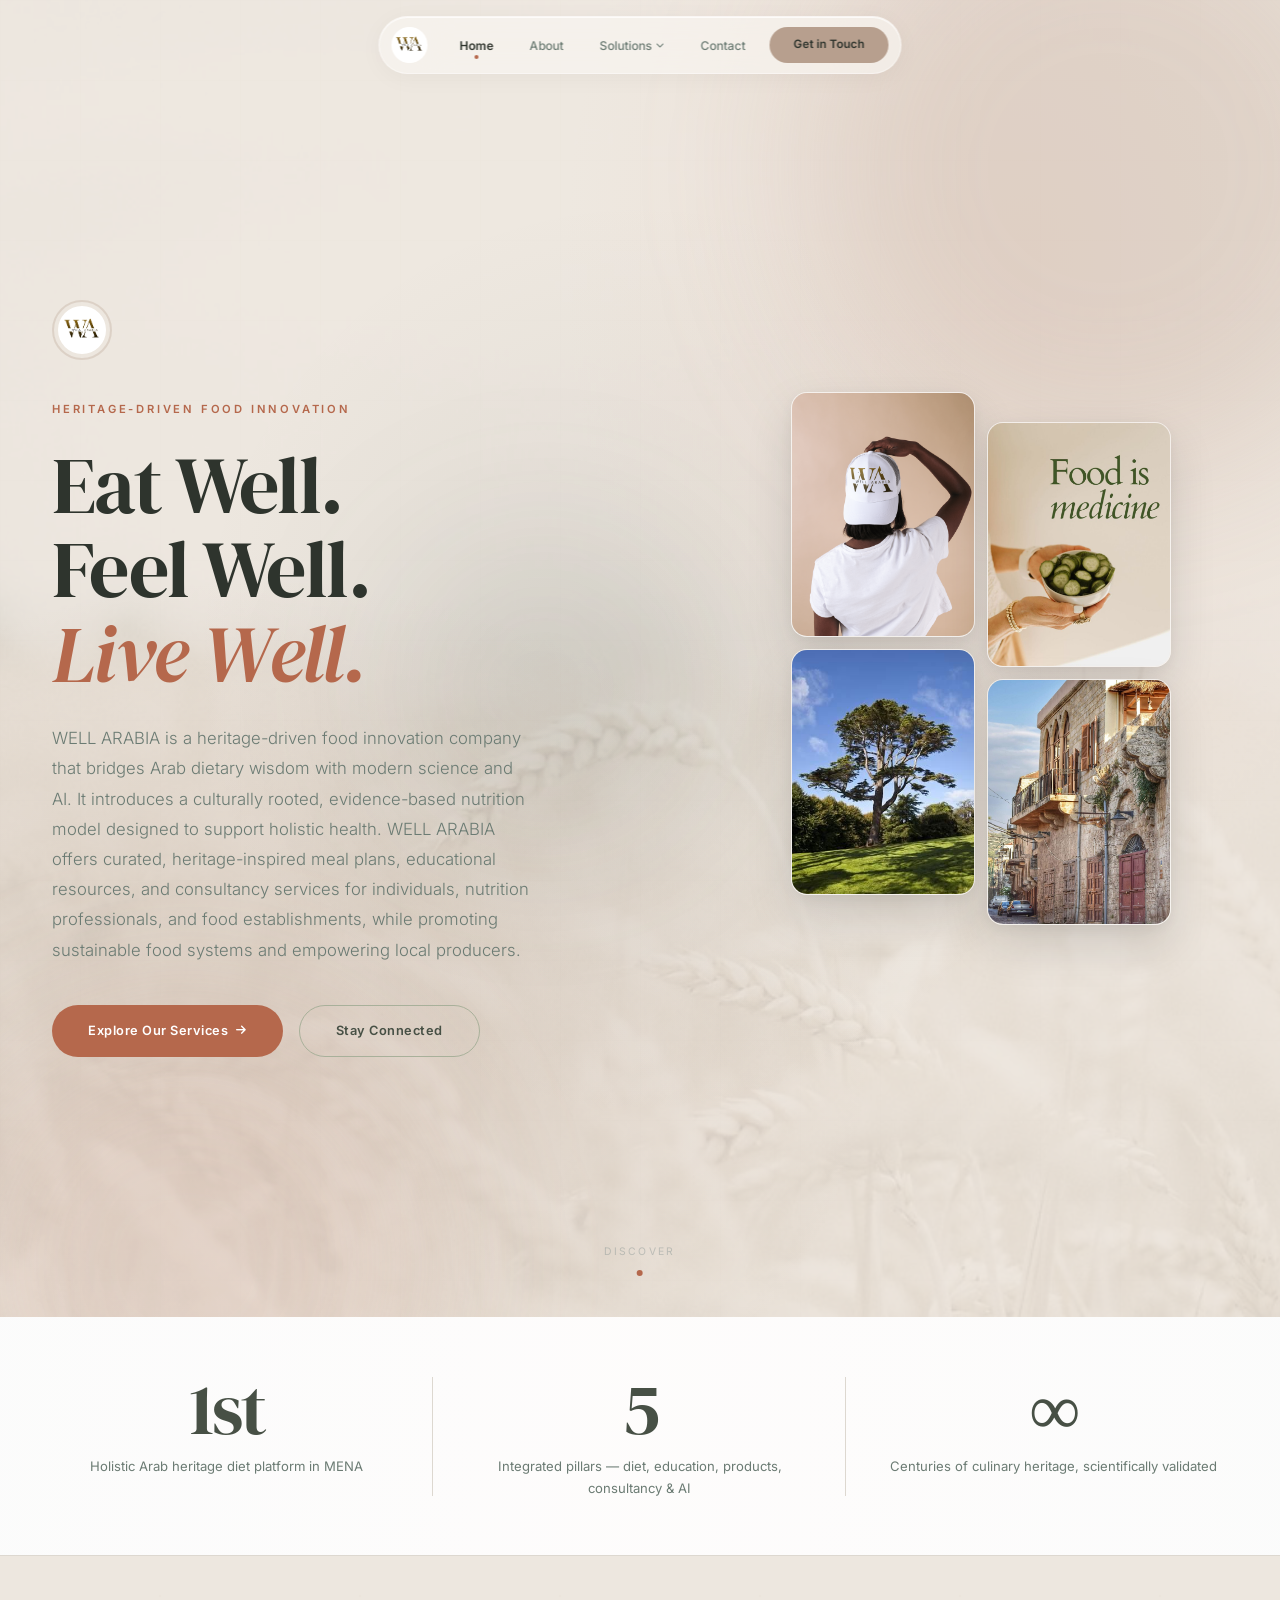
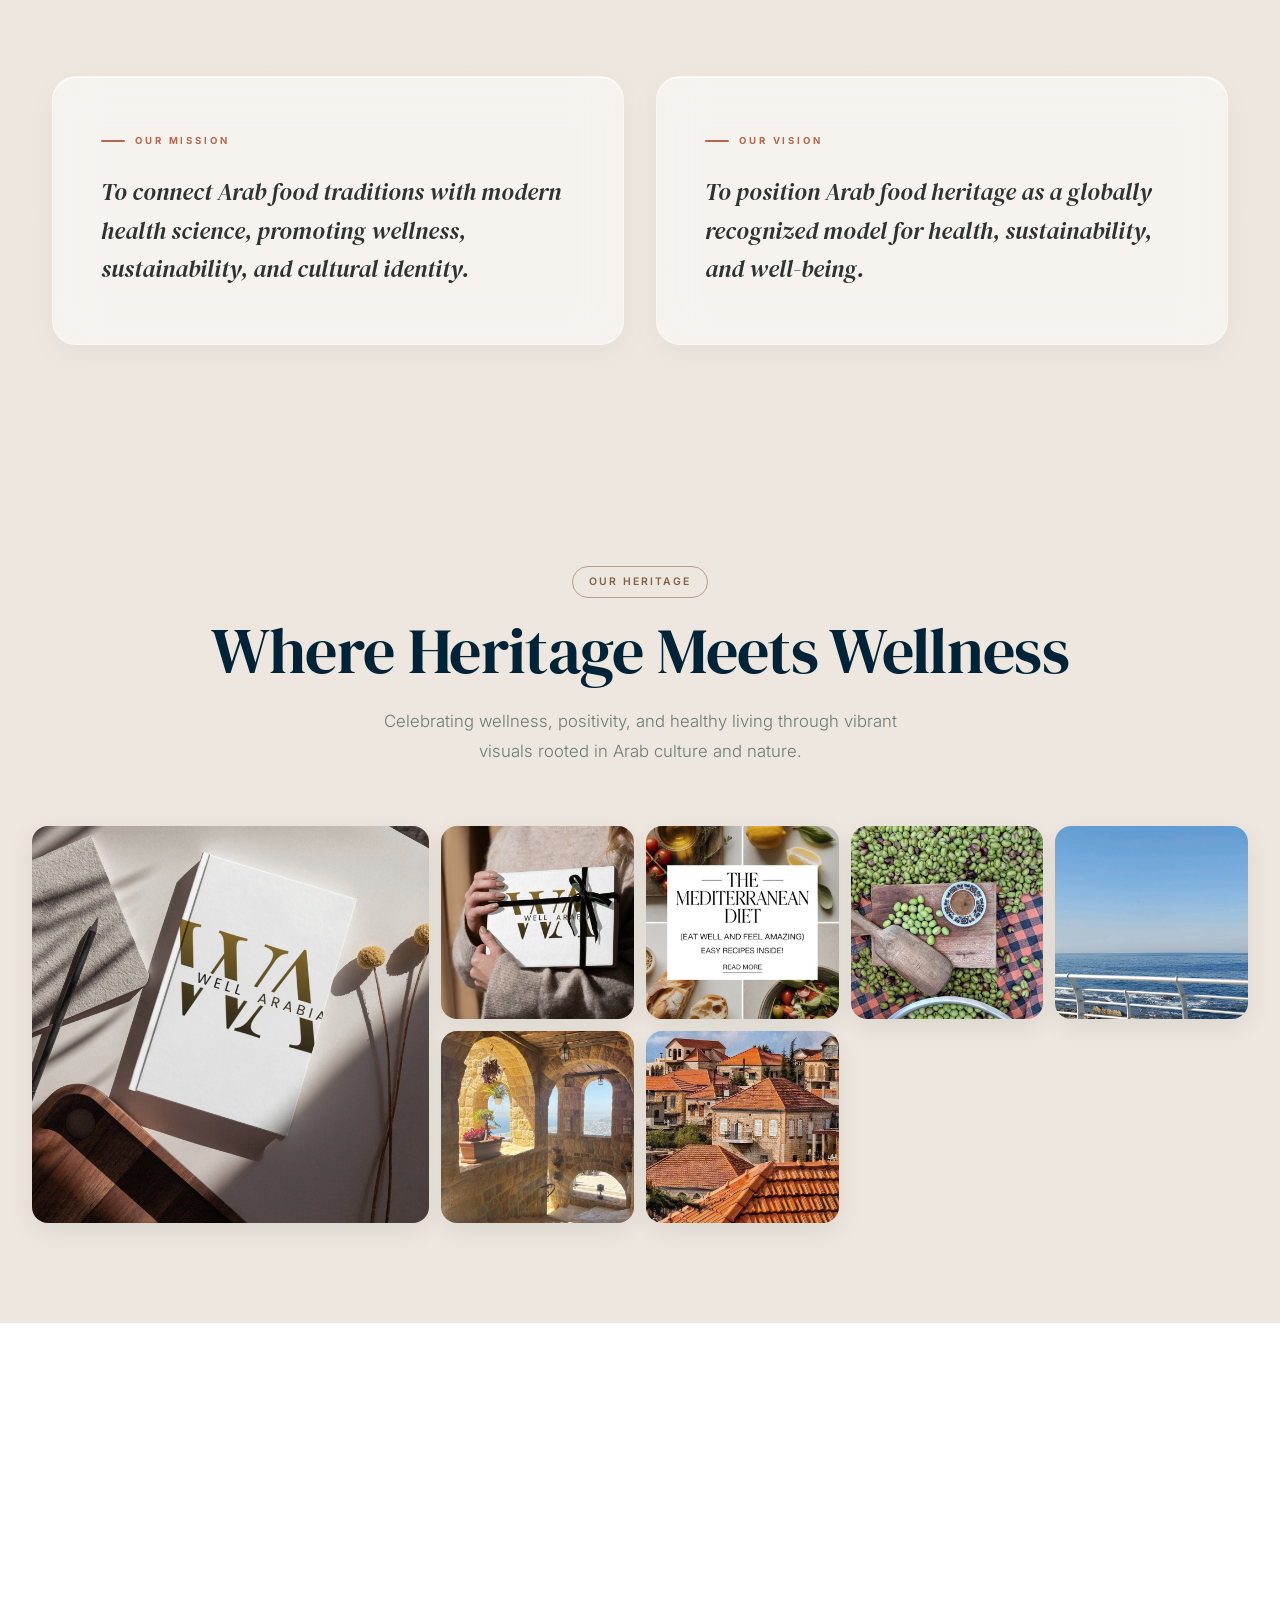
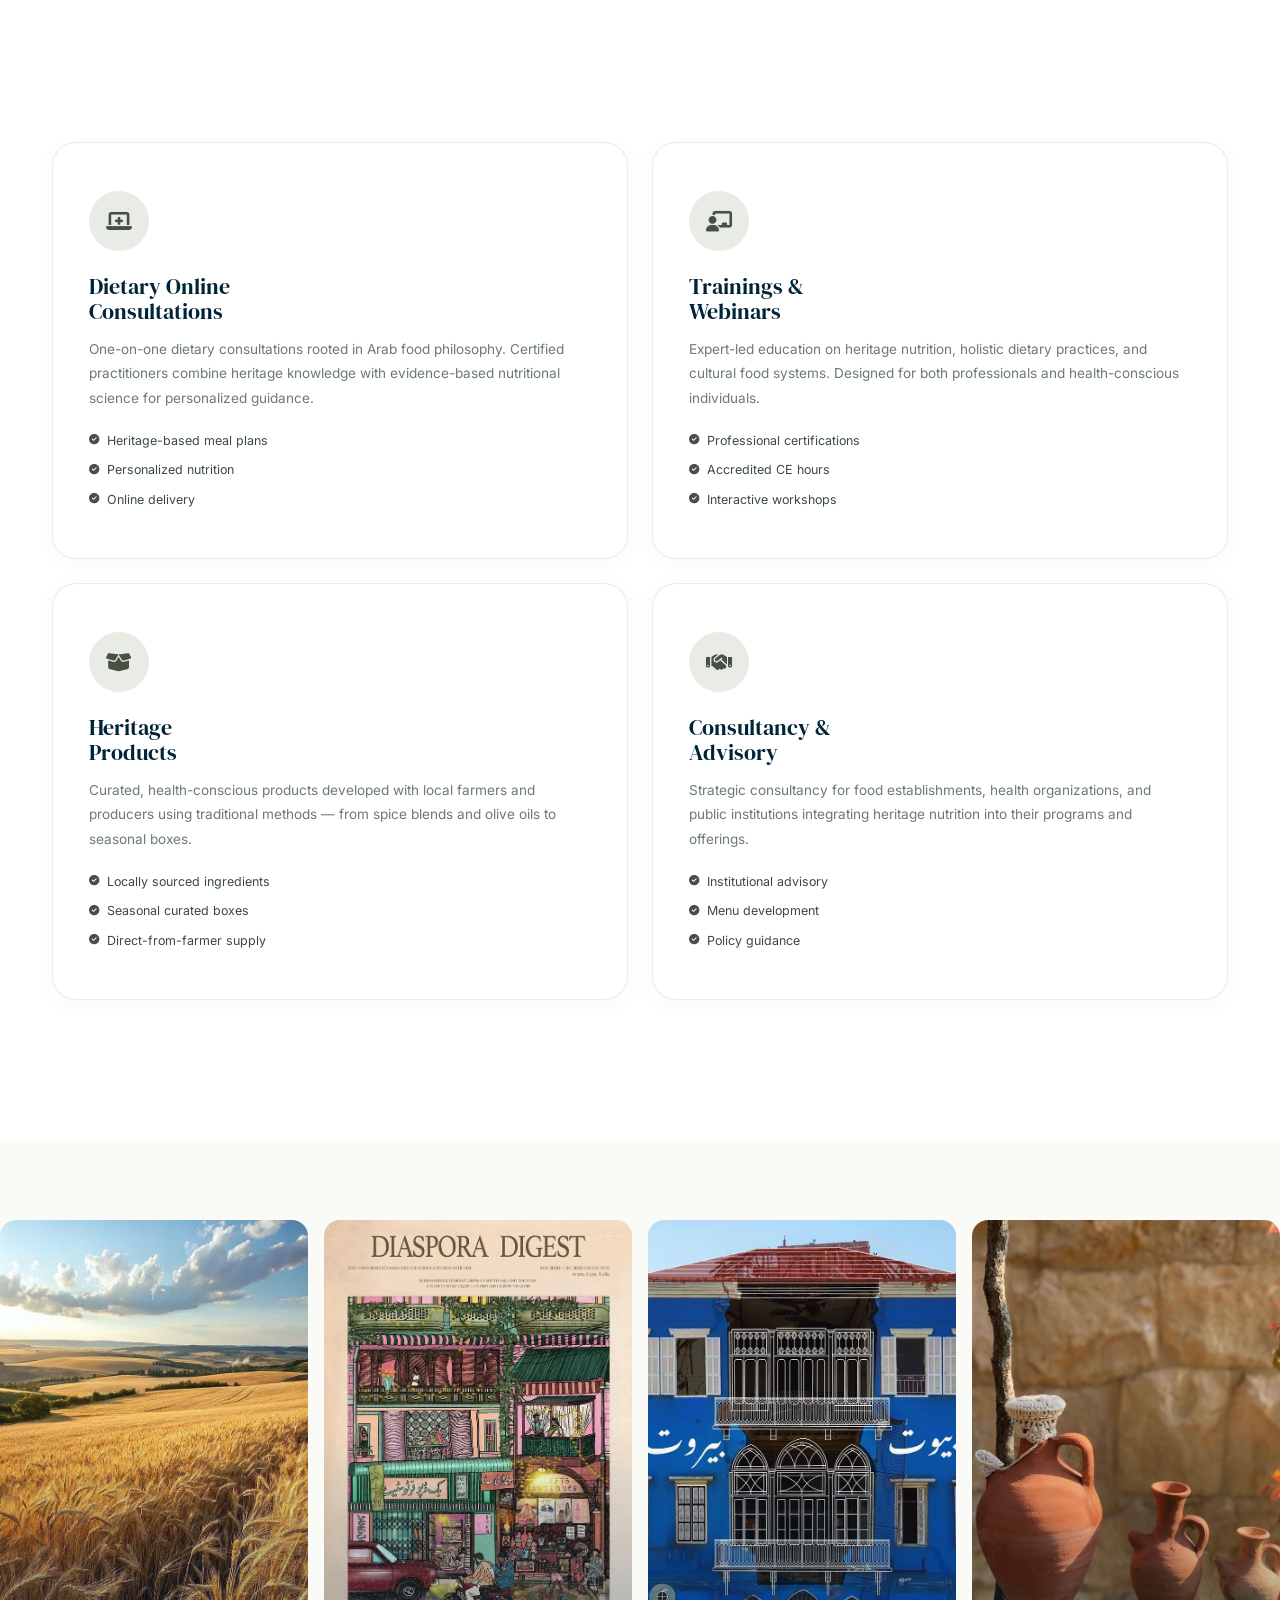
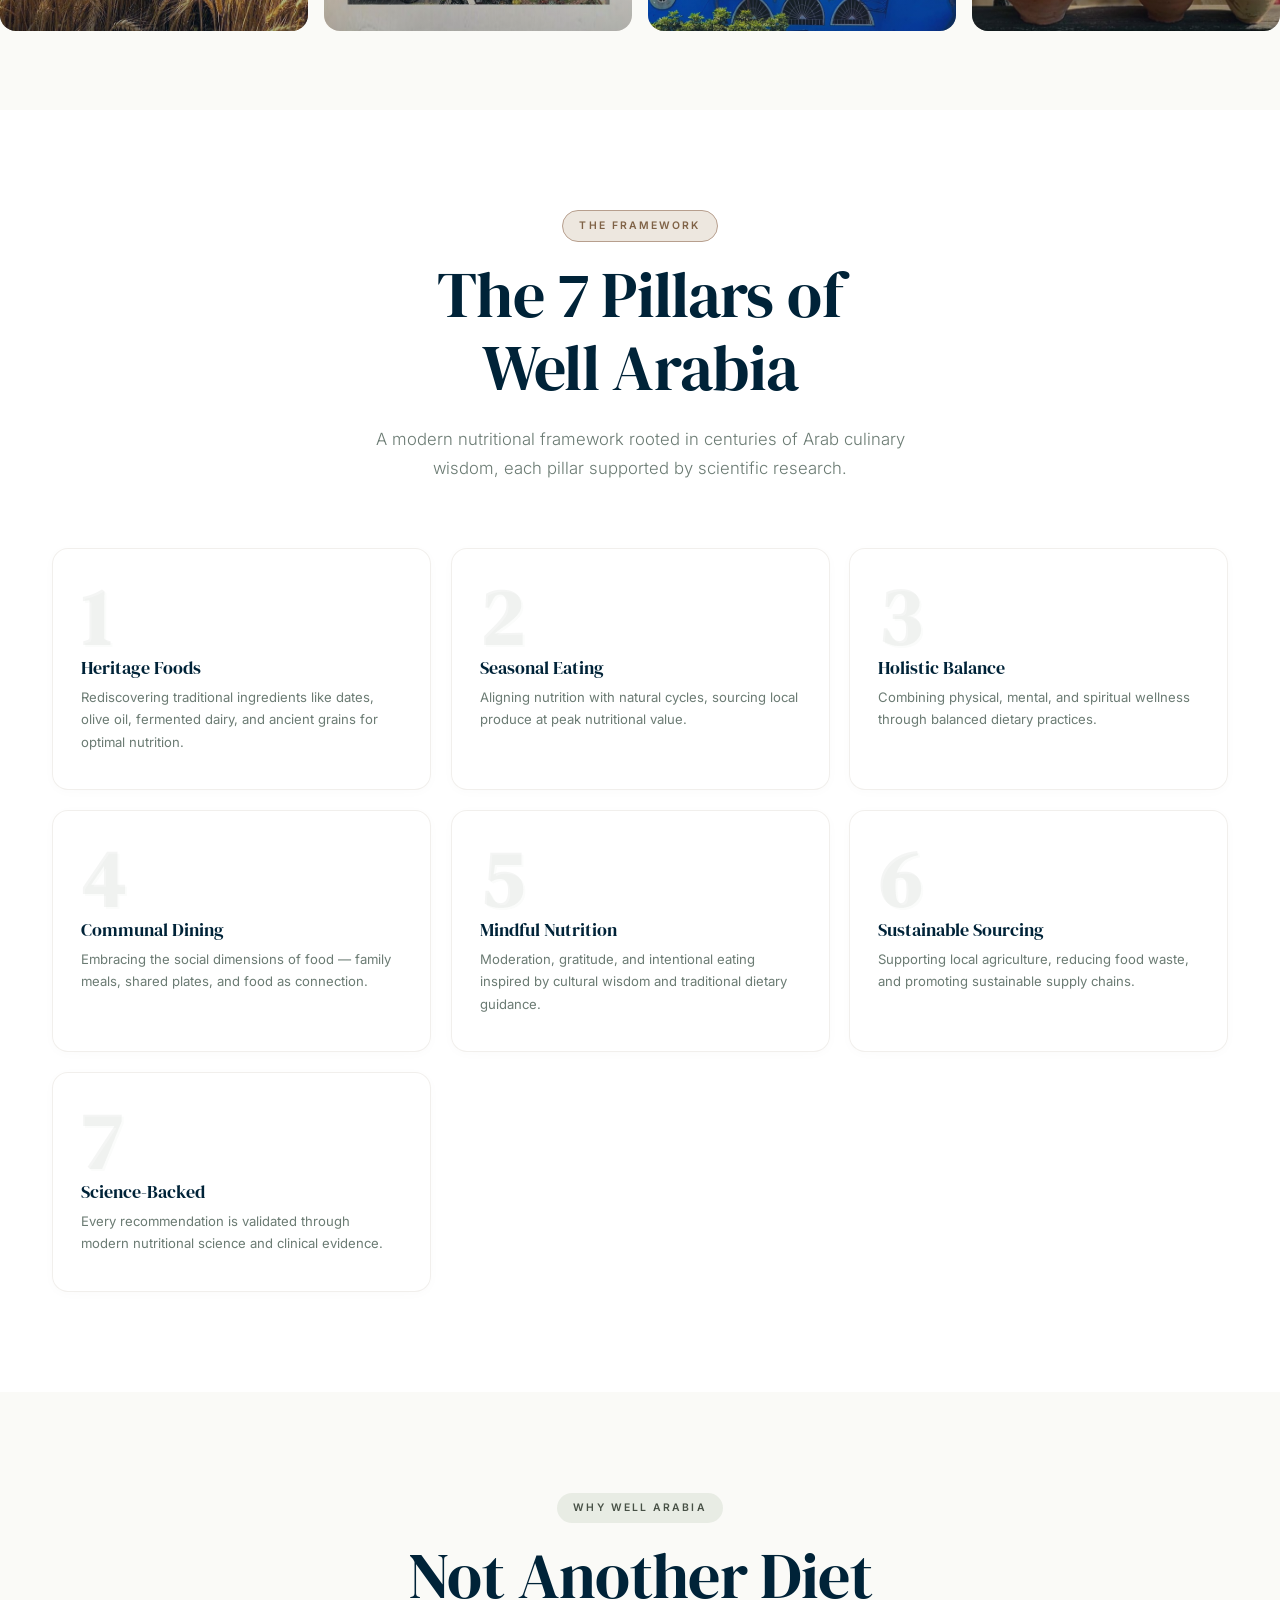
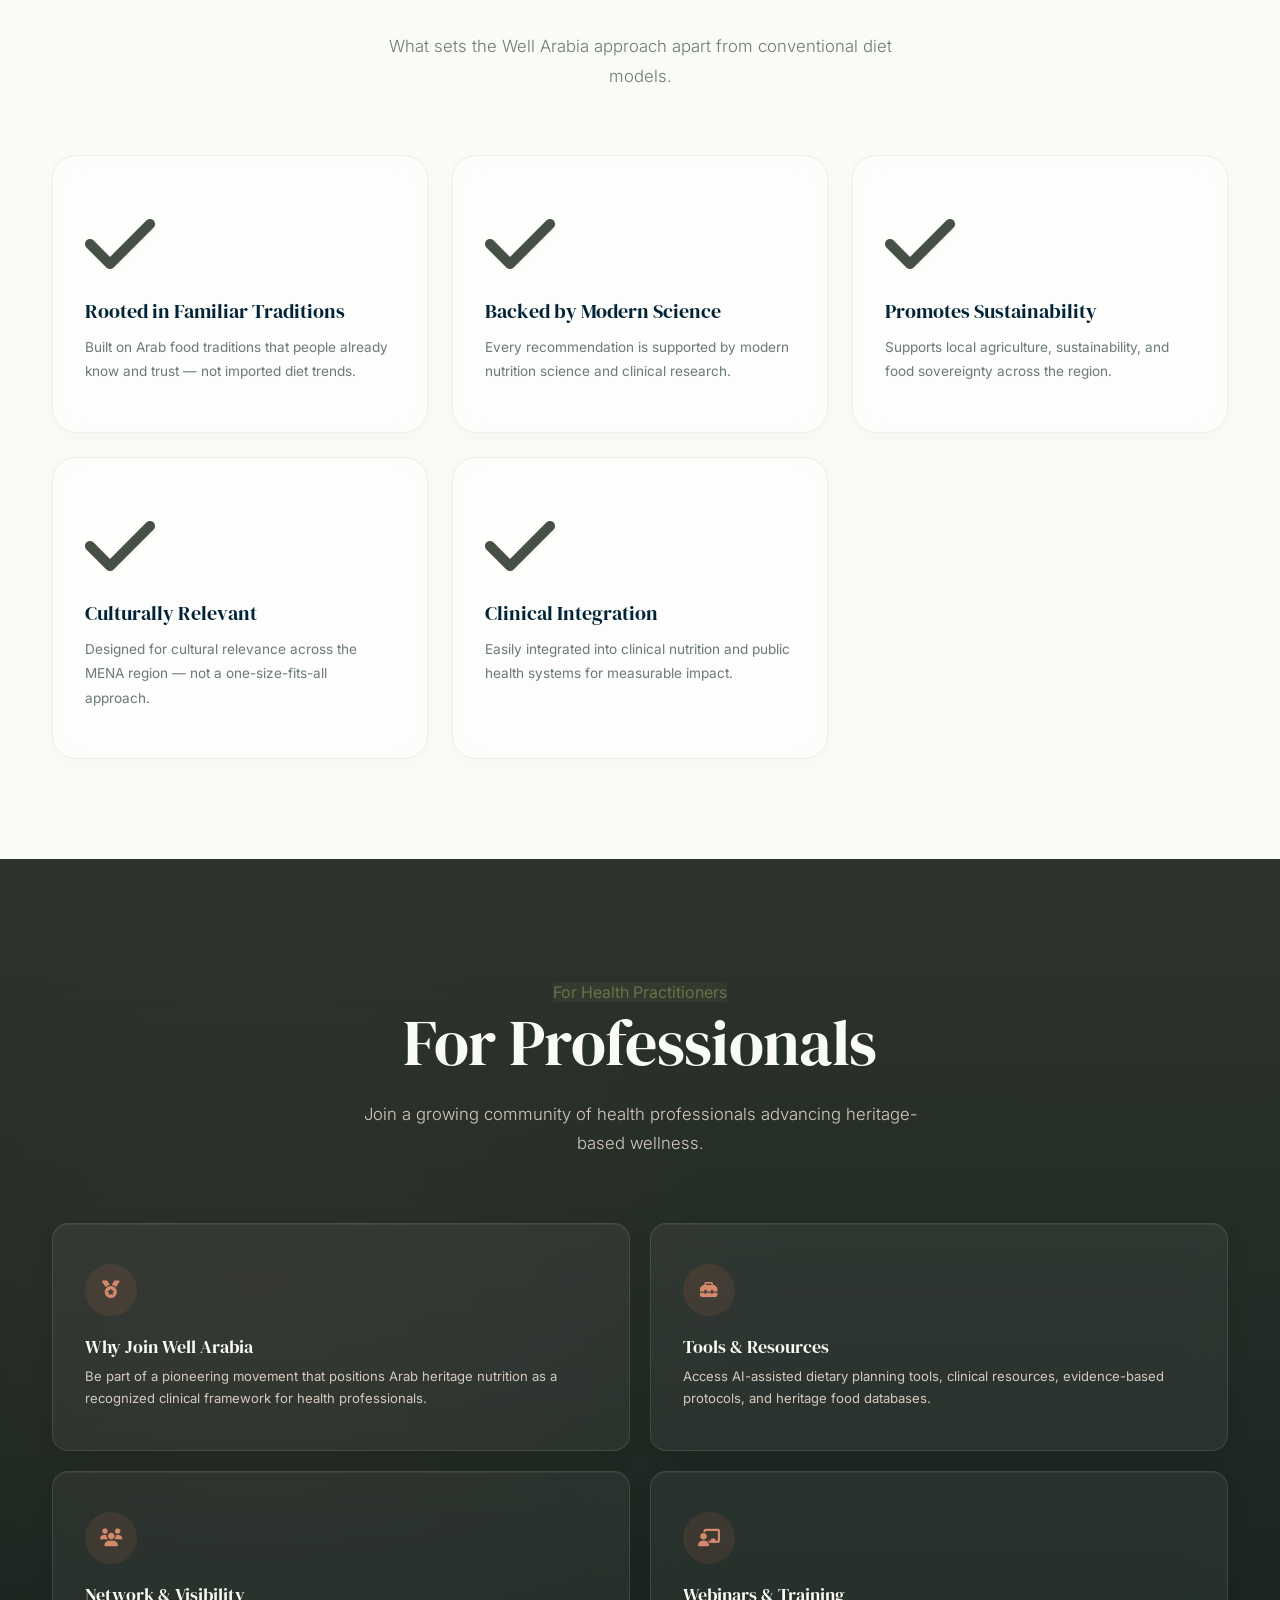
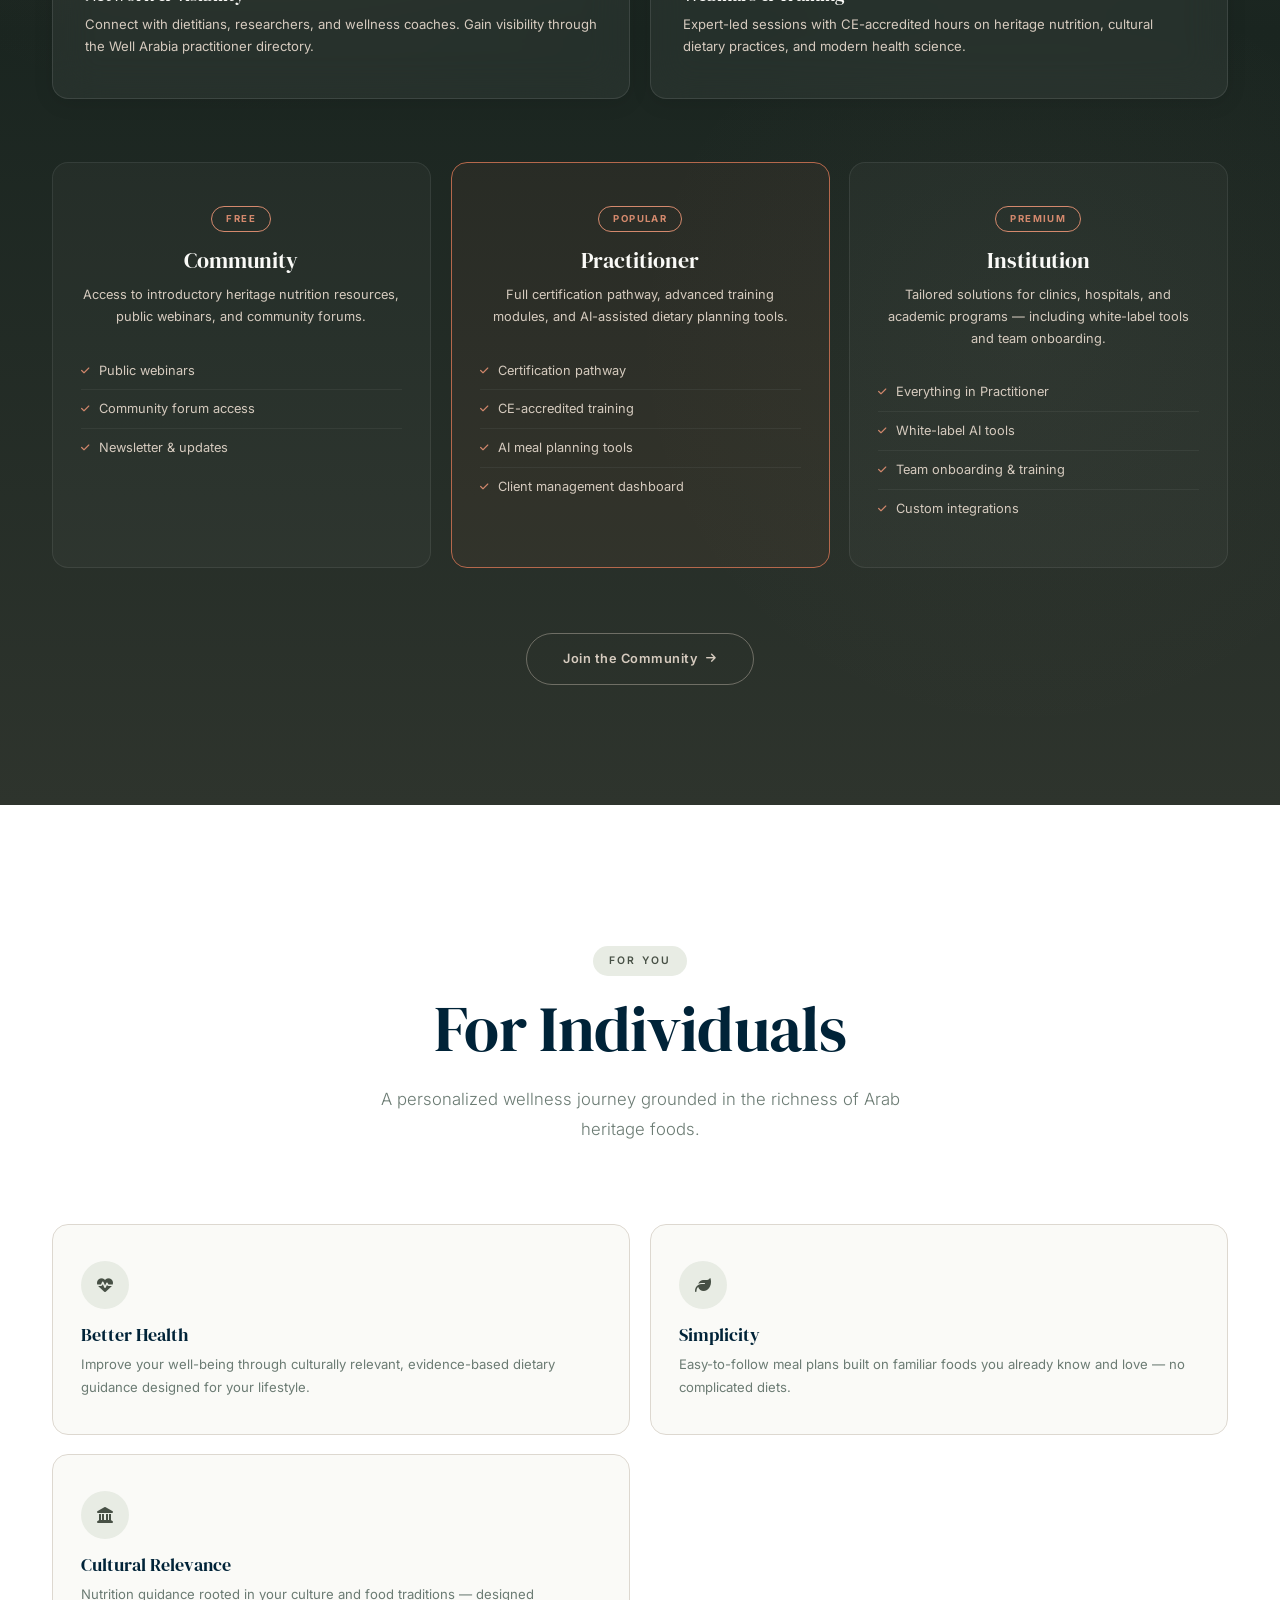
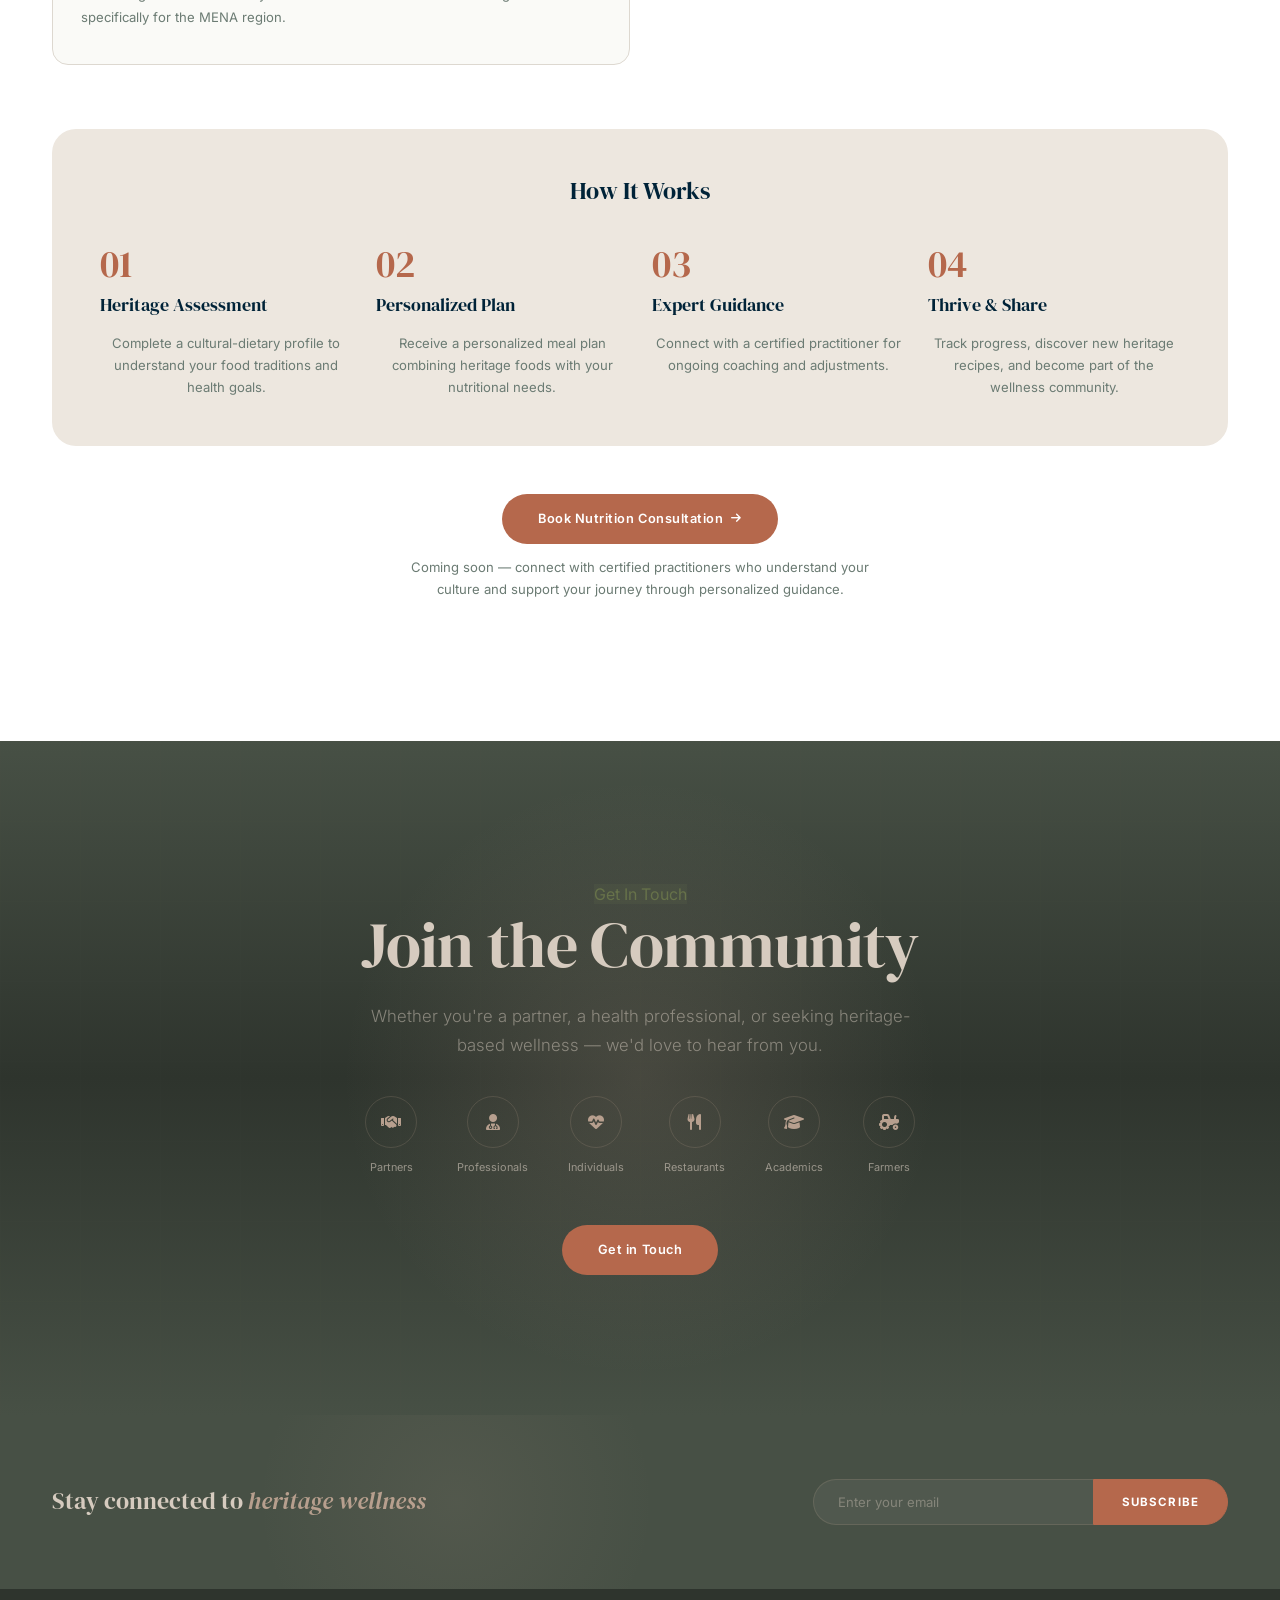
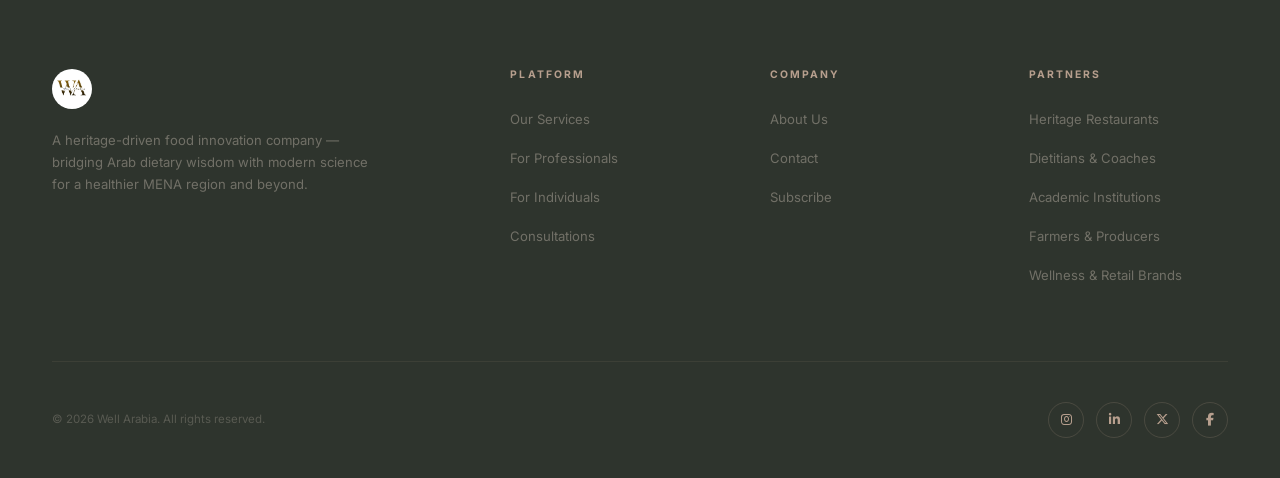
<file: index.html>
<!DOCTYPE html>
<html lang="en">
<head>
    <meta charset="UTF-8">
    <meta name="viewport" content="width=device-width, initial-scale=1.0">
    <meta name="description" content="Well Arabia — the first holistic Arab heritage diet platform bridging ancestral wisdom with modern nutritional science for the MENA region and beyond.">
    <meta name="keywords" content="Arab heritage diet, MENA wellness, heritage foods, ancestral nutrition, cultural health, Arab food traditions, Well Arabia">
    <meta name="author" content="Well Arabia">
    <meta property="og:title" content="Well Arabia — Eat Well. Feel Well. Live Well.">
    <meta property="og:description" content="Heritage-driven food innovation bridging Arab dietary wisdom with modern science and AI.">
    <meta property="og:type" content="website">
    <meta property="og:image" content="logo.jpeg">
    <link rel="icon" type="image/jpeg" href="logo.jpeg">
    <title>Well Arabia — Eat Well. Feel Well. Live Well.</title>
    <link rel="preconnect" href="https://fonts.googleapis.com">
    <link rel="preconnect" href="https://fonts.gstatic.com" crossorigin>
    <link href="https://fonts.googleapis.com/css2?family=DM+Serif+Display:ital@0;1&family=Inter:wght@200;300;400;500;600;700&display=swap" rel="stylesheet">
    <link rel="stylesheet" href="https://cdnjs.cloudflare.com/ajax/libs/font-awesome/6.5.1/css/all.min.css">
    <link rel="stylesheet" href="css/style.css">
</head>
<body>

    <!-- Cursor Glow -->
    <div class="cursor-glow"></div>

    <!-- Loader -->
    <div class="loader" id="loader">
        <div class="loader__spinner"></div>
        <img src="logo.jpeg" alt="Loading" class="loader__logo">
    </div>

    <!-- Scroll Progress -->
    <div class="scroll-bar" id="scrollBar"></div>

    <!-- Navigation -->
    <nav class="nav" id="nav">
        <img src="logo.jpeg" alt="Well Arabia" class="nav__logo">
        <ul class="nav__links">
            <li><a href="index.html" class="nav__link" aria-current="page">Home</a></li>
            <li><a href="about.html" class="nav__link">About</a></li>
            <li class="nav__dropdown">
                <button class="nav__dropdown-toggle">Solutions <i class="fas fa-chevron-down"></i></button>
                <div class="nav__dropdown-panel">
                    <div class="nav__dropdown-grid">
                        <a href="services.html#professionals" class="nav__dropdown-card nav__dropdown-card--pro">
                            <div class="nav__dropdown-card-icon"><i class="fas fa-user-doctor"></i></div>
                            <div class="nav__dropdown-card-title">For Professionals</div>
                            <div class="nav__dropdown-card-desc">Certifications, AI tools, clinical resources &amp; a growing practitioner network.</div>
                            <span class="nav__dropdown-card-arrow">Explore <i class="fas fa-arrow-right"></i></span>
                        </a>
                        <a href="services.html#individuals" class="nav__dropdown-card nav__dropdown-card--ind">
                            <div class="nav__dropdown-card-icon"><i class="fas fa-heart-pulse"></i></div>
                            <div class="nav__dropdown-card-title">For Individuals</div>
                            <div class="nav__dropdown-card-desc">Personalized meal plans, heritage recipes, 1-on-1 coaching &amp; wellness tracking.</div>
                            <span class="nav__dropdown-card-arrow">Explore <i class="fas fa-arrow-right"></i></span>
                        </a>
                    </div>
                    <div class="nav__dropdown-footer">
                        <a href="services.html">View All Services <i class="fas fa-arrow-right" style="font-size:0.55rem"></i></a>
                    </div>
                </div>
            </li>
            <li><a href="contact.html" class="nav__link">Contact</a></li>
        </ul>
        <a href="contact.html" class="nav__cta">Get in Touch</a>
        <div class="nav__hamburger" id="hamburger">
            <span></span><span></span><span></span>
        </div>
    </nav>

    <!-- Mobile Menu -->
    <div class="mob-menu" id="mobMenu">
        <button class="mob-menu__close" id="closeMenu">&times;</button>
        <a href="index.html" onclick="closeMobile()">Home</a>
        <a href="about.html" onclick="closeMobile()">About</a>
        <div class="mob-menu__group">
            <div class="mob-menu__group-title" onclick="this.classList.toggle('open');this.nextElementSibling.classList.toggle('open')">Solutions <i class="fas fa-chevron-down"></i></div>
            <div class="mob-menu__sub">
                <a href="services.html#professionals" onclick="closeMobile()">For Professionals</a>
                <a href="services.html#individuals" onclick="closeMobile()">For Individuals</a>
                <a href="services.html" onclick="closeMobile()">All Services</a>
            </div>
        </div>
        <a href="contact.html" onclick="closeMobile()">Contact</a>
    </div>

    <!-- ═══════════ HERO ═══════════ -->
    <section class="hero" id="home">
        <div class="hero__bg-image"></div>
        <div class="hero__gradient"></div>
        <div class="hero__grid-pattern"></div>
        <div class="hero__blob hero__blob--1"></div>
        <div class="hero__blob hero__blob--2"></div>
        <div class="hero__blob hero__blob--3"></div>

        <div class="hero__content">
            <div class="hero__text">
                <img src="logo.jpeg" alt="Well Arabia" class="hero__logo-badge">
                <div class="hero__tagline">Heritage-Driven Food Innovation</div>
                <h1 class="hero__title">
                    <span class="line">Eat Well.</span>
                    <span class="line">Feel Well.</span>
                    <span class="line"><span class="accent">Live Well.</span></span>
                </h1>
                <p class="hero__desc">WELL ARABIA is a heritage-driven food innovation company that bridges Arab dietary wisdom with modern science and AI. It introduces a culturally rooted, evidence-based nutrition model designed to support holistic health. WELL ARABIA offers curated, heritage-inspired meal plans, educational resources, and consultancy services for individuals, nutrition professionals, and food establishments, while promoting sustainable food systems and empowering local producers.</p>
                <div class="hero__actions">
                    <a href="services.html" class="btn btn--terra btn-magnetic">Explore Our Services <i class="fas fa-arrow-right" style="font-size:0.7rem"></i></a>
                    <a href="contact.html" class="btn btn--outline">Stay Connected</a>
                </div>
            </div>
            <div class="hero__visual">
                <div class="hero__visual-mosaic">
                    <div class="hero__mosaic-img">
                        <img src="images/page4_img3_600x900.png" alt="Heritage food preparation">
                    </div>
                    <div class="hero__mosaic-img">
                        <img src="images/page12_img2_700x1050.png" alt="Traditional Arab wellness">
                    </div>
                    <div class="hero__mosaic-img">
                        <img src="images/page7_img2_325x488.png" alt="Cedar green nature">
                    </div>
                    <div class="hero__mosaic-img">
                        <img src="images/page9_img4_720x1080.png" alt="Stone heritage">
                    </div>
                </div>
            </div>
        </div>

        <div class="hero__scroll">
            <span>Discover</span>
            <div class="hero__scroll-dot"></div>
        </div>
    </section>

    <!-- ═══════════ STATS ═══════════ -->
    <div class="stats">
        <div class="stats__inner">
            <div class="stats__item reveal">
                <div class="stats__num">1st</div>
                <div class="stats__label">Holistic Arab heritage diet platform in MENA</div>
            </div>
            <div class="stats__item reveal reveal-d1">
                <div class="stats__num" data-count="5">0</div>
                <div class="stats__label">Integrated pillars — diet, education, products, consultancy &amp; AI</div>
            </div>
            <div class="stats__item reveal reveal-d2">
                <div class="stats__num">&infin;</div>
                <div class="stats__label">Centuries of culinary heritage, scientifically validated</div>
            </div>
        </div>
    </div>

    <!-- ═══════════ MISSION & VISION ═══════════ -->
    <div class="mission page-transition">
        <div class="mission__bg-pattern"></div>
        <div class="container">
            <div class="mission__grid">
                <div class="mission__card reveal tilt-card">
                    <div class="mission__card-tag">Our Mission</div>
                    <p class="mission__card-text">To connect Arab food traditions with modern health science, promoting wellness, sustainability, and cultural identity.</p>
                </div>
                <div class="mission__card reveal reveal-d2 tilt-card">
                    <div class="mission__card-tag">Our Vision</div>
                    <p class="mission__card-text">To position Arab food heritage as a globally recognized model for health, sustainability, and well-being.</p>
                </div>
            </div>
        </div>
    </div>

    <!-- ═══════════ HERITAGE GALLERY ═══════════ -->
    <div class="heritage-gallery">
        <div class="container">
            <div class="heritage-gallery__header reveal">
                <span class="tag--sand">Our Heritage</span>
                <h2 class="section-title">Where Heritage Meets Wellness</h2>
                <p class="section-desc" style="margin:0 auto;">Celebrating wellness, positivity, and healthy living through vibrant visuals rooted in Arab culture and nature.</p>
            </div>
        </div>
        <div class="heritage-gallery__grid reveal">
            <div class="heritage-gallery__item">
                <img src="images/page4_img5_1080x720.png" alt="Heritage food preparation">
            </div>
            <div class="heritage-gallery__item">
                <img src="images/page5_img3_1080x682.png" alt="Traditional Arab food">
            </div>
            <div class="heritage-gallery__item">
                <img src="images/page13_img1_663x1180.png" alt="Heritage cuisine">
            </div>
            <div class="heritage-gallery__item">
                <img src="images/page7_img4_720x1280.png" alt="Cedar landscapes">
            </div>
            <div class="heritage-gallery__item">
                <img src="images/page8_img3_663x1178.png" alt="Mediterranean lifestyle">
            </div>
            <div class="heritage-gallery__item">
                <img src="images/page9_img3_720x960.png" alt="Heritage villages">
            </div>
            <div class="heritage-gallery__item">
                <img src="images/page10_img3_756x921.png" alt="Terracotta traditions">
            </div>
        </div>
    </div>

    <!-- ═══════════ OUR SERVICES ═══════════ -->
    <section class="services page-transition" id="services">
        <div class="container">
            <div class="services__header reveal">
                <span class="tag">What We Offer</span>
                <h2 class="section-title">Our Services</h2>
                <p class="section-desc" style="margin:0 auto">Heritage-inspired health solutions — powered by science, culture, and innovation.</p>
            </div>

            <div class="srv-pillars stagger-children">
                <div class="srv-pillar reveal tilt-card">
                    <div class="srv-pillar__icon"><i class="fas fa-laptop-medical"></i></div>
                    <h3 class="srv-pillar__title">Dietary Online<br>Consultations</h3>
                    <p class="srv-pillar__desc">One-on-one dietary consultations rooted in Arab food philosophy. Certified practitioners combine heritage knowledge with evidence-based nutritional science for personalized guidance.</p>
                    <div class="srv-pillar__features">
                        <span><i class="fas fa-check-circle"></i> Heritage-based meal plans</span>
                        <span><i class="fas fa-check-circle"></i> Personalized nutrition</span>
                        <span><i class="fas fa-check-circle"></i> Online delivery</span>
                    </div>
                </div>
                <div class="srv-pillar reveal reveal-d1 tilt-card">
                    <div class="srv-pillar__icon"><i class="fas fa-chalkboard-teacher"></i></div>
                    <h3 class="srv-pillar__title">Trainings &amp;<br>Webinars</h3>
                    <p class="srv-pillar__desc">Expert-led education on heritage nutrition, holistic dietary practices, and cultural food systems. Designed for both professionals and health-conscious individuals.</p>
                    <div class="srv-pillar__features">
                        <span><i class="fas fa-check-circle"></i> Professional certifications</span>
                        <span><i class="fas fa-check-circle"></i> Accredited CE hours</span>
                        <span><i class="fas fa-check-circle"></i> Interactive workshops</span>
                    </div>
                </div>
                <div class="srv-pillar reveal reveal-d2 tilt-card">
                    <div class="srv-pillar__icon"><i class="fas fa-box-open"></i></div>
                    <h3 class="srv-pillar__title">Heritage<br>Products</h3>
                    <p class="srv-pillar__desc">Curated, health-conscious products developed with local farmers and producers using traditional methods — from spice blends and olive oils to seasonal boxes.</p>
                    <div class="srv-pillar__features">
                        <span><i class="fas fa-check-circle"></i> Locally sourced ingredients</span>
                        <span><i class="fas fa-check-circle"></i> Seasonal curated boxes</span>
                        <span><i class="fas fa-check-circle"></i> Direct-from-farmer supply</span>
                    </div>
                </div>
                <div class="srv-pillar reveal reveal-d3 tilt-card">
                    <div class="srv-pillar__icon"><i class="fas fa-handshake"></i></div>
                    <h3 class="srv-pillar__title">Consultancy &amp;<br>Advisory</h3>
                    <p class="srv-pillar__desc">Strategic consultancy for food establishments, health organizations, and public institutions integrating heritage nutrition into their programs and offerings.</p>
                    <div class="srv-pillar__features">
                        <span><i class="fas fa-check-circle"></i> Institutional advisory</span>
                        <span><i class="fas fa-check-circle"></i> Menu development</span>
                        <span><i class="fas fa-check-circle"></i> Policy guidance</span>
                    </div>
                </div>
            </div>
        </div>
    </section>

    <!-- ═══════════ GALLERY ROW ═══════════ -->
    <div class="gallery-row reveal">
        <div class="gallery-row__item"><img src="images/page13_img2_663x1178.png" alt="Heritage food"></div>
        <div class="gallery-row__item"><img src="images/page7_img3_745x913.png" alt="Arab landscape"></div>
        <div class="gallery-row__item"><img src="images/page8_img2_756x945.png" alt="Traditional ingredients"></div>
        <div class="gallery-row__item"><img src="images/page10_img2_736x875.png" alt="Wellness lifestyle"></div>
    </div>

    <!-- ═══════════ 7 PILLARS OF THE WELL ARABIA DIET ═══════════ -->
    <section class="pillars7" id="pillars">
        <div class="container">
            <div class="pillars7__header reveal">
                <span class="tag--sand">The Framework</span>
                <h2 class="section-title">The 7 Pillars of<br>Well Arabia</h2>
                <p class="section-desc" style="margin:0 auto">A modern nutritional framework rooted in centuries of Arab culinary wisdom, each pillar supported by scientific research.</p>
            </div>

            <div class="pillars7__grid stagger-children">
                <div class="p7card reveal tilt-card" style="--i:0">
                    <div class="p7card__num">1</div>
                    <h3 class="p7card__title">Heritage Foods</h3>
                    <p class="p7card__desc">Rediscovering traditional ingredients like dates, olive oil, fermented dairy, and ancient grains for optimal nutrition.</p>
                </div>
                <div class="p7card reveal tilt-card" style="--i:1">
                    <div class="p7card__num">2</div>
                    <h3 class="p7card__title">Seasonal Eating</h3>
                    <p class="p7card__desc">Aligning nutrition with natural cycles, sourcing local produce at peak nutritional value.</p>
                </div>
                <div class="p7card reveal tilt-card" style="--i:2">
                    <div class="p7card__num">3</div>
                    <h3 class="p7card__title">Holistic Balance</h3>
                    <p class="p7card__desc">Combining physical, mental, and spiritual wellness through balanced dietary practices.</p>
                </div>
                <div class="p7card reveal tilt-card" style="--i:3">
                    <div class="p7card__num">4</div>
                    <h3 class="p7card__title">Communal Dining</h3>
                    <p class="p7card__desc">Embracing the social dimensions of food — family meals, shared plates, and food as connection.</p>
                </div>
                <div class="p7card reveal tilt-card" style="--i:4">
                    <div class="p7card__num">5</div>
                    <h3 class="p7card__title">Mindful Nutrition</h3>
                    <p class="p7card__desc">Moderation, gratitude, and intentional eating inspired by cultural wisdom and traditional dietary guidance.</p>
                </div>
                <div class="p7card reveal tilt-card" style="--i:5">
                    <div class="p7card__num">6</div>
                    <h3 class="p7card__title">Sustainable Sourcing</h3>
                    <p class="p7card__desc">Supporting local agriculture, reducing food waste, and promoting sustainable supply chains.</p>
                </div>
                <div class="p7card reveal tilt-card" style="--i:6">
                    <div class="p7card__num">7</div>
                    <h3 class="p7card__title">Science-Backed</h3>
                    <p class="p7card__desc">Every recommendation is validated through modern nutritional science and clinical evidence.</p>
                </div>
            </div>
        </div>
    </section>

    <!-- ═══════════ NOT ANOTHER DIET — WHAT MAKES IT DIFFERENT ═══════════ -->
    <section class="difference">
        <div class="container">
            <div class="difference__header reveal">
                <span class="tag">Why Well Arabia</span>
                <h2 class="section-title">Not Another Diet</h2>
                <p class="section-desc" style="margin:0 auto">What sets the Well Arabia approach apart from conventional diet models.</p>
            </div>
            <div class="difference__grid">
                <div class="diff-item reveal tilt-card">
                    <div class="diff-item__num"><i class="fas fa-check" style="color:var(--cedar)"></i></div>
                    <h3 class="diff-item__title">Rooted in Familiar Traditions</h3>
                    <p class="diff-item__desc">Built on Arab food traditions that people already know and trust — not imported diet trends.</p>
                </div>
                <div class="diff-item reveal reveal-d1 tilt-card">
                    <div class="diff-item__num"><i class="fas fa-check" style="color:var(--cedar)"></i></div>
                    <h3 class="diff-item__title">Backed by Modern Science</h3>
                    <p class="diff-item__desc">Every recommendation is supported by modern nutrition science and clinical research.</p>
                </div>
                <div class="diff-item reveal reveal-d2 tilt-card">
                    <div class="diff-item__num"><i class="fas fa-check" style="color:var(--cedar)"></i></div>
                    <h3 class="diff-item__title">Promotes Sustainability</h3>
                    <p class="diff-item__desc">Supports local agriculture, sustainability, and food sovereignty across the region.</p>
                </div>
                <div class="diff-item reveal tilt-card">
                    <div class="diff-item__num"><i class="fas fa-check" style="color:var(--cedar)"></i></div>
                    <h3 class="diff-item__title">Culturally Relevant</h3>
                    <p class="diff-item__desc">Designed for cultural relevance across the MENA region — not a one-size-fits-all approach.</p>
                </div>
                <div class="diff-item reveal reveal-d1 tilt-card">
                    <div class="diff-item__num"><i class="fas fa-check" style="color:var(--cedar)"></i></div>
                    <h3 class="diff-item__title">Clinical Integration</h3>
                    <p class="diff-item__desc">Easily integrated into clinical nutrition and public health systems for measurable impact.</p>
                </div>
            </div>
        </div>
    </section>

    <!-- ═══════════ FOR PROFESSIONALS ═══════════ -->
    <section class="professionals" id="professionals">
        <div class="container">
            <div class="professionals__header reveal">
                <span class="tag--dark">For Health Practitioners</span>
                <h2 class="section-title" style="color:var(--bg-main)">For Professionals</h2>
                <p class="section-desc" style="color:var(--sand-light);margin:0 auto">Join a growing community of health professionals advancing heritage-based wellness.</p>
            </div>

            <div class="pro-bento">
                <div class="pro-card reveal tilt-card">
                    <div class="pro-card__icon"><i class="fas fa-medal"></i></div>
                    <h3 class="pro-card__title">Why Join Well Arabia</h3>
                    <p class="pro-card__desc">Be part of a pioneering movement that positions Arab heritage nutrition as a recognized clinical framework for health professionals.</p>
                </div>
                <div class="pro-card reveal reveal-d1 tilt-card">
                    <div class="pro-card__icon"><i class="fas fa-toolbox"></i></div>
                    <h3 class="pro-card__title">Tools &amp; Resources</h3>
                    <p class="pro-card__desc">Access AI-assisted dietary planning tools, clinical resources, evidence-based protocols, and heritage food databases.</p>
                </div>
                <div class="pro-card reveal reveal-d2 tilt-card">
                    <div class="pro-card__icon"><i class="fas fa-users"></i></div>
                    <h3 class="pro-card__title">Network &amp; Visibility</h3>
                    <p class="pro-card__desc">Connect with dietitians, researchers, and wellness coaches. Gain visibility through the Well Arabia practitioner directory.</p>
                </div>
                <div class="pro-card reveal reveal-d3 tilt-card">
                    <div class="pro-card__icon"><i class="fas fa-chalkboard-teacher"></i></div>
                    <h3 class="pro-card__title">Webinars &amp; Training</h3>
                    <p class="pro-card__desc">Expert-led sessions with CE-accredited hours on heritage nutrition, cultural dietary practices, and modern health science.</p>
                </div>
            </div>

            <!-- Membership Categories -->
            <div class="tier-grid">
                <div class="tier-card reveal tilt-card">
                    <div class="tier-card__tag">Free</div>
                    <h3 class="tier-card__title">Community</h3>
                    <p class="tier-card__desc">Access to introductory heritage nutrition resources, public webinars, and community forums.</p>
                    <ul class="tier-card__list">
                        <li><i class="fas fa-check"></i> Public webinars</li>
                        <li><i class="fas fa-check"></i> Community forum access</li>
                        <li><i class="fas fa-check"></i> Newsletter &amp; updates</li>
                    </ul>
                </div>
                <div class="tier-card tier-card--featured reveal reveal-d1 tilt-card">
                    <div class="tier-card__tag">Popular</div>
                    <h3 class="tier-card__title">Practitioner</h3>
                    <p class="tier-card__desc">Full certification pathway, advanced training modules, and AI-assisted dietary planning tools.</p>
                    <ul class="tier-card__list">
                        <li><i class="fas fa-check"></i> Certification pathway</li>
                        <li><i class="fas fa-check"></i> CE-accredited training</li>
                        <li><i class="fas fa-check"></i> AI meal planning tools</li>
                        <li><i class="fas fa-check"></i> Client management dashboard</li>
                    </ul>
                </div>
                <div class="tier-card reveal reveal-d2 tilt-card">
                    <div class="tier-card__tag">Premium</div>
                    <h3 class="tier-card__title">Institution</h3>
                    <p class="tier-card__desc">Tailored solutions for clinics, hospitals, and academic programs — including white-label tools and team onboarding.</p>
                    <ul class="tier-card__list">
                        <li><i class="fas fa-check"></i> Everything in Practitioner</li>
                        <li><i class="fas fa-check"></i> White-label AI tools</li>
                        <li><i class="fas fa-check"></i> Team onboarding &amp; training</li>
                        <li><i class="fas fa-check"></i> Custom integrations</li>
                    </ul>
                </div>
            </div>

            <div style="text-align:center;margin-top:48px" class="reveal">
                <a href="contact.html" class="btn btn--outline-light btn-magnetic">Join the Community <i class="fas fa-arrow-right" style="font-size:0.7rem"></i></a>
            </div>
        </div>
    </section>

    <!-- ═══════════ FOR INDIVIDUALS ═══════════ -->
    <section class="individuals" id="individuals">
        <div class="container">
            <div class="individuals__header reveal">
                <span class="tag">For You</span>
                <h2 class="section-title">For Individuals</h2>
                <p class="section-desc" style="margin:0 auto">A personalized wellness journey grounded in the richness of Arab heritage foods.</p>
            </div>

            <div class="ind-gains stagger-children">
                <div class="ind-gain reveal tilt-card" style="--i:0">
                    <div class="ind-gain__icon"><i class="fas fa-heart-pulse"></i></div>
                    <h3 class="ind-gain__title">Better Health</h3>
                    <p class="ind-gain__desc">Improve your well-being through culturally relevant, evidence-based dietary guidance designed for your lifestyle.</p>
                </div>
                <div class="ind-gain reveal tilt-card" style="--i:1">
                    <div class="ind-gain__icon"><i class="fas fa-leaf"></i></div>
                    <h3 class="ind-gain__title">Simplicity</h3>
                    <p class="ind-gain__desc">Easy-to-follow meal plans built on familiar foods you already know and love — no complicated diets.</p>
                </div>
                <div class="ind-gain reveal tilt-card" style="--i:2">
                    <div class="ind-gain__icon"><i class="fas fa-landmark"></i></div>
                    <h3 class="ind-gain__title">Cultural Relevance</h3>
                    <p class="ind-gain__desc">Nutrition guidance rooted in your culture and food traditions — designed specifically for the MENA region.</p>
                </div>
            </div>

            <!-- How It Works -->
            <div class="steps reveal">
                <h3 class="steps__title">How It Works</h3>
                <div class="steps__grid stagger-children">
                    <div class="step reveal" style="--i:0">
                        <div class="step__num">01</div>
                        <h4 class="step__title">Heritage Assessment</h4>
                        <p class="step__desc">Complete a cultural-dietary profile to understand your food traditions and health goals.</p>
                    </div>
                    <div class="step reveal" style="--i:1">
                        <div class="step__num">02</div>
                        <h4 class="step__title">Personalized Plan</h4>
                        <p class="step__desc">Receive a personalized meal plan combining heritage foods with your nutritional needs.</p>
                    </div>
                    <div class="step reveal" style="--i:2">
                        <div class="step__num">03</div>
                        <h4 class="step__title">Expert Guidance</h4>
                        <p class="step__desc">Connect with a certified practitioner for ongoing coaching and adjustments.</p>
                    </div>
                    <div class="step reveal" style="--i:3">
                        <div class="step__num">04</div>
                        <h4 class="step__title">Thrive &amp; Share</h4>
                        <p class="step__desc">Track progress, discover new heritage recipes, and become part of the wellness community.</p>
                    </div>
                </div>
            </div>

            <div style="text-align:center;margin-top:48px" class="reveal">
                <a href="contact.html" class="btn btn--terra btn-magnetic">Book Nutrition Consultation <i class="fas fa-arrow-right" style="font-size:0.7rem"></i></a>
                <p style="color:var(--text-mid);font-size:0.82rem;margin-top:12px;max-width:480px;margin-left:auto;margin-right:auto">Coming soon — connect with certified practitioners who understand your culture and support your journey through personalized guidance.</p>
            </div>
        </div>
    </section>

    <!-- ═══════════ JOIN THE COMMUNITY / GET IN TOUCH ═══════════ -->
    <div class="partner">
        <div class="partner__glow"></div>
        <div class="partner__content">
            <div class="container">
                <span class="tag--dark">Get In Touch</span>
                <h2 class="section-title">Join the Community</h2>
                <p class="section-desc partner__desc">Whether you're a partner, a health professional, or seeking heritage-based wellness — we'd love to hear from you.</p>
                <div class="partner__types">
                    <div class="ptype">
                        <div class="ptype__icon"><i class="fas fa-handshake"></i></div>
                        <div class="ptype__label">Partners</div>
                    </div>
                    <div class="ptype">
                        <div class="ptype__icon"><i class="fas fa-user-doctor"></i></div>
                        <div class="ptype__label">Professionals</div>
                    </div>
                    <div class="ptype">
                        <div class="ptype__icon"><i class="fas fa-heart-pulse"></i></div>
                        <div class="ptype__label">Individuals</div>
                    </div>
                    <div class="ptype">
                        <div class="ptype__icon"><i class="fas fa-utensils"></i></div>
                        <div class="ptype__label">Restaurants</div>
                    </div>
                    <div class="ptype">
                        <div class="ptype__icon"><i class="fas fa-graduation-cap"></i></div>
                        <div class="ptype__label">Academics</div>
                    </div>
                    <div class="ptype">
                        <div class="ptype__icon"><i class="fas fa-tractor"></i></div>
                        <div class="ptype__label">Farmers</div>
                    </div>
                </div>
                <a href="contact.html" class="btn btn--terra btn-magnetic">Get in Touch</a>
            </div>
        </div>
    </div>

    <!-- ═══════════ NEWSLETTER ═══════════ -->
    <div class="newsletter" id="newsletter">
        <div class="newsletter__glow"></div>
        <div class="container">
            <div class="newsletter__inner">
                <div class="newsletter__text">Stay connected to <span>heritage wellness</span></div>
                <div class="newsletter__form">
                    <input type="email" class="newsletter__input" placeholder="Enter your email">
                    <button class="newsletter__submit">Subscribe</button>
                </div>
            </div>
        </div>
    </div>

    <!-- ═══════════ FOOTER ═══════════ -->
    <footer class="footer">
        <div class="container">
            <div class="footer__top">
                <div>
                    <img src="logo.jpeg" alt="Well Arabia" class="footer__logo">
                    <p class="footer__brand-desc">A heritage-driven food innovation company — bridging Arab dietary wisdom with modern science for a healthier MENA region and beyond.</p>
                </div>
                <div>
                    <h4 class="footer__heading">Platform</h4>
                    <ul class="footer__links">
                        <li><a href="services.html">Our Services</a></li>
                        <li><a href="services.html#professionals">For Professionals</a></li>
                        <li><a href="services.html#individuals">For Individuals</a></li>
                        <li><a href="contact.html">Consultations</a></li>
                    </ul>
                </div>
                <div>
                    <h4 class="footer__heading">Company</h4>
                    <ul class="footer__links">
                        <li><a href="about.html">About Us</a></li>
                        <li><a href="contact.html">Contact</a></li>
                        <li><a href="#newsletter">Subscribe</a></li>
                    </ul>
                </div>
                <div>
                    <h4 class="footer__heading">Partners</h4>
                    <ul class="footer__links">
                        <li><a href="contact.html">Heritage Restaurants</a></li>
                        <li><a href="contact.html">Dietitians &amp; Coaches</a></li>
                        <li><a href="contact.html">Academic Institutions</a></li>
                        <li><a href="contact.html">Farmers &amp; Producers</a></li>
                        <li><a href="contact.html">Wellness &amp; Retail Brands</a></li>
                    </ul>
                </div>
            </div>
            <div class="footer__bottom">
                <div class="footer__copy">&copy; 2026 Well Arabia. All rights reserved.</div>
                <div class="footer__social">
                    <a href="#" aria-label="Instagram"><i class="fab fa-instagram"></i></a>
                    <a href="#" aria-label="LinkedIn"><i class="fab fa-linkedin-in"></i></a>
                    <a href="#" aria-label="X"><i class="fab fa-x-twitter"></i></a>
                    <a href="#" aria-label="Facebook"><i class="fab fa-facebook-f"></i></a>
                </div>
            </div>
        </div>
    </footer>

    <!-- Back to Top -->
    <button class="to-top" id="toTop" aria-label="Back to top">
        <i class="fas fa-arrow-up"></i>
    </button>

    <!-- Bottom Mobile Nav -->
    <nav class="bottom-nav" id="bottomNav">
        <a href="index.html" class="bottom-nav__item bottom-nav__item--active">
            <i class="fas fa-home"></i>
            <span>Home</span>
        </a>
        <a href="about.html" class="bottom-nav__item">
            <i class="fas fa-landmark"></i>
            <span>About</span>
        </a>
        <a href="services.html" class="bottom-nav__item">
            <i class="fas fa-th-large"></i>
            <span>Solutions</span>
        </a>
        <a href="contact.html" class="bottom-nav__item">
            <i class="fas fa-envelope"></i>
            <span>Contact</span>
        </a>
    </nav>

    <script src="js/main.js"></script>
</body>
</html>
</file>
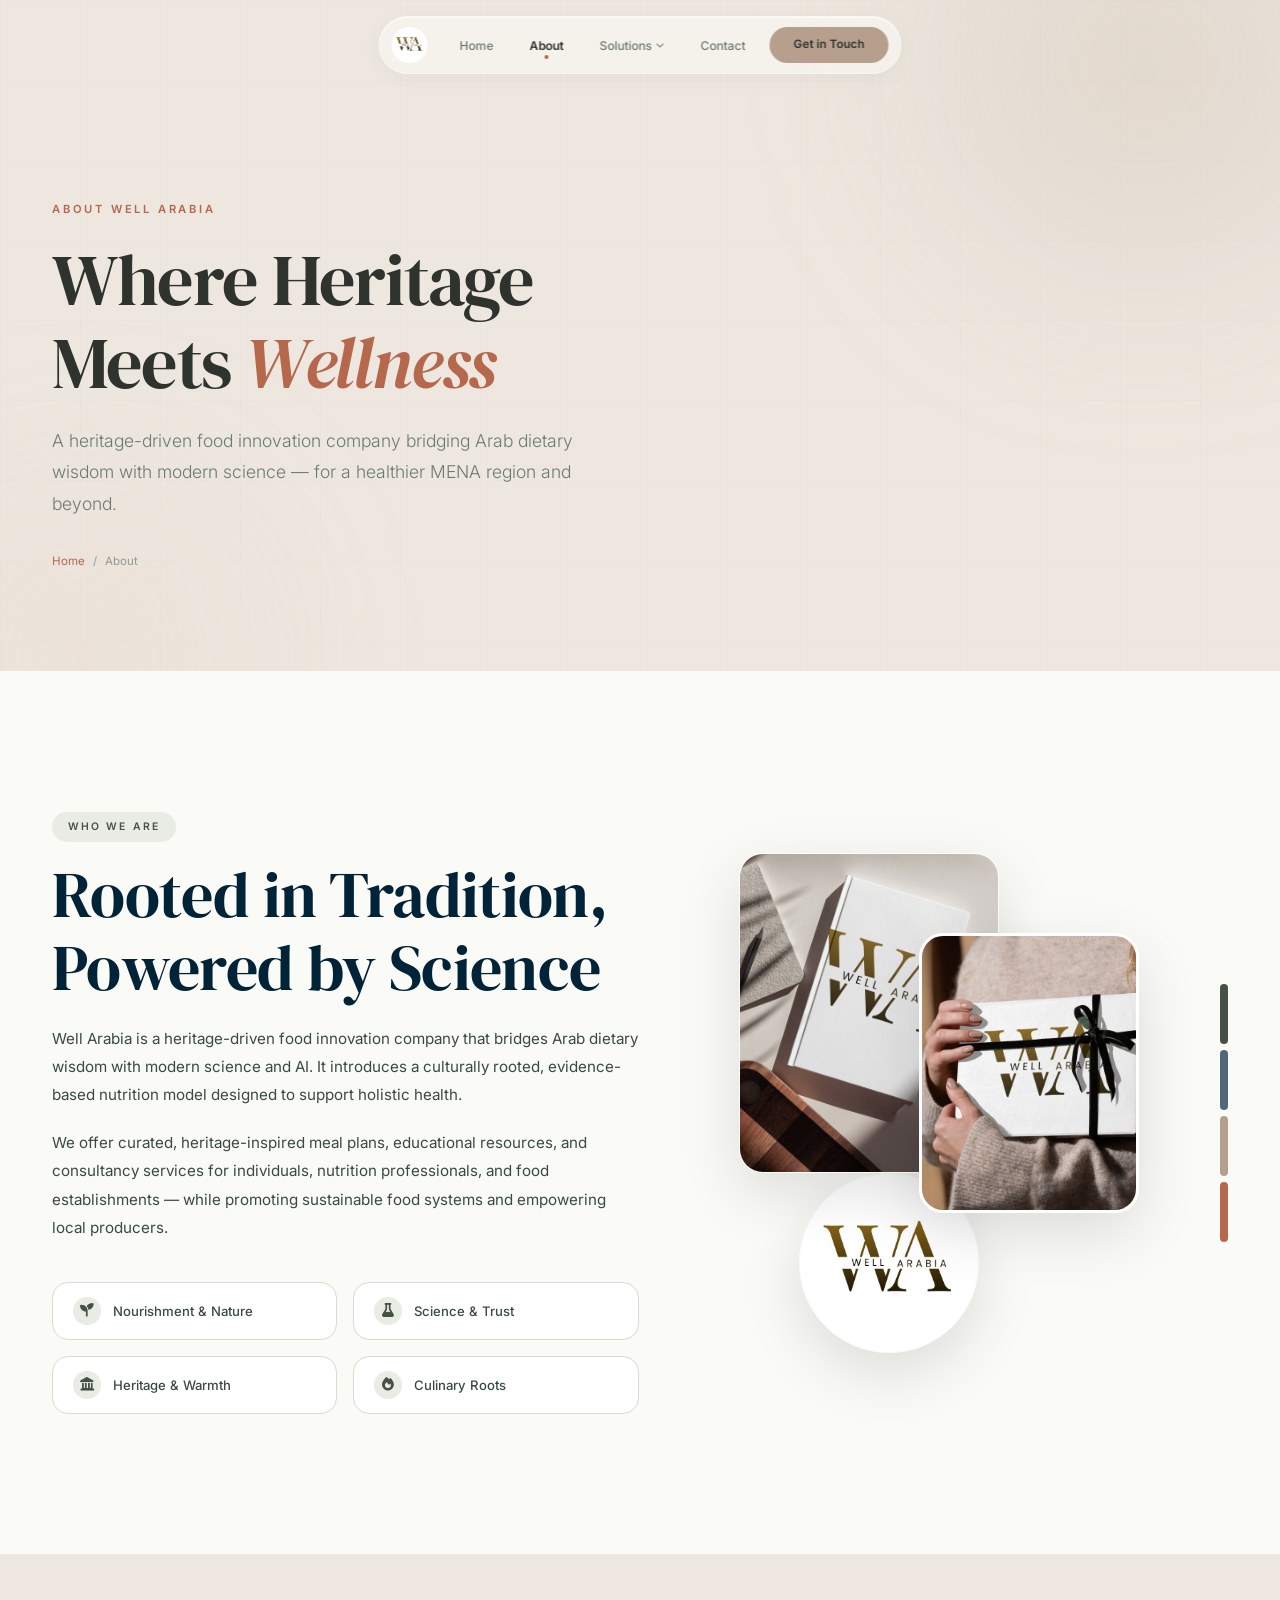
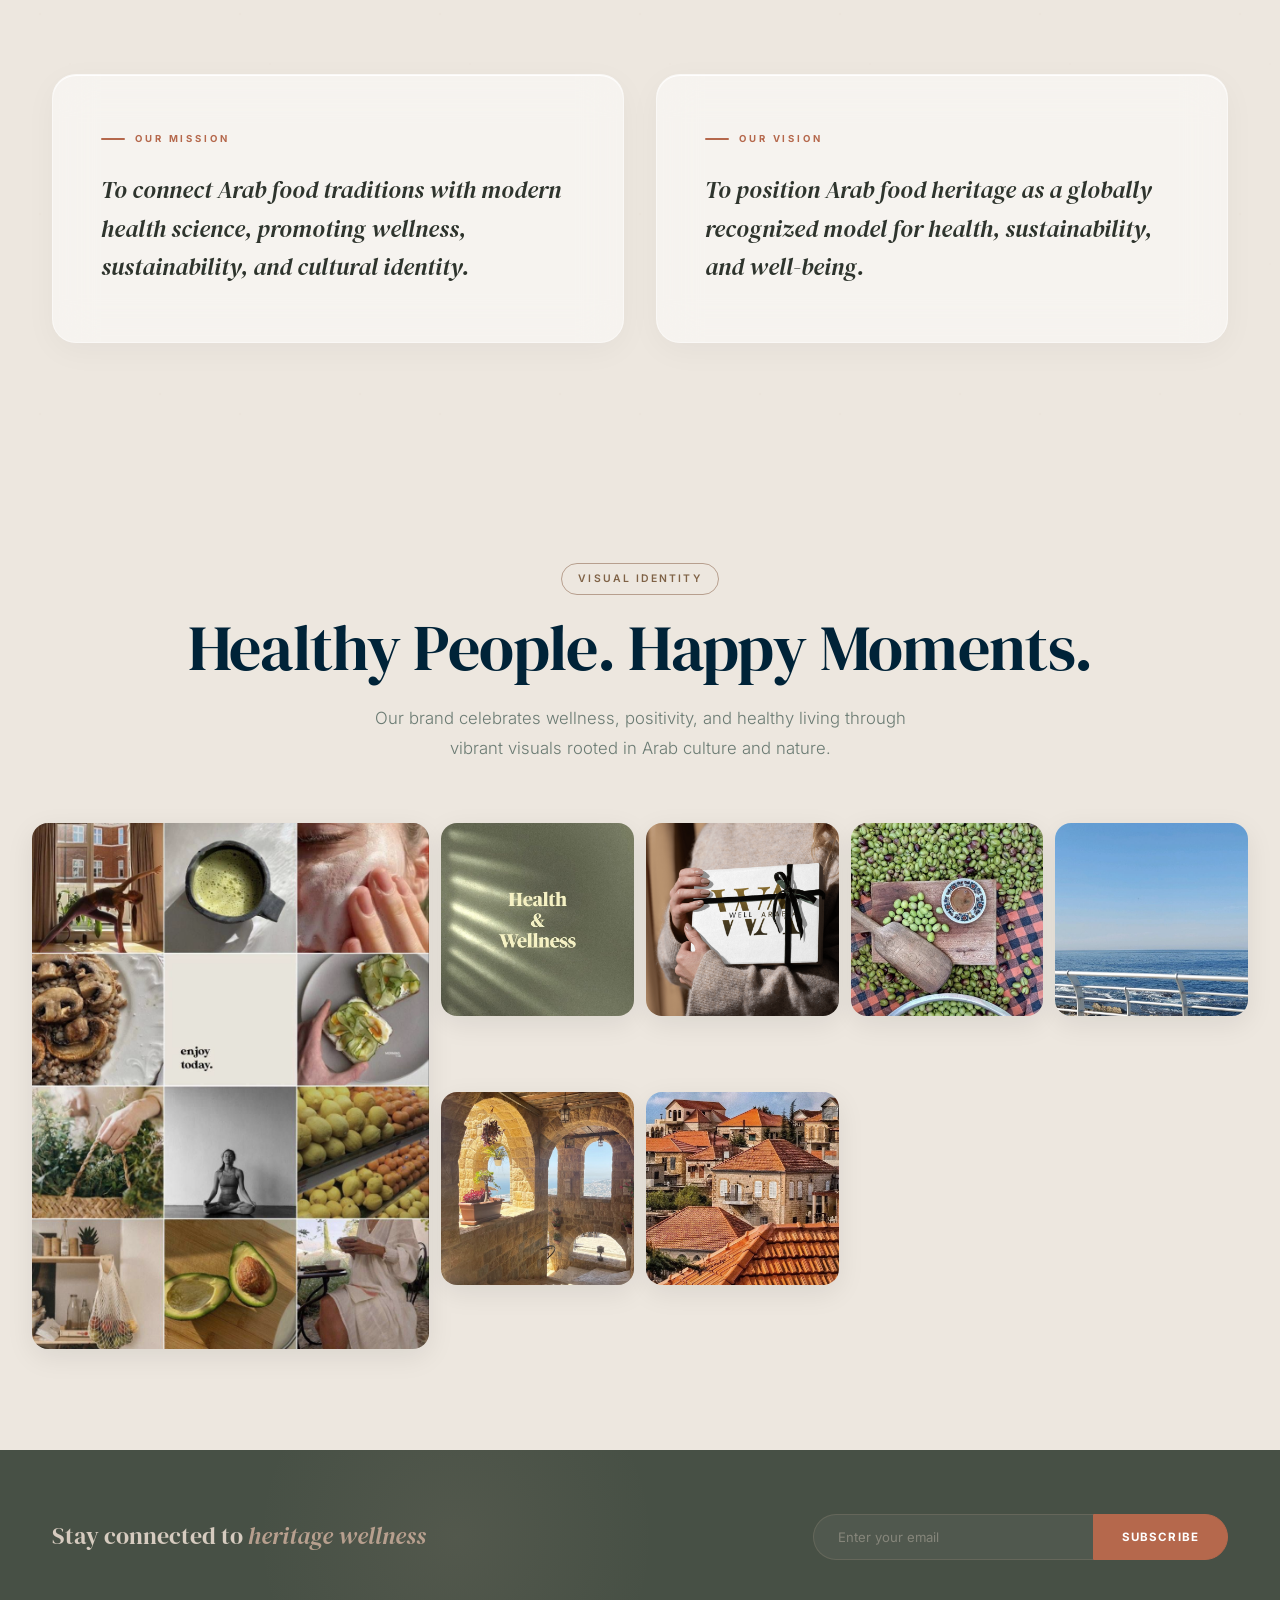
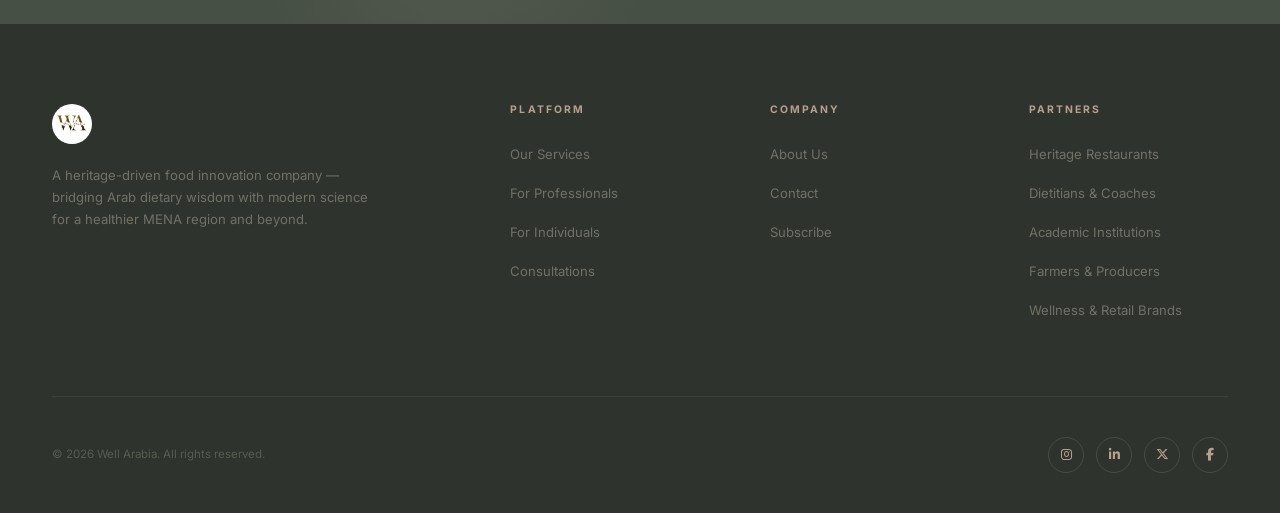
<file: about.html>
<!DOCTYPE html>
<html lang="en">
<head>
    <meta charset="UTF-8">
    <meta name="viewport" content="width=device-width, initial-scale=1.0">
    <meta name="description" content="Learn about Well Arabia — a heritage-driven food innovation company bridging Arab dietary wisdom with modern science.">
    <link rel="icon" type="image/jpeg" href="logo.jpeg">
    <title>About — Well Arabia</title>
    <link rel="preconnect" href="https://fonts.googleapis.com">
    <link rel="preconnect" href="https://fonts.gstatic.com" crossorigin>
    <link href="https://fonts.googleapis.com/css2?family=DM+Serif+Display:ital@0;1&family=Inter:wght@200;300;400;500;600;700&display=swap" rel="stylesheet">
    <link rel="stylesheet" href="https://cdnjs.cloudflare.com/ajax/libs/font-awesome/6.5.1/css/all.min.css">
    <link rel="stylesheet" href="css/style.css">
</head>
<body>

    <!-- Cursor Glow -->
    <div class="cursor-glow"></div>

    <!-- Loader -->
    <div class="loader" id="loader">
        <div class="loader__spinner"></div>
        <img src="logo.jpeg" alt="Loading" class="loader__logo">
    </div>

    <!-- Scroll Progress -->
    <div class="scroll-bar" id="scrollBar"></div>

    <!-- Navigation -->
    <nav class="nav" id="nav">
        <img src="logo.jpeg" alt="Well Arabia" class="nav__logo">
        <ul class="nav__links">
            <li><a href="index.html" class="nav__link">Home</a></li>
            <li><a href="about.html" class="nav__link" aria-current="page">About</a></li>
            <li class="nav__dropdown">
                <button class="nav__dropdown-toggle">Solutions <i class="fas fa-chevron-down"></i></button>
                <div class="nav__dropdown-panel">
                    <div class="nav__dropdown-grid">
                        <a href="services.html#professionals" class="nav__dropdown-card nav__dropdown-card--pro">
                            <div class="nav__dropdown-card-icon"><i class="fas fa-user-doctor"></i></div>
                            <div class="nav__dropdown-card-title">For Professionals</div>
                            <div class="nav__dropdown-card-desc">Certifications, AI tools, clinical resources &amp; a growing practitioner network.</div>
                            <span class="nav__dropdown-card-arrow">Explore <i class="fas fa-arrow-right"></i></span>
                        </a>
                        <a href="services.html#individuals" class="nav__dropdown-card nav__dropdown-card--ind">
                            <div class="nav__dropdown-card-icon"><i class="fas fa-heart-pulse"></i></div>
                            <div class="nav__dropdown-card-title">For Individuals</div>
                            <div class="nav__dropdown-card-desc">Personalized meal plans, heritage recipes, 1-on-1 coaching &amp; wellness tracking.</div>
                            <span class="nav__dropdown-card-arrow">Explore <i class="fas fa-arrow-right"></i></span>
                        </a>
                    </div>
                    <div class="nav__dropdown-footer">
                        <a href="services.html">View All Services <i class="fas fa-arrow-right" style="font-size:0.55rem"></i></a>
                    </div>
                </div>
            </li>
            <li><a href="contact.html" class="nav__link">Contact</a></li>
        </ul>
        <a href="contact.html" class="nav__cta">Get in Touch</a>
        <div class="nav__hamburger" id="hamburger">
            <span></span><span></span><span></span>
        </div>
    </nav>

    <!-- Mobile Menu -->
    <div class="mob-menu" id="mobMenu">
        <button class="mob-menu__close" id="closeMenu">&times;</button>
        <a href="index.html" onclick="closeMobile()">Home</a>
        <a href="about.html" onclick="closeMobile()">About</a>
        <div class="mob-menu__group">
            <div class="mob-menu__group-title" onclick="this.classList.toggle('open');this.nextElementSibling.classList.toggle('open')">Solutions <i class="fas fa-chevron-down"></i></div>
            <div class="mob-menu__sub">
                <a href="services.html#professionals" onclick="closeMobile()">For Professionals</a>
                <a href="services.html#individuals" onclick="closeMobile()">For Individuals</a>
                <a href="services.html" onclick="closeMobile()">All Services</a>
            </div>
        </div>
        <a href="contact.html" onclick="closeMobile()">Contact</a>
    </div>

    <!-- ═══════════ PAGE HERO ═══════════ -->
    <div class="page-hero">
        <div class="page-hero__bg"></div>
        <div class="page-hero__blob page-hero__blob--1"></div>
        <div class="page-hero__blob page-hero__blob--2"></div>
        <div class="container">
            <span class="page-hero__tag">About Well Arabia</span>
            <h1 class="page-hero__title">Where Heritage<br>Meets <span class="accent">Wellness</span></h1>
            <p class="page-hero__desc">A heritage-driven food innovation company bridging Arab dietary wisdom with modern science — for a healthier MENA region and beyond.</p>
            <div class="page-hero__breadcrumb">
                <a href="index.html">Home</a>
                <span>/</span>
                <span>About</span>
            </div>
        </div>
    </div>

    <!-- ═══════════ ABOUT SECTION ═══════════ -->
    <section class="about page-transition">
        <div class="container">
            <div class="about__grid">
                <div class="about__content reveal">
                    <span class="tag">Who We Are</span>
                    <h2 class="section-title">Rooted in Tradition,<br>Powered by Science</h2>
                    <p>Well Arabia is a heritage-driven food innovation company that bridges Arab dietary wisdom with modern science and AI. It introduces a culturally rooted, evidence-based nutrition model designed to support holistic health.</p>
                    <p>We offer curated, heritage-inspired meal plans, educational resources, and consultancy services for individuals, nutrition professionals, and food establishments — while promoting sustainable food systems and empowering local producers.</p>

                    <div class="about__values">
                        <div class="about__pill"><i class="fas fa-seedling"></i> Nourishment &amp; Nature</div>
                        <div class="about__pill"><i class="fas fa-flask"></i> Science &amp; Trust</div>
                        <div class="about__pill"><i class="fas fa-landmark"></i> Heritage &amp; Warmth</div>
                        <div class="about__pill"><i class="fas fa-fire"></i> Culinary Roots</div>
                    </div>
                </div>
                <div class="about__visual reveal reveal-d2">
                    <div class="about__image-stack">
                        <div class="about__img about__img--1">
                            <img src="images/page4_img5_1080x720.png" alt="Arab heritage cuisine">
                        </div>
                        <div class="about__img about__img--2">
                            <img src="images/page5_img3_1080x682.png" alt="Traditional food preparation">
                        </div>
                        <div class="about__img about__img--3">
                            <img src="logo.jpeg" alt="Well Arabia">
                        </div>
                        <div class="about__color-bar">
                            <div class="about__color-swatch" style="background: var(--cedar);"></div>
                            <div class="about__color-swatch" style="background: var(--med-blue);"></div>
                            <div class="about__color-swatch" style="background: var(--sand);"></div>
                            <div class="about__color-swatch" style="background: var(--terra);"></div>
                        </div>
                    </div>
                </div>
            </div>
        </div>
    </section>

    <!-- ═══════════ MISSION & VISION ═══════════ -->
    <div class="mission">
        <div class="mission__bg-pattern"></div>
        <div class="container">
            <div class="mission__grid">
                <div class="mission__card reveal tilt-card">
                    <div class="mission__card-tag">Our Mission</div>
                    <p class="mission__card-text">To connect Arab food traditions with modern health science, promoting wellness, sustainability, and cultural identity.</p>
                </div>
                <div class="mission__card reveal reveal-d2 tilt-card">
                    <div class="mission__card-tag">Our Vision</div>
                    <p class="mission__card-text">To position Arab food heritage as a globally recognized model for health, sustainability, and well-being.</p>
                </div>
            </div>
        </div>
    </div>

    <!-- ═══════════ HERITAGE GALLERY ═══════════ -->
    <div class="heritage-gallery">
        <div class="container">
            <div class="heritage-gallery__header reveal">
                <span class="tag--sand">Visual Identity</span>
                <h2 class="section-title">Healthy People. Happy Moments.</h2>
                <p class="section-desc" style="margin:0 auto;">Our brand celebrates wellness, positivity, and healthy living through vibrant visuals rooted in Arab culture and nature.</p>
            </div>
        </div>
        <div class="heritage-gallery__grid reveal">
            <div class="heritage-gallery__item">
                <img src="images/page11_img1_906x1200.png" alt="Active lifestyle wellness">
            </div>
            <div class="heritage-gallery__item">
                <img src="images/page12_img1_663x1105.png" alt="Heritage food">
            </div>
            <div class="heritage-gallery__item">
                <img src="images/page5_img3_1080x682.png" alt="Community wellness">
            </div>
            <div class="heritage-gallery__item">
                <img src="images/page7_img4_720x1280.png" alt="Cedar landscapes">
            </div>
            <div class="heritage-gallery__item">
                <img src="images/page8_img3_663x1178.png" alt="Mediterranean lifestyle">
            </div>
            <div class="heritage-gallery__item">
                <img src="images/page9_img3_720x960.png" alt="Stone villages heritage">
            </div>
            <div class="heritage-gallery__item">
                <img src="images/page10_img3_756x921.png" alt="Terracotta traditions">
            </div>
        </div>
    </div>

    <!-- ═══════════ NEWSLETTER ═══════════ -->
    <div class="newsletter" id="newsletter">
        <div class="newsletter__glow"></div>
        <div class="container">
            <div class="newsletter__inner">
                <div class="newsletter__text">Stay connected to <span>heritage wellness</span></div>
                <div class="newsletter__form">
                    <input type="email" class="newsletter__input" placeholder="Enter your email">
                    <button class="newsletter__submit">Subscribe</button>
                </div>
            </div>
        </div>
    </div>

    <!-- ═══════════ FOOTER ═══════════ -->
    <footer class="footer">
        <div class="container">
            <div class="footer__top">
                <div>
                    <img src="logo.jpeg" alt="Well Arabia" class="footer__logo">
                    <p class="footer__brand-desc">A heritage-driven food innovation company — bridging Arab dietary wisdom with modern science for a healthier MENA region and beyond.</p>
                </div>
                <div>
                    <h4 class="footer__heading">Platform</h4>
                    <ul class="footer__links">
                        <li><a href="services.html">Our Services</a></li>
                        <li><a href="services.html#professionals">For Professionals</a></li>
                        <li><a href="services.html#individuals">For Individuals</a></li>
                        <li><a href="contact.html">Consultations</a></li>
                    </ul>
                </div>
                <div>
                    <h4 class="footer__heading">Company</h4>
                    <ul class="footer__links">
                        <li><a href="about.html">About Us</a></li>
                        <li><a href="contact.html">Contact</a></li>
                        <li><a href="#newsletter">Subscribe</a></li>
                    </ul>
                </div>
                <div>
                    <h4 class="footer__heading">Partners</h4>
                    <ul class="footer__links">
                        <li><a href="contact.html">Heritage Restaurants</a></li>
                        <li><a href="contact.html">Dietitians &amp; Coaches</a></li>
                        <li><a href="contact.html">Academic Institutions</a></li>
                        <li><a href="contact.html">Farmers &amp; Producers</a></li>
                        <li><a href="contact.html">Wellness &amp; Retail Brands</a></li>
                    </ul>
                </div>
            </div>
            <div class="footer__bottom">
                <div class="footer__copy">&copy; 2026 Well Arabia. All rights reserved.</div>
                <div class="footer__social">
                    <a href="#" aria-label="Instagram"><i class="fab fa-instagram"></i></a>
                    <a href="#" aria-label="LinkedIn"><i class="fab fa-linkedin-in"></i></a>
                    <a href="#" aria-label="X"><i class="fab fa-x-twitter"></i></a>
                    <a href="#" aria-label="Facebook"><i class="fab fa-facebook-f"></i></a>
                </div>
            </div>
        </div>
    </footer>

    <!-- Back to Top -->
    <button class="to-top" id="toTop" aria-label="Back to top">
        <i class="fas fa-arrow-up"></i>
    </button>

    <!-- Bottom Mobile Nav -->
    <nav class="bottom-nav" id="bottomNav">
        <a href="index.html" class="bottom-nav__item">
            <i class="fas fa-home"></i>
            <span>Home</span>
        </a>
        <a href="about.html" class="bottom-nav__item bottom-nav__item--active">
            <i class="fas fa-landmark"></i>
            <span>About</span>
        </a>
        <a href="services.html" class="bottom-nav__item">
            <i class="fas fa-th-large"></i>
            <span>Solutions</span>
        </a>
        <a href="contact.html" class="bottom-nav__item">
            <i class="fas fa-envelope"></i>
            <span>Contact</span>
        </a>
    </nav>

    <script src="js/main.js"></script>
</body>
</html>
</file>
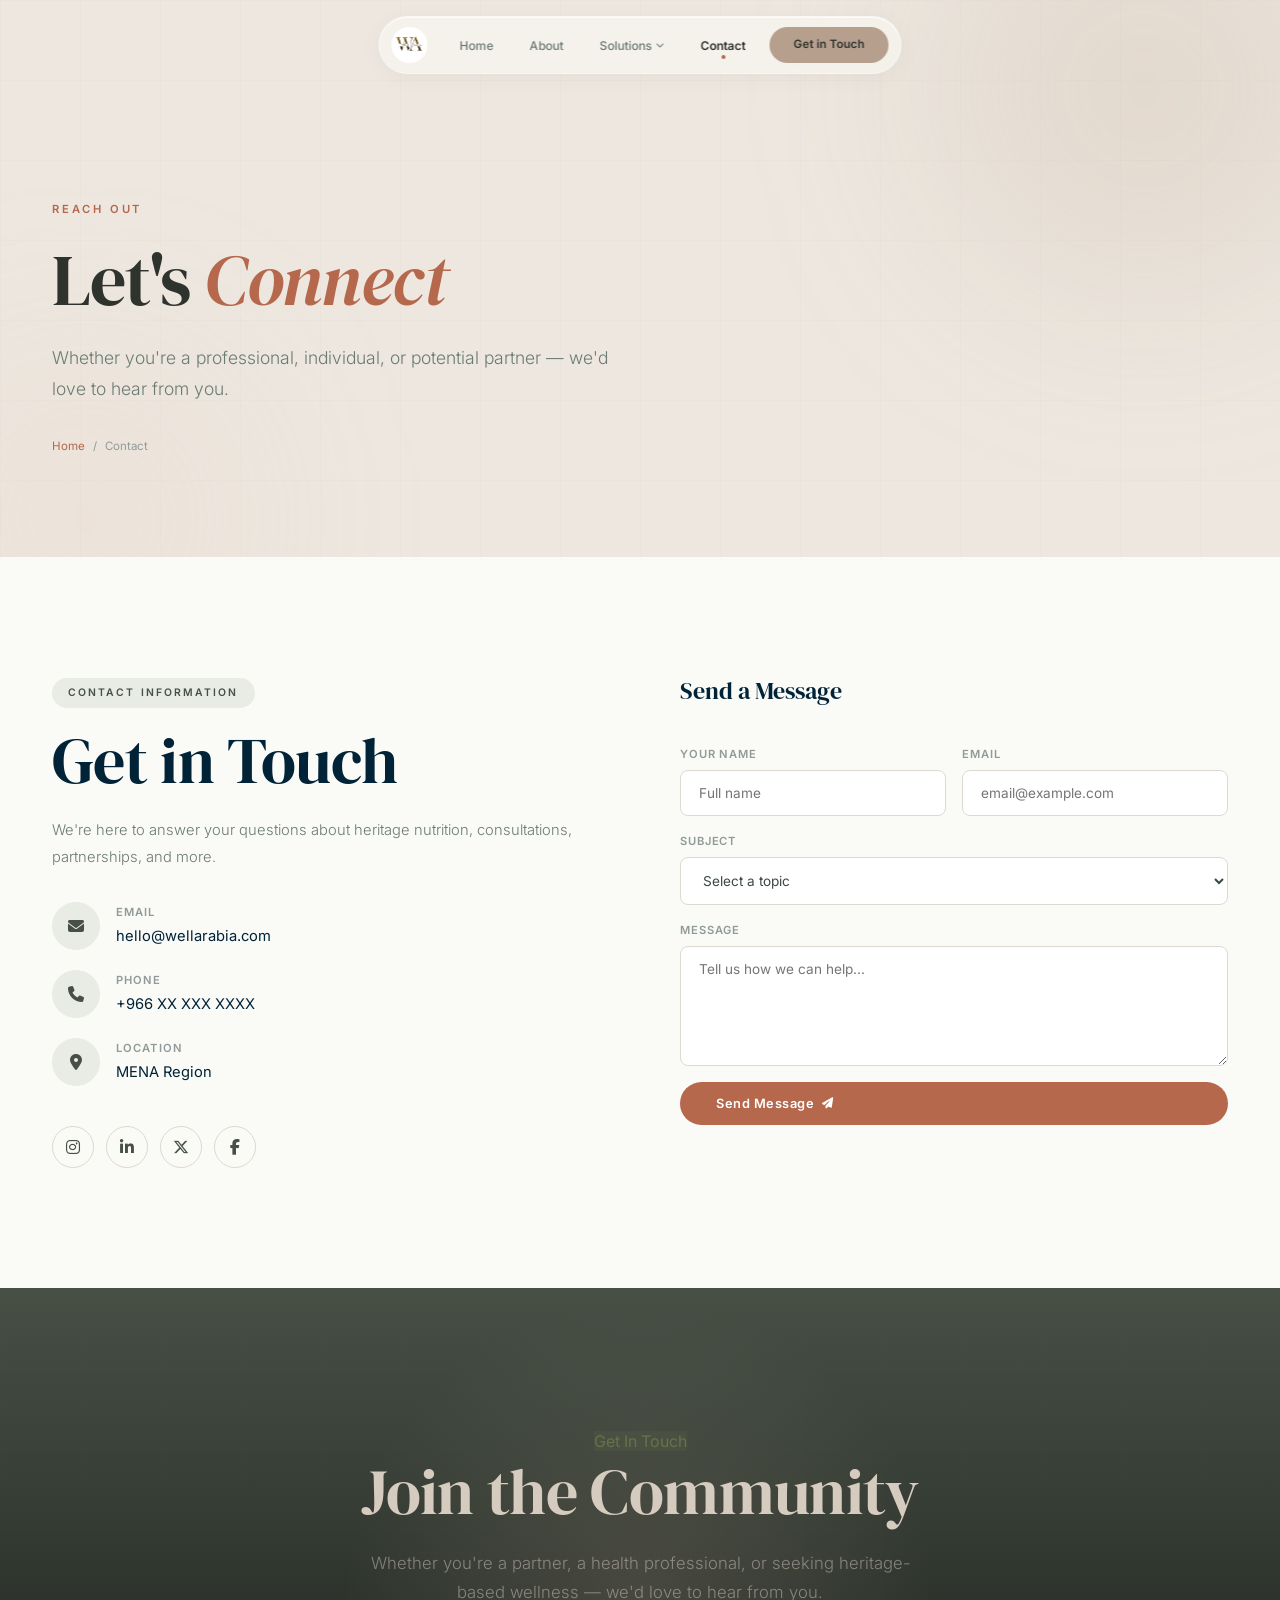
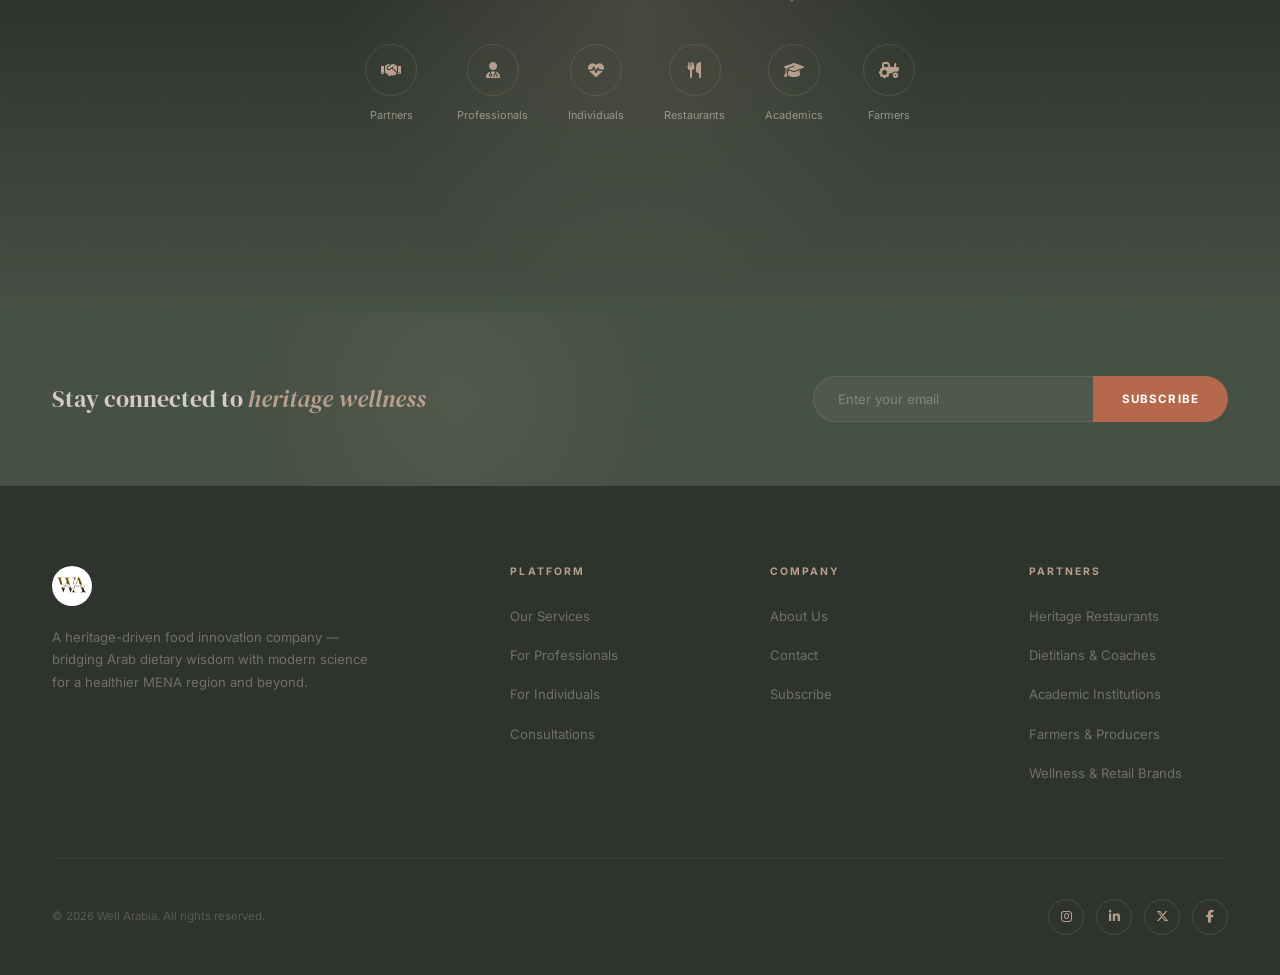
<file: contact.html>
<!DOCTYPE html>
<html lang="en">
<head>
    <meta charset="UTF-8">
    <meta name="viewport" content="width=device-width, initial-scale=1.0">
    <meta name="description" content="Get in touch with Well Arabia — partner inquiries, consultations, and general contact for heritage wellness services.">
    <link rel="icon" type="image/jpeg" href="logo.jpeg">
    <title>Contact — Well Arabia</title>
    <link rel="preconnect" href="https://fonts.googleapis.com">
    <link rel="preconnect" href="https://fonts.gstatic.com" crossorigin>
    <link href="https://fonts.googleapis.com/css2?family=DM+Serif+Display:ital@0;1&family=Inter:wght@200;300;400;500;600;700&display=swap" rel="stylesheet">
    <link rel="stylesheet" href="https://cdnjs.cloudflare.com/ajax/libs/font-awesome/6.5.1/css/all.min.css">
    <link rel="stylesheet" href="css/style.css">
</head>
<body>

    <!-- Cursor Glow -->
    <div class="cursor-glow"></div>

    <!-- Loader -->
    <div class="loader" id="loader">
        <div class="loader__spinner"></div>
        <img src="logo.jpeg" alt="Loading" class="loader__logo">
    </div>

    <!-- Scroll Progress -->
    <div class="scroll-bar" id="scrollBar"></div>

    <!-- Navigation -->
    <nav class="nav" id="nav">
        <img src="logo.jpeg" alt="Well Arabia" class="nav__logo">
        <ul class="nav__links">
            <li><a href="index.html" class="nav__link">Home</a></li>
            <li><a href="about.html" class="nav__link">About</a></li>
            <li class="nav__dropdown">
                <button class="nav__dropdown-toggle">Solutions <i class="fas fa-chevron-down"></i></button>
                <div class="nav__dropdown-panel">
                    <div class="nav__dropdown-grid">
                        <a href="services.html#professionals" class="nav__dropdown-card nav__dropdown-card--pro">
                            <div class="nav__dropdown-card-icon"><i class="fas fa-user-doctor"></i></div>
                            <div class="nav__dropdown-card-title">For Professionals</div>
                            <div class="nav__dropdown-card-desc">Certifications, AI tools, clinical resources &amp; a growing practitioner network.</div>
                            <span class="nav__dropdown-card-arrow">Explore <i class="fas fa-arrow-right"></i></span>
                        </a>
                        <a href="services.html#individuals" class="nav__dropdown-card nav__dropdown-card--ind">
                            <div class="nav__dropdown-card-icon"><i class="fas fa-heart-pulse"></i></div>
                            <div class="nav__dropdown-card-title">For Individuals</div>
                            <div class="nav__dropdown-card-desc">Personalized meal plans, heritage recipes, 1-on-1 coaching &amp; wellness tracking.</div>
                            <span class="nav__dropdown-card-arrow">Explore <i class="fas fa-arrow-right"></i></span>
                        </a>
                    </div>
                    <div class="nav__dropdown-footer">
                        <a href="services.html">View All Services <i class="fas fa-arrow-right" style="font-size:0.55rem"></i></a>
                    </div>
                </div>
            </li>
            <li><a href="contact.html" class="nav__link" aria-current="page">Contact</a></li>
        </ul>
        <a href="contact.html" class="nav__cta">Get in Touch</a>
        <div class="nav__hamburger" id="hamburger">
            <span></span><span></span><span></span>
        </div>
    </nav>

    <!-- Mobile Menu -->
    <div class="mob-menu" id="mobMenu">
        <button class="mob-menu__close" id="closeMenu">&times;</button>
        <a href="index.html" onclick="closeMobile()">Home</a>
        <a href="about.html" onclick="closeMobile()">About</a>
        <div class="mob-menu__group">
            <div class="mob-menu__group-title" onclick="this.classList.toggle('open');this.nextElementSibling.classList.toggle('open')">Solutions <i class="fas fa-chevron-down"></i></div>
            <div class="mob-menu__sub">
                <a href="services.html#professionals" onclick="closeMobile()">For Professionals</a>
                <a href="services.html#individuals" onclick="closeMobile()">For Individuals</a>
                <a href="services.html" onclick="closeMobile()">All Services</a>
            </div>
        </div>
        <a href="contact.html" onclick="closeMobile()">Contact</a>
    </div>

    <!-- ═══════════ PAGE HERO ═══════════ -->
    <div class="page-hero">
        <div class="page-hero__bg"></div>
        <div class="page-hero__blob page-hero__blob--1"></div>
        <div class="page-hero__blob page-hero__blob--2"></div>
        <div class="container">
            <span class="page-hero__tag">Reach Out</span>
            <h1 class="page-hero__title">Let's <span class="accent">Connect</span></h1>
            <p class="page-hero__desc">Whether you're a professional, individual, or potential partner — we'd love to hear from you.</p>
            <div class="page-hero__breadcrumb">
                <a href="index.html">Home</a>
                <span>/</span>
                <span>Contact</span>
            </div>
        </div>
    </div>

    <!-- ═══════════ CONTACT SECTION ═══════════ -->
    <section class="contact page-transition" id="contact">
        <div class="container">
            <div class="contact__grid">
                <div class="contact__info reveal">
                    <span class="tag">Contact Information</span>
                    <h2 class="section-title">Get in Touch</h2>
                    <p class="section-desc">We're here to answer your questions about heritage nutrition, consultations, partnerships, and more.</p>

                    <div class="contact__channels">
                        <div class="contact__channel">
                            <div class="contact__channel-icon"><i class="fas fa-envelope"></i></div>
                            <div>
                                <div class="contact__channel-label">Email</div>
                                <div class="contact__channel-value">hello@wellarabia.com</div>
                            </div>
                        </div>
                        <div class="contact__channel">
                            <div class="contact__channel-icon"><i class="fas fa-phone"></i></div>
                            <div>
                                <div class="contact__channel-label">Phone</div>
                                <div class="contact__channel-value">+966 XX XXX XXXX</div>
                            </div>
                        </div>
                        <div class="contact__channel">
                            <div class="contact__channel-icon"><i class="fas fa-location-dot"></i></div>
                            <div>
                                <div class="contact__channel-label">Location</div>
                                <div class="contact__channel-value">MENA Region</div>
                            </div>
                        </div>
                    </div>

                    <div class="contact__social">
                        <a href="#" aria-label="Instagram"><i class="fab fa-instagram"></i></a>
                        <a href="#" aria-label="LinkedIn"><i class="fab fa-linkedin-in"></i></a>
                        <a href="#" aria-label="X"><i class="fab fa-x-twitter"></i></a>
                        <a href="#" aria-label="Facebook"><i class="fab fa-facebook-f"></i></a>
                    </div>
                </div>

                <form class="contact__form reveal reveal-d2" onsubmit="return false;">
                    <h3 class="contact__form-title">Send a Message</h3>
                    <div class="contact__form-row">
                        <div class="contact__field">
                            <label>Your Name</label>
                            <input type="text" placeholder="Full name" required>
                        </div>
                        <div class="contact__field">
                            <label>Email</label>
                            <input type="email" placeholder="email@example.com" required>
                        </div>
                    </div>
                    <div class="contact__field">
                        <label>Subject</label>
                        <select required>
                            <option value="">Select a topic</option>
                            <option>General Inquiry</option>
                            <option>Consultation Booking</option>
                            <option>Partnership Opportunity</option>
                            <option>Professional Certification</option>
                            <option>Media &amp; Press</option>
                        </select>
                    </div>
                    <div class="contact__field">
                        <label>Message</label>
                        <textarea rows="5" placeholder="Tell us how we can help..." required></textarea>
                    </div>
                    <button type="submit" class="btn btn--terra btn-magnetic">Send Message <i class="fas fa-paper-plane" style="font-size:0.7rem"></i></button>
                </form>
            </div>
        </div>
    </section>

    <!-- ═══════════ JOIN THE COMMUNITY ═══════════ -->
    <div class="partner">
        <div class="partner__glow"></div>
        <div class="partner__content">
            <div class="container">
                <span class="tag--dark">Get In Touch</span>
                <h2 class="section-title">Join the Community</h2>
                <p class="section-desc partner__desc">Whether you're a partner, a health professional, or seeking heritage-based wellness — we'd love to hear from you.</p>
                <div class="partner__types">
                    <div class="ptype">
                        <div class="ptype__icon"><i class="fas fa-handshake"></i></div>
                        <div class="ptype__label">Partners</div>
                    </div>
                    <div class="ptype">
                        <div class="ptype__icon"><i class="fas fa-user-doctor"></i></div>
                        <div class="ptype__label">Professionals</div>
                    </div>
                    <div class="ptype">
                        <div class="ptype__icon"><i class="fas fa-heart-pulse"></i></div>
                        <div class="ptype__label">Individuals</div>
                    </div>
                    <div class="ptype">
                        <div class="ptype__icon"><i class="fas fa-utensils"></i></div>
                        <div class="ptype__label">Restaurants</div>
                    </div>
                    <div class="ptype">
                        <div class="ptype__icon"><i class="fas fa-graduation-cap"></i></div>
                        <div class="ptype__label">Academics</div>
                    </div>
                    <div class="ptype">
                        <div class="ptype__icon"><i class="fas fa-tractor"></i></div>
                        <div class="ptype__label">Farmers</div>
                    </div>
                </div>
            </div>
        </div>
    </div>

    <!-- ═══════════ NEWSLETTER ═══════════ -->
    <div class="newsletter" id="newsletter">
        <div class="newsletter__glow"></div>
        <div class="container">
            <div class="newsletter__inner">
                <div class="newsletter__text">Stay connected to <span>heritage wellness</span></div>
                <div class="newsletter__form">
                    <input type="email" class="newsletter__input" placeholder="Enter your email">
                    <button class="newsletter__submit">Subscribe</button>
                </div>
            </div>
        </div>
    </div>

    <!-- ═══════════ FOOTER ═══════════ -->
    <footer class="footer">
        <div class="container">
            <div class="footer__top">
                <div>
                    <img src="logo.jpeg" alt="Well Arabia" class="footer__logo">
                    <p class="footer__brand-desc">A heritage-driven food innovation company — bridging Arab dietary wisdom with modern science for a healthier MENA region and beyond.</p>
                </div>
                <div>
                    <h4 class="footer__heading">Platform</h4>
                    <ul class="footer__links">
                        <li><a href="services.html">Our Services</a></li>
                        <li><a href="services.html#professionals">For Professionals</a></li>
                        <li><a href="services.html#individuals">For Individuals</a></li>
                        <li><a href="contact.html">Consultations</a></li>
                    </ul>
                </div>
                <div>
                    <h4 class="footer__heading">Company</h4>
                    <ul class="footer__links">
                        <li><a href="about.html">About Us</a></li>
                        <li><a href="contact.html">Contact</a></li>
                        <li><a href="#newsletter">Subscribe</a></li>
                    </ul>
                </div>
                <div>
                    <h4 class="footer__heading">Partners</h4>
                    <ul class="footer__links">
                        <li><a href="contact.html">Heritage Restaurants</a></li>
                        <li><a href="contact.html">Dietitians &amp; Coaches</a></li>
                        <li><a href="contact.html">Academic Institutions</a></li>
                        <li><a href="contact.html">Farmers &amp; Producers</a></li>
                        <li><a href="contact.html">Wellness &amp; Retail Brands</a></li>
                    </ul>
                </div>
            </div>
            <div class="footer__bottom">
                <div class="footer__copy">&copy; 2026 Well Arabia. All rights reserved.</div>
                <div class="footer__social">
                    <a href="#" aria-label="Instagram"><i class="fab fa-instagram"></i></a>
                    <a href="#" aria-label="LinkedIn"><i class="fab fa-linkedin-in"></i></a>
                    <a href="#" aria-label="X"><i class="fab fa-x-twitter"></i></a>
                    <a href="#" aria-label="Facebook"><i class="fab fa-facebook-f"></i></a>
                </div>
            </div>
        </div>
    </footer>

    <!-- Back to Top -->
    <button class="to-top" id="toTop" aria-label="Back to top">
        <i class="fas fa-arrow-up"></i>
    </button>

    <!-- Bottom Mobile Nav -->
    <nav class="bottom-nav" id="bottomNav">
        <a href="index.html" class="bottom-nav__item">
            <i class="fas fa-home"></i>
            <span>Home</span>
        </a>
        <a href="about.html" class="bottom-nav__item">
            <i class="fas fa-landmark"></i>
            <span>About</span>
        </a>
        <a href="services.html" class="bottom-nav__item">
            <i class="fas fa-th-large"></i>
            <span>Solutions</span>
        </a>
        <a href="contact.html" class="bottom-nav__item bottom-nav__item--active">
            <i class="fas fa-envelope"></i>
            <span>Contact</span>
        </a>
    </nav>

    <script src="js/main.js"></script>
</body>
</html>
</file>
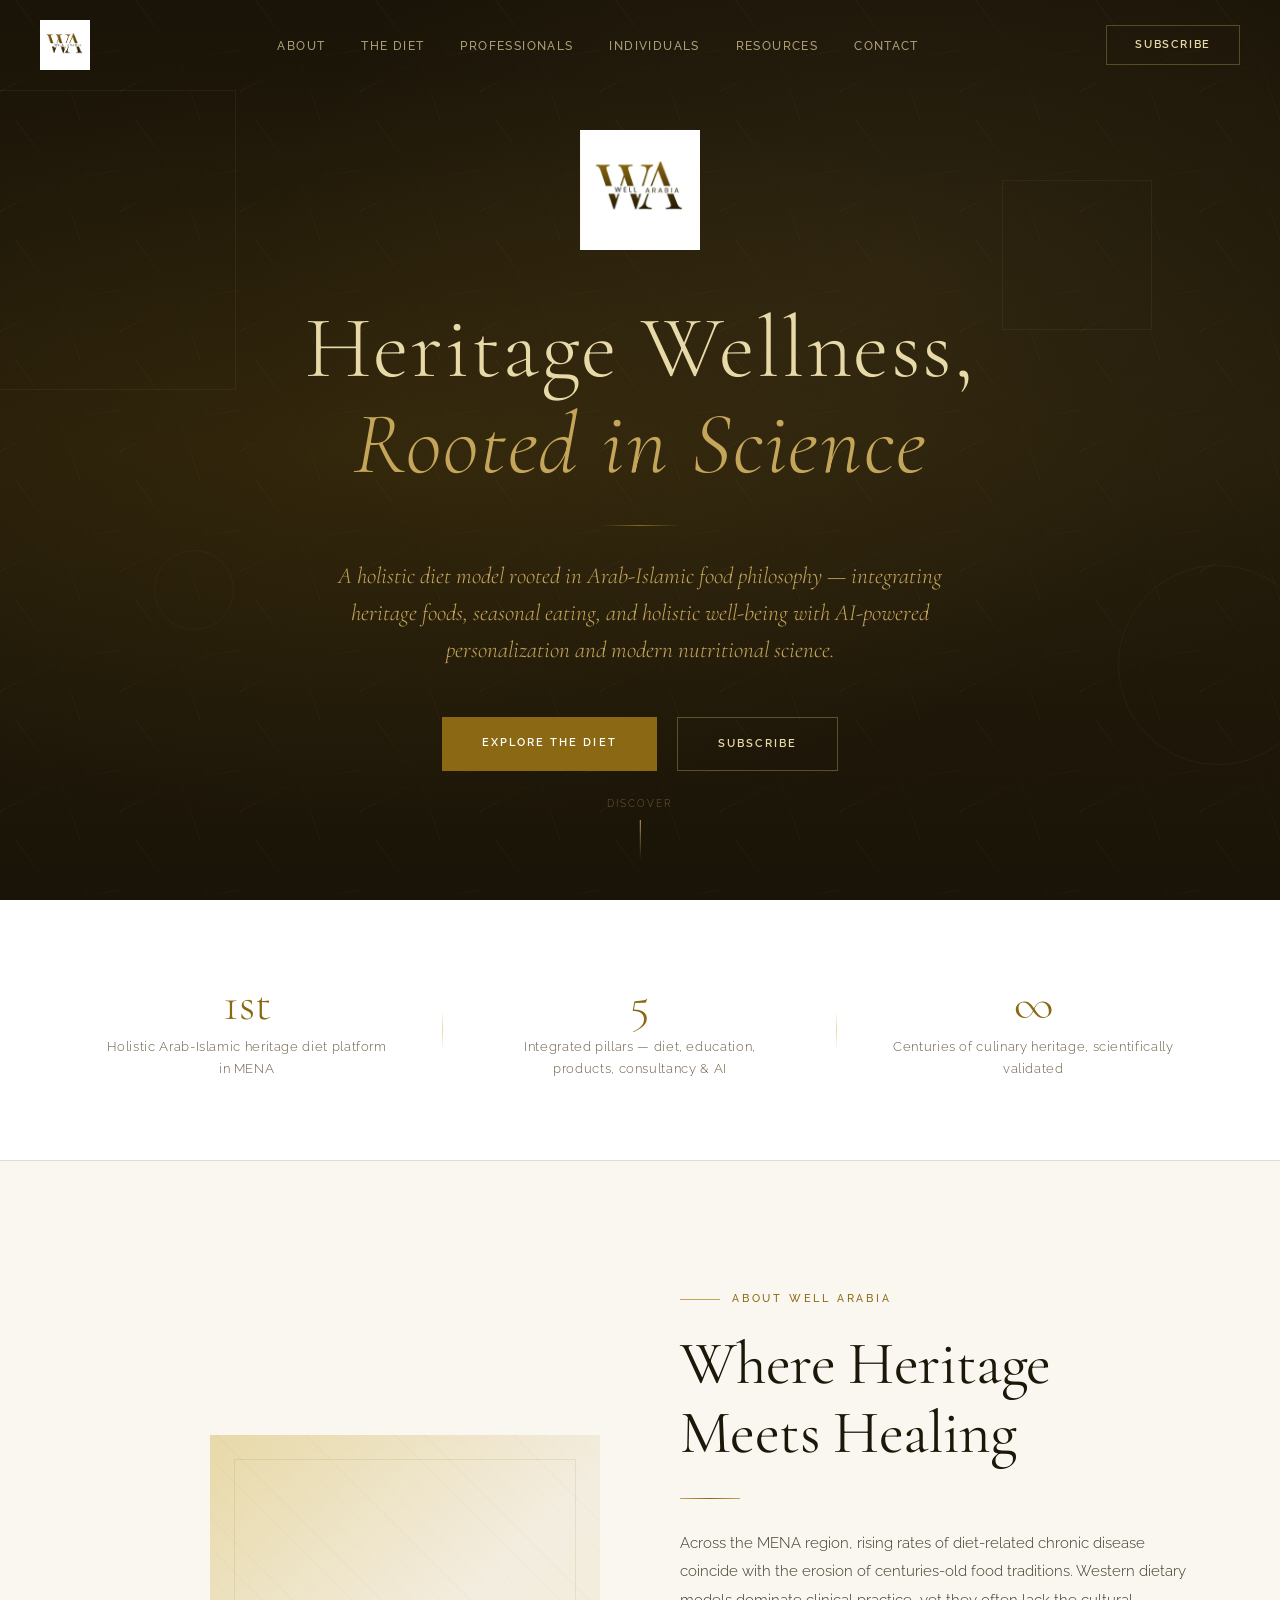
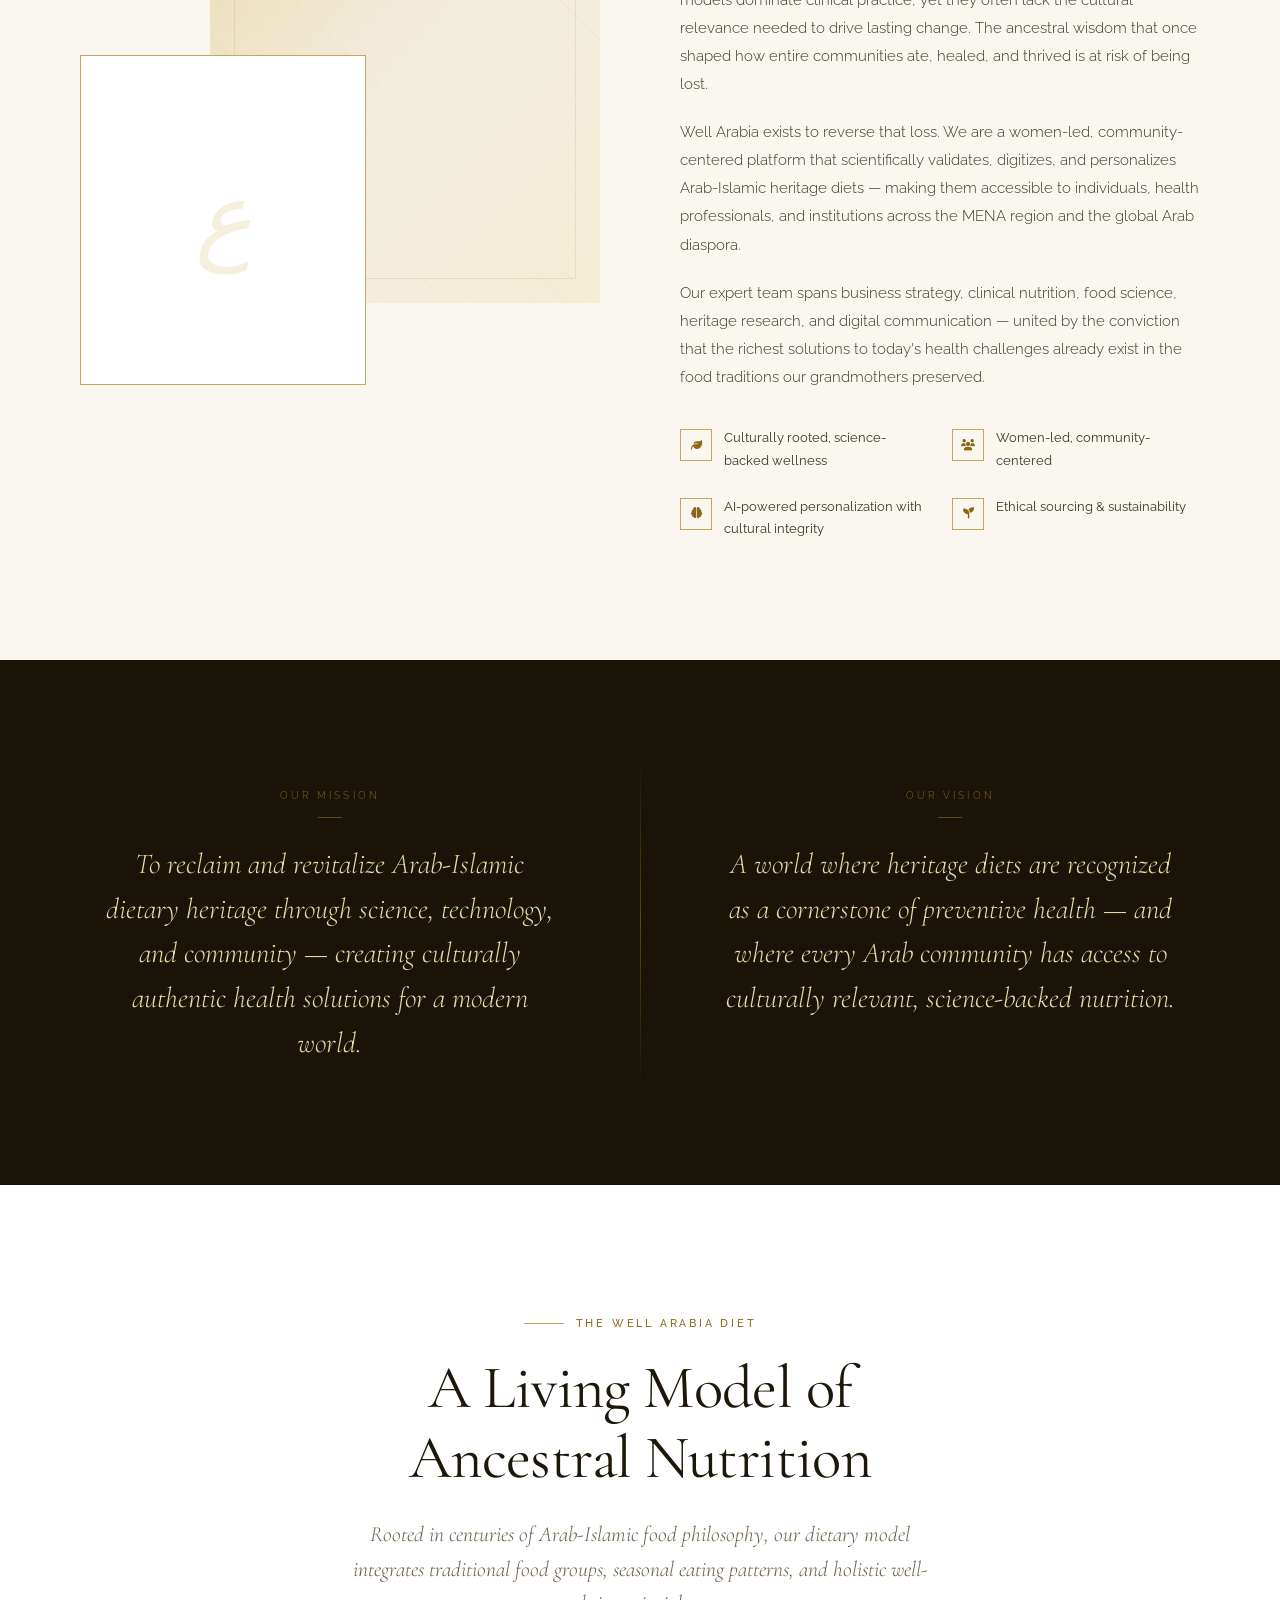
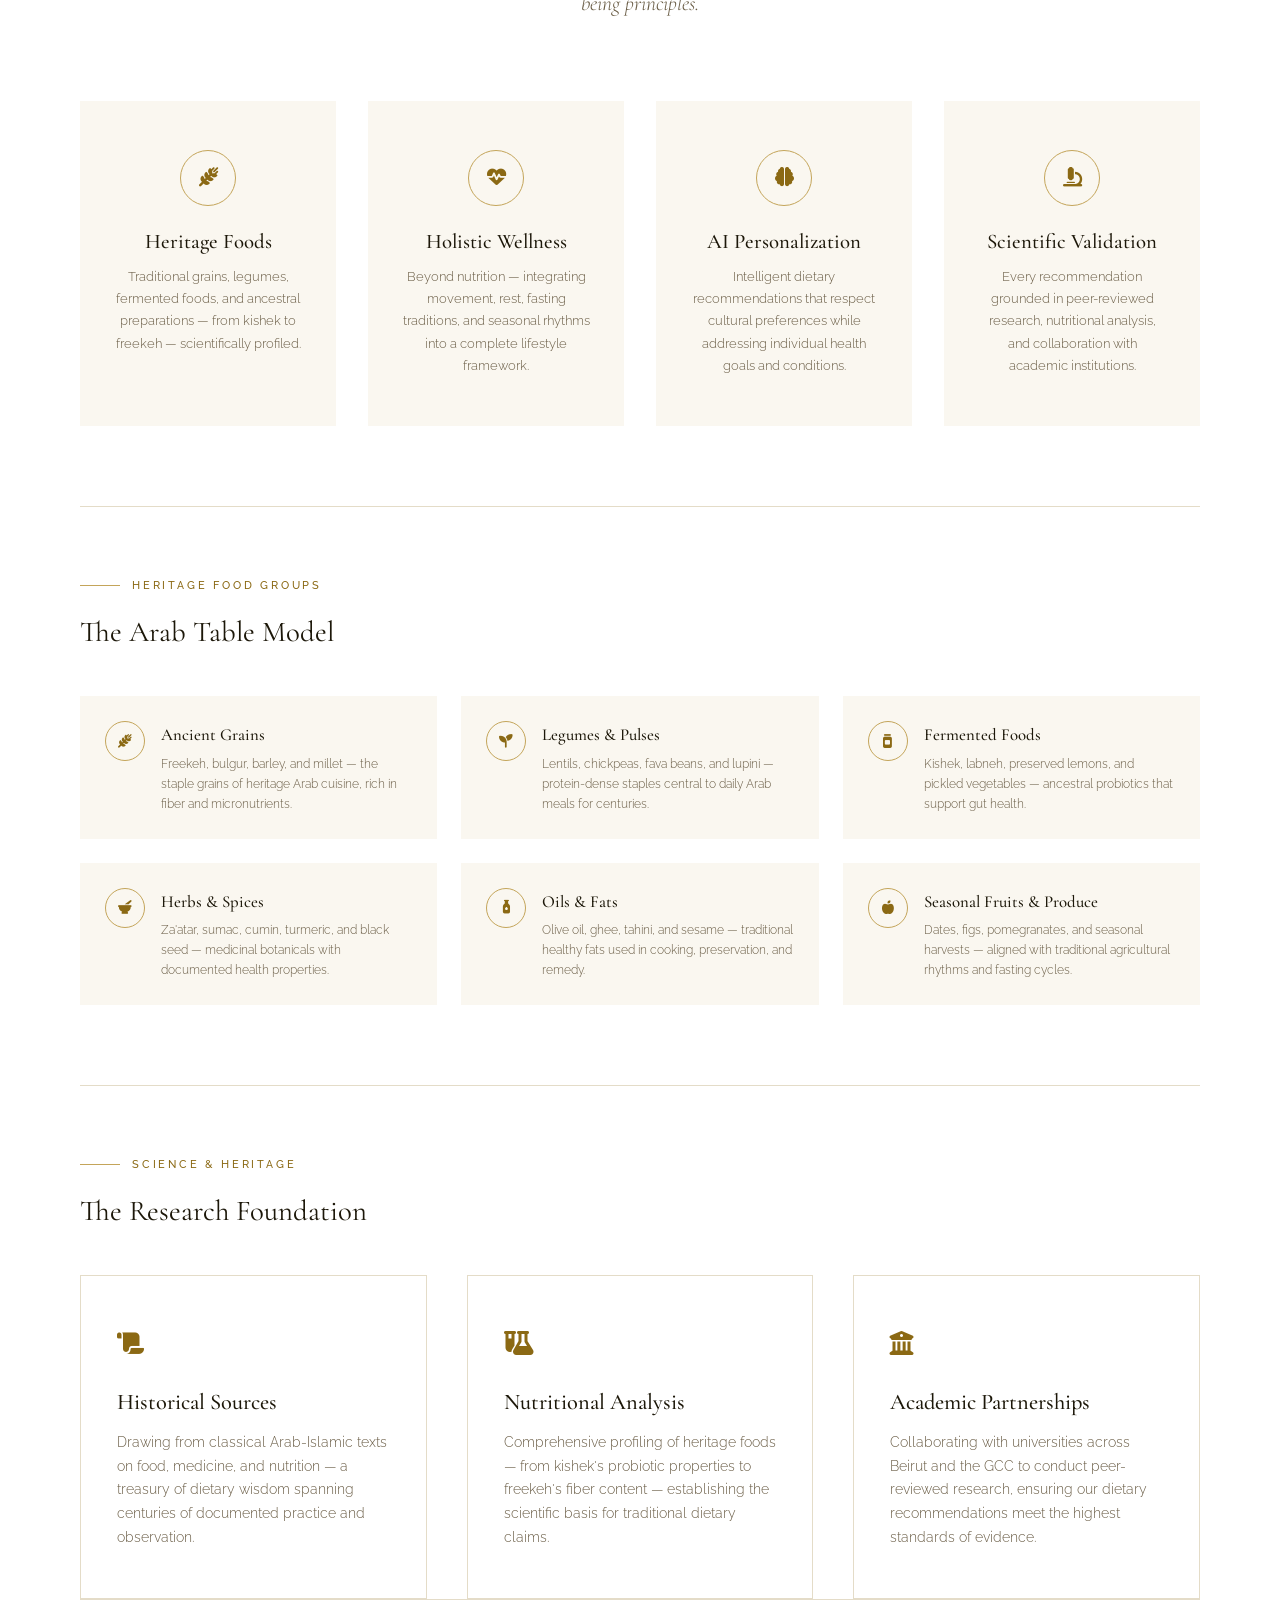
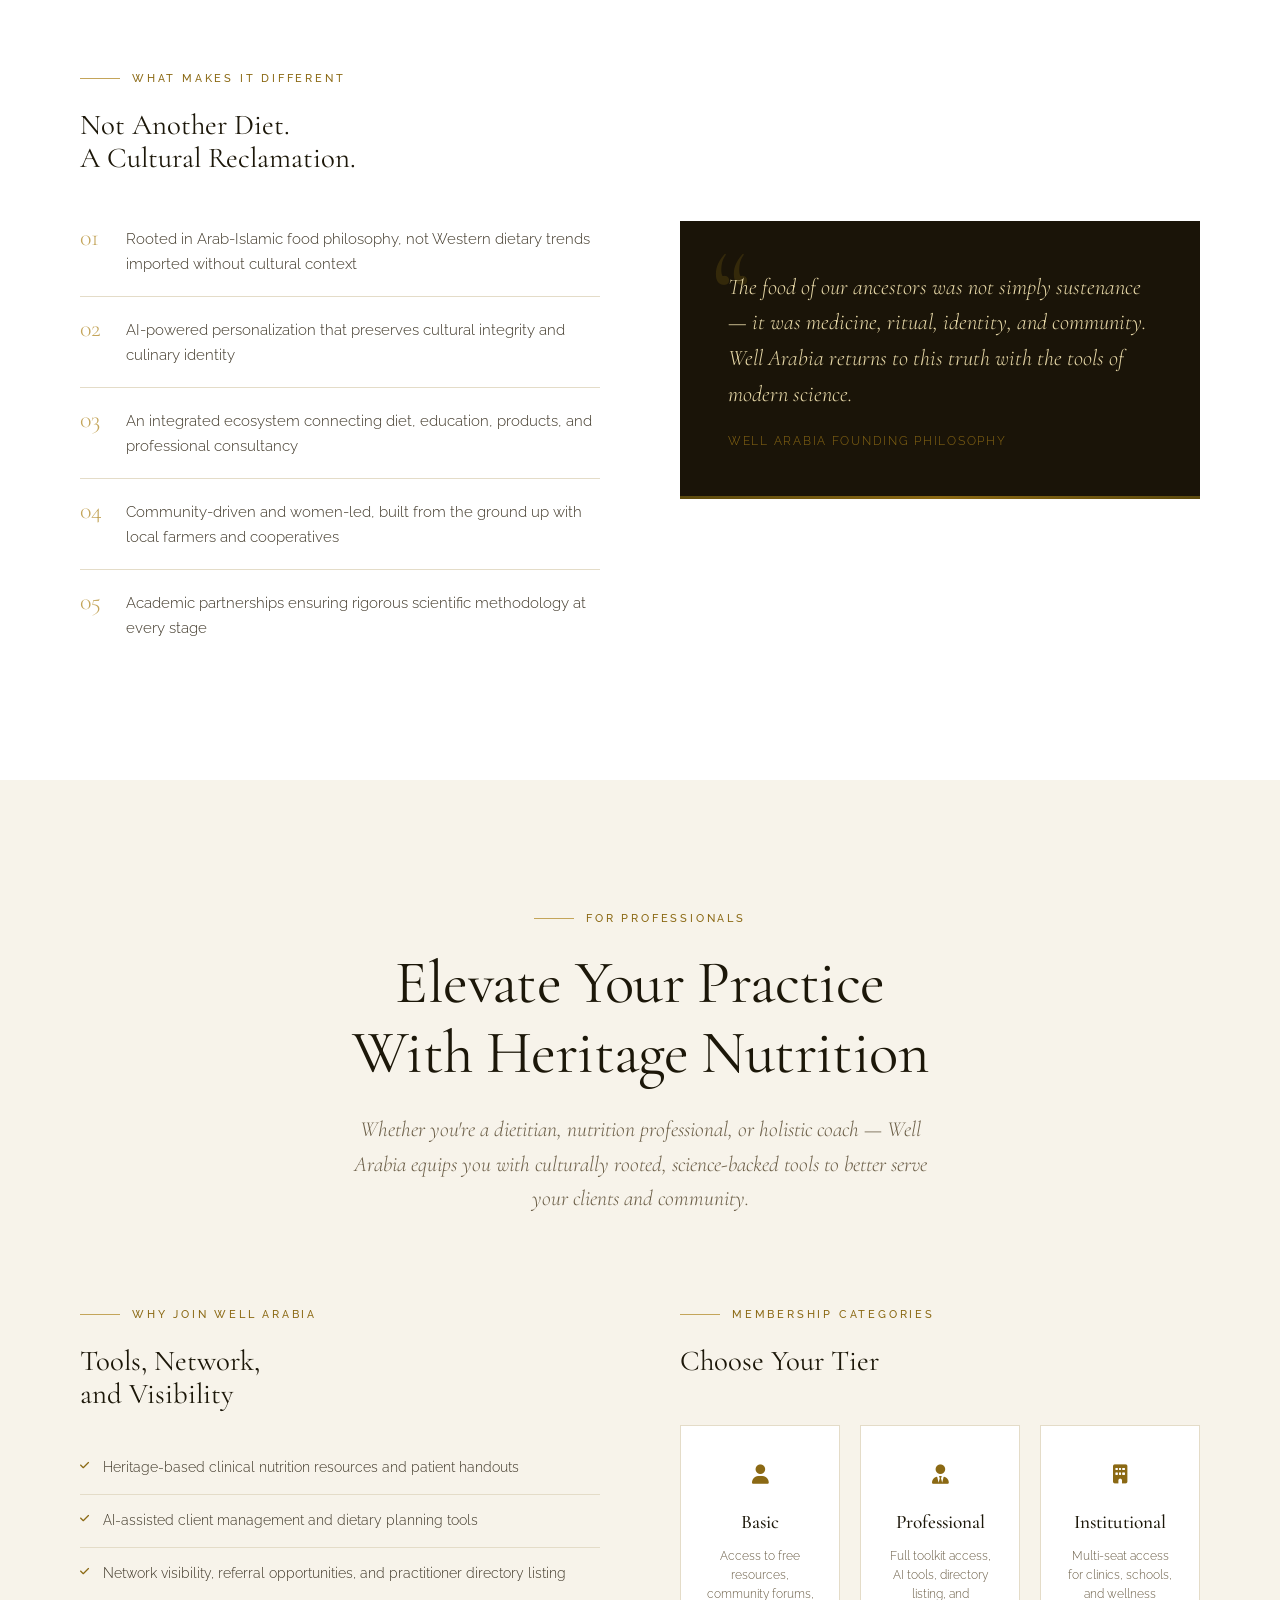
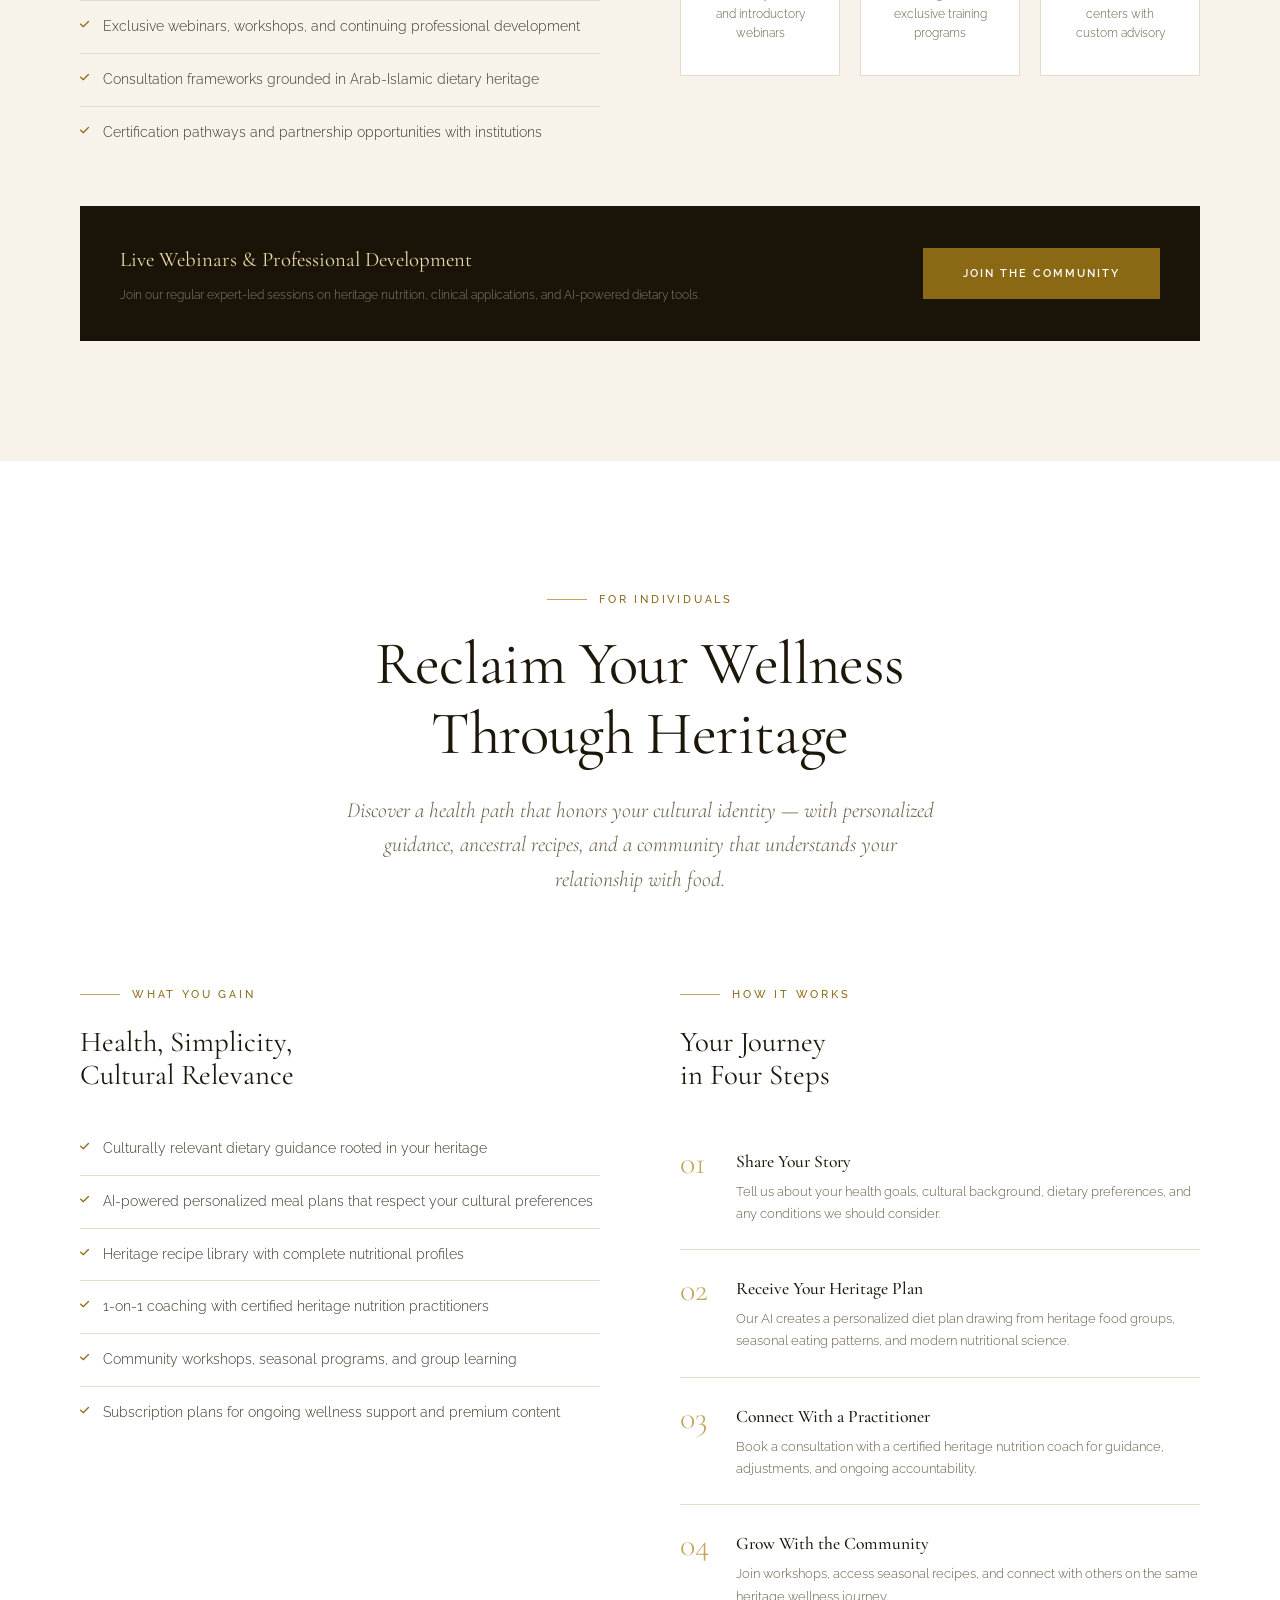
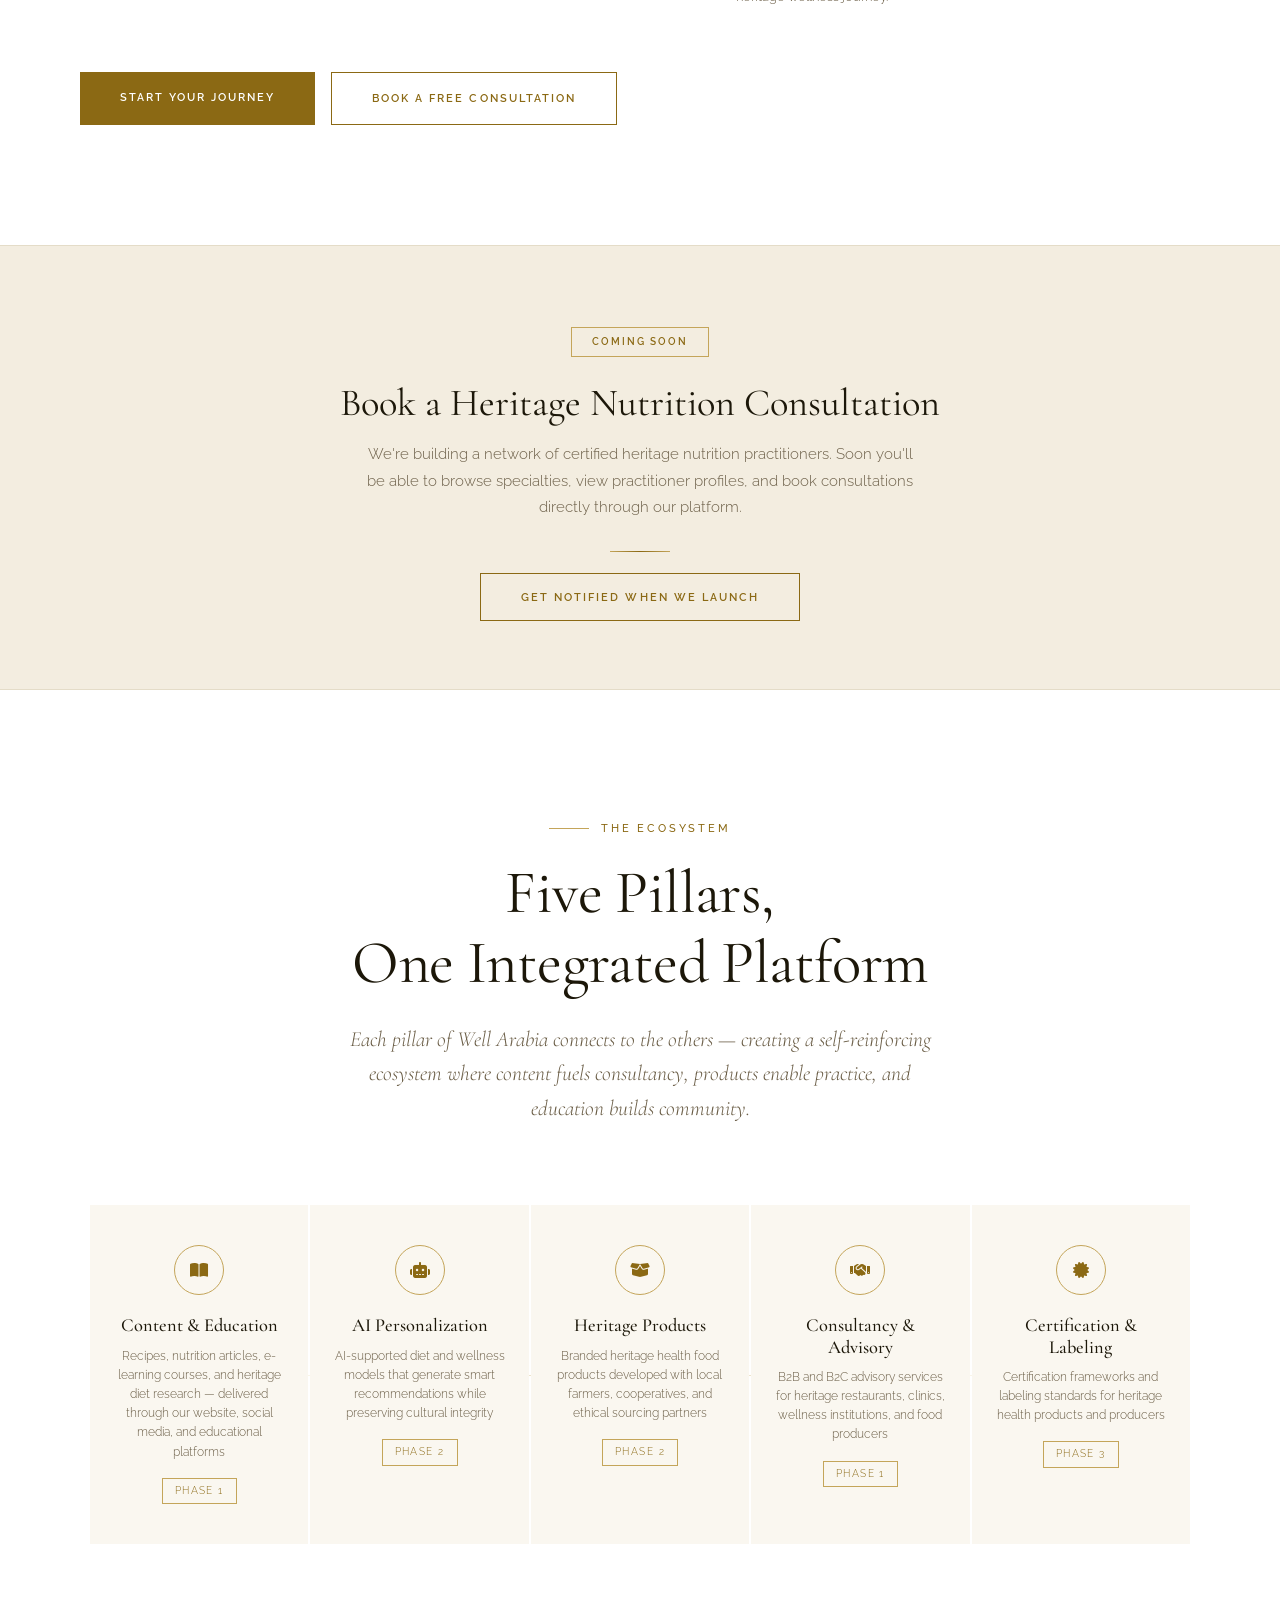
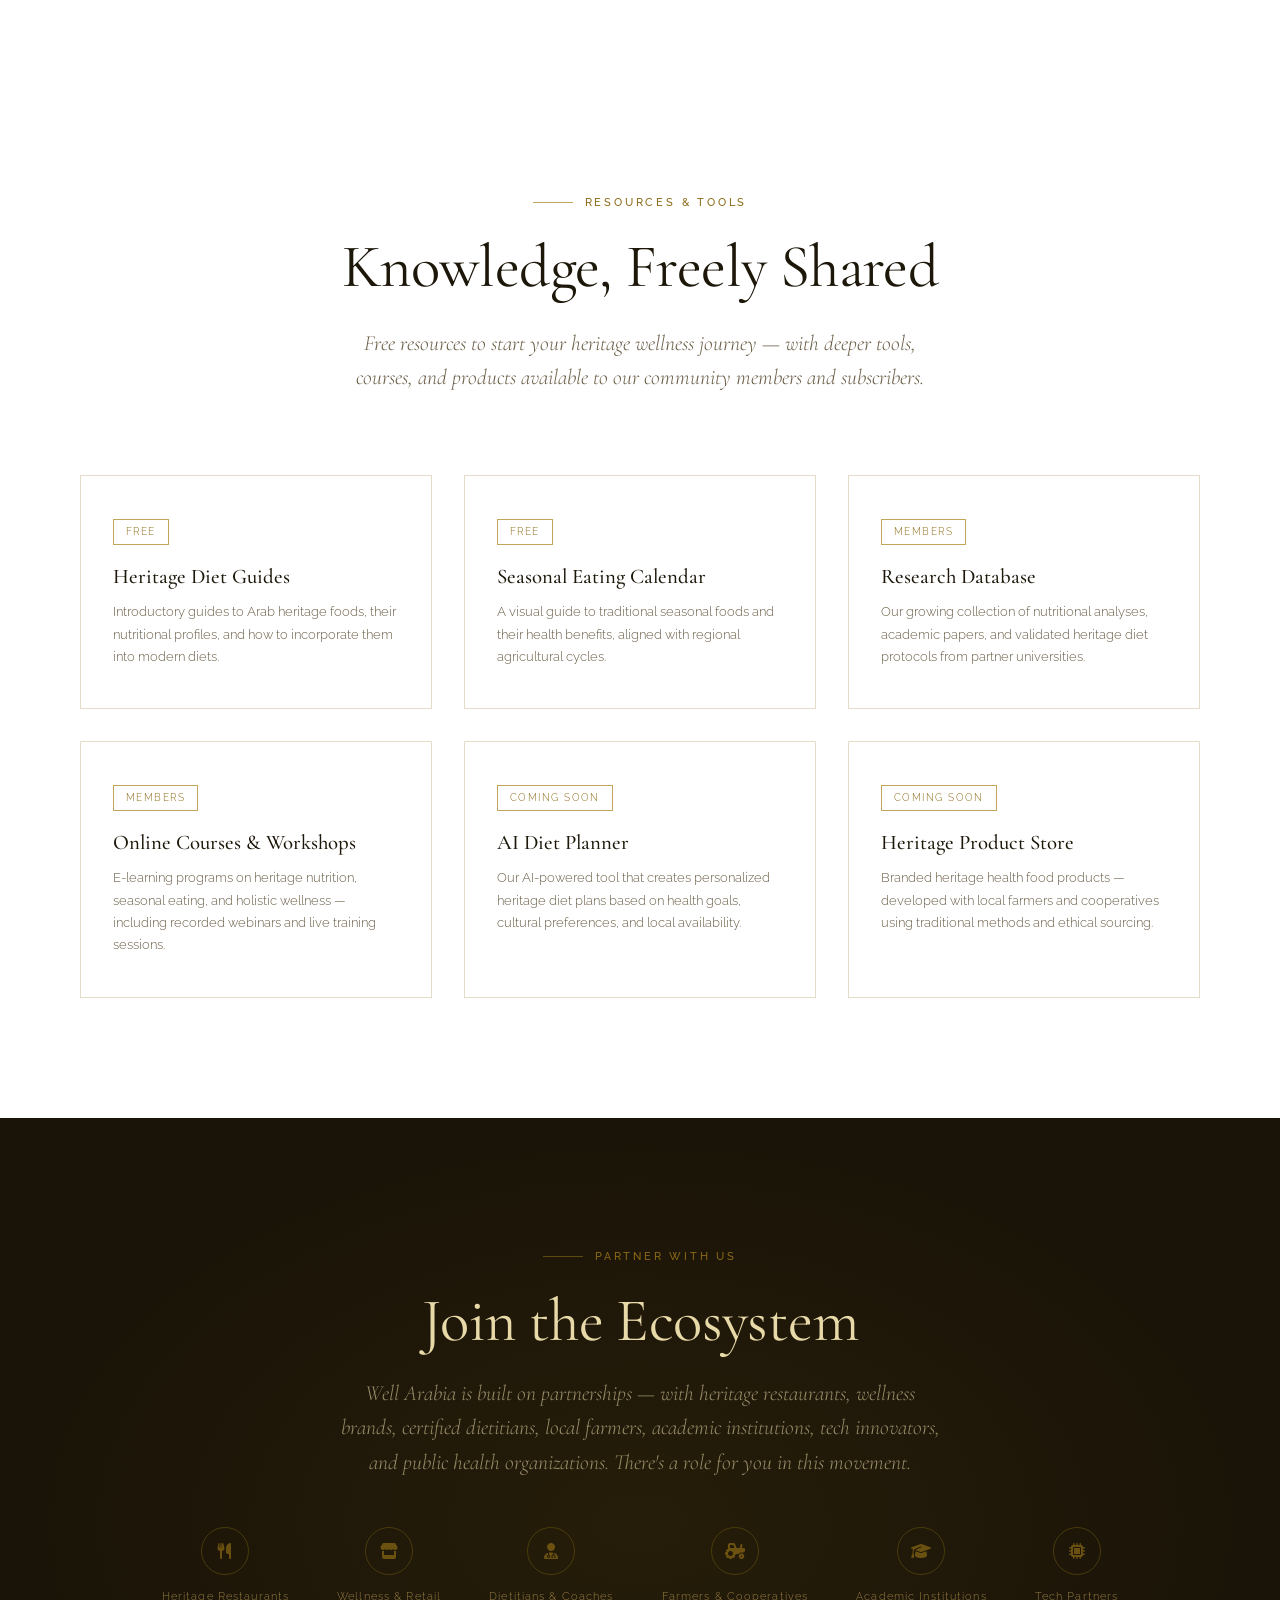
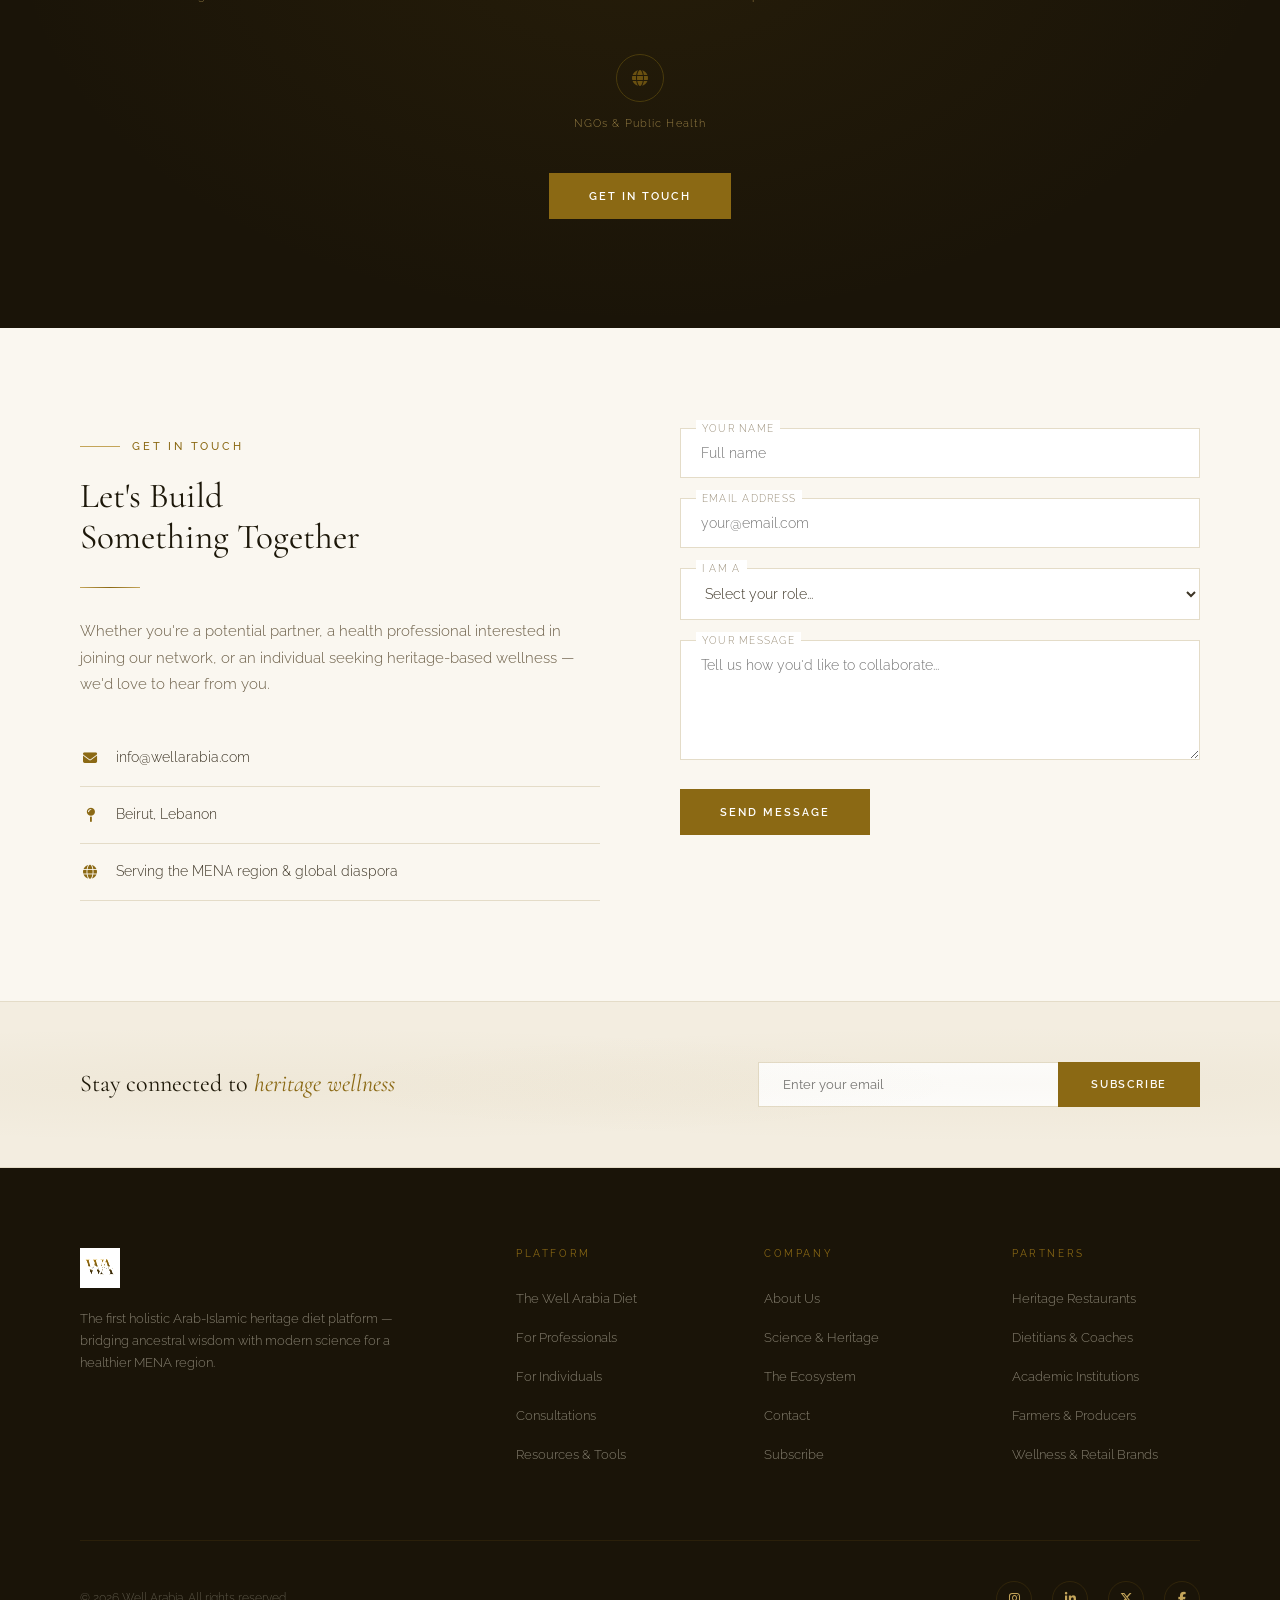
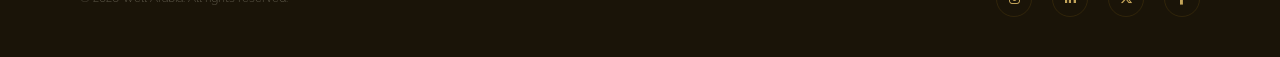
<file: index_backup.html>
<!DOCTYPE html>
<html lang="en">
<head>
    <meta charset="UTF-8">
    <meta name="viewport" content="width=device-width, initial-scale=1.0">
    <meta name="description" content="Well Arabia is the first holistic Arab-Islamic heritage diet platform — bridging ancestral wisdom with modern nutritional science for the MENA region and beyond.">
    <meta name="keywords" content="Arab heritage diet, Islamic nutrition, MENA wellness, heritage foods, ancestral nutrition, cultural health">
    <meta name="author" content="Well Arabia">
    <meta property="og:title" content="Well Arabia — Heritage Wellness, Rooted in Science">
    <meta property="og:description" content="The first holistic Arab-Islamic heritage diet platform — bridging ancestral wisdom with modern nutritional science.">
    <meta property="og:type" content="website">
    <meta property="og:image" content="logo.jpeg">
    <meta name="twitter:card" content="summary_large_image">
    <meta name="twitter:title" content="Well Arabia — Heritage Wellness, Rooted in Science">
    <meta name="twitter:description" content="The first holistic Arab-Islamic heritage diet platform — bridging ancestral wisdom with modern nutritional science.">
    <link rel="icon" type="image/jpeg" href="logo.jpeg">
    <title>Well Arabia — Heritage Wellness, Rooted in Science</title>
    <link rel="preconnect" href="https://fonts.googleapis.com">
    <link rel="preconnect" href="https://fonts.gstatic.com" crossorigin>
    <link href="https://fonts.googleapis.com/css2?family=Cormorant+Garamond:ital,wght@0,300;0,400;0,500;0,600;0,700;1,300;1,400;1,500&family=Raleway:wght@200;300;400;500;600;700&display=swap" rel="stylesheet">
    <link rel="stylesheet" href="https://cdnjs.cloudflare.com/ajax/libs/font-awesome/6.5.1/css/all.min.css">
    <style>
        /* ═══════════════════════════════════════════
           RESET & ROOT
        ═══════════════════════════════════════════ */
        *, *::before, *::after { margin: 0; padding: 0; box-sizing: border-box; }

        :root {
            --gold-deep:    #3A2A08;
            --gold-dark:    #5C4A0E;
            --gold:         #8B6914;
            --gold-mid:     #A6811E;
            --gold-light:   #C4A55A;
            --gold-pale:    #E8D9A8;
            --gold-whisper: #F5EED4;

            --bg-cream:     #FAF7F0;
            --bg-warm:      #F3EDE0;
            --bg-dark:      #1A1408;
            --bg-section:   #F7F3EA;

            --text-dark:    #1C1709;
            --text-body:    #3D3526;
            --text-mid:     #6B5E47;
            --text-light:   #9A8E78;
            --text-on-dark: #F0EAD6;

            --white:        #FFFFFF;
            --border:       #E4DCC8;

            --font-display: 'Cormorant Garamond', Georgia, serif;
            --font-body:    'Raleway', 'Helvetica Neue', sans-serif;

            --ease-out: cubic-bezier(0.25, 0.46, 0.45, 0.94);
            --ease-spring: cubic-bezier(0.34, 1.56, 0.64, 1);
        }

        html {
            scroll-behavior: smooth;
            font-size: 16px;
            overflow-x: hidden;
        }

        body {
            font-family: var(--font-body);
            font-weight: 300;
            color: var(--text-body);
            background: var(--bg-cream);
            line-height: 1.7;
            overflow-x: hidden;
            -webkit-font-smoothing: antialiased;
        }

        ::selection {
            background: var(--gold-pale);
            color: var(--gold-deep);
        }

        img { max-width: 100%; display: block; }
        a { color: inherit; text-decoration: none; }

        /* ═══════════════════════════════════════════
           TYPOGRAPHY
        ═══════════════════════════════════════════ */
        h1, h2, h3, h4, h5 {
            font-family: var(--font-display);
            font-weight: 400;
            color: var(--text-dark);
            line-height: 1.15;
        }

        .section-label {
            font-family: var(--font-body);
            font-weight: 500;
            font-size: 0.7rem;
            letter-spacing: 0.25em;
            text-transform: uppercase;
            color: var(--gold);
            display: inline-flex;
            align-items: center;
            gap: 12px;
            margin-bottom: 20px;
        }

        .section-label::before {
            content: '';
            width: 40px;
            height: 1px;
            background: var(--gold-light);
        }

        .section-title {
            font-size: clamp(2.2rem, 5vw, 3.8rem);
            margin-bottom: 24px;
            letter-spacing: -0.01em;
        }

        .section-subtitle {
            font-family: var(--font-display);
            font-size: clamp(1.1rem, 2vw, 1.35rem);
            font-weight: 300;
            font-style: italic;
            color: var(--text-mid);
            max-width: 600px;
            line-height: 1.6;
        }

        /* ═══════════════════════════════════════════
           LAYOUT UTILITIES
        ═══════════════════════════════════════════ */
        .container {
            max-width: 1200px;
            margin: 0 auto;
            padding: 0 40px;
        }

        .container--narrow {
            max-width: 800px;
        }

        .container--wide {
            max-width: 1400px;
        }

        section {
            padding: 120px 0;
            position: relative;
        }

        /* ═══════════════════════════════════════════
           GOLDEN DIVIDER
        ═══════════════════════════════════════════ */
        .divider {
            width: 60px;
            height: 1px;
            background: linear-gradient(90deg, var(--gold-light), var(--gold), var(--gold-light));
            margin: 30px 0;
        }

        .divider--center { margin: 30px auto; }

        /* ═══════════════════════════════════════════
           GEOMETRIC PATTERN (Arabic-inspired)
        ═══════════════════════════════════════════ */
        .pattern-bg {
            position: absolute;
            width: 100%;
            height: 100%;
            top: 0;
            left: 0;
            opacity: 0.03;
            pointer-events: none;
            background-image:
                repeating-linear-gradient(0deg, transparent, transparent 60px, var(--gold) 60px, var(--gold) 61px),
                repeating-linear-gradient(90deg, transparent, transparent 60px, var(--gold) 60px, var(--gold) 61px);
        }

        /* ═══════════════════════════════════════════
           NAVIGATION
        ═══════════════════════════════════════════ */
        .nav {
            position: fixed;
            top: 0;
            left: 0;
            width: 100%;
            z-index: 1000;
            padding: 20px 0;
            transition: all 0.5s var(--ease-out);
        }

        .nav.scrolled {
            background: rgba(250, 247, 240, 0.95);
            backdrop-filter: blur(20px);
            -webkit-backdrop-filter: blur(20px);
            padding: 12px 0;
            box-shadow: 0 1px 40px rgba(58, 42, 8, 0.06);
        }

        .nav__inner {
            display: flex;
            align-items: center;
            justify-content: space-between;
            max-width: 1400px;
            margin: 0 auto;
            padding: 0 40px;
        }

        .nav__logo {
            height: 50px;
            transition: height 0.5s var(--ease-out);
        }

        .nav.scrolled .nav__logo {
            height: 38px;
        }

        .nav__links {
            display: flex;
            align-items: center;
            gap: 36px;
            list-style: none;
        }

        .nav__link {
            font-family: var(--font-body);
            font-size: 0.72rem;
            font-weight: 500;
            letter-spacing: 0.12em;
            text-transform: uppercase;
            color: var(--text-mid);
            position: relative;
            transition: color 0.3s;
            cursor: pointer;
        }

        .nav__link:hover,
        .nav__link.active {
            color: var(--gold);
        }

        .nav__link::after {
            content: '';
            position: absolute;
            bottom: -4px;
            left: 0;
            width: 0;
            height: 1px;
            background: var(--gold);
            transition: width 0.4s var(--ease-out);
        }

        .nav__link:hover::after,
        .nav__link.active::after {
            width: 100%;
        }

        .nav__cta {
            font-family: var(--font-body);
            font-size: 0.68rem;
            font-weight: 600;
            letter-spacing: 0.15em;
            text-transform: uppercase;
            color: var(--gold-deep);
            border: 1px solid var(--gold);
            padding: 10px 28px;
            transition: all 0.4s var(--ease-out);
            cursor: pointer;
            background: transparent;
        }

        .nav__cta:hover {
            background: var(--gold);
            color: var(--white);
        }

        /* Mobile hamburger */
        .nav__hamburger {
            display: none;
            flex-direction: column;
            gap: 5px;
            cursor: pointer;
            z-index: 1001;
        }

        .nav__hamburger span {
            width: 24px;
            height: 1.5px;
            background: var(--text-dark);
            transition: all 0.3s;
        }

        /* ═══════════════════════════════════════════
           HERO
        ═══════════════════════════════════════════ */
        .hero {
            min-height: 100vh;
            display: flex;
            align-items: center;
            justify-content: center;
            position: relative;
            overflow: hidden;
            background: var(--bg-dark);
            padding: 0;
        }

        .hero__bg {
            position: absolute;
            inset: 0;
            background:
                radial-gradient(ellipse at 30% 50%, rgba(139, 105, 20, 0.15) 0%, transparent 60%),
                radial-gradient(ellipse at 70% 30%, rgba(196, 165, 90, 0.08) 0%, transparent 50%),
                linear-gradient(180deg, var(--bg-dark) 0%, #241C0A 50%, var(--bg-dark) 100%);
        }

        .hero__pattern {
            position: absolute;
            inset: 0;
            opacity: 0.04;
            background-image:
                repeating-conic-gradient(from 0deg at 50% 50%, transparent 0deg, transparent 80deg, var(--gold-light) 80deg, var(--gold-light) 81deg);
            background-size: 120px 120px;
        }

        .hero__content {
            position: relative;
            text-align: center;
            max-width: 900px;
            padding: 40px;
            z-index: 2;
        }

        .hero__logo-mark {
            width: 120px;
            margin: 0 auto 50px;
            opacity: 0;
            transform: translateY(30px);
            animation: fadeUp 1s 0.3s var(--ease-out) forwards;
        }

        .hero__title {
            font-family: var(--font-display);
            font-size: clamp(2.8rem, 7vw, 5.5rem);
            font-weight: 300;
            color: var(--gold-pale);
            letter-spacing: 0.02em;
            line-height: 1.1;
            margin-bottom: 10px;
            opacity: 0;
            transform: translateY(40px);
            animation: fadeUp 1s 0.5s var(--ease-out) forwards;
        }

        .hero__title em {
            font-style: italic;
            color: var(--gold-light);
        }

        .hero__line {
            width: 80px;
            height: 1px;
            background: linear-gradient(90deg, transparent, var(--gold), transparent);
            margin: 32px auto;
            opacity: 0;
            animation: fadeIn 1s 0.9s var(--ease-out) forwards;
        }

        .hero__subtitle {
            font-family: var(--font-display);
            font-size: clamp(1.1rem, 2.2vw, 1.45rem);
            font-weight: 300;
            font-style: italic;
            color: var(--gold-light);
            opacity: 0.8;
            max-width: 650px;
            margin: 0 auto 48px;
            line-height: 1.6;
            opacity: 0;
            transform: translateY(30px);
            animation: fadeUp 1s 0.8s var(--ease-out) forwards;
        }

        .hero__actions {
            display: flex;
            gap: 20px;
            justify-content: center;
            flex-wrap: wrap;
            opacity: 0;
            transform: translateY(20px);
            animation: fadeUp 1s 1.1s var(--ease-out) forwards;
        }

        .btn {
            font-family: var(--font-body);
            font-size: 0.7rem;
            font-weight: 600;
            letter-spacing: 0.18em;
            text-transform: uppercase;
            padding: 16px 40px;
            border: none;
            cursor: pointer;
            transition: all 0.4s var(--ease-out);
            position: relative;
            overflow: hidden;
        }

        .btn--primary {
            background: var(--gold);
            color: var(--white);
        }

        .btn--primary:hover {
            background: var(--gold-mid);
            transform: translateY(-2px);
            box-shadow: 0 12px 40px rgba(139, 105, 20, 0.3);
        }

        .btn--outline {
            background: transparent;
            color: var(--gold-pale);
            border: 1px solid rgba(196, 165, 90, 0.4);
        }

        .btn--outline:hover {
            border-color: var(--gold);
            color: var(--gold-light);
            transform: translateY(-2px);
        }

        .btn--dark {
            background: transparent;
            color: var(--gold);
            border: 1px solid var(--gold);
        }

        .btn--dark:hover {
            background: var(--gold);
            color: var(--white);
            transform: translateY(-2px);
            box-shadow: 0 12px 40px rgba(139, 105, 20, 0.2);
        }

        .hero__scroll {
            position: absolute;
            bottom: 40px;
            left: 50%;
            transform: translateX(-50%);
            display: flex;
            flex-direction: column;
            align-items: center;
            gap: 8px;
            opacity: 0;
            animation: fadeIn 1s 1.5s var(--ease-out) forwards;
        }

        .hero__scroll span {
            font-family: var(--font-body);
            font-size: 0.6rem;
            letter-spacing: 0.2em;
            text-transform: uppercase;
            color: var(--gold-light);
            opacity: 0.5;
        }

        .hero__scroll-line {
            width: 1px;
            height: 40px;
            background: linear-gradient(180deg, var(--gold-light), transparent);
            animation: scrollPulse 2s infinite;
        }

        @keyframes scrollPulse {
            0%, 100% { opacity: 0.3; transform: scaleY(0.5); transform-origin: top; }
            50% { opacity: 0.8; transform: scaleY(1); }
        }

        /* ═══════════════════════════════════════════
           INTRODUCTION STRIP
        ═══════════════════════════════════════════ */
        .intro-strip {
            padding: 80px 0;
            background: var(--white);
            border-bottom: 1px solid var(--border);
        }

        .intro-strip__inner {
            display: grid;
            grid-template-columns: repeat(3, 1fr);
            gap: 60px;
            text-align: center;
        }

        .intro-strip__item {
            padding: 0 20px;
        }

        .intro-strip__number {
            font-family: var(--font-display);
            font-size: 3rem;
            font-weight: 300;
            color: var(--gold);
            line-height: 1;
            margin-bottom: 8px;
        }

        .intro-strip__text {
            font-size: 0.8rem;
            letter-spacing: 0.05em;
            color: var(--text-mid);
        }

        /* ═══════════════════════════════════════════
           ABOUT SECTION
        ═══════════════════════════════════════════ */
        .about {
            background: var(--bg-cream);
        }

        .about__grid {
            display: grid;
            grid-template-columns: 1fr 1fr;
            gap: 80px;
            align-items: center;
        }

        .about__visual {
            position: relative;
            height: 550px;
        }

        .about__image-frame {
            position: absolute;
            width: 75%;
            height: 85%;
            top: 0;
            right: 0;
            background:
                linear-gradient(135deg, var(--gold-pale) 0%, var(--bg-warm) 50%, var(--gold-whisper) 100%);
            overflow: hidden;
        }

        .about__image-frame::after {
            content: '';
            position: absolute;
            inset: 0;
            background:
                repeating-linear-gradient(45deg, transparent, transparent 20px, rgba(139,105,20,0.03) 20px, rgba(139,105,20,0.03) 21px);
        }

        .about__image-accent {
            position: absolute;
            width: 55%;
            height: 60%;
            bottom: 0;
            left: 0;
            border: 1px solid var(--gold-light);
            z-index: 2;
            display: flex;
            align-items: center;
            justify-content: center;
            background: var(--white);
        }

        .about__image-accent .arabesque {
            font-family: var(--font-display);
            font-size: 6rem;
            color: var(--gold-pale);
            opacity: 0.4;
            font-style: italic;
        }

        .about__text p {
            margin-bottom: 20px;
            font-size: 0.95rem;
            line-height: 1.85;
        }

        .about__values {
            display: grid;
            grid-template-columns: 1fr 1fr;
            gap: 24px;
            margin-top: 36px;
        }

        .about__value {
            display: flex;
            align-items: flex-start;
            gap: 12px;
        }

        .about__value-icon {
            width: 32px;
            height: 32px;
            border: 1px solid var(--gold-light);
            display: flex;
            align-items: center;
            justify-content: center;
            flex-shrink: 0;
            margin-top: 2px;
        }

        .about__value-icon i {
            font-size: 0.7rem;
            color: var(--gold);
        }

        .about__value-text {
            font-size: 0.82rem;
            font-weight: 400;
            color: var(--text-body);
        }

        /* ═══════════════════════════════════════════
           MISSION / VISION BAND
        ═══════════════════════════════════════════ */
        .mission-band {
            background: var(--bg-dark);
            padding: 100px 0;
            position: relative;
            overflow: hidden;
        }

        .mission-band__pattern {
            position: absolute;
            inset: 0;
            opacity: 0.03;
            background:
                radial-gradient(circle at 20% 50%, var(--gold) 1px, transparent 1px),
                radial-gradient(circle at 80% 50%, var(--gold) 1px, transparent 1px);
            background-size: 40px 40px;
        }

        .mission-band__grid {
            display: grid;
            grid-template-columns: 1fr 1px 1fr;
            gap: 60px;
            position: relative;
        }

        .mission-band__divider {
            background: linear-gradient(180deg, transparent, var(--gold-dark), transparent);
        }

        .mission-band__item {
            text-align: center;
            padding: 20px;
        }

        .mission-band__label {
            font-family: var(--font-body);
            font-size: 0.65rem;
            letter-spacing: 0.3em;
            text-transform: uppercase;
            color: var(--gold);
            margin-bottom: 24px;
        }

        .mission-band__text {
            font-family: var(--font-display);
            font-size: clamp(1.3rem, 2.5vw, 1.8rem);
            font-weight: 300;
            font-style: italic;
            color: var(--gold-pale);
            line-height: 1.55;
            max-width: 450px;
            margin: 0 auto;
        }

        /* ═══════════════════════════════════════════
           THE WELL ARABIA DIET
        ═══════════════════════════════════════════ */
        .diet {
            background: var(--white);
        }

        .diet__header {
            text-align: center;
            margin-bottom: 80px;
        }

        .diet__header .section-subtitle {
            margin: 0 auto;
        }

        .diet__pillars {
            display: grid;
            grid-template-columns: repeat(4, 1fr);
            gap: 32px;
            margin-bottom: 80px;
        }

        .pillar {
            padding: 48px 32px;
            text-align: center;
            border: 1px solid transparent;
            transition: all 0.5s var(--ease-out);
            position: relative;
            background: var(--bg-cream);
        }

        .pillar:hover {
            border-color: var(--gold-light);
            transform: translateY(-8px);
            box-shadow: 0 20px 60px rgba(58, 42, 8, 0.08);
        }

        .pillar__icon {
            width: 56px;
            height: 56px;
            margin: 0 auto 24px;
            display: flex;
            align-items: center;
            justify-content: center;
            border: 1px solid var(--gold-light);
            color: var(--gold);
            font-size: 1.2rem;
            transition: all 0.4s;
        }

        .pillar:hover .pillar__icon {
            background: var(--gold);
            color: var(--white);
            border-color: var(--gold);
        }

        .pillar__title {
            font-family: var(--font-display);
            font-size: 1.3rem;
            font-weight: 500;
            margin-bottom: 12px;
            color: var(--text-dark);
        }

        .pillar__desc {
            font-size: 0.82rem;
            color: var(--text-mid);
            line-height: 1.7;
        }

        /* What makes it different */
        .diet__difference {
            display: grid;
            grid-template-columns: 1fr 1fr;
            gap: 80px;
            align-items: center;
            padding-top: 60px;
            border-top: 1px solid var(--border);
        }

        .diet__difference-list {
            list-style: none;
        }

        .diet__difference-list li {
            padding: 20px 0;
            border-bottom: 1px solid var(--border);
            display: flex;
            align-items: flex-start;
            gap: 16px;
            font-size: 0.92rem;
        }

        .diet__difference-list li:last-child {
            border-bottom: none;
        }

        .diet__difference-list .num {
            font-family: var(--font-display);
            font-size: 1.5rem;
            color: var(--gold-light);
            font-weight: 300;
            line-height: 1;
            flex-shrink: 0;
            width: 30px;
        }

        .diet__quote {
            padding: 48px;
            background: var(--bg-dark);
            position: relative;
        }

        .diet__quote::before {
            content: '\201C';
            font-family: var(--font-display);
            font-size: 8rem;
            color: var(--gold-dark);
            position: absolute;
            top: 10px;
            left: 30px;
            line-height: 1;
            opacity: 0.4;
        }

        .diet__quote p {
            font-family: var(--font-display);
            font-size: 1.4rem;
            font-style: italic;
            font-weight: 300;
            color: var(--gold-pale);
            line-height: 1.6;
            position: relative;
            z-index: 1;
        }

        .diet__quote cite {
            display: block;
            margin-top: 20px;
            font-style: normal;
            font-family: var(--font-body);
            font-size: 0.72rem;
            letter-spacing: 0.15em;
            text-transform: uppercase;
            color: var(--gold);
        }

        /* ═══════════════════════════════════════════
           AUDIENCE SPLIT (For Professionals / Individuals)
        ═══════════════════════════════════════════ */
        .audience {
            background: var(--bg-section);
            position: relative;
        }

        .audience__header {
            text-align: center;
            margin-bottom: 80px;
        }

        .audience__grid {
            display: grid;
            grid-template-columns: 1fr 1fr;
            gap: 0;
        }

        .audience__card {
            padding: 64px 56px;
            position: relative;
            transition: all 0.5s var(--ease-out);
        }

        .audience__card--pro {
            background: var(--white);
            border: 1px solid var(--border);
        }

        .audience__card--ind {
            background: var(--bg-dark);
            color: var(--text-on-dark);
        }

        .audience__card-label {
            font-family: var(--font-body);
            font-size: 0.65rem;
            letter-spacing: 0.3em;
            text-transform: uppercase;
            color: var(--gold);
            margin-bottom: 20px;
        }

        .audience__card-title {
            font-family: var(--font-display);
            font-size: clamp(1.8rem, 3vw, 2.4rem);
            font-weight: 400;
            margin-bottom: 20px;
        }

        .audience__card--ind .audience__card-title {
            color: var(--gold-pale);
        }

        .audience__card-desc {
            font-size: 0.9rem;
            line-height: 1.8;
            margin-bottom: 32px;
            opacity: 0.85;
        }

        .audience__card--ind .audience__card-desc {
            color: rgba(240, 234, 214, 0.7);
        }

        .audience__benefits {
            list-style: none;
            margin-bottom: 40px;
        }

        .audience__benefits li {
            padding: 12px 0;
            font-size: 0.85rem;
            display: flex;
            align-items: center;
            gap: 12px;
            border-bottom: 1px solid rgba(228, 220, 200, 0.2);
        }

        .audience__card--ind .audience__benefits li {
            border-bottom-color: rgba(139, 105, 20, 0.15);
        }

        .audience__benefits li i {
            color: var(--gold);
            font-size: 0.6rem;
            flex-shrink: 0;
        }

        /* ═══════════════════════════════════════════
           ECOSYSTEM
        ═══════════════════════════════════════════ */
        .ecosystem {
            background: var(--white);
            overflow: hidden;
        }

        .ecosystem__header {
            text-align: center;
            margin-bottom: 80px;
        }

        .ecosystem__ring {
            display: grid;
            grid-template-columns: repeat(5, 1fr);
            gap: 2px;
            max-width: 1100px;
            margin: 0 auto;
        }

        .eco-node {
            padding: 40px 24px;
            text-align: center;
            background: var(--bg-cream);
            position: relative;
            transition: all 0.5s var(--ease-out);
        }

        .eco-node:hover {
            background: var(--bg-dark);
            color: var(--gold-pale);
        }

        .eco-node:hover .eco-node__title,
        .eco-node:hover .eco-node__desc {
            color: var(--gold-pale);
        }

        .eco-node:hover .eco-node__icon {
            background: var(--gold);
            color: var(--white);
            border-color: var(--gold);
        }

        .eco-node__icon {
            width: 50px;
            height: 50px;
            border: 1px solid var(--gold-light);
            display: flex;
            align-items: center;
            justify-content: center;
            margin: 0 auto 20px;
            font-size: 1rem;
            color: var(--gold);
            transition: all 0.4s;
        }

        .eco-node__title {
            font-family: var(--font-display);
            font-size: 1.15rem;
            font-weight: 500;
            color: var(--text-dark);
            margin-bottom: 10px;
            transition: color 0.4s;
        }

        .eco-node__desc {
            font-size: 0.75rem;
            color: var(--text-mid);
            line-height: 1.6;
            transition: color 0.4s;
        }

        .eco-node__stage {
            display: inline-block;
            margin-top: 16px;
            font-size: 0.6rem;
            letter-spacing: 0.15em;
            text-transform: uppercase;
            color: var(--gold);
            border: 1px solid var(--gold-light);
            padding: 4px 12px;
        }

        /* ═══════════════════════════════════════════
           SCIENCE & HERITAGE
        ═══════════════════════════════════════════ */
        .science {
            background: var(--bg-section);
            position: relative;
        }

        .science__grid {
            display: grid;
            grid-template-columns: 1fr 1fr 1fr;
            gap: 40px;
        }

        .science__card {
            padding: 48px 36px;
            background: var(--white);
            border: 1px solid var(--border);
            transition: all 0.5s var(--ease-out);
        }

        .science__card:hover {
            border-color: var(--gold-light);
            box-shadow: 0 16px 48px rgba(58, 42, 8, 0.06);
        }

        .science__card-icon {
            font-size: 1.5rem;
            color: var(--gold);
            margin-bottom: 24px;
        }

        .science__card-title {
            font-family: var(--font-display);
            font-size: 1.4rem;
            font-weight: 500;
            margin-bottom: 16px;
            color: var(--text-dark);
        }

        .science__card-text {
            font-size: 0.85rem;
            line-height: 1.75;
            color: var(--text-mid);
        }

        /* ═══════════════════════════════════════════
           RESOURCES
        ═══════════════════════════════════════════ */
        .resources {
            background: var(--white);
        }

        .resources__grid {
            display: grid;
            grid-template-columns: repeat(3, 1fr);
            gap: 32px;
        }

        .resource-card {
            border: 1px solid var(--border);
            padding: 40px 32px;
            transition: all 0.5s var(--ease-out);
            position: relative;
            overflow: hidden;
        }

        .resource-card::before {
            content: '';
            position: absolute;
            top: 0;
            left: 0;
            width: 100%;
            height: 3px;
            background: linear-gradient(90deg, var(--gold), var(--gold-light));
            transform: scaleX(0);
            transform-origin: left;
            transition: transform 0.5s var(--ease-out);
        }

        .resource-card:hover::before {
            transform: scaleX(1);
        }

        .resource-card:hover {
            border-color: var(--gold-light);
            transform: translateY(-4px);
            box-shadow: 0 12px 36px rgba(58, 42, 8, 0.06);
        }

        .resource-card__badge {
            display: inline-block;
            font-size: 0.6rem;
            letter-spacing: 0.15em;
            text-transform: uppercase;
            color: var(--gold);
            border: 1px solid var(--gold-light);
            padding: 4px 12px;
            margin-bottom: 20px;
        }

        .resource-card__title {
            font-family: var(--font-display);
            font-size: 1.3rem;
            font-weight: 500;
            color: var(--text-dark);
            margin-bottom: 12px;
        }

        .resource-card__text {
            font-size: 0.82rem;
            color: var(--text-mid);
            line-height: 1.7;
        }

        /* ═══════════════════════════════════════════
           PARTNER CTA
        ═══════════════════════════════════════════ */
        .partner-cta {
            background: var(--bg-dark);
            padding: 120px 0;
            text-align: center;
            position: relative;
            overflow: hidden;
        }

        .partner-cta__bg {
            position: absolute;
            inset: 0;
            background:
                radial-gradient(ellipse at 50% 50%, rgba(139, 105, 20, 0.1) 0%, transparent 70%);
        }

        .partner-cta__content {
            position: relative;
            z-index: 1;
        }

        .partner-cta .section-label {
            color: var(--gold);
        }

        .partner-cta .section-label::before {
            background: var(--gold-dark);
        }

        .partner-cta .section-title {
            color: var(--gold-pale);
            margin-bottom: 20px;
        }

        .partner-cta .section-subtitle {
            color: rgba(232, 217, 168, 0.6);
            margin: 0 auto 48px;
        }

        .partner-cta__types {
            display: flex;
            justify-content: center;
            gap: 48px;
            margin-bottom: 48px;
            flex-wrap: wrap;
        }

        .partner-type {
            text-align: center;
            opacity: 0.7;
            transition: opacity 0.3s;
            cursor: default;
        }

        .partner-type:hover {
            opacity: 1;
        }

        .partner-type__icon {
            width: 48px;
            height: 48px;
            border: 1px solid var(--gold-dark);
            display: flex;
            align-items: center;
            justify-content: center;
            margin: 0 auto 12px;
            color: var(--gold);
            font-size: 1rem;
        }

        .partner-type__label {
            font-size: 0.7rem;
            letter-spacing: 0.1em;
            color: var(--gold-light);
        }

        /* ═══════════════════════════════════════════
           CONTACT / FOOTER
        ═══════════════════════════════════════════ */
        .contact {
            background: var(--bg-cream);
            padding: 100px 0;
        }

        .contact__grid {
            display: grid;
            grid-template-columns: 1fr 1fr;
            gap: 80px;
        }

        .contact__info h3 {
            font-size: 2.2rem;
            margin-bottom: 20px;
        }

        .contact__info p {
            font-size: 0.92rem;
            color: var(--text-mid);
            line-height: 1.8;
            margin-bottom: 32px;
        }

        .contact__detail {
            display: flex;
            align-items: center;
            gap: 16px;
            padding: 16px 0;
            border-bottom: 1px solid var(--border);
            font-size: 0.88rem;
        }

        .contact__detail i {
            color: var(--gold);
            width: 20px;
            text-align: center;
        }

        .contact__form {
            display: flex;
            flex-direction: column;
            gap: 20px;
        }

        .form-group {
            position: relative;
        }

        .form-group input,
        .form-group textarea,
        .form-group select {
            width: 100%;
            padding: 16px 20px;
            font-family: var(--font-body);
            font-size: 0.85rem;
            font-weight: 300;
            border: 1px solid var(--border);
            background: var(--white);
            color: var(--text-body);
            outline: none;
            transition: border-color 0.3s;
        }

        .form-group input:focus,
        .form-group textarea:focus,
        .form-group select:focus {
            border-color: var(--gold);
        }

        .form-group textarea {
            min-height: 120px;
            resize: vertical;
        }

        .form-group label {
            position: absolute;
            top: -8px;
            left: 16px;
            font-size: 0.65rem;
            letter-spacing: 0.12em;
            text-transform: uppercase;
            color: var(--text-light);
            background: var(--white);
            padding: 0 6px;
        }

        /* ═══════════════════════════════════════════
           NEWSLETTER STRIP
        ═══════════════════════════════════════════ */
        .newsletter {
            padding: 60px 0;
            background: var(--bg-warm);
            border-top: 1px solid var(--border);
            border-bottom: 1px solid var(--border);
        }

        .newsletter__inner {
            display: flex;
            align-items: center;
            justify-content: space-between;
            gap: 40px;
            flex-wrap: wrap;
        }

        .newsletter__text {
            font-family: var(--font-display);
            font-size: 1.5rem;
            font-weight: 400;
            color: var(--text-dark);
        }

        .newsletter__text span {
            font-style: italic;
            color: var(--gold);
        }

        .newsletter__form {
            display: flex;
            gap: 0;
        }

        .newsletter__input {
            padding: 14px 24px;
            font-family: var(--font-body);
            font-size: 0.82rem;
            border: 1px solid var(--border);
            border-right: none;
            background: var(--white);
            color: var(--text-body);
            width: 300px;
            outline: none;
            transition: border-color 0.3s;
        }

        .newsletter__input:focus {
            border-color: var(--gold);
        }

        .newsletter__submit {
            padding: 14px 32px;
            font-family: var(--font-body);
            font-size: 0.68rem;
            font-weight: 600;
            letter-spacing: 0.15em;
            text-transform: uppercase;
            background: var(--gold);
            color: var(--white);
            border: 1px solid var(--gold);
            cursor: pointer;
            transition: all 0.3s;
        }

        .newsletter__submit:hover {
            background: var(--gold-dark);
            border-color: var(--gold-dark);
        }

        /* ═══════════════════════════════════════════
           FOOTER
        ═══════════════════════════════════════════ */
        .footer {
            background: var(--bg-dark);
            padding: 80px 0 40px;
        }

        .footer__top {
            display: grid;
            grid-template-columns: 2fr 1fr 1fr 1fr;
            gap: 60px;
            padding-bottom: 60px;
            border-bottom: 1px solid rgba(139, 105, 20, 0.15);
        }

        .footer__brand-desc {
            font-size: 0.82rem;
            color: rgba(240, 234, 214, 0.5);
            line-height: 1.7;
            margin-top: 20px;
            max-width: 320px;
        }

        .footer__logo {
            height: 40px;
            filter: brightness(1.2);
        }

        .footer__heading {
            font-family: var(--font-body);
            font-size: 0.65rem;
            letter-spacing: 0.25em;
            text-transform: uppercase;
            color: var(--gold);
            margin-bottom: 24px;
        }

        .footer__links {
            list-style: none;
        }

        .footer__links li {
            margin-bottom: 12px;
        }

        .footer__links a {
            font-size: 0.82rem;
            color: rgba(240, 234, 214, 0.5);
            transition: color 0.3s;
        }

        .footer__links a:hover {
            color: var(--gold-pale);
        }

        .footer__bottom {
            display: flex;
            justify-content: space-between;
            align-items: center;
            padding-top: 40px;
            flex-wrap: wrap;
            gap: 20px;
        }

        .footer__copy {
            font-size: 0.72rem;
            color: rgba(240, 234, 214, 0.3);
        }

        .footer__social {
            display: flex;
            gap: 20px;
        }

        .footer__social a {
            width: 36px;
            height: 36px;
            border: 1px solid rgba(139, 105, 20, 0.2);
            display: flex;
            align-items: center;
            justify-content: center;
            color: var(--gold-light);
            font-size: 0.8rem;
            transition: all 0.3s;
        }

        .footer__social a:hover {
            background: var(--gold);
            border-color: var(--gold);
            color: var(--white);
        }

        /* ═══════════════════════════════════════════
           ANIMATIONS
        ═══════════════════════════════════════════ */
        @keyframes fadeUp {
            to { opacity: 1; transform: translateY(0); }
        }

        @keyframes fadeIn {
            to { opacity: 1; }
        }

        .reveal {
            opacity: 0;
            transform: translateY(40px);
            transition: all 0.8s var(--ease-out);
        }

        .reveal.visible {
            opacity: 1;
            transform: translateY(0);
        }

        .reveal-delay-1 { transition-delay: 0.1s; }
        .reveal-delay-2 { transition-delay: 0.2s; }
        .reveal-delay-3 { transition-delay: 0.3s; }
        .reveal-delay-4 { transition-delay: 0.4s; }

        /* ═══════════════════════════════════════════
           MOBILE MENU
        ═══════════════════════════════════════════ */
        .mobile-menu {
            position: fixed;
            inset: 0;
            background: rgba(26, 20, 8, 0.97);
            z-index: 999;
            display: flex;
            flex-direction: column;
            align-items: center;
            justify-content: center;
            gap: 32px;
            opacity: 0;
            pointer-events: none;
            transition: opacity 0.4s;
        }

        .mobile-menu.open {
            opacity: 1;
            pointer-events: all;
        }

        .mobile-menu a {
            font-family: var(--font-display);
            font-size: 2rem;
            color: var(--gold-pale);
            transition: color 0.3s;
        }

        .mobile-menu a:hover {
            color: var(--gold);
        }

        .mobile-menu__close {
            position: absolute;
            top: 28px;
            right: 40px;
            font-size: 1.5rem;
            color: var(--gold-light);
            cursor: pointer;
            background: none;
            border: none;
        }

        /* ═══════════════════════════════════════════
           RESPONSIVE
        ═══════════════════════════════════════════ */
        @media (max-width: 1024px) {
            .diet__pillars { grid-template-columns: repeat(2, 1fr); }
            .ecosystem__ring { grid-template-columns: repeat(3, 1fr); }
            .footer__top { grid-template-columns: 1fr 1fr; gap: 40px; }
        }

        @media (max-width: 768px) {
            section { padding: 80px 0; }
            .container { padding: 0 24px; }

            .nav__links { display: none; }
            .nav__cta { display: none; }
            .nav__hamburger { display: flex; }

            .about__grid { grid-template-columns: 1fr; gap: 40px; }
            .about__visual { height: 350px; }
            .about__values { grid-template-columns: 1fr; }

            .mission-band__grid {
                grid-template-columns: 1fr;
                gap: 40px;
            }
            .mission-band__divider { display: none; }

            .diet__pillars { grid-template-columns: 1fr; }
            .diet__difference { grid-template-columns: 1fr; gap: 40px; }

            .audience__grid { grid-template-columns: 1fr; }

            .ecosystem__ring { grid-template-columns: 1fr 1fr; }

            .science__grid { grid-template-columns: 1fr; }
            .resources__grid { grid-template-columns: 1fr; }

            .contact__grid { grid-template-columns: 1fr; gap: 40px; }

            .newsletter__inner { flex-direction: column; text-align: center; }
            .newsletter__input { width: 100%; }

            .footer__top { grid-template-columns: 1fr; gap: 32px; }

            .partner-cta__types { gap: 24px; }

            .intro-strip__inner { grid-template-columns: 1fr; gap: 32px; }

            .back-to-top { bottom: 20px; right: 20px; width: 40px; height: 40px; font-size: 0.7rem; }
            .scroll-progress { height: 2px; }
        }

        /* ═══════════════════════════════════════════
           NAV — HERO DARK MODE (before scroll)
        ═══════════════════════════════════════════ */
        .nav:not(.scrolled) .nav__link {
            color: rgba(232, 217, 168, 0.7);
        }
        .nav:not(.scrolled) .nav__link:hover,
        .nav:not(.scrolled) .nav__link.active {
            color: var(--gold-light);
        }
        .nav:not(.scrolled) .nav__link::after {
            background: var(--gold-light);
        }
        .nav:not(.scrolled) .nav__cta {
            color: var(--gold-pale);
            border-color: rgba(196, 165, 90, 0.35);
        }
        .nav:not(.scrolled) .nav__cta:hover {
            background: var(--gold);
            color: var(--white);
            border-color: var(--gold);
        }
        .nav:not(.scrolled) .nav__hamburger span {
            background: var(--gold-pale);
        }

        /* ═══════════════════════════════════════════
           PAGE LOADER
        ═══════════════════════════════════════════ */
        .page-loader {
            position: fixed;
            inset: 0;
            background: var(--bg-dark);
            z-index: 9999;
            display: flex;
            flex-direction: column;
            align-items: center;
            justify-content: center;
            transition: opacity 0.6s ease, visibility 0.6s ease;
        }
        .page-loader.loaded {
            opacity: 0;
            visibility: hidden;
            pointer-events: none;
        }
        .page-loader__logo {
            width: 80px;
            opacity: 0;
            animation: loaderFadeIn 0.8s 0.2s ease forwards;
        }
        .page-loader__bar {
            width: 120px;
            height: 1px;
            background: rgba(139, 105, 20, 0.2);
            margin-top: 32px;
            border-radius: 2px;
            overflow: hidden;
            opacity: 0;
            animation: loaderFadeIn 0.5s 0.4s ease forwards;
        }
        .page-loader__bar-fill {
            width: 0%;
            height: 100%;
            background: linear-gradient(90deg, var(--gold), var(--gold-light));
            animation: loaderProgress 1.2s 0.5s ease forwards;
        }
        @keyframes loaderFadeIn {
            to { opacity: 1; }
        }
        @keyframes loaderProgress {
            to { width: 100%; }
        }

        /* ═══════════════════════════════════════════
           SCROLL PROGRESS BAR
        ═══════════════════════════════════════════ */
        .scroll-progress {
            position: fixed;
            top: 0;
            left: 0;
            width: 0%;
            height: 3px;
            background: linear-gradient(90deg, var(--gold), var(--gold-light), var(--gold));
            z-index: 1001;
            transition: width 0.1s linear;
        }

        /* ═══════════════════════════════════════════
           BACK TO TOP BUTTON
        ═══════════════════════════════════════════ */
        .back-to-top {
            position: fixed;
            bottom: 32px;
            right: 32px;
            width: 48px;
            height: 48px;
            background: var(--bg-dark);
            border: 1px solid var(--gold-dark);
            color: var(--gold-light);
            font-size: 0.8rem;
            display: flex;
            align-items: center;
            justify-content: center;
            cursor: pointer;
            z-index: 998;
            opacity: 0;
            visibility: hidden;
            transform: translateY(20px);
            transition: all 0.4s var(--ease-out);
        }
        .back-to-top.visible {
            opacity: 1;
            visibility: visible;
            transform: translateY(0);
        }
        .back-to-top:hover {
            background: var(--gold);
            border-color: var(--gold);
            color: var(--white);
            transform: translateY(-3px);
            box-shadow: 0 8px 24px rgba(139, 105, 20, 0.3);
        }

        /* ═══════════════════════════════════════════
           CUSTOM SCROLLBAR
        ═══════════════════════════════════════════ */
        ::-webkit-scrollbar {
            width: 8px;
        }
        ::-webkit-scrollbar-track {
            background: var(--bg-cream);
        }
        ::-webkit-scrollbar-thumb {
            background: var(--gold-pale);
            border-radius: 4px;
        }
        ::-webkit-scrollbar-thumb:hover {
            background: var(--gold-light);
        }

        /* ═══════════════════════════════════════════
           FOCUS VISIBLE (Accessibility)
        ═══════════════════════════════════════════ */
        *:focus-visible {
            outline: 2px solid var(--gold);
            outline-offset: 3px;
        }
        .btn:focus-visible {
            outline-offset: 4px;
            box-shadow: 0 0 0 4px rgba(139, 105, 20, 0.15);
        }
        input:focus-visible, textarea:focus-visible, select:focus-visible {
            outline: none;
            border-color: var(--gold);
            box-shadow: 0 0 0 3px rgba(139, 105, 20, 0.1);
        }

        /* ═══════════════════════════════════════════
           HERO FLOATING GEOMETRY
        ═══════════════════════════════════════════ */
        .hero__float {
            position: absolute;
            border: 1px solid rgba(196, 165, 90, 0.08);
            pointer-events: none;
            z-index: 1;
        }
        .hero__float--1 {
            width: 300px;
            height: 300px;
            top: 10%;
            left: -5%;
            transform: rotate(45deg);
            animation: floatSlow 20s infinite ease-in-out;
        }
        .hero__float--2 {
            width: 200px;
            height: 200px;
            bottom: 15%;
            right: -3%;
            border-radius: 50%;
            border-color: rgba(196, 165, 90, 0.06);
            animation: floatSlow 15s 3s infinite ease-in-out reverse;
        }
        .hero__float--3 {
            width: 150px;
            height: 150px;
            top: 20%;
            right: 10%;
            transform: rotate(30deg);
            animation: floatSlow 18s 6s infinite ease-in-out;
        }
        .hero__float--4 {
            width: 80px;
            height: 80px;
            bottom: 30%;
            left: 12%;
            border-radius: 50%;
            border-color: rgba(196, 165, 90, 0.05);
            animation: floatSlow 12s 2s infinite ease-in-out reverse;
        }
        @keyframes floatSlow {
            0%, 100% { transform: translateY(0) rotate(var(--float-rotate, 45deg)); }
            50% { transform: translateY(-30px) rotate(var(--float-rotate, 45deg)); }
        }
        .hero__float--1 { --float-rotate: 45deg; }
        .hero__float--2 { --float-rotate: 0deg; }
        .hero__float--3 { --float-rotate: 30deg; }
        .hero__float--4 { --float-rotate: 0deg; }

        /* ═══════════════════════════════════════════
           ENHANCED INTRO STRIP — COUNTER
        ═══════════════════════════════════════════ */
        .intro-strip__number {
            transition: transform 0.3s var(--ease-spring);
        }
        .intro-strip__item:hover .intro-strip__number {
            transform: scale(1.1);
            color: var(--gold-dark);
        }
        .intro-strip__item {
            position: relative;
            transition: transform 0.3s var(--ease-out);
        }
        .intro-strip__item:hover {
            transform: translateY(-4px);
        }
        .intro-strip__item:not(:last-child)::after {
            content: '';
            position: absolute;
            right: -30px;
            top: 50%;
            transform: translateY(-50%);
            width: 1px;
            height: 40px;
            background: linear-gradient(180deg, transparent, var(--gold-pale), transparent);
        }
        @media (max-width: 768px) {
            .intro-strip__item:not(:last-child)::after { display: none; }
        }

        /* ═══════════════════════════════════════════
           ENHANCED ABOUT VISUAL
        ═══════════════════════════════════════════ */
        .about__image-frame::before {
            content: '';
            position: absolute;
            inset: 24px;
            border: 1px solid rgba(139, 105, 20, 0.12);
            z-index: 1;
        }
        .about__image-accent .arabesque {
            transition: transform 0.8s var(--ease-out);
        }
        .about__visual:hover .arabesque {
            transform: scale(1.08) rotate(3deg);
        }
        .about__value {
            transition: all 0.3s var(--ease-out);
            padding: 8px;
            margin: -8px;
            border-radius: 4px;
        }
        .about__value:hover {
            background: rgba(196, 165, 90, 0.06);
            transform: translateX(4px);
        }

        /* ═══════════════════════════════════════════
           ENHANCED PILLAR CARDS
        ═══════════════════════════════════════════ */
        .pillar::before {
            content: '';
            position: absolute;
            top: 0;
            left: 0;
            width: 100%;
            height: 3px;
            background: linear-gradient(90deg, var(--gold), var(--gold-light));
            transform: scaleX(0);
            transform-origin: left;
            transition: transform 0.5s var(--ease-out);
        }
        .pillar:hover::before {
            transform: scaleX(1);
        }
        .pillar__icon {
            border-radius: 50%;
        }
        .pillar:hover .pillar__icon {
            border-radius: 50%;
            transform: scale(1.1) rotate(5deg);
        }

        /* ═══════════════════════════════════════════
           ECOSYSTEM CONNECTING LINES
        ═══════════════════════════════════════════ */
        .ecosystem__ring {
            position: relative;
        }
        .ecosystem__ring::before {
            content: '';
            position: absolute;
            top: 50%;
            left: 5%;
            right: 5%;
            height: 1px;
            background: linear-gradient(90deg, transparent, var(--gold-pale), var(--gold-light), var(--gold-pale), transparent);
            opacity: 0.4;
            z-index: 0;
        }
        .eco-node {
            z-index: 1;
        }
        .eco-node__icon {
            border-radius: 50%;
            position: relative;
            z-index: 2;
            background: var(--bg-cream);
        }
        .eco-node:hover .eco-node__icon {
            border-radius: 50%;
            transform: scale(1.15);
        }
        .eco-node__stage {
            transition: all 0.3s;
        }
        .eco-node:hover .eco-node__stage {
            background: var(--gold);
            color: var(--white);
            border-color: var(--gold);
        }
        @media (max-width: 768px) {
            .ecosystem__ring::before { display: none; }
        }

        /* ═══════════════════════════════════════════
           RESOURCE CARD ENHANCEMENTS
        ═══════════════════════════════════════════ */
        .resource-card__badge--free {
            background: rgba(139, 105, 20, 0.06);
        }
        .resource-card__badge--members {
            background: rgba(139, 105, 20, 0.06);
            border-color: var(--gold);
        }
        .resource-card__badge--soon {
            background: rgba(139, 105, 20, 0.06);
            border-color: var(--gold-pale);
            color: var(--text-light);
        }

        /* ═══════════════════════════════════════════
           PARTNER TYPE ENHANCEMENTS
        ═══════════════════════════════════════════ */
        .partner-type__icon {
            border-radius: 50%;
            transition: all 0.4s var(--ease-out);
        }
        .partner-type:hover .partner-type__icon {
            background: var(--gold);
            color: var(--white);
            border-color: var(--gold);
            transform: translateY(-6px);
            box-shadow: 0 12px 30px rgba(139, 105, 20, 0.25);
        }
        .partner-type__label {
            transition: all 0.3s;
        }
        .partner-type:hover .partner-type__label {
            color: var(--gold-pale);
        }

        /* ═══════════════════════════════════════════
           ENHANCED CONTACT FORM
        ═══════════════════════════════════════════ */
        .form-group input,
        .form-group textarea,
        .form-group select {
            transition: border-color 0.3s, box-shadow 0.3s;
        }
        .form-group input:focus,
        .form-group textarea:focus,
        .form-group select:focus {
            box-shadow: 0 0 0 3px rgba(139, 105, 20, 0.08);
        }
        .form-group label {
            transition: color 0.3s;
        }
        .form-group input:focus + label,
        .form-group textarea:focus + label,
        .form-group select:focus + label {
            color: var(--gold);
        }
        /* Note: label comes before input in DOM, so use :focus-within */
        .form-group:focus-within label {
            color: var(--gold);
        }
        .form-error {
            border-color: #c0392b !important;
            box-shadow: 0 0 0 3px rgba(192, 57, 43, 0.08) !important;
        }
        .form-success {
            border-color: var(--gold) !important;
            box-shadow: 0 0 0 3px rgba(139, 105, 20, 0.12) !important;
        }
        .btn--sent {
            background: var(--gold-dark) !important;
            pointer-events: none;
        }

        /* ═══════════════════════════════════════════
           ENHANCED NEWSLETTER
        ═══════════════════════════════════════════ */
        .newsletter {
            position: relative;
            overflow: hidden;
        }
        .newsletter::before {
            content: '';
            position: absolute;
            top: 0;
            left: 0;
            right: 0;
            bottom: 0;
            background:
                radial-gradient(ellipse at 20% 50%, rgba(139, 105, 20, 0.04) 0%, transparent 50%),
                radial-gradient(ellipse at 80% 50%, rgba(139, 105, 20, 0.04) 0%, transparent 50%);
            pointer-events: none;
        }
        .newsletter__input:focus {
            box-shadow: 0 0 0 3px rgba(139, 105, 20, 0.08);
        }

        /* ═══════════════════════════════════════════
           BUTTON MICRO-INTERACTIONS
        ═══════════════════════════════════════════ */
        .btn::after {
            content: '';
            position: absolute;
            top: 50%;
            left: 50%;
            width: 0;
            height: 0;
            background: rgba(255, 255, 255, 0.1);
            border-radius: 50%;
            transform: translate(-50%, -50%);
            transition: width 0.6s, height 0.6s;
        }
        .btn:active::after {
            width: 300px;
            height: 300px;
        }

        /* ═══════════════════════════════════════════
           AUDIENCE CARD ENHANCEMENTS
        ═══════════════════════════════════════════ */
        .audience__card {
            overflow: hidden;
        }
        .audience__card::before {
            content: '';
            position: absolute;
            top: 0;
            left: 0;
            width: 4px;
            height: 0;
            background: linear-gradient(180deg, var(--gold), var(--gold-light));
            transition: height 0.6s var(--ease-out);
        }
        .audience__card:hover::before {
            height: 100%;
        }
        .audience__card:hover {
            transform: translateY(-4px);
            box-shadow: 0 20px 60px rgba(58, 42, 8, 0.1);
        }
        .audience__card--ind:hover {
            box-shadow: 0 20px 60px rgba(0, 0, 0, 0.3);
        }

        /* ═══════════════════════════════════════════
           SCIENCE CARD ENHANCEMENTS
        ═══════════════════════════════════════════ */
        .science__card-icon {
            transition: transform 0.4s var(--ease-spring);
        }
        .science__card:hover .science__card-icon {
            transform: scale(1.2) rotate(-5deg);
        }

        /* ═══════════════════════════════════════════
           DIET QUOTE ENHANCEMENT
        ═══════════════════════════════════════════ */
        .diet__quote {
            overflow: hidden;
        }
        .diet__quote::after {
            content: '';
            position: absolute;
            bottom: 0;
            left: 0;
            width: 100%;
            height: 3px;
            background: linear-gradient(90deg, var(--gold-dark), var(--gold), var(--gold-dark));
        }

        /* ═══════════════════════════════════════════
           SECTION DIVIDER ORNAMENTS
        ═══════════════════════════════════════════ */
        .section-label {
            position: relative;
        }

        /* ═══════════════════════════════════════════
           SMOOTH NUMBER COUNTER
        ═══════════════════════════════════════════ */
        .counter-animated {
            display: inline-block;
        }

        /* ═══════════════════════════════════════════
           MISSION BAND ENHANCEMENT
        ═══════════════════════════════════════════ */
        .mission-band__item {
            transition: transform 0.4s var(--ease-out);
        }
        .mission-band__item:hover {
            transform: translateY(-4px);
        }
        .mission-band__label {
            position: relative;
            display: inline-block;
        }
        .mission-band__label::after {
            content: '';
            display: block;
            width: 24px;
            height: 1px;
            background: var(--gold-dark);
            margin: 12px auto 0;
        }

        /* ═══════════════════════════════════════════
           FOOTER SOCIAL ENHANCEMENT
        ═══════════════════════════════════════════ */
        .footer__social a {
            border-radius: 50%;
        }

        /* ═══════════════════════════════════════════
           SELECTION HIGHLIGHT
        ═══════════════════════════════════════════ */
        .text-gold { color: var(--gold); }
        .text-highlight {
            position: relative;
            display: inline;
        }
        .text-highlight::after {
            content: '';
            position: absolute;
            bottom: 2px;
            left: 0;
            width: 100%;
            height: 6px;
            background: rgba(196, 165, 90, 0.15);
            z-index: -1;
        }

        /* ═══════════════════════════════════════════
           UTILITY CLASSES (replacing inline styles)
        ═══════════════════════════════════════════ */
        .text-center { text-align: center; }
        .mb-80 { margin-bottom: 80px; }
        .mx-auto { margin-left: auto; margin-right: auto; }
        .mx-auto-mb-40 { margin: 0 auto 40px; }
        .self-start { align-self: flex-start; }
        .diet__difference-heading {
            font-size: 1.8rem;
            margin-bottom: 32px;
        }
        .section-header {
            text-align: center;
            margin-bottom: 80px;
        }

        /* ═══════════════════════════════════════════
           FOOD GROUPS GRID
        ═══════════════════════════════════════════ */
        .diet__foods {
            margin-top: 80px;
            padding-top: 60px;
            border-top: 1px solid var(--border);
        }
        .diet__foods-header {
            margin-bottom: 48px;
        }
        .diet__foods-grid {
            display: grid;
            grid-template-columns: repeat(3, 1fr);
            gap: 24px;
        }
        .food-group {
            display: flex;
            align-items: flex-start;
            gap: 16px;
            padding: 24px;
            background: var(--bg-cream);
            border: 1px solid transparent;
            transition: all 0.4s var(--ease-out);
        }
        .food-group:hover {
            border-color: var(--gold-light);
            transform: translateY(-3px);
            box-shadow: 0 12px 36px rgba(58, 42, 8, 0.06);
        }
        .food-group__icon {
            width: 40px;
            height: 40px;
            border: 1px solid var(--gold-light);
            border-radius: 50%;
            display: flex;
            align-items: center;
            justify-content: center;
            flex-shrink: 0;
            color: var(--gold);
            font-size: 0.85rem;
            transition: all 0.3s;
        }
        .food-group:hover .food-group__icon {
            background: var(--gold);
            color: var(--white);
            border-color: var(--gold);
        }
        .food-group__name {
            font-family: var(--font-display);
            font-size: 1.05rem;
            font-weight: 500;
            color: var(--text-dark);
            margin-bottom: 4px;
        }
        .food-group__desc {
            font-size: 0.78rem;
            color: var(--text-mid);
            line-height: 1.6;
        }
        @media (max-width: 1024px) {
            .diet__foods-grid { grid-template-columns: repeat(2, 1fr); }
        }
        @media (max-width: 768px) {
            .diet__foods-grid { grid-template-columns: 1fr; }
        }

        /* ═══════════════════════════════════════════
           FULL PROFESSIONALS SECTION
        ═══════════════════════════════════════════ */
        .professionals {
            background: var(--bg-section);
            position: relative;
        }
        .professionals__grid {
            display: grid;
            grid-template-columns: 1fr 1fr;
            gap: 80px;
            align-items: start;
        }
        .professionals__benefits {
            list-style: none;
        }
        .professionals__benefits li {
            padding: 14px 0;
            font-size: 0.88rem;
            display: flex;
            align-items: flex-start;
            gap: 14px;
            border-bottom: 1px solid var(--border);
        }
        .professionals__benefits li:last-child {
            border-bottom: none;
        }
        .professionals__benefits li i {
            color: var(--gold);
            font-size: 0.65rem;
            flex-shrink: 0;
            margin-top: 5px;
        }
        .membership-tiers {
            display: grid;
            grid-template-columns: repeat(3, 1fr);
            gap: 20px;
            margin-top: 48px;
        }
        .tier {
            padding: 32px 24px;
            border: 1px solid var(--border);
            text-align: center;
            transition: all 0.4s var(--ease-out);
            background: var(--white);
        }
        .tier:hover {
            border-color: var(--gold-light);
            transform: translateY(-4px);
            box-shadow: 0 16px 40px rgba(58, 42, 8, 0.08);
        }
        .tier__name {
            font-family: var(--font-display);
            font-size: 1.2rem;
            font-weight: 500;
            color: var(--text-dark);
            margin-bottom: 8px;
        }
        .tier__desc {
            font-size: 0.75rem;
            color: var(--text-mid);
            line-height: 1.6;
        }
        .tier__icon {
            font-size: 1.2rem;
            color: var(--gold);
            margin-bottom: 16px;
        }
        .webinar-banner {
            margin-top: 48px;
            padding: 36px 40px;
            background: var(--bg-dark);
            display: flex;
            align-items: center;
            justify-content: space-between;
            gap: 24px;
            flex-wrap: wrap;
        }
        .webinar-banner__text {
            font-family: var(--font-display);
            font-size: 1.3rem;
            font-weight: 400;
            color: var(--gold-pale);
        }
        .webinar-banner__text span {
            display: block;
            font-family: var(--font-body);
            font-size: 0.78rem;
            font-weight: 300;
            color: rgba(240, 234, 214, 0.5);
            margin-top: 6px;
            font-style: normal;
        }
        @media (max-width: 768px) {
            .professionals__grid { grid-template-columns: 1fr; gap: 40px; }
            .membership-tiers { grid-template-columns: 1fr; }
        }

        /* ═══════════════════════════════════════════
           FULL INDIVIDUALS SECTION
        ═══════════════════════════════════════════ */
        .individuals {
            background: var(--white);
        }
        .individuals__grid {
            display: grid;
            grid-template-columns: 1fr 1fr;
            gap: 80px;
            align-items: start;
        }
        .individuals__gains {
            list-style: none;
        }
        .individuals__gains li {
            padding: 14px 0;
            font-size: 0.88rem;
            display: flex;
            align-items: flex-start;
            gap: 14px;
            border-bottom: 1px solid var(--border);
        }
        .individuals__gains li:last-child {
            border-bottom: none;
        }
        .individuals__gains li i {
            color: var(--gold);
            font-size: 0.65rem;
            flex-shrink: 0;
            margin-top: 5px;
        }
        .how-it-works {
            counter-reset: step;
        }
        .how-it-works__step {
            display: flex;
            align-items: flex-start;
            gap: 20px;
            padding: 24px 0;
            border-bottom: 1px solid var(--border);
        }
        .how-it-works__step:last-child {
            border-bottom: none;
        }
        .how-it-works__num {
            font-family: var(--font-display);
            font-size: 2rem;
            font-weight: 300;
            color: var(--gold-light);
            line-height: 1;
            flex-shrink: 0;
            width: 36px;
        }
        .how-it-works__title {
            font-family: var(--font-display);
            font-size: 1.1rem;
            font-weight: 500;
            color: var(--text-dark);
            margin-bottom: 4px;
        }
        .how-it-works__desc {
            font-size: 0.82rem;
            color: var(--text-mid);
            line-height: 1.7;
        }
        .individuals__actions {
            display: flex;
            gap: 16px;
            margin-top: 40px;
            flex-wrap: wrap;
        }
        @media (max-width: 768px) {
            .individuals__grid { grid-template-columns: 1fr; gap: 40px; }
        }

        /* ═══════════════════════════════════════════
           CONSULTATIONS COMING SOON
        ═══════════════════════════════════════════ */
        .consultations-teaser {
            padding: 80px 0;
            background: var(--bg-warm);
            border-top: 1px solid var(--border);
            border-bottom: 1px solid var(--border);
            text-align: center;
        }
        .consultations-teaser__badge {
            display: inline-block;
            font-family: var(--font-body);
            font-size: 0.6rem;
            font-weight: 600;
            letter-spacing: 0.2em;
            text-transform: uppercase;
            color: var(--gold);
            border: 1px solid var(--gold-light);
            padding: 6px 20px;
            margin-bottom: 24px;
        }
        .consultations-teaser h3 {
            font-family: var(--font-display);
            font-size: clamp(1.6rem, 3vw, 2.4rem);
            font-weight: 400;
            color: var(--text-dark);
            margin-bottom: 16px;
        }
        .consultations-teaser p {
            font-size: 0.92rem;
            color: var(--text-mid);
            max-width: 560px;
            margin: 0 auto;
            line-height: 1.8;
        }
    </style>
</head>
<body>

    <!-- ═══════════ PAGE LOADER ═══════════ -->
    <div class="page-loader" id="pageLoader">
        <img src="logo.jpeg" alt="Loading Well Arabia" class="page-loader__logo">
        <div class="page-loader__bar">
            <div class="page-loader__bar-fill"></div>
        </div>
    </div>

    <!-- ═══════════ SCROLL PROGRESS ═══════════ -->
    <div class="scroll-progress" id="scrollProgress"></div>

    <!-- ═══════════ NAVIGATION ═══════════ -->
    <nav class="nav" id="nav">
        <div class="nav__inner">
            <img src="logo.jpeg" alt="Well Arabia" class="nav__logo">
            <ul class="nav__links">
                <li><a href="#about" class="nav__link">About</a></li>
                <li><a href="#diet" class="nav__link">The Diet</a></li>
                <li><a href="#professionals" class="nav__link">Professionals</a></li>
                <li><a href="#individuals" class="nav__link">Individuals</a></li>
                <li><a href="#resources" class="nav__link">Resources</a></li>
                <li><a href="#contact" class="nav__link">Contact</a></li>
            </ul>
            <a href="#newsletter" class="nav__cta">Subscribe</a>
            <div class="nav__hamburger" id="hamburger">
                <span></span><span></span><span></span>
            </div>
        </div>
    </nav>

    <!-- Mobile Menu -->
    <div class="mobile-menu" id="mobileMenu">
        <button class="mobile-menu__close" id="closeMenu">&times;</button>
        <a href="#about" onclick="closeMobile()">About</a>
        <a href="#diet" onclick="closeMobile()">The Diet</a>
        <a href="#professionals" onclick="closeMobile()">For Professionals</a>
        <a href="#individuals" onclick="closeMobile()">For Individuals</a>
        <a href="#resources" onclick="closeMobile()">Resources</a>
        <a href="#contact" onclick="closeMobile()">Contact</a>
    </div>

    <!-- ═══════════ HERO ═══════════ -->
    <section class="hero" id="home">
        <div class="hero__bg"></div>
        <div class="hero__pattern"></div>
        <div class="hero__float hero__float--1"></div>
        <div class="hero__float hero__float--2"></div>
        <div class="hero__float hero__float--3"></div>
        <div class="hero__float hero__float--4"></div>
        <div class="hero__content">
            <img src="logo.jpeg" alt="Well Arabia" class="hero__logo-mark">
            <h1 class="hero__title">Heritage Wellness,<br><em>Rooted in Science</em></h1>
            <div class="hero__line"></div>
            <p class="hero__subtitle">A holistic diet model rooted in Arab-Islamic food philosophy — integrating heritage foods, seasonal eating, and holistic well-being with AI-powered personalization and modern nutritional science.</p>
            <div class="hero__actions">
                <a href="#diet" class="btn btn--primary">Explore the Diet</a>
                <a href="#newsletter" class="btn btn--outline">Subscribe</a>
            </div>
        </div>
        <div class="hero__scroll">
            <span>Discover</span>
            <div class="hero__scroll-line"></div>
        </div>
    </section>

    <!-- ═══════════ INTRO STRIP ═══════════ -->
    <div class="intro-strip">
        <div class="container">
            <div class="intro-strip__inner">
                <div class="intro-strip__item reveal">
                    <div class="intro-strip__number">1st</div>
                    <div class="intro-strip__text">Holistic Arab-Islamic heritage diet platform in MENA</div>
                </div>
                <div class="intro-strip__item reveal reveal-delay-1">
                    <div class="intro-strip__number">5</div>
                    <div class="intro-strip__text">Integrated pillars — diet, education, products, consultancy & AI</div>
                </div>
                <div class="intro-strip__item reveal reveal-delay-2">
                    <div class="intro-strip__number">∞</div>
                    <div class="intro-strip__text">Centuries of culinary heritage, scientifically validated</div>
                </div>
            </div>
        </div>
    </div>

    <!-- ═══════════ ABOUT ═══════════ -->
    <section class="about" id="about">
        <div class="container">
            <div class="about__grid">
                <div class="about__visual reveal">
                    <div class="about__image-frame"></div>
                    <div class="about__image-accent">
                        <div class="arabesque">ع</div>
                    </div>
                </div>
                <div class="about__text reveal reveal-delay-1">
                    <span class="section-label">About Well Arabia</span>
                    <h2 class="section-title">Where Heritage<br>Meets Healing</h2>
                    <div class="divider"></div>
                    <p>Across the MENA region, rising rates of diet-related chronic disease coincide with the erosion of centuries-old food traditions. Western dietary models dominate clinical practice, yet they often lack the cultural relevance needed to drive lasting change. The ancestral wisdom that once shaped how entire communities ate, healed, and thrived is at risk of being lost.</p>
                    <p>Well Arabia exists to reverse that loss. We are a women-led, community-centered platform that scientifically validates, digitizes, and personalizes Arab-Islamic heritage diets — making them accessible to individuals, health professionals, and institutions across the MENA region and the global Arab diaspora.</p>
                    <p>Our expert team spans business strategy, clinical nutrition, food science, heritage research, and digital communication — united by the conviction that the richest solutions to today's health challenges already exist in the food traditions our grandmothers preserved.</p>
                    <div class="about__values">
                        <div class="about__value">
                            <div class="about__value-icon"><i class="fas fa-leaf"></i></div>
                            <span class="about__value-text">Culturally rooted, science-backed wellness</span>
                        </div>
                        <div class="about__value">
                            <div class="about__value-icon"><i class="fas fa-users"></i></div>
                            <span class="about__value-text">Women-led, community-centered</span>
                        </div>
                        <div class="about__value">
                            <div class="about__value-icon"><i class="fas fa-brain"></i></div>
                            <span class="about__value-text">AI-powered personalization with cultural integrity</span>
                        </div>
                        <div class="about__value">
                            <div class="about__value-icon"><i class="fas fa-seedling"></i></div>
                            <span class="about__value-text">Ethical sourcing & sustainability</span>
                        </div>
                    </div>
                </div>
            </div>
        </div>
    </section>

    <!-- ═══════════ MISSION & VISION ═══════════ -->
    <div class="mission-band">
        <div class="mission-band__pattern"></div>
        <div class="container">
            <div class="mission-band__grid">
                <div class="mission-band__item reveal">
                    <div class="mission-band__label">Our Mission</div>
                    <p class="mission-band__text">To reclaim and revitalize Arab-Islamic dietary heritage through science, technology, and community — creating culturally authentic health solutions for a modern world.</p>
                </div>
                <div class="mission-band__divider"></div>
                <div class="mission-band__item reveal reveal-delay-2">
                    <div class="mission-band__label">Our Vision</div>
                    <p class="mission-band__text">A world where heritage diets are recognized as a cornerstone of preventive health — and where every Arab community has access to culturally relevant, science-backed nutrition.</p>
                </div>
            </div>
        </div>
    </div>

    <!-- ═══════════ THE WELL ARABIA DIET ═══════════ -->
    <section class="diet" id="diet">
        <div class="container">
            <div class="diet__header reveal">
                <span class="section-label">The Well Arabia Diet</span>
                <h2 class="section-title">A Living Model of<br>Ancestral Nutrition</h2>
                <p class="section-subtitle">Rooted in centuries of Arab-Islamic food philosophy, our dietary model integrates traditional food groups, seasonal eating patterns, and holistic well-being principles.</p>
            </div>

            <div class="diet__pillars">
                <div class="pillar reveal">
                    <div class="pillar__icon"><i class="fas fa-wheat-awn"></i></div>
                    <h3 class="pillar__title">Heritage Foods</h3>
                    <p class="pillar__desc">Traditional grains, legumes, fermented foods, and ancestral preparations — from kishek to freekeh — scientifically profiled.</p>
                </div>
                <div class="pillar reveal reveal-delay-1">
                    <div class="pillar__icon"><i class="fas fa-heart-pulse"></i></div>
                    <h3 class="pillar__title">Holistic Wellness</h3>
                    <p class="pillar__desc">Beyond nutrition — integrating movement, rest, fasting traditions, and seasonal rhythms into a complete lifestyle framework.</p>
                </div>
                <div class="pillar reveal reveal-delay-2">
                    <div class="pillar__icon"><i class="fas fa-brain"></i></div>
                    <h3 class="pillar__title">AI Personalization</h3>
                    <p class="pillar__desc">Intelligent dietary recommendations that respect cultural preferences while addressing individual health goals and conditions.</p>
                </div>
                <div class="pillar reveal reveal-delay-3">
                    <div class="pillar__icon"><i class="fas fa-microscope"></i></div>
                    <h3 class="pillar__title">Scientific Validation</h3>
                    <p class="pillar__desc">Every recommendation grounded in peer-reviewed research, nutritional analysis, and collaboration with academic institutions.</p>
                </div>
            </div>

            <!-- Food Groups -->
            <div class="diet__foods reveal">
                <div class="diet__foods-header">
                    <span class="section-label">Heritage Food Groups</span>
                    <h3 class="diet__difference-heading">The Arab Table Model</h3>
                </div>
                <div class="diet__foods-grid">
                    <div class="food-group reveal">
                        <div class="food-group__icon"><i class="fas fa-wheat-awn"></i></div>
                        <div>
                            <div class="food-group__name">Ancient Grains</div>
                            <div class="food-group__desc">Freekeh, bulgur, barley, and millet — the staple grains of heritage Arab cuisine, rich in fiber and micronutrients.</div>
                        </div>
                    </div>
                    <div class="food-group reveal reveal-delay-1">
                        <div class="food-group__icon"><i class="fas fa-seedling"></i></div>
                        <div>
                            <div class="food-group__name">Legumes & Pulses</div>
                            <div class="food-group__desc">Lentils, chickpeas, fava beans, and lupini — protein-dense staples central to daily Arab meals for centuries.</div>
                        </div>
                    </div>
                    <div class="food-group reveal reveal-delay-2">
                        <div class="food-group__icon"><i class="fas fa-jar"></i></div>
                        <div>
                            <div class="food-group__name">Fermented Foods</div>
                            <div class="food-group__desc">Kishek, labneh, preserved lemons, and pickled vegetables — ancestral probiotics that support gut health.</div>
                        </div>
                    </div>
                    <div class="food-group reveal">
                        <div class="food-group__icon"><i class="fas fa-mortar-pestle"></i></div>
                        <div>
                            <div class="food-group__name">Herbs & Spices</div>
                            <div class="food-group__desc">Za'atar, sumac, cumin, turmeric, and black seed — medicinal botanicals with documented health properties.</div>
                        </div>
                    </div>
                    <div class="food-group reveal reveal-delay-1">
                        <div class="food-group__icon"><i class="fas fa-bottle-droplet"></i></div>
                        <div>
                            <div class="food-group__name">Oils & Fats</div>
                            <div class="food-group__desc">Olive oil, ghee, tahini, and sesame — traditional healthy fats used in cooking, preservation, and remedy.</div>
                        </div>
                    </div>
                    <div class="food-group reveal reveal-delay-2">
                        <div class="food-group__icon"><i class="fas fa-apple-whole"></i></div>
                        <div>
                            <div class="food-group__name">Seasonal Fruits & Produce</div>
                            <div class="food-group__desc">Dates, figs, pomegranates, and seasonal harvests — aligned with traditional agricultural rhythms and fasting cycles.</div>
                        </div>
                    </div>
                </div>
            </div>

            <!-- Research Foundation (from Science & Heritage) -->
            <div class="diet__foods reveal" id="science">
                <div class="diet__foods-header">
                    <span class="section-label">Science & Heritage</span>
                    <h3 class="diet__difference-heading">The Research Foundation</h3>
                </div>
                <div class="science__grid">
                    <div class="science__card reveal">
                        <div class="science__card-icon"><i class="fas fa-scroll"></i></div>
                        <h3 class="science__card-title">Historical Sources</h3>
                        <p class="science__card-text">Drawing from classical Arab-Islamic texts on food, medicine, and nutrition — a treasury of dietary wisdom spanning centuries of documented practice and observation.</p>
                    </div>
                    <div class="science__card reveal reveal-delay-1">
                        <div class="science__card-icon"><i class="fas fa-flask-vial"></i></div>
                        <h3 class="science__card-title">Nutritional Analysis</h3>
                        <p class="science__card-text">Comprehensive profiling of heritage foods — from kishek's probiotic properties to freekeh's fiber content — establishing the scientific basis for traditional dietary claims.</p>
                    </div>
                    <div class="science__card reveal reveal-delay-2">
                        <div class="science__card-icon"><i class="fas fa-building-columns"></i></div>
                        <h3 class="science__card-title">Academic Partnerships</h3>
                        <p class="science__card-text">Collaborating with universities across Beirut and the GCC to conduct peer-reviewed research, ensuring our dietary recommendations meet the highest standards of evidence.</p>
                    </div>
                </div>
            </div>

            <div class="diet__difference">
                <div class="reveal">
                    <span class="section-label">What Makes It Different</span>
                    <h3 class="diet__difference-heading">Not Another Diet.<br>A Cultural Reclamation.</h3>
                    <ul class="diet__difference-list">
                        <li><span class="num">01</span> <span>Rooted in Arab-Islamic food philosophy, not Western dietary trends imported without cultural context</span></li>
                        <li><span class="num">02</span> <span>AI-powered personalization that preserves cultural integrity and culinary identity</span></li>
                        <li><span class="num">03</span> <span>An integrated ecosystem connecting diet, education, products, and professional consultancy</span></li>
                        <li><span class="num">04</span> <span>Community-driven and women-led, built from the ground up with local farmers and cooperatives</span></li>
                        <li><span class="num">05</span> <span>Academic partnerships ensuring rigorous scientific methodology at every stage</span></li>
                    </ul>
                </div>
                <div class="reveal reveal-delay-2">
                    <div class="diet__quote">
                        <p>The food of our ancestors was not simply sustenance — it was medicine, ritual, identity, and community. Well Arabia returns to this truth with the tools of modern science.</p>
                        <cite>Well Arabia Founding Philosophy</cite>
                    </div>
                </div>
            </div>
        </div>
    </section>

    <!-- ═══════════ FOR PROFESSIONALS ═══════════ -->
    <section class="professionals" id="professionals">
        <div class="container">
            <div class="section-header reveal">
                <span class="section-label">For Professionals</span>
                <h2 class="section-title">Elevate Your Practice<br>With Heritage Nutrition</h2>
                <p class="section-subtitle mx-auto">Whether you're a dietitian, nutrition professional, or holistic coach — Well Arabia equips you with culturally rooted, science-backed tools to better serve your clients and community.</p>
            </div>

            <div class="professionals__grid">
                <div class="reveal">
                    <span class="section-label">Why Join Well Arabia</span>
                    <h3 class="diet__difference-heading">Tools, Network,<br>and Visibility</h3>
                    <ul class="professionals__benefits">
                        <li><i class="fas fa-check"></i> Heritage-based clinical nutrition resources and patient handouts</li>
                        <li><i class="fas fa-check"></i> AI-assisted client management and dietary planning tools</li>
                        <li><i class="fas fa-check"></i> Network visibility, referral opportunities, and practitioner directory listing</li>
                        <li><i class="fas fa-check"></i> Exclusive webinars, workshops, and continuing professional development</li>
                        <li><i class="fas fa-check"></i> Consultation frameworks grounded in Arab-Islamic dietary heritage</li>
                        <li><i class="fas fa-check"></i> Certification pathways and partnership opportunities with institutions</li>
                    </ul>
                </div>
                <div class="reveal reveal-delay-2">
                    <span class="section-label">Membership Categories</span>
                    <h3 class="diet__difference-heading">Choose Your Tier</h3>
                    <div class="membership-tiers">
                        <div class="tier">
                            <div class="tier__icon"><i class="fas fa-user"></i></div>
                            <div class="tier__name">Basic</div>
                            <div class="tier__desc">Access to free resources, community forums, and introductory webinars</div>
                        </div>
                        <div class="tier">
                            <div class="tier__icon"><i class="fas fa-user-tie"></i></div>
                            <div class="tier__name">Professional</div>
                            <div class="tier__desc">Full toolkit access, AI tools, directory listing, and exclusive training programs</div>
                        </div>
                        <div class="tier">
                            <div class="tier__icon"><i class="fas fa-building"></i></div>
                            <div class="tier__name">Institutional</div>
                            <div class="tier__desc">Multi-seat access for clinics, schools, and wellness centers with custom advisory</div>
                        </div>
                    </div>
                </div>
            </div>

            <!-- Webinar Banner -->
            <div class="webinar-banner reveal">
                <div class="webinar-banner__text">
                    Live Webinars & Professional Development
                    <span>Join our regular expert-led sessions on heritage nutrition, clinical applications, and AI-powered dietary tools.</span>
                </div>
                <a href="#contact" class="btn btn--primary">Join the Community</a>
            </div>
        </div>
    </section>

    <!-- ═══════════ FOR INDIVIDUALS ═══════════ -->
    <section class="individuals" id="individuals">
        <div class="container">
            <div class="section-header reveal">
                <span class="section-label">For Individuals</span>
                <h2 class="section-title">Reclaim Your Wellness<br>Through Heritage</h2>
                <p class="section-subtitle mx-auto">Discover a health path that honors your cultural identity — with personalized guidance, ancestral recipes, and a community that understands your relationship with food.</p>
            </div>

            <div class="individuals__grid">
                <div class="reveal">
                    <span class="section-label">What You Gain</span>
                    <h3 class="diet__difference-heading">Health, Simplicity,<br>Cultural Relevance</h3>
                    <ul class="individuals__gains">
                        <li><i class="fas fa-check"></i> Culturally relevant dietary guidance rooted in your heritage</li>
                        <li><i class="fas fa-check"></i> AI-powered personalized meal plans that respect your cultural preferences</li>
                        <li><i class="fas fa-check"></i> Heritage recipe library with complete nutritional profiles</li>
                        <li><i class="fas fa-check"></i> 1-on-1 coaching with certified heritage nutrition practitioners</li>
                        <li><i class="fas fa-check"></i> Community workshops, seasonal programs, and group learning</li>
                        <li><i class="fas fa-check"></i> Subscription plans for ongoing wellness support and premium content</li>
                    </ul>
                </div>
                <div class="reveal reveal-delay-2">
                    <span class="section-label">How It Works</span>
                    <h3 class="diet__difference-heading">Your Journey<br>in Four Steps</h3>
                    <div class="how-it-works">
                        <div class="how-it-works__step">
                            <div class="how-it-works__num">01</div>
                            <div>
                                <div class="how-it-works__title">Share Your Story</div>
                                <div class="how-it-works__desc">Tell us about your health goals, cultural background, dietary preferences, and any conditions we should consider.</div>
                            </div>
                        </div>
                        <div class="how-it-works__step">
                            <div class="how-it-works__num">02</div>
                            <div>
                                <div class="how-it-works__title">Receive Your Heritage Plan</div>
                                <div class="how-it-works__desc">Our AI creates a personalized diet plan drawing from heritage food groups, seasonal eating patterns, and modern nutritional science.</div>
                            </div>
                        </div>
                        <div class="how-it-works__step">
                            <div class="how-it-works__num">03</div>
                            <div>
                                <div class="how-it-works__title">Connect With a Practitioner</div>
                                <div class="how-it-works__desc">Book a consultation with a certified heritage nutrition coach for guidance, adjustments, and ongoing accountability.</div>
                            </div>
                        </div>
                        <div class="how-it-works__step">
                            <div class="how-it-works__num">04</div>
                            <div>
                                <div class="how-it-works__title">Grow With the Community</div>
                                <div class="how-it-works__desc">Join workshops, access seasonal recipes, and connect with others on the same heritage wellness journey.</div>
                            </div>
                        </div>
                    </div>
                </div>
            </div>

            <div class="individuals__actions reveal">
                <a href="#contact" class="btn btn--primary">Start Your Journey</a>
                <a href="#consultations" class="btn btn--dark">Book a Free Consultation</a>
            </div>
        </div>
    </section>

    <!-- ═══════════ CONSULTATIONS TEASER ═══════════ -->
    <div class="consultations-teaser" id="consultations">
        <div class="container reveal">
            <span class="consultations-teaser__badge">Coming Soon</span>
            <h3>Book a Heritage Nutrition Consultation</h3>
            <p>We're building a network of certified heritage nutrition practitioners. Soon you'll be able to browse specialties, view practitioner profiles, and book consultations directly through our platform.</p>
            <div class="divider divider--center"></div>
            <a href="#contact" class="btn btn--dark">Get Notified When We Launch</a>
        </div>
    </div>

    <!-- ═══════════ ECOSYSTEM ═══════════ -->
    <section class="ecosystem" id="ecosystem">
        <div class="container container--wide">
            <div class="ecosystem__header reveal">
                <span class="section-label">The Ecosystem</span>
                <h2 class="section-title">Five Pillars,<br>One Integrated Platform</h2>
                <p class="section-subtitle mx-auto">Each pillar of Well Arabia connects to the others — creating a self-reinforcing ecosystem where content fuels consultancy, products enable practice, and education builds community.</p>
            </div>

            <div class="ecosystem__ring">
                <div class="eco-node reveal">
                    <div class="eco-node__icon"><i class="fas fa-book-open"></i></div>
                    <h4 class="eco-node__title">Content & Education</h4>
                    <p class="eco-node__desc">Recipes, nutrition articles, e-learning courses, and heritage diet research — delivered through our website, social media, and educational platforms</p>
                    <span class="eco-node__stage">Phase 1</span>
                </div>
                <div class="eco-node reveal reveal-delay-1">
                    <div class="eco-node__icon"><i class="fas fa-robot"></i></div>
                    <h4 class="eco-node__title">AI Personalization</h4>
                    <p class="eco-node__desc">AI-supported diet and wellness models that generate smart recommendations while preserving cultural integrity</p>
                    <span class="eco-node__stage">Phase 2</span>
                </div>
                <div class="eco-node reveal reveal-delay-2">
                    <div class="eco-node__icon"><i class="fas fa-box-open"></i></div>
                    <h4 class="eco-node__title">Heritage Products</h4>
                    <p class="eco-node__desc">Branded heritage health food products developed with local farmers, cooperatives, and ethical sourcing partners</p>
                    <span class="eco-node__stage">Phase 2</span>
                </div>
                <div class="eco-node reveal reveal-delay-3">
                    <div class="eco-node__icon"><i class="fas fa-handshake"></i></div>
                    <h4 class="eco-node__title">Consultancy & Advisory</h4>
                    <p class="eco-node__desc">B2B and B2C advisory services for heritage restaurants, clinics, wellness institutions, and food producers</p>
                    <span class="eco-node__stage">Phase 1</span>
                </div>
                <div class="eco-node reveal reveal-delay-4">
                    <div class="eco-node__icon"><i class="fas fa-certificate"></i></div>
                    <h4 class="eco-node__title">Certification & Labeling</h4>
                    <p class="eco-node__desc">Certification frameworks and labeling standards for heritage health products and producers</p>
                    <span class="eco-node__stage">Phase 3</span>
                </div>
            </div>
        </div>
    </section>


    <!-- ═══════════ RESOURCES ═══════════ -->
    <section class="resources" id="resources">
        <div class="container">
            <div class="section-header reveal">
                <span class="section-label">Resources & Tools</span>
                <h2 class="section-title">Knowledge, Freely Shared</h2>
                <p class="section-subtitle mx-auto">Free resources to start your heritage wellness journey — with deeper tools, courses, and products available to our community members and subscribers.</p>
            </div>

            <div class="resources__grid">
                <div class="resource-card reveal">
                    <span class="resource-card__badge">Free</span>
                    <h3 class="resource-card__title">Heritage Diet Guides</h3>
                    <p class="resource-card__text">Introductory guides to Arab heritage foods, their nutritional profiles, and how to incorporate them into modern diets.</p>
                </div>
                <div class="resource-card reveal reveal-delay-1">
                    <span class="resource-card__badge">Free</span>
                    <h3 class="resource-card__title">Seasonal Eating Calendar</h3>
                    <p class="resource-card__text">A visual guide to traditional seasonal foods and their health benefits, aligned with regional agricultural cycles.</p>
                </div>
                <div class="resource-card reveal reveal-delay-2">
                    <span class="resource-card__badge">Members</span>
                    <h3 class="resource-card__title">Research Database</h3>
                    <p class="resource-card__text">Our growing collection of nutritional analyses, academic papers, and validated heritage diet protocols from partner universities.</p>
                </div>
                <div class="resource-card reveal">
                    <span class="resource-card__badge">Members</span>
                    <h3 class="resource-card__title">Online Courses & Workshops</h3>
                    <p class="resource-card__text">E-learning programs on heritage nutrition, seasonal eating, and holistic wellness — including recorded webinars and live training sessions.</p>
                </div>
                <div class="resource-card reveal reveal-delay-1">
                    <span class="resource-card__badge">Coming Soon</span>
                    <h3 class="resource-card__title">AI Diet Planner</h3>
                    <p class="resource-card__text">Our AI-powered tool that creates personalized heritage diet plans based on health goals, cultural preferences, and local availability.</p>
                </div>
                <div class="resource-card reveal reveal-delay-2">
                    <span class="resource-card__badge">Coming Soon</span>
                    <h3 class="resource-card__title">Heritage Product Store</h3>
                    <p class="resource-card__text">Branded heritage health food products — developed with local farmers and cooperatives using traditional methods and ethical sourcing.</p>
                </div>
            </div>
        </div>
    </section>

    <!-- ═══════════ PARTNER CTA ═══════════ -->
    <section class="partner-cta">
        <div class="partner-cta__bg"></div>
        <div class="container partner-cta__content">
            <span class="section-label reveal">Partner With Us</span>
            <h2 class="section-title reveal">Join the Ecosystem</h2>
            <p class="section-subtitle reveal mx-auto-mb-40">Well Arabia is built on partnerships — with heritage restaurants, wellness brands, certified dietitians, local farmers, academic institutions, tech innovators, and public health organizations. There's a role for you in this movement.</p>

            <div class="partner-cta__types reveal">
                <div class="partner-type">
                    <div class="partner-type__icon"><i class="fas fa-utensils"></i></div>
                    <div class="partner-type__label">Heritage Restaurants</div>
                </div>
                <div class="partner-type">
                    <div class="partner-type__icon"><i class="fas fa-store"></i></div>
                    <div class="partner-type__label">Wellness & Retail</div>
                </div>
                <div class="partner-type">
                    <div class="partner-type__icon"><i class="fas fa-user-doctor"></i></div>
                    <div class="partner-type__label">Dietitians & Coaches</div>
                </div>
                <div class="partner-type">
                    <div class="partner-type__icon"><i class="fas fa-tractor"></i></div>
                    <div class="partner-type__label">Farmers & Cooperatives</div>
                </div>
                <div class="partner-type">
                    <div class="partner-type__icon"><i class="fas fa-graduation-cap"></i></div>
                    <div class="partner-type__label">Academic Institutions</div>
                </div>
                <div class="partner-type">
                    <div class="partner-type__icon"><i class="fas fa-microchip"></i></div>
                    <div class="partner-type__label">Tech Partners</div>
                </div>
                <div class="partner-type">
                    <div class="partner-type__icon"><i class="fas fa-globe"></i></div>
                    <div class="partner-type__label">NGOs & Public Health</div>
                </div>
            </div>

            <a href="#contact" class="btn btn--primary reveal">Get in Touch</a>
        </div>
    </section>

    <!-- ═══════════ CONTACT ═══════════ -->
    <section class="contact" id="contact">
        <div class="container">
            <div class="contact__grid">
                <div class="contact__info reveal">
                    <span class="section-label">Get in Touch</span>
                    <h3>Let's Build<br>Something Together</h3>
                    <div class="divider"></div>
                    <p>Whether you're a potential partner, a health professional interested in joining our network, or an individual seeking heritage-based wellness — we'd love to hear from you.</p>
                    <div class="contact__detail">
                        <i class="fas fa-envelope"></i>
                        <span>info@wellarabia.com</span>
                    </div>
                    <div class="contact__detail">
                        <i class="fas fa-map-pin"></i>
                        <span>Beirut, Lebanon</span>
                    </div>
                    <div class="contact__detail">
                        <i class="fas fa-globe"></i>
                        <span>Serving the MENA region & global diaspora</span>
                    </div>
                </div>
                <div class="contact__form reveal reveal-delay-2">
                    <div class="form-group">
                        <label>Your Name</label>
                        <input type="text" placeholder="Full name">
                    </div>
                    <div class="form-group">
                        <label>Email Address</label>
                        <input type="email" placeholder="your@email.com">
                    </div>
                    <div class="form-group">
                        <label>I Am A</label>
                        <select>
                            <option value="">Select your role...</option>
                            <option>Individual seeking heritage wellness</option>
                            <option>Dietitian / Nutrition Professional</option>
                            <option>Holistic Coach / Wellness Practitioner</option>
                            <option>Heritage Restaurant Owner</option>
                            <option>Wellness & Retail Brand</option>
                            <option>Local Farmer / Cooperative</option>
                            <option>SME / Agri-food Producer</option>
                            <option>Academic / Researcher</option>
                            <option>School, Clinic, or Wellness Institution</option>
                            <option>NGO / Public Health Organization</option>
                            <option>Tech / Digital Health Partner</option>
                            <option>Other</option>
                        </select>
                    </div>
                    <div class="form-group">
                        <label>Your Message</label>
                        <textarea placeholder="Tell us how you'd like to collaborate..."></textarea>
                    </div>
                    <button class="btn btn--primary self-start">Send Message</button>
                </div>
            </div>
        </div>
    </section>

    <!-- ═══════════ NEWSLETTER ═══════════ -->
    <div class="newsletter" id="newsletter">
        <div class="container">
            <div class="newsletter__inner">
                <div class="newsletter__text">Stay connected to <span>heritage wellness</span></div>
                <div class="newsletter__form">
                    <input type="email" class="newsletter__input" placeholder="Enter your email">
                    <button class="newsletter__submit">Subscribe</button>
                </div>
            </div>
        </div>
    </div>

    <!-- ═══════════ FOOTER ═══════════ -->
    <footer class="footer">
        <div class="container">
            <div class="footer__top">
                <div>
                    <img src="logo.jpeg" alt="Well Arabia" class="footer__logo">
                    <p class="footer__brand-desc">The first holistic Arab-Islamic heritage diet platform — bridging ancestral wisdom with modern science for a healthier MENA region.</p>
                </div>
                <div>
                    <h4 class="footer__heading">Platform</h4>
                    <ul class="footer__links">
                        <li><a href="#diet">The Well Arabia Diet</a></li>
                        <li><a href="#professionals">For Professionals</a></li>
                        <li><a href="#individuals">For Individuals</a></li>
                        <li><a href="#consultations">Consultations</a></li>
                        <li><a href="#resources">Resources & Tools</a></li>
                    </ul>
                </div>
                <div>
                    <h4 class="footer__heading">Company</h4>
                    <ul class="footer__links">
                        <li><a href="#about">About Us</a></li>
                        <li><a href="#science">Science & Heritage</a></li>
                        <li><a href="#ecosystem">The Ecosystem</a></li>
                        <li><a href="#contact">Contact</a></li>
                        <li><a href="#newsletter">Subscribe</a></li>
                    </ul>
                </div>
                <div>
                    <h4 class="footer__heading">Partners</h4>
                    <ul class="footer__links">
                        <li><a href="#contact">Heritage Restaurants</a></li>
                        <li><a href="#contact">Dietitians & Coaches</a></li>
                        <li><a href="#contact">Academic Institutions</a></li>
                        <li><a href="#contact">Farmers & Producers</a></li>
                        <li><a href="#contact">Wellness & Retail Brands</a></li>
                    </ul>
                </div>
            </div>
            <div class="footer__bottom">
                <div class="footer__copy">&copy; 2026 Well Arabia. All rights reserved.</div>
                <div class="footer__social">
                    <a href="#" aria-label="Follow Well Arabia on Instagram"><i class="fab fa-instagram"></i></a>
                    <a href="#" aria-label="Follow Well Arabia on LinkedIn"><i class="fab fa-linkedin-in"></i></a>
                    <a href="#" aria-label="Follow Well Arabia on X (Twitter)"><i class="fab fa-x-twitter"></i></a>
                    <a href="#" aria-label="Follow Well Arabia on Facebook"><i class="fab fa-facebook-f"></i></a>
                </div>
            </div>
        </div>
    </footer>

    <!-- ═══════════ BACK TO TOP ═══════════ -->
    <button class="back-to-top" id="backToTop" aria-label="Scroll back to top">
        <i class="fas fa-arrow-up"></i>
    </button>

    <!-- ═══════════ JAVASCRIPT ═══════════ -->
    <script>
        // ——— Page Loader ———
        window.addEventListener('load', () => {
            setTimeout(() => {
                document.getElementById('pageLoader').classList.add('loaded');
            }, 1800);
        });

        // ——— Scroll Progress Bar ———
        const scrollProgressBar = document.getElementById('scrollProgress');

        // ——— Scroll-based nav styling + progress + back-to-top ———
        const nav = document.getElementById('nav');
        const backToTop = document.getElementById('backToTop');
        const sections = document.querySelectorAll('section[id]');
        const navLinks = document.querySelectorAll('.nav__link');

        window.addEventListener('scroll', () => {
            const scrollY = window.scrollY;
            const docHeight = document.documentElement.scrollHeight - window.innerHeight;
            const scrollPercent = (scrollY / docHeight) * 100;

            // Scroll progress bar
            scrollProgressBar.style.width = scrollPercent + '%';

            // Nav scroll state
            if (scrollY > 80) {
                nav.classList.add('scrolled');
            } else {
                nav.classList.remove('scrolled');
            }

            // Back to top visibility
            if (scrollY > 600) {
                backToTop.classList.add('visible');
            } else {
                backToTop.classList.remove('visible');
            }

            // Active nav link
            let current = '';
            sections.forEach(section => {
                const sectionTop = section.offsetTop - 200;
                if (scrollY >= sectionTop) {
                    current = section.getAttribute('id');
                }
            });
            navLinks.forEach(link => {
                link.classList.remove('active');
                if (link.getAttribute('href') === '#' + current) {
                    link.classList.add('active');
                }
            });
        });

        // ——— Back to Top click ———
        backToTop.addEventListener('click', () => {
            window.scrollTo({ top: 0, behavior: 'smooth' });
        });

        // ——— Reveal on scroll ———
        const reveals = document.querySelectorAll('.reveal');
        const revealObserver = new IntersectionObserver((entries) => {
            entries.forEach(entry => {
                if (entry.isIntersecting) {
                    entry.target.classList.add('visible');
                    revealObserver.unobserve(entry.target);
                }
            });
        }, { threshold: 0.15, rootMargin: '0px 0px -40px 0px' });

        reveals.forEach(el => revealObserver.observe(el));

        // ——— Counter Animation for Intro Strip ———
        const counterItems = document.querySelectorAll('.intro-strip__number');
        const counterObserver = new IntersectionObserver((entries) => {
            entries.forEach(entry => {
                if (entry.isIntersecting) {
                    const el = entry.target;
                    const text = el.textContent.trim();

                    if (text === '5') {
                        animateCounter(el, 0, 5, 1200);
                    } else if (text === '1st') {
                        el.style.opacity = '0';
                        el.style.transform = 'translateY(20px)';
                        el.style.transition = 'all 0.6s var(--ease-spring)';
                        setTimeout(() => {
                            el.style.opacity = '1';
                            el.style.transform = 'translateY(0)';
                        }, 200);
                    } else if (text === '∞') {
                        el.style.opacity = '0';
                        el.style.transform = 'scale(0.5) rotate(-180deg)';
                        el.style.transition = 'all 0.8s var(--ease-spring)';
                        setTimeout(() => {
                            el.style.opacity = '1';
                            el.style.transform = 'scale(1) rotate(0deg)';
                        }, 400);
                    }

                    counterObserver.unobserve(el);
                }
            });
        }, { threshold: 0.5 });

        counterItems.forEach(el => counterObserver.observe(el));

        function animateCounter(el, start, end, duration) {
            const startTime = performance.now();
            function update(currentTime) {
                const elapsed = currentTime - startTime;
                const progress = Math.min(elapsed / duration, 1);
                const eased = 1 - Math.pow(1 - progress, 3);
                const current = Math.round(start + (end - start) * eased);
                el.textContent = current;
                if (progress < 1) {
                    requestAnimationFrame(update);
                }
            }
            requestAnimationFrame(update);
        }

        // ——— Subtle Parallax on Hero ———
        const hero = document.querySelector('.hero__content');
        const heroFloats = document.querySelectorAll('.hero__float');
        window.addEventListener('scroll', () => {
            const scrollY = window.scrollY;
            if (scrollY < window.innerHeight) {
                hero.style.transform = `translateY(${scrollY * 0.15}px)`;
                hero.style.opacity = 1 - (scrollY / window.innerHeight) * 0.6;
                heroFloats.forEach((f, i) => {
                    const speed = 0.03 + (i * 0.02);
                    f.style.transform = `translateY(${scrollY * speed}px)`;
                });
            }
        });

        // ——— Mobile menu ———
        const hamburger = document.getElementById('hamburger');
        const mobileMenu = document.getElementById('mobileMenu');
        const closeMenuBtn = document.getElementById('closeMenu');

        hamburger.addEventListener('click', () => {
            mobileMenu.classList.add('open');
            document.body.style.overflow = 'hidden';
        });

        function closeMobile() {
            mobileMenu.classList.remove('open');
            document.body.style.overflow = '';
        }

        closeMenuBtn.addEventListener('click', closeMobile);

        // ——— Smooth scroll for anchor links ———
        document.querySelectorAll('a[href^="#"]').forEach(anchor => {
            anchor.addEventListener('click', function(e) {
                e.preventDefault();
                const target = document.querySelector(this.getAttribute('href'));
                if (target) {
                    target.scrollIntoView({ behavior: 'smooth', block: 'start' });
                }
            });
        });

        // ——— Enhanced Form submission handling ———
        document.querySelector('.contact__form .btn').addEventListener('click', function(e) {
            e.preventDefault();
            const inputs = document.querySelectorAll('.contact__form input, .contact__form textarea, .contact__form select');
            let filled = true;

            inputs.forEach(input => {
                input.classList.remove('form-error', 'form-success');
            });

            inputs.forEach(input => {
                if (!input.value.trim()) {
                    filled = false;
                    input.classList.add('form-error');
                    input.addEventListener('focus', function handler() {
                        this.classList.remove('form-error');
                        this.removeEventListener('focus', handler);
                    });
                }
            });

            // Basic email validation
            const emailInput = document.querySelector('.contact__form input[type="email"]');
            if (emailInput.value && !emailInput.value.includes('@')) {
                filled = false;
                emailInput.classList.add('form-error');
            }

            if (filled) {
                inputs.forEach(input => input.classList.add('form-success'));
                this.textContent = 'Message Sent ✓';
                this.classList.add('btn--sent');

                setTimeout(() => {
                    inputs.forEach(input => {
                        input.value = '';
                        input.classList.remove('form-success');
                    });
                    this.textContent = 'Send Message';
                    this.classList.remove('btn--sent');
                }, 3000);
            }
        });

        // ——— Newsletter with enhanced feedback ———
        document.querySelector('.newsletter__submit').addEventListener('click', function() {
            const input = document.querySelector('.newsletter__input');
            if (input.value.includes('@')) {
                this.textContent = 'Subscribed ✓';
                this.style.background = 'var(--gold-dark)';
                input.value = '';
                input.classList.add('form-success');
                setTimeout(() => {
                    this.textContent = 'Subscribe';
                    this.style.background = '';
                    input.classList.remove('form-success');
                }, 3000);
            } else if (input.value.length > 0) {
                input.classList.add('form-error');
                input.addEventListener('focus', function handler() {
                    this.classList.remove('form-error');
                    this.removeEventListener('focus', handler);
                });
            }
        });

        // ——— Keyboard: Enter submits newsletter ———
        document.querySelector('.newsletter__input').addEventListener('keypress', function(e) {
            if (e.key === 'Enter') {
                document.querySelector('.newsletter__submit').click();
            }
        });
    </script>
</body>
</html>
</file>
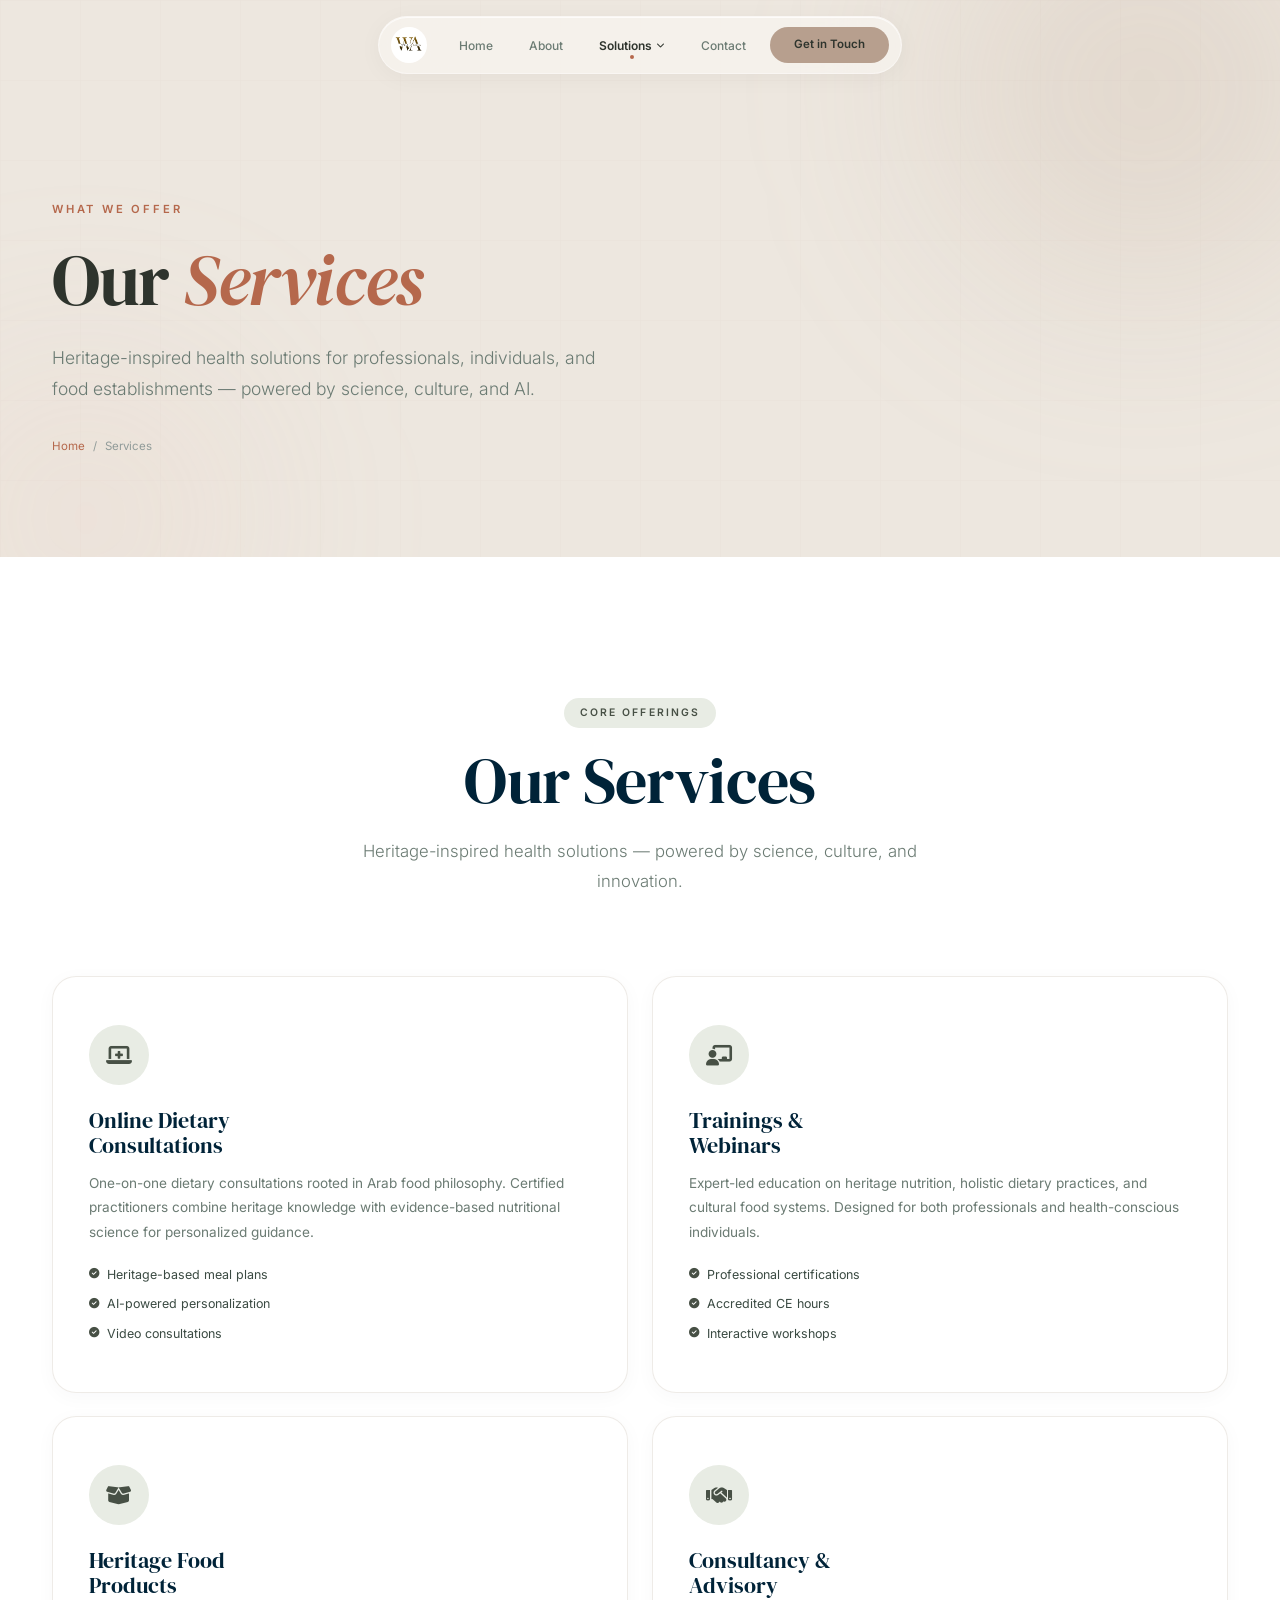
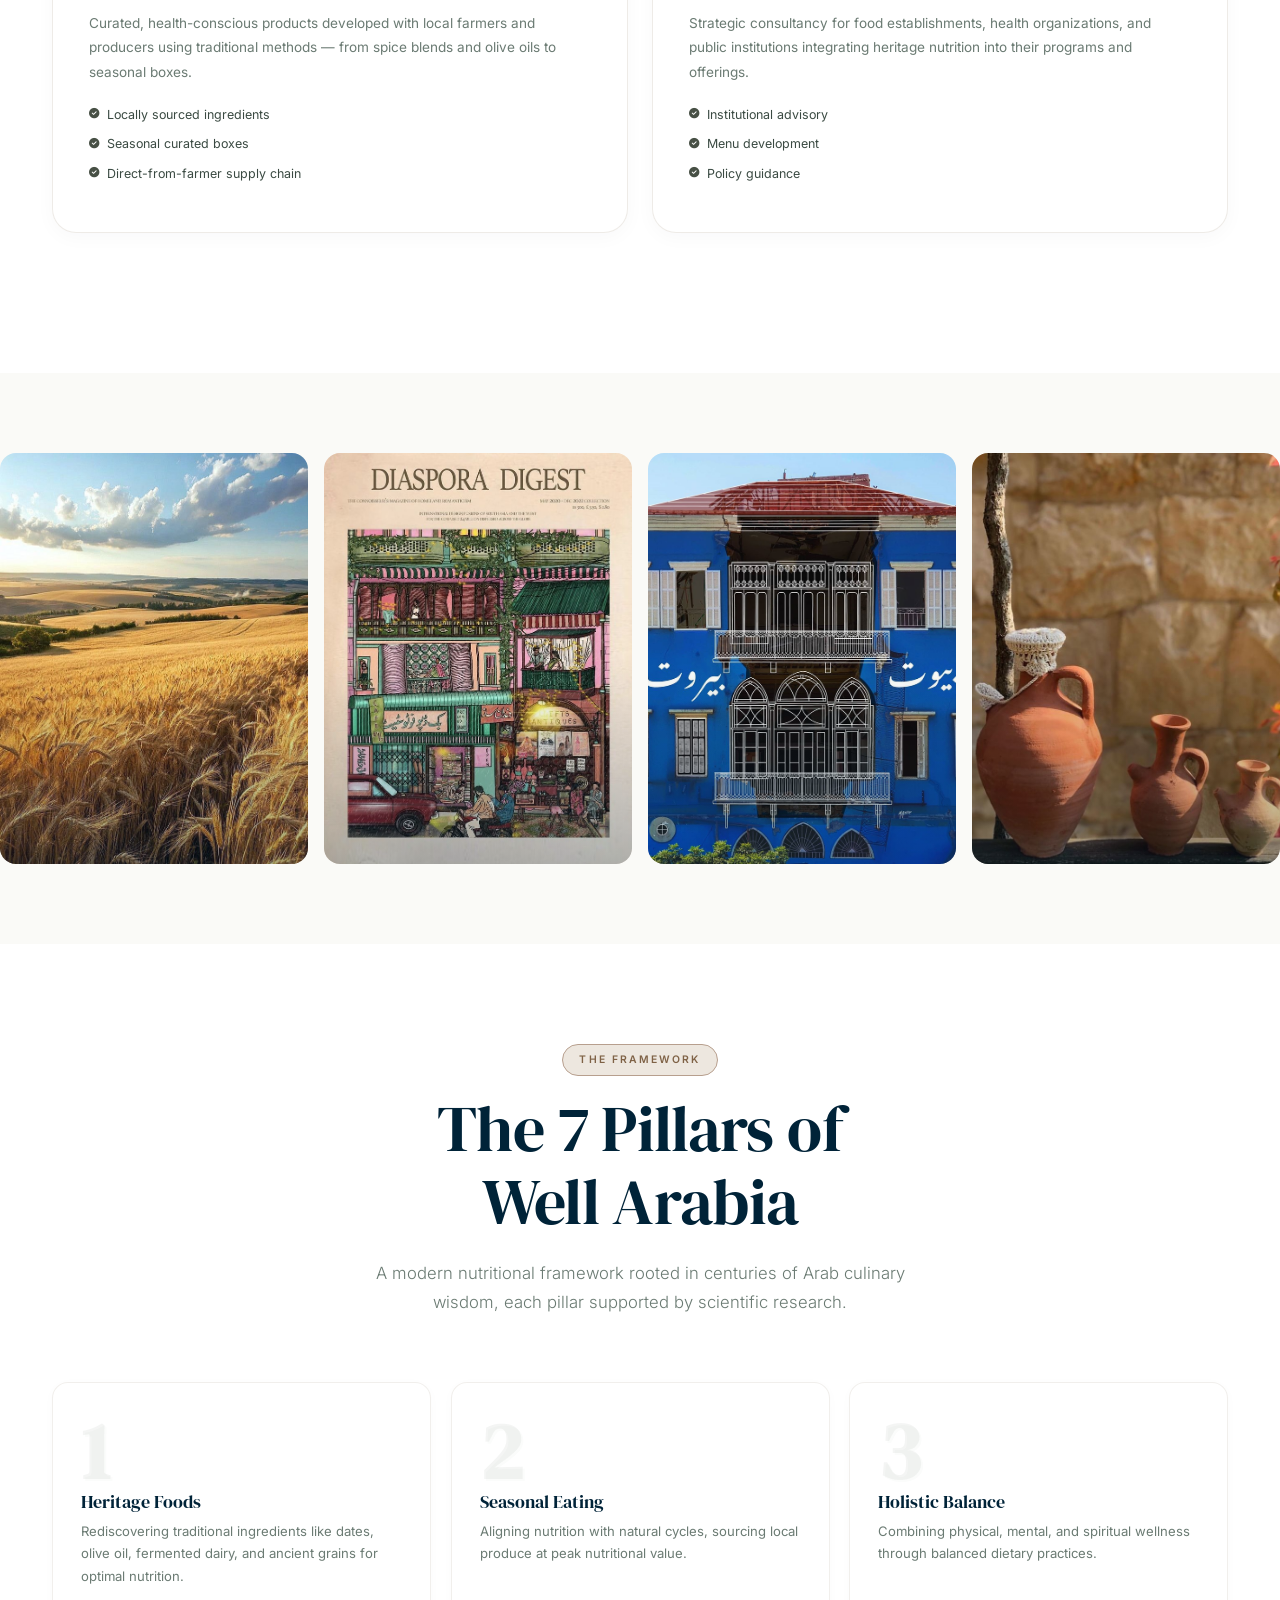
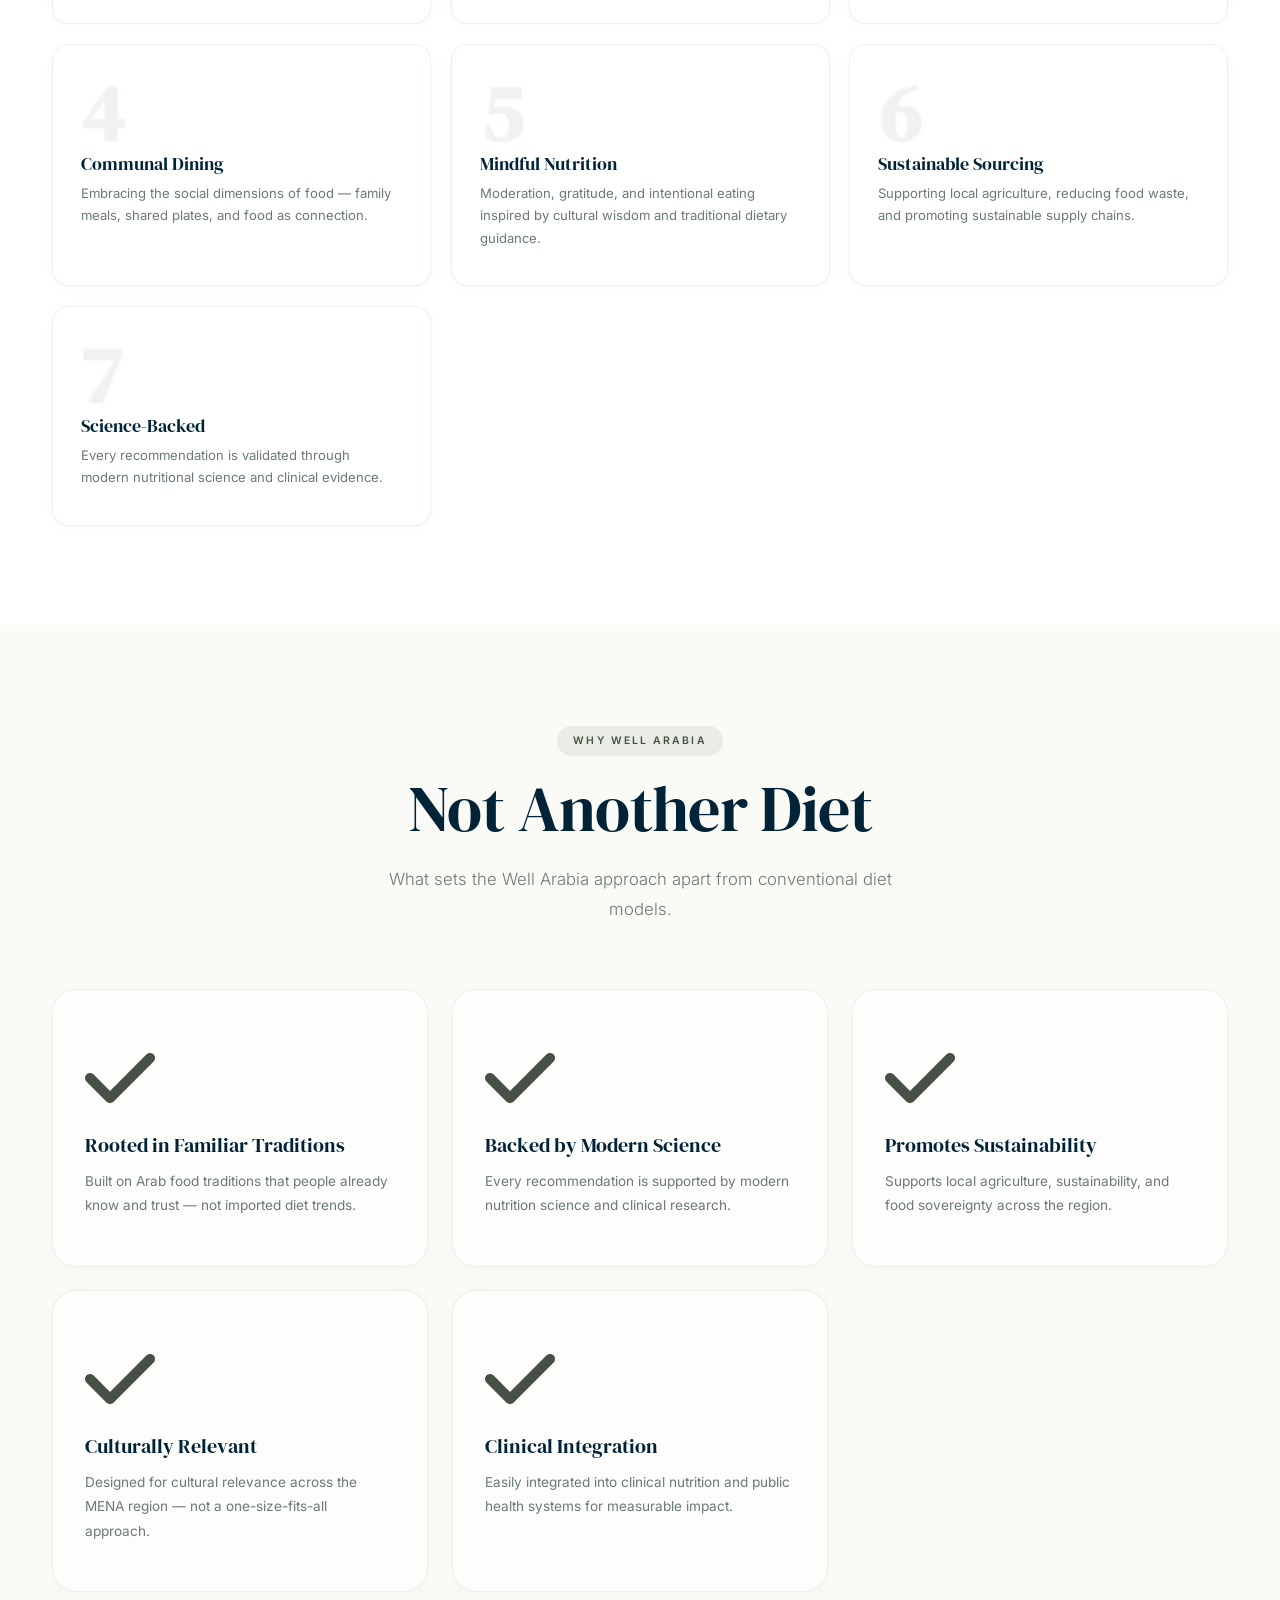
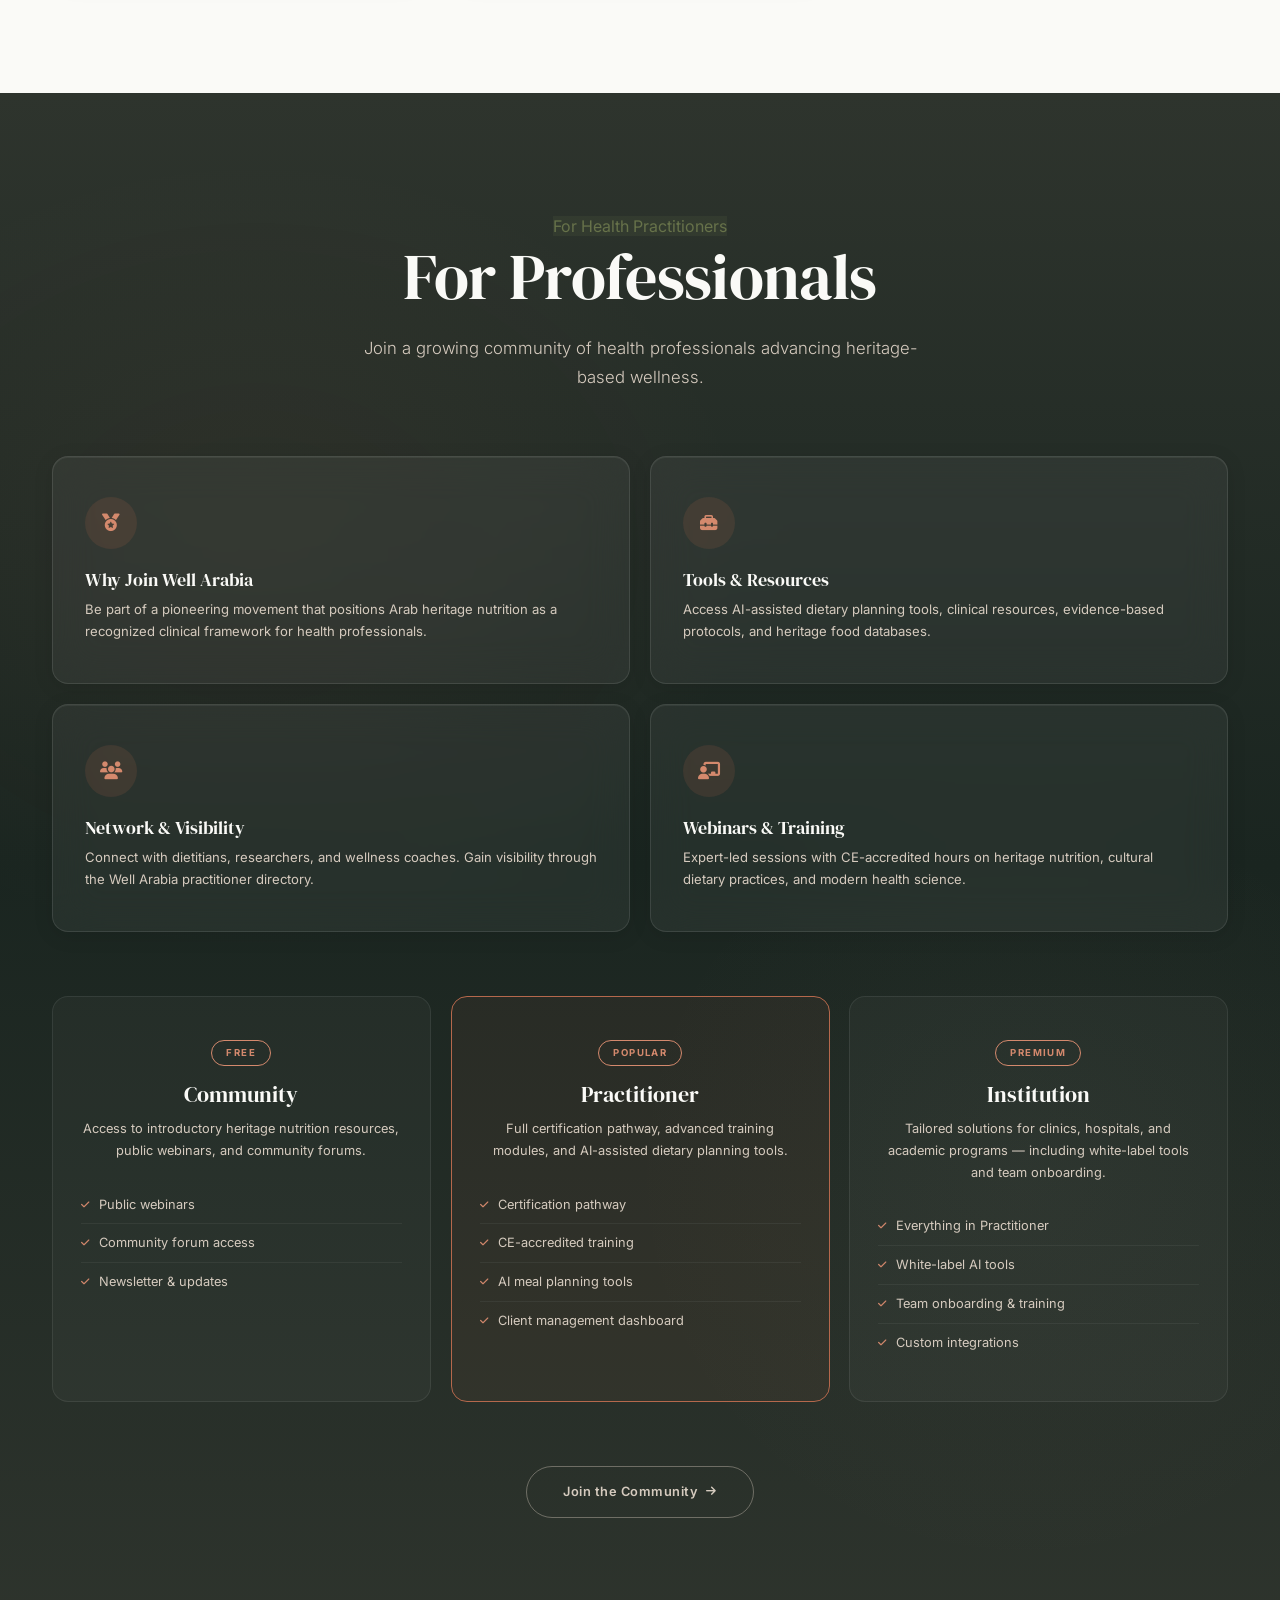
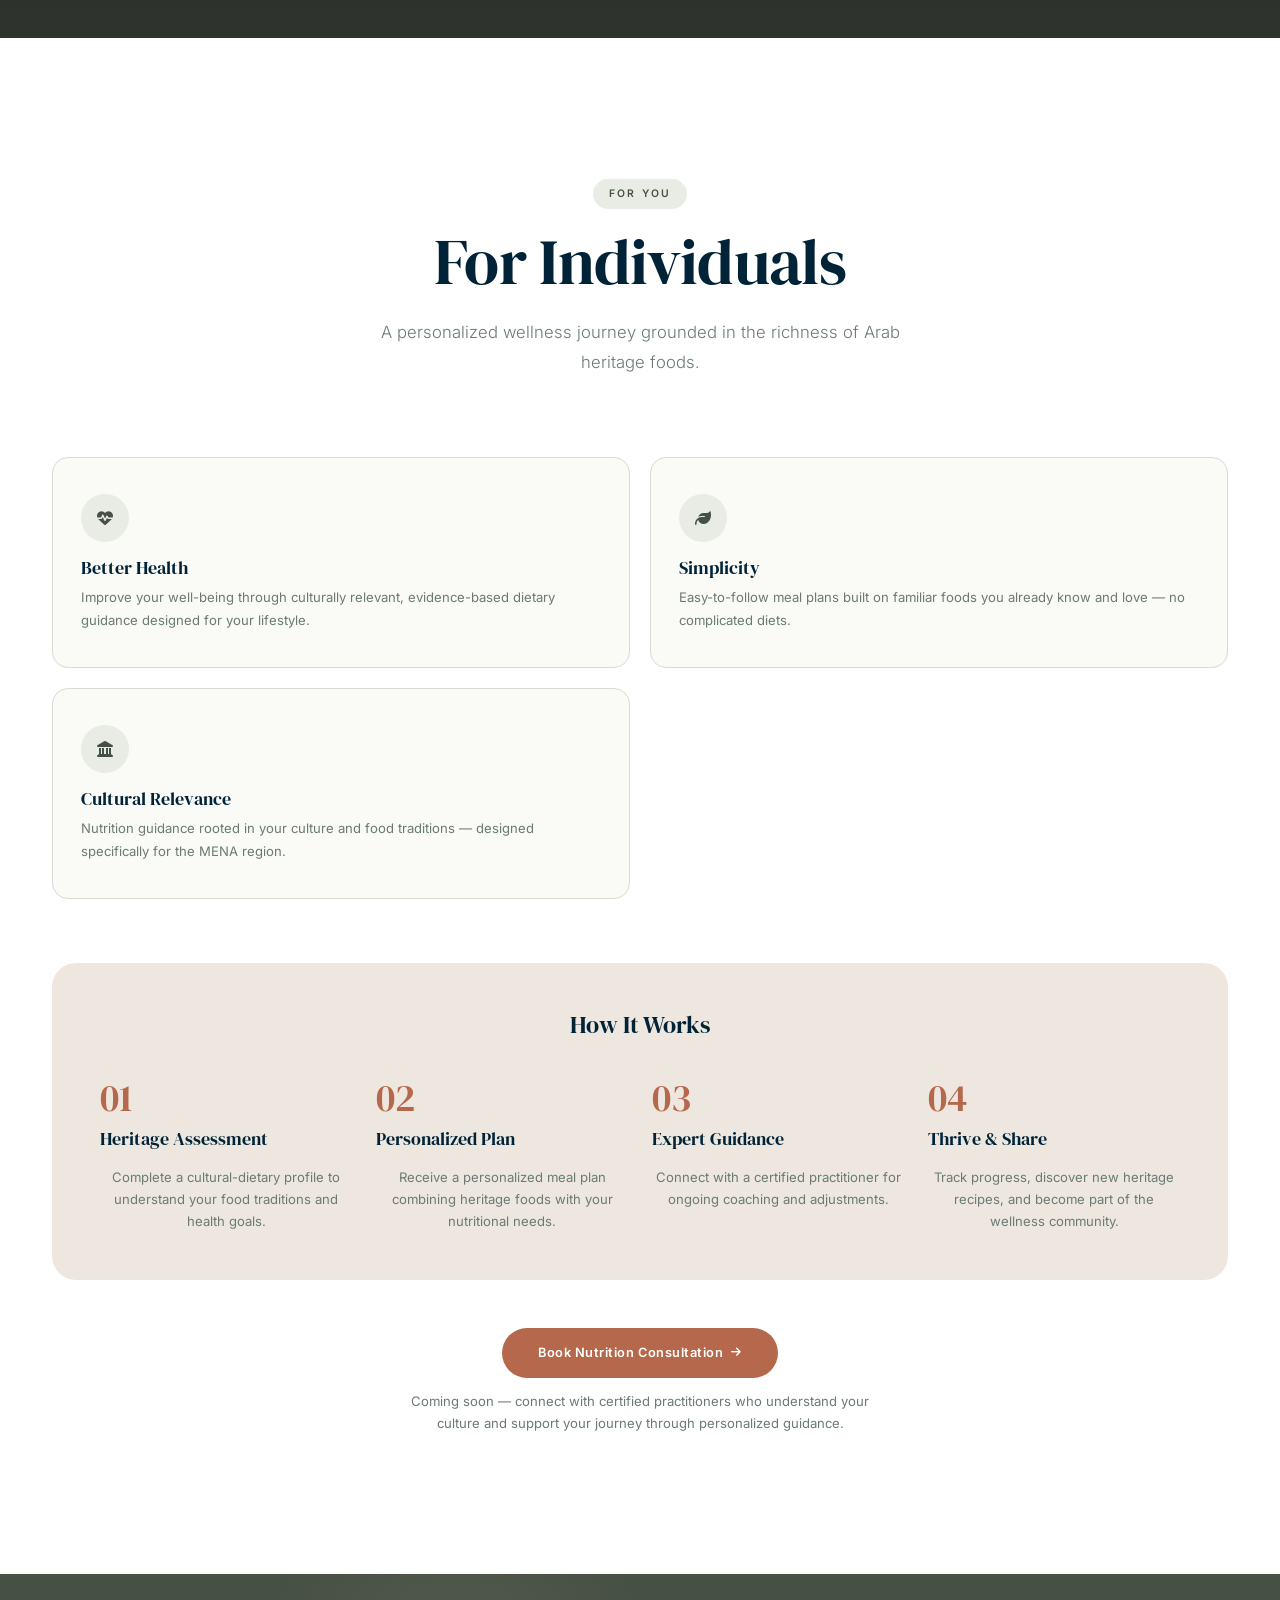
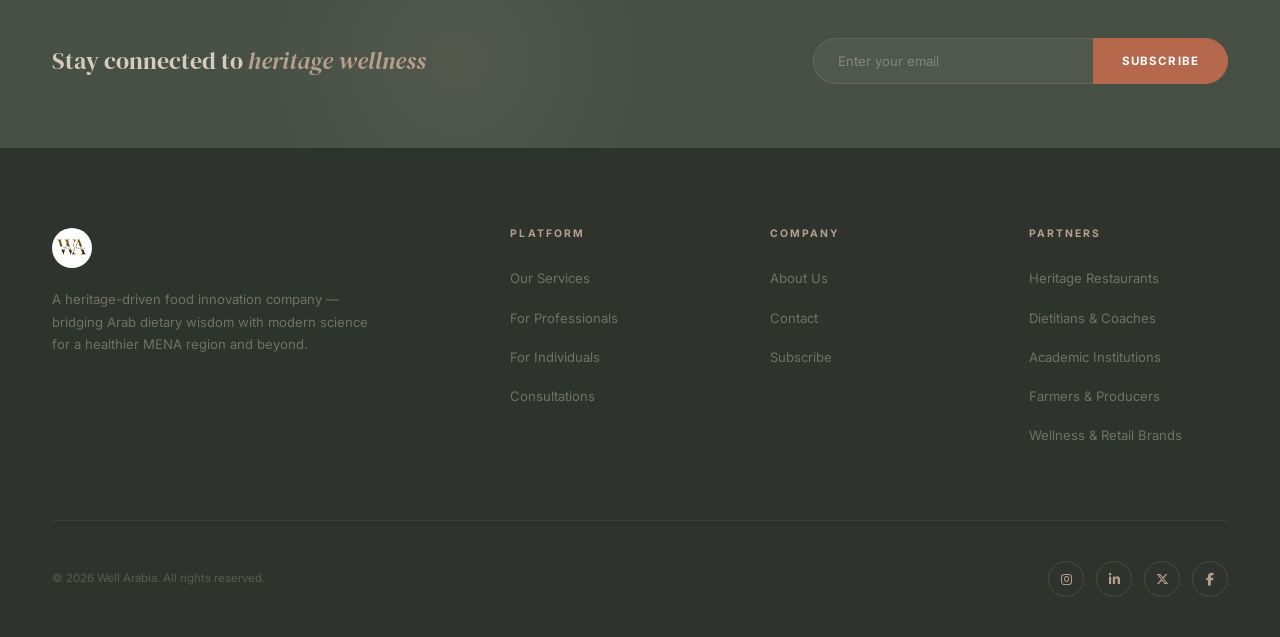
<file: services.html>
<!DOCTYPE html>
<html lang="en">
<head>
    <meta charset="UTF-8">
    <meta name="viewport" content="width=device-width, initial-scale=1.0">
    <meta name="description" content="Well Arabia services — heritage-inspired consultations, trainings, AI-powered nutrition, and wellness products for professionals and individuals.">
    <link rel="icon" type="image/jpeg" href="logo.jpeg">
    <title>Services — Well Arabia</title>
    <link rel="preconnect" href="https://fonts.googleapis.com">
    <link rel="preconnect" href="https://fonts.gstatic.com" crossorigin>
    <link href="https://fonts.googleapis.com/css2?family=DM+Serif+Display:ital@0;1&family=Inter:wght@200;300;400;500;600;700&display=swap" rel="stylesheet">
    <link rel="stylesheet" href="https://cdnjs.cloudflare.com/ajax/libs/font-awesome/6.5.1/css/all.min.css">
    <link rel="stylesheet" href="css/style.css">
</head>
<body>

    <!-- Cursor Glow -->
    <div class="cursor-glow"></div>

    <!-- Loader -->
    <div class="loader" id="loader">
        <div class="loader__spinner"></div>
        <img src="logo.jpeg" alt="Loading" class="loader__logo">
    </div>

    <!-- Scroll Progress -->
    <div class="scroll-bar" id="scrollBar"></div>

    <!-- Navigation -->
    <nav class="nav" id="nav">
        <img src="logo.jpeg" alt="Well Arabia" class="nav__logo">
        <ul class="nav__links">
            <li><a href="index.html" class="nav__link">Home</a></li>
            <li><a href="about.html" class="nav__link">About</a></li>
            <li class="nav__dropdown">
                <button class="nav__dropdown-toggle" aria-current="page">Solutions <i class="fas fa-chevron-down"></i></button>
                <div class="nav__dropdown-panel">
                    <div class="nav__dropdown-grid">
                        <a href="services.html#professionals" class="nav__dropdown-card nav__dropdown-card--pro">
                            <div class="nav__dropdown-card-icon"><i class="fas fa-user-doctor"></i></div>
                            <div class="nav__dropdown-card-title">For Professionals</div>
                            <div class="nav__dropdown-card-desc">Certifications, AI tools, clinical resources &amp; a growing practitioner network.</div>
                            <span class="nav__dropdown-card-arrow">Explore <i class="fas fa-arrow-right"></i></span>
                        </a>
                        <a href="services.html#individuals" class="nav__dropdown-card nav__dropdown-card--ind">
                            <div class="nav__dropdown-card-icon"><i class="fas fa-heart-pulse"></i></div>
                            <div class="nav__dropdown-card-title">For Individuals</div>
                            <div class="nav__dropdown-card-desc">Personalized meal plans, heritage recipes, 1-on-1 coaching &amp; wellness tracking.</div>
                            <span class="nav__dropdown-card-arrow">Explore <i class="fas fa-arrow-right"></i></span>
                        </a>
                    </div>
                    <div class="nav__dropdown-footer">
                        <a href="services.html">View All Services <i class="fas fa-arrow-right" style="font-size:0.55rem"></i></a>
                    </div>
                </div>
            </li>
            <li><a href="contact.html" class="nav__link">Contact</a></li>
        </ul>
        <a href="contact.html" class="nav__cta">Get in Touch</a>
        <div class="nav__hamburger" id="hamburger">
            <span></span><span></span><span></span>
        </div>
    </nav>

    <!-- Mobile Menu -->
    <div class="mob-menu" id="mobMenu">
        <button class="mob-menu__close" id="closeMenu">&times;</button>
        <a href="index.html" onclick="closeMobile()">Home</a>
        <a href="about.html" onclick="closeMobile()">About</a>
        <div class="mob-menu__group">
            <div class="mob-menu__group-title" onclick="this.classList.toggle('open');this.nextElementSibling.classList.toggle('open')">Solutions <i class="fas fa-chevron-down"></i></div>
            <div class="mob-menu__sub">
                <a href="services.html#professionals" onclick="closeMobile()">For Professionals</a>
                <a href="services.html#individuals" onclick="closeMobile()">For Individuals</a>
                <a href="services.html" onclick="closeMobile()">All Services</a>
            </div>
        </div>
        <a href="contact.html" onclick="closeMobile()">Contact</a>
    </div>

    <!-- ═══════════ PAGE HERO ═══════════ -->
    <div class="page-hero">
        <div class="page-hero__bg"></div>
        <div class="page-hero__blob page-hero__blob--1"></div>
        <div class="page-hero__blob page-hero__blob--2"></div>
        <div class="container">
            <span class="page-hero__tag">What We Offer</span>
            <h1 class="page-hero__title">Our <span class="accent">Services</span></h1>
            <p class="page-hero__desc">Heritage-inspired health solutions for professionals, individuals, and food establishments — powered by science, culture, and AI.</p>
            <div class="page-hero__breadcrumb">
                <a href="index.html">Home</a>
                <span>/</span>
                <span>Services</span>
            </div>
        </div>
    </div>

    <!-- ═══════════ SERVICE PILLARS ═══════════ -->
    <section class="services page-transition" id="services">
        <div class="container">
            <div class="services__header reveal">
                <span class="tag">Core Offerings</span>
                <h2 class="section-title">Our Services</h2>
                <p class="section-desc" style="margin:0 auto">Heritage-inspired health solutions — powered by science, culture, and innovation.</p>
            </div>

            <div class="srv-pillars stagger-children">
                <div class="srv-pillar reveal tilt-card">
                    <div class="srv-pillar__icon"><i class="fas fa-laptop-medical"></i></div>
                    <h3 class="srv-pillar__title">Online Dietary<br>Consultations</h3>
                    <p class="srv-pillar__desc">One-on-one dietary consultations rooted in Arab food philosophy. Certified practitioners combine heritage knowledge with evidence-based nutritional science for personalized guidance.</p>
                    <div class="srv-pillar__features">
                        <span><i class="fas fa-check-circle"></i> Heritage-based meal plans</span>
                        <span><i class="fas fa-check-circle"></i> AI-powered personalization</span>
                        <span><i class="fas fa-check-circle"></i> Video consultations</span>
                    </div>
                </div>
                <div class="srv-pillar reveal reveal-d1 tilt-card">
                    <div class="srv-pillar__icon"><i class="fas fa-chalkboard-teacher"></i></div>
                    <h3 class="srv-pillar__title">Trainings &amp;<br>Webinars</h3>
                    <p class="srv-pillar__desc">Expert-led education on heritage nutrition, holistic dietary practices, and cultural food systems. Designed for both professionals and health-conscious individuals.</p>
                    <div class="srv-pillar__features">
                        <span><i class="fas fa-check-circle"></i> Professional certifications</span>
                        <span><i class="fas fa-check-circle"></i> Accredited CE hours</span>
                        <span><i class="fas fa-check-circle"></i> Interactive workshops</span>
                    </div>
                </div>
                <div class="srv-pillar reveal reveal-d2 tilt-card">
                    <div class="srv-pillar__icon"><i class="fas fa-box-open"></i></div>
                    <h3 class="srv-pillar__title">Heritage Food<br>Products</h3>
                    <p class="srv-pillar__desc">Curated, health-conscious products developed with local farmers and producers using traditional methods — from spice blends and olive oils to seasonal boxes.</p>
                    <div class="srv-pillar__features">
                        <span><i class="fas fa-check-circle"></i> Locally sourced ingredients</span>
                        <span><i class="fas fa-check-circle"></i> Seasonal curated boxes</span>
                        <span><i class="fas fa-check-circle"></i> Direct-from-farmer supply chain</span>
                    </div>
                </div>
                <div class="srv-pillar reveal reveal-d3 tilt-card">
                    <div class="srv-pillar__icon"><i class="fas fa-handshake"></i></div>
                    <h3 class="srv-pillar__title">Consultancy &amp;<br>Advisory</h3>
                    <p class="srv-pillar__desc">Strategic consultancy for food establishments, health organizations, and public institutions integrating heritage nutrition into their programs and offerings.</p>
                    <div class="srv-pillar__features">
                        <span><i class="fas fa-check-circle"></i> Institutional advisory</span>
                        <span><i class="fas fa-check-circle"></i> Menu development</span>
                        <span><i class="fas fa-check-circle"></i> Policy guidance</span>
                    </div>
                </div>
            </div>
        </div>
    </section>

    <!-- ═══════════ GALLERY ROW ═══════════ -->
    <div class="gallery-row reveal">
        <div class="gallery-row__item"><img src="images/page13_img2_663x1178.png" alt="Heritage food"></div>
        <div class="gallery-row__item"><img src="images/page7_img3_745x913.png" alt="Arab landscape"></div>
        <div class="gallery-row__item"><img src="images/page8_img2_756x945.png" alt="Traditional ingredients"></div>
        <div class="gallery-row__item"><img src="images/page10_img2_736x875.png" alt="Wellness lifestyle"></div>
    </div>

    <!-- ═══════════ 7 PILLARS OF THE WELL ARABIA DIET ═══════════ -->
    <section class="pillars7" id="pillars">
        <div class="container">
            <div class="pillars7__header reveal">
                <span class="tag--sand">The Framework</span>
                <h2 class="section-title">The 7 Pillars of<br>Well Arabia</h2>
                <p class="section-desc" style="margin:0 auto">A modern nutritional framework rooted in centuries of Arab culinary wisdom, each pillar supported by scientific research.</p>
            </div>

            <div class="pillars7__grid stagger-children">
                <div class="p7card reveal tilt-card" style="--i:0">
                    <div class="p7card__num">1</div>
                    <h3 class="p7card__title">Heritage Foods</h3>
                    <p class="p7card__desc">Rediscovering traditional ingredients like dates, olive oil, fermented dairy, and ancient grains for optimal nutrition.</p>
                </div>
                <div class="p7card reveal tilt-card" style="--i:1">
                    <div class="p7card__num">2</div>
                    <h3 class="p7card__title">Seasonal Eating</h3>
                    <p class="p7card__desc">Aligning nutrition with natural cycles, sourcing local produce at peak nutritional value.</p>
                </div>
                <div class="p7card reveal tilt-card" style="--i:2">
                    <div class="p7card__num">3</div>
                    <h3 class="p7card__title">Holistic Balance</h3>
                    <p class="p7card__desc">Combining physical, mental, and spiritual wellness through balanced dietary practices.</p>
                </div>
                <div class="p7card reveal tilt-card" style="--i:3">
                    <div class="p7card__num">4</div>
                    <h3 class="p7card__title">Communal Dining</h3>
                    <p class="p7card__desc">Embracing the social dimensions of food — family meals, shared plates, and food as connection.</p>
                </div>
                <div class="p7card reveal tilt-card" style="--i:4">
                    <div class="p7card__num">5</div>
                    <h3 class="p7card__title">Mindful Nutrition</h3>
                    <p class="p7card__desc">Moderation, gratitude, and intentional eating inspired by cultural wisdom and traditional dietary guidance.</p>
                </div>
                <div class="p7card reveal tilt-card" style="--i:5">
                    <div class="p7card__num">6</div>
                    <h3 class="p7card__title">Sustainable Sourcing</h3>
                    <p class="p7card__desc">Supporting local agriculture, reducing food waste, and promoting sustainable supply chains.</p>
                </div>
                <div class="p7card reveal tilt-card" style="--i:6">
                    <div class="p7card__num">7</div>
                    <h3 class="p7card__title">Science-Backed</h3>
                    <p class="p7card__desc">Every recommendation is validated through modern nutritional science and clinical evidence.</p>
                </div>
            </div>
        </div>
    </section>

    <!-- ═══════════ NOT ANOTHER DIET ═══════════ -->
    <section class="difference">
        <div class="container">
            <div class="difference__header reveal">
                <span class="tag">Why Well Arabia</span>
                <h2 class="section-title">Not Another Diet</h2>
                <p class="section-desc" style="margin:0 auto">What sets the Well Arabia approach apart from conventional diet models.</p>
            </div>
            <div class="difference__grid">
                <div class="diff-item reveal tilt-card">
                    <div class="diff-item__num"><i class="fas fa-check" style="color:var(--cedar)"></i></div>
                    <h3 class="diff-item__title">Rooted in Familiar Traditions</h3>
                    <p class="diff-item__desc">Built on Arab food traditions that people already know and trust — not imported diet trends.</p>
                </div>
                <div class="diff-item reveal reveal-d1 tilt-card">
                    <div class="diff-item__num"><i class="fas fa-check" style="color:var(--cedar)"></i></div>
                    <h3 class="diff-item__title">Backed by Modern Science</h3>
                    <p class="diff-item__desc">Every recommendation is supported by modern nutrition science and clinical research.</p>
                </div>
                <div class="diff-item reveal reveal-d2 tilt-card">
                    <div class="diff-item__num"><i class="fas fa-check" style="color:var(--cedar)"></i></div>
                    <h3 class="diff-item__title">Promotes Sustainability</h3>
                    <p class="diff-item__desc">Supports local agriculture, sustainability, and food sovereignty across the region.</p>
                </div>
                <div class="diff-item reveal tilt-card">
                    <div class="diff-item__num"><i class="fas fa-check" style="color:var(--cedar)"></i></div>
                    <h3 class="diff-item__title">Culturally Relevant</h3>
                    <p class="diff-item__desc">Designed for cultural relevance across the MENA region — not a one-size-fits-all approach.</p>
                </div>
                <div class="diff-item reveal reveal-d1 tilt-card">
                    <div class="diff-item__num"><i class="fas fa-check" style="color:var(--cedar)"></i></div>
                    <h3 class="diff-item__title">Clinical Integration</h3>
                    <p class="diff-item__desc">Easily integrated into clinical nutrition and public health systems for measurable impact.</p>
                </div>
            </div>
        </div>
    </section>

    <!-- ═══════════ FOR PROFESSIONALS ═══════════ -->
    <section class="professionals" id="professionals">
        <div class="container">
            <div class="professionals__header reveal">
                <span class="tag--dark">For Health Practitioners</span>
                <h2 class="section-title" style="color:var(--bg-main)">For Professionals</h2>
                <p class="section-desc" style="color:var(--sand-light);margin:0 auto">Join a growing community of health professionals advancing heritage-based wellness.</p>
            </div>

            <div class="pro-bento">
                <div class="pro-card reveal tilt-card">
                    <div class="pro-card__icon"><i class="fas fa-medal"></i></div>
                    <h3 class="pro-card__title">Why Join Well Arabia</h3>
                    <p class="pro-card__desc">Be part of a pioneering movement that positions Arab heritage nutrition as a recognized clinical framework for health professionals.</p>
                </div>
                <div class="pro-card reveal reveal-d1 tilt-card">
                    <div class="pro-card__icon"><i class="fas fa-toolbox"></i></div>
                    <h3 class="pro-card__title">Tools &amp; Resources</h3>
                    <p class="pro-card__desc">Access AI-assisted dietary planning tools, clinical resources, evidence-based protocols, and heritage food databases.</p>
                </div>
                <div class="pro-card reveal reveal-d2 tilt-card">
                    <div class="pro-card__icon"><i class="fas fa-users"></i></div>
                    <h3 class="pro-card__title">Network &amp; Visibility</h3>
                    <p class="pro-card__desc">Connect with dietitians, researchers, and wellness coaches. Gain visibility through the Well Arabia practitioner directory.</p>
                </div>
                <div class="pro-card reveal reveal-d3 tilt-card">
                    <div class="pro-card__icon"><i class="fas fa-chalkboard-teacher"></i></div>
                    <h3 class="pro-card__title">Webinars &amp; Training</h3>
                    <p class="pro-card__desc">Expert-led sessions with CE-accredited hours on heritage nutrition, cultural dietary practices, and modern health science.</p>
                </div>
            </div>

            <!-- Membership Categories -->
            <div class="tier-grid">
                <div class="tier-card reveal tilt-card">
                    <div class="tier-card__tag">Free</div>
                    <h3 class="tier-card__title">Community</h3>
                    <p class="tier-card__desc">Access to introductory heritage nutrition resources, public webinars, and community forums.</p>
                    <ul class="tier-card__list">
                        <li><i class="fas fa-check"></i> Public webinars</li>
                        <li><i class="fas fa-check"></i> Community forum access</li>
                        <li><i class="fas fa-check"></i> Newsletter &amp; updates</li>
                    </ul>
                </div>
                <div class="tier-card tier-card--featured reveal reveal-d1 tilt-card">
                    <div class="tier-card__tag">Popular</div>
                    <h3 class="tier-card__title">Practitioner</h3>
                    <p class="tier-card__desc">Full certification pathway, advanced training modules, and AI-assisted dietary planning tools.</p>
                    <ul class="tier-card__list">
                        <li><i class="fas fa-check"></i> Certification pathway</li>
                        <li><i class="fas fa-check"></i> CE-accredited training</li>
                        <li><i class="fas fa-check"></i> AI meal planning tools</li>
                        <li><i class="fas fa-check"></i> Client management dashboard</li>
                    </ul>
                </div>
                <div class="tier-card reveal reveal-d2 tilt-card">
                    <div class="tier-card__tag">Premium</div>
                    <h3 class="tier-card__title">Institution</h3>
                    <p class="tier-card__desc">Tailored solutions for clinics, hospitals, and academic programs — including white-label tools and team onboarding.</p>
                    <ul class="tier-card__list">
                        <li><i class="fas fa-check"></i> Everything in Practitioner</li>
                        <li><i class="fas fa-check"></i> White-label AI tools</li>
                        <li><i class="fas fa-check"></i> Team onboarding &amp; training</li>
                        <li><i class="fas fa-check"></i> Custom integrations</li>
                    </ul>
                </div>
            </div>

            <div style="text-align:center;margin-top:48px" class="reveal">
                <a href="contact.html" class="btn btn--outline-light btn-magnetic">Join the Community <i class="fas fa-arrow-right" style="font-size:0.7rem"></i></a>
            </div>
        </div>
    </section>

    <!-- ═══════════ FOR INDIVIDUALS ═══════════ -->
    <section class="individuals" id="individuals">
        <div class="container">
            <div class="individuals__header reveal">
                <span class="tag">For You</span>
                <h2 class="section-title">For Individuals</h2>
                <p class="section-desc" style="margin:0 auto">A personalized wellness journey grounded in the richness of Arab heritage foods.</p>
            </div>

            <div class="ind-gains stagger-children">
                <div class="ind-gain reveal tilt-card" style="--i:0">
                    <div class="ind-gain__icon"><i class="fas fa-heart-pulse"></i></div>
                    <h3 class="ind-gain__title">Better Health</h3>
                    <p class="ind-gain__desc">Improve your well-being through culturally relevant, evidence-based dietary guidance designed for your lifestyle.</p>
                </div>
                <div class="ind-gain reveal tilt-card" style="--i:1">
                    <div class="ind-gain__icon"><i class="fas fa-leaf"></i></div>
                    <h3 class="ind-gain__title">Simplicity</h3>
                    <p class="ind-gain__desc">Easy-to-follow meal plans built on familiar foods you already know and love — no complicated diets.</p>
                </div>
                <div class="ind-gain reveal tilt-card" style="--i:2">
                    <div class="ind-gain__icon"><i class="fas fa-landmark"></i></div>
                    <h3 class="ind-gain__title">Cultural Relevance</h3>
                    <p class="ind-gain__desc">Nutrition guidance rooted in your culture and food traditions — designed specifically for the MENA region.</p>
                </div>
            </div>

            <!-- How It Works -->
            <div class="steps reveal">
                <h3 class="steps__title">How It Works</h3>
                <div class="steps__grid stagger-children">
                    <div class="step reveal" style="--i:0">
                        <div class="step__num">01</div>
                        <h4 class="step__title">Heritage Assessment</h4>
                        <p class="step__desc">Complete a cultural-dietary profile to understand your food traditions and health goals.</p>
                    </div>
                    <div class="step reveal" style="--i:1">
                        <div class="step__num">02</div>
                        <h4 class="step__title">Personalized Plan</h4>
                        <p class="step__desc">Receive a personalized meal plan combining heritage foods with your nutritional needs.</p>
                    </div>
                    <div class="step reveal" style="--i:2">
                        <div class="step__num">03</div>
                        <h4 class="step__title">Expert Guidance</h4>
                        <p class="step__desc">Connect with a certified practitioner for ongoing coaching and adjustments.</p>
                    </div>
                    <div class="step reveal" style="--i:3">
                        <div class="step__num">04</div>
                        <h4 class="step__title">Thrive &amp; Share</h4>
                        <p class="step__desc">Track progress, discover new heritage recipes, and become part of the wellness community.</p>
                    </div>
                </div>
            </div>

            <div style="text-align:center;margin-top:48px" class="reveal">
                <a href="contact.html" class="btn btn--terra btn-magnetic">Book Nutrition Consultation <i class="fas fa-arrow-right" style="font-size:0.7rem"></i></a>
                <p style="color:var(--text-mid);font-size:0.82rem;margin-top:12px;max-width:480px;margin-left:auto;margin-right:auto">Coming soon — connect with certified practitioners who understand your culture and support your journey through personalized guidance.</p>
            </div>
        </div>
    </section>

    <!-- ═══════════ NEWSLETTER ═══════════ -->
    <div class="newsletter" id="newsletter">
        <div class="newsletter__glow"></div>
        <div class="container">
            <div class="newsletter__inner">
                <div class="newsletter__text">Stay connected to <span>heritage wellness</span></div>
                <div class="newsletter__form">
                    <input type="email" class="newsletter__input" placeholder="Enter your email">
                    <button class="newsletter__submit">Subscribe</button>
                </div>
            </div>
        </div>
    </div>

    <!-- ═══════════ FOOTER ═══════════ -->
    <footer class="footer">
        <div class="container">
            <div class="footer__top">
                <div>
                    <img src="logo.jpeg" alt="Well Arabia" class="footer__logo">
                    <p class="footer__brand-desc">A heritage-driven food innovation company — bridging Arab dietary wisdom with modern science for a healthier MENA region and beyond.</p>
                </div>
                <div>
                    <h4 class="footer__heading">Platform</h4>
                    <ul class="footer__links">
                        <li><a href="services.html">Our Services</a></li>
                        <li><a href="services.html#professionals">For Professionals</a></li>
                        <li><a href="services.html#individuals">For Individuals</a></li>
                        <li><a href="contact.html">Consultations</a></li>
                    </ul>
                </div>
                <div>
                    <h4 class="footer__heading">Company</h4>
                    <ul class="footer__links">
                        <li><a href="about.html">About Us</a></li>
                        <li><a href="contact.html">Contact</a></li>
                        <li><a href="#newsletter">Subscribe</a></li>
                    </ul>
                </div>
                <div>
                    <h4 class="footer__heading">Partners</h4>
                    <ul class="footer__links">
                        <li><a href="contact.html">Heritage Restaurants</a></li>
                        <li><a href="contact.html">Dietitians &amp; Coaches</a></li>
                        <li><a href="contact.html">Academic Institutions</a></li>
                        <li><a href="contact.html">Farmers &amp; Producers</a></li>
                        <li><a href="contact.html">Wellness &amp; Retail Brands</a></li>
                    </ul>
                </div>
            </div>
            <div class="footer__bottom">
                <div class="footer__copy">&copy; 2026 Well Arabia. All rights reserved.</div>
                <div class="footer__social">
                    <a href="#" aria-label="Instagram"><i class="fab fa-instagram"></i></a>
                    <a href="#" aria-label="LinkedIn"><i class="fab fa-linkedin-in"></i></a>
                    <a href="#" aria-label="X"><i class="fab fa-x-twitter"></i></a>
                    <a href="#" aria-label="Facebook"><i class="fab fa-facebook-f"></i></a>
                </div>
            </div>
        </div>
    </footer>

    <!-- Back to Top -->
    <button class="to-top" id="toTop" aria-label="Back to top">
        <i class="fas fa-arrow-up"></i>
    </button>

    <!-- Bottom Mobile Nav -->
    <nav class="bottom-nav" id="bottomNav">
        <a href="index.html" class="bottom-nav__item">
            <i class="fas fa-home"></i>
            <span>Home</span>
        </a>
        <a href="about.html" class="bottom-nav__item">
            <i class="fas fa-landmark"></i>
            <span>About</span>
        </a>
        <a href="services.html" class="bottom-nav__item bottom-nav__item--active">
            <i class="fas fa-th-large"></i>
            <span>Solutions</span>
        </a>
        <a href="contact.html" class="bottom-nav__item">
            <i class="fas fa-envelope"></i>
            <span>Contact</span>
        </a>
    </nav>

    <script src="js/main.js"></script>
</body>
</html>
</file>
<file: css/style.css>
/* ═══════════════════════════════════════════════════════════════
   WELL ARABIA — SHARED STYLES
   Cedar Green · Mediterranean Blue · Stone Sand · Terracotta
   ═══════════════════════════════════════════════════════════════ */

/* ── RESET ── */
*, *::before, *::after { margin: 0; padding: 0; box-sizing: border-box; }

:root {
    /* Cedar Green */
    --cedar:          #475045;
    --cedar-deep:     #2E342D;
    --cedar-light:    #67724A;
    --cedar-pale:     #A8B09A;
    --cedar-whisper:  #E8ECE4;

    /* Mediterranean Blue */
    --med-blue:       #53687C;
    --med-blue-deep:  #3A4D5F;
    --med-blue-light: #7A96AD;
    --med-blue-pale:  #B8C8D6;
    --med-blue-whisper:#E4EBF1;

    /* Stone Sand */
    --sand:           #B79F8E;
    --sand-deep:      #7F6246;
    --sand-light:     #D6CBBF;
    --sand-pale:      #EDE7DF;
    --sand-whisper:   #F8F5F1;

    /* Terracotta */
    --terra:          #B5684C;
    --terra-deep:     #7F6246;
    --terra-light:    #D4896D;
    --terra-pale:     #E8C4B5;
    --terra-whisper:  #F7EBE5;

    /* Neutrals */
    --navy:           #002338;
    --bg-main:        #FAFAF7;
    --bg-warm:        #F5F0E6;
    --bg-dark:        #2E342D;
    --bg-card:        #FFFFFF;
    --white:          #FFFFFF;

    --text-dark:      #002338;
    --text-body:      #3A4A42;
    --text-mid:       #6B7B73;
    --text-light:     #909B99;
    --text-on-dark:   #E8ECE4;

    --border:         #DDD8D0;
    --border-light:   #EDE7DF;

    /* Typography */
    --font-display: 'DM Serif Display', Georgia, serif;
    --font-body:    'Inter', -apple-system, sans-serif;

    /* Animation */
    --ease-out:    cubic-bezier(0.16, 1, 0.3, 1);
    --ease-spring: cubic-bezier(0.34, 1.56, 0.64, 1);
    --ease-smooth: cubic-bezier(0.45, 0, 0.15, 1);

    /* Radius */
    --radius-sm: 8px;
    --radius-md: 16px;
    --radius-lg: 24px;
    --radius-xl: 40px;
}

html {
    scroll-behavior: smooth;
    font-size: 16px;
    overflow-x: hidden;
}

body {
    font-family: var(--font-body);
    font-weight: 400;
    color: var(--text-body);
    background: var(--bg-main);
    line-height: 1.7;
    overflow-x: hidden;
    -webkit-font-smoothing: antialiased;
}

::selection {
    background: var(--cedar-pale);
    color: var(--cedar-deep);
}

img { max-width: 100%; display: block; }
a { color: inherit; text-decoration: none; }

/* ── TYPOGRAPHY ── */
h1, h2, h3, h4, h5 {
    font-family: var(--font-display);
    font-weight: 400;
    color: var(--text-dark);
    line-height: 1.15;
}

.tag {
    font-family: var(--font-body);
    font-weight: 600;
    font-size: 0.65rem;
    letter-spacing: 0.2em;
    text-transform: uppercase;
    color: var(--cedar);
    display: inline-flex;
    align-items: center;
    gap: 10px;
    margin-bottom: 16px;
    background: var(--cedar-whisper);
    padding: 6px 16px;
    border-radius: 100px;
}

.tag--dark {
    background: rgba(103, 114, 74, 0.15);
    color: var(--cedar-light);
}

.tag--sand {
    font-family: var(--font-body);
    font-weight: 600;
    font-size: 0.65rem;
    letter-spacing: 0.2em;
    text-transform: uppercase;
    display: inline-flex;
    align-items: center;
    gap: 10px;
    margin-bottom: 16px;
    padding: 6px 16px;
    border-radius: 100px;
    background: var(--sand-pale);
    color: var(--sand-deep);
}

.section-title {
    font-size: clamp(2.4rem, 5vw, 4rem);
    margin-bottom: 20px;
    letter-spacing: -0.01em;
}

.section-desc {
    font-size: 1.05rem;
    font-weight: 300;
    color: var(--text-mid);
    max-width: 560px;
    line-height: 1.75;
}

.sub-heading {
    font-family: var(--font-display);
    font-size: 1.8rem;
    margin-bottom: 28px;
}

/* ── LAYOUT ── */
.container {
    max-width: 1240px;
    margin: 0 auto;
    padding: 0 32px;
}

section {
    padding: 140px 0;
    position: relative;
}

/* ── BUTTONS ── */
.btn {
    font-family: var(--font-body);
    font-size: 0.8rem;
    font-weight: 600;
    letter-spacing: 0.04em;
    padding: 14px 36px;
    border: none;
    cursor: pointer;
    transition: all 0.4s var(--ease-out);
    position: relative;
    overflow: hidden;
    border-radius: var(--radius-xl);
    display: inline-flex;
    align-items: center;
    gap: 8px;
}

.btn--primary {
    background: var(--cedar);
    color: var(--white);
}
.btn--primary:hover {
    background: var(--cedar-deep);
    transform: translateY(-3px);
    box-shadow: 0 16px 48px rgba(71, 80, 69, 0.3);
}

.btn--terra {
    background: var(--terra);
    color: var(--white);
}
.btn--terra:hover {
    background: var(--terra-deep);
    transform: translateY(-3px);
    box-shadow: 0 16px 48px rgba(181, 104, 76, 0.3);
}

.btn--outline {
    background: transparent;
    color: var(--cedar);
    border: 1.5px solid var(--cedar-pale);
}
.btn--outline:hover {
    border-color: var(--cedar);
    color: var(--white);
    background: var(--cedar);
    transform: translateY(-3px);
}

.btn--ghost {
    background: transparent;
    color: var(--cedar);
    border: 1.5px solid var(--cedar);
}
.btn--ghost:hover {
    background: var(--cedar);
    color: var(--white);
    transform: translateY(-3px);
    box-shadow: 0 12px 36px rgba(71, 80, 69, 0.2);
}

.btn--outline-light {
    background: transparent;
    color: var(--sand-light);
    border: 1.5px solid rgba(214, 203, 191, 0.4);
}
.btn--outline-light:hover {
    border-color: var(--sand);
    color: var(--white);
    background: rgba(183, 159, 142, 0.15);
    transform: translateY(-3px);
}

/* Magnetic button effect */
.btn-magnetic {
    transition: transform 0.3s var(--ease-out);
}

/* Ripple */
.btn::after {
    content: '';
    position: absolute;
    top: 50%;
    left: 50%;
    width: 0;
    height: 0;
    background: rgba(255,255,255,0.15);
    border-radius: 50%;
    transform: translate(-50%,-50%);
    transition: width 0.5s, height 0.5s;
}
.btn:active::after { width: 300px; height: 300px; }

/* ── PAGE LOADER ── */
.loader {
    position: fixed;
    inset: 0;
    background: var(--sand-pale);
    z-index: 9999;
    display: flex;
    flex-direction: column;
    align-items: center;
    justify-content: center;
    transition: opacity 0.8s var(--ease-smooth), visibility 0.8s;
}
@media (max-width: 768px) {
    .loader { display: none !important; }
}
.loader.done {
    opacity: 0;
    visibility: hidden;
    pointer-events: none;
}
.loader__logo {
    width: 72px;
    border-radius: 50%;
    opacity: 0;
    animation: loaderPop 0.6s 0.2s var(--ease-spring) forwards;
}
.loader__spinner {
    width: 72px;
    height: 72px;
    border: 2px solid rgba(71,80,69,0.15);
    border-top-color: var(--terra);
    border-radius: 50%;
    position: absolute;
    animation: spin 1s linear infinite;
}
@keyframes spin { to { transform: rotate(360deg); } }
@keyframes loaderPop { to { opacity: 1; transform: scale(1); } }

/* ── PAGE TRANSITION ── */
.page-transition {
    opacity: 0;
    transform: translateY(12px);
    animation: pageIn 0.6s 0.2s var(--ease-out) forwards;
}
@keyframes pageIn {
    to { opacity: 1; transform: translateY(0); }
}

/* ── SCROLL PROGRESS ── */
.scroll-bar {
    position: fixed;
    top: 0;
    left: 0;
    width: 0%;
    height: 3px;
    background: linear-gradient(90deg, var(--cedar), var(--terra), var(--sand));
    z-index: 1001;
    border-radius: 0 3px 3px 0;
}

/* ── CURSOR GLOW (micro-interaction) ── */
.cursor-glow {
    position: fixed;
    width: 420px;
    height: 420px;
    border-radius: 50%;
    background: radial-gradient(circle, rgba(181,104,76,0.07), rgba(71,80,69,0.03) 40%, transparent 70%);
    pointer-events: none;
    z-index: 0;
    transform: translate(-50%, -50%);
    transition: opacity 0.5s;
    opacity: 0;
    filter: blur(1px);
    mix-blend-mode: multiply;
}
body:hover .cursor-glow { opacity: 1; }

/* ═══════════════════════════════════════════
   NAVIGATION — Glassmorphism
═══════════════════════════════════════════ */
.nav {
    position: fixed;
    top: 16px;
    left: 50%;
    transform: translateX(-50%);
    z-index: 1000;
    padding: 10px 12px;
    border-radius: var(--radius-xl);
    display: flex;
    align-items: center;
    gap: 8px;
    background: rgba(248, 245, 241, 0.7);
    backdrop-filter: blur(32px) saturate(1.3);
    -webkit-backdrop-filter: blur(32px) saturate(1.3);
    border: 1px solid rgba(255, 255, 255, 0.4);
    transition: all 0.5s var(--ease-out);
    max-width: 95vw;
    box-shadow: 0 4px 24px rgba(0,0,0,0.04), inset 0 1px 0 rgba(255,255,255,0.7);
}

.nav.scrolled {
    background: rgba(248, 245, 241, 0.88);
    box-shadow: 0 8px 40px rgba(0,0,0,0.1), inset 0 1px 0 rgba(255,255,255,0.8);
    border-color: rgba(183, 159, 142, 0.18);
}

.nav__logo {
    height: 36px;
    border-radius: 50%;
    margin-right: 8px;
}

.nav__links {
    display: flex;
    align-items: center;
    gap: 4px;
    list-style: none;
}

.nav__link {
    font-size: 0.75rem;
    font-weight: 500;
    color: var(--text-mid);
    padding: 8px 16px;
    border-radius: var(--radius-xl);
    transition: all 0.3s var(--ease-out);
    cursor: pointer;
    white-space: nowrap;
    position: relative;
}
.nav__link:hover,
.nav__link.active {
    color: var(--cedar-deep);
    background: rgba(183, 159, 142, 0.2);
}

/* Active page indicator dot */
.nav__link[aria-current="page"]::after {
    content: '';
    position: absolute;
    bottom: 2px;
    left: 50%;
    transform: translateX(-50%);
    width: 4px;
    height: 4px;
    background: var(--terra);
    border-radius: 50%;
}
.nav__link[aria-current="page"] {
    color: var(--cedar-deep);
    font-weight: 600;
}

.nav__cta {
    font-family: var(--font-body);
    font-size: 0.72rem;
    font-weight: 600;
    color: var(--cedar-deep);
    background: var(--sand);
    padding: 8px 24px;
    border-radius: var(--radius-xl);
    border: none;
    cursor: pointer;
    transition: all 0.3s;
    white-space: nowrap;
}
.nav__cta:hover {
    background: var(--sand-light);
    transform: scale(1.05);
}

/* ── Nav Dropdown (Solutions) ── */
.nav__dropdown {
    position: relative;
}
.nav__dropdown-toggle {
    font-size: 0.75rem;
    font-weight: 500;
    color: var(--text-mid);
    padding: 8px 16px;
    border-radius: var(--radius-xl);
    transition: all 0.3s var(--ease-out);
    cursor: pointer;
    white-space: nowrap;
    position: relative;
    display: flex;
    align-items: center;
    gap: 5px;
    background: none;
    border: none;
    font-family: var(--font-body);
}
.nav__dropdown-toggle i {
    font-size: 0.5rem;
    transition: transform 0.3s var(--ease-out);
}
.nav__dropdown:hover .nav__dropdown-toggle i,
.nav__dropdown.open .nav__dropdown-toggle i {
    transform: rotate(180deg);
}
.nav__dropdown:hover .nav__dropdown-toggle,
.nav__dropdown.open .nav__dropdown-toggle {
    color: var(--cedar-deep);
    background: rgba(183, 159, 142, 0.2);
}
/* Active indicator when on services page */
.nav__dropdown-toggle[aria-current="page"]::after {
    content: '';
    position: absolute;
    bottom: 2px;
    left: 50%;
    transform: translateX(-50%);
    width: 4px;
    height: 4px;
    background: var(--terra);
    border-radius: 50%;
}
.nav__dropdown-toggle[aria-current="page"] {
    color: var(--cedar-deep);
    font-weight: 600;
}

/* Dropdown Panel */
.nav__dropdown-panel {
    position: absolute;
    top: calc(100% + 12px);
    left: 50%;
    transform: translateX(-50%) translateY(8px);
    width: 480px;
    background: var(--white);
    border: 1px solid var(--border-light);
    border-radius: var(--radius-lg);
    box-shadow: 0 24px 80px rgba(0,35,56,0.10), 0 4px 16px rgba(0,35,56,0.04);
    padding: 28px;
    opacity: 0;
    visibility: hidden;
    pointer-events: none;
    transition: all 0.35s var(--ease-out);
    z-index: 1002;
}
.nav__dropdown:hover .nav__dropdown-panel,
.nav__dropdown.open .nav__dropdown-panel {
    opacity: 1;
    visibility: visible;
    pointer-events: all;
    transform: translateX(-50%) translateY(0);
}
/* Arrow */
.nav__dropdown-panel::before {
    content: '';
    position: absolute;
    top: -6px;
    left: 50%;
    transform: translateX(-50%) rotate(45deg);
    width: 12px;
    height: 12px;
    background: var(--white);
    border-top: 1px solid var(--border-light);
    border-left: 1px solid var(--border-light);
}
/* Invisible bridge so hover doesn't break */
.nav__dropdown-panel::after {
    content: '';
    position: absolute;
    top: -14px;
    left: 0;
    right: 0;
    height: 14px;
}

.nav__dropdown-grid {
    display: grid;
    grid-template-columns: 1fr 1fr;
    gap: 12px;
}

.nav__dropdown-card {
    padding: 20px;
    border-radius: var(--radius-md);
    border: 1px solid var(--border-light);
    transition: all 0.35s var(--ease-out);
    display: block;
    position: relative;
    overflow: hidden;
}
.nav__dropdown-card::before {
    content: '';
    position: absolute;
    inset: 0;
    opacity: 0;
    transition: opacity 0.35s;
}
.nav__dropdown-card--pro::before {
    background: linear-gradient(135deg, var(--cedar-whisper), transparent 70%);
}
.nav__dropdown-card--ind::before {
    background: linear-gradient(135deg, var(--terra-whisper), transparent 70%);
}
.nav__dropdown-card:hover::before { opacity: 1; }
.nav__dropdown-card:hover {
    border-color: var(--cedar-pale);
    transform: translateY(-2px);
    box-shadow: 0 8px 24px rgba(71,80,69,0.06);
}
.nav__dropdown-card-icon {
    width: 40px;
    height: 40px;
    display: flex;
    align-items: center;
    justify-content: center;
    border-radius: 50%;
    margin-bottom: 12px;
    font-size: 0.9rem;
    position: relative;
    z-index: 1;
}
.nav__dropdown-card--pro .nav__dropdown-card-icon {
    background: var(--cedar-whisper);
    color: var(--cedar);
}
.nav__dropdown-card--ind .nav__dropdown-card-icon {
    background: var(--terra-whisper);
    color: var(--terra);
}
.nav__dropdown-card-title {
    font-family: var(--font-display);
    font-size: 1rem;
    color: var(--text-dark);
    margin-bottom: 6px;
    position: relative;
    z-index: 1;
}
.nav__dropdown-card-desc {
    font-size: 0.72rem;
    color: var(--text-mid);
    line-height: 1.6;
    position: relative;
    z-index: 1;
}
.nav__dropdown-card-arrow {
    display: inline-flex;
    align-items: center;
    gap: 4px;
    font-size: 0.65rem;
    font-weight: 600;
    color: var(--cedar);
    margin-top: 10px;
    position: relative;
    z-index: 1;
    transition: gap 0.3s;
}
.nav__dropdown-card--ind .nav__dropdown-card-arrow { color: var(--terra); }
.nav__dropdown-card:hover .nav__dropdown-card-arrow { gap: 8px; }

.nav__dropdown-footer {
    margin-top: 16px;
    padding-top: 16px;
    border-top: 1px solid var(--border-light);
    text-align: center;
}
.nav__dropdown-footer a {
    font-size: 0.7rem;
    font-weight: 600;
    color: var(--text-mid);
    transition: color 0.3s;
    display: inline-flex;
    align-items: center;
    gap: 6px;
}
.nav__dropdown-footer a:hover { color: var(--cedar); }

/* ── Mobile Menu - Solutions accordion ── */
.mob-menu__group-title {
    font-family: var(--font-display);
    font-size: 1.8rem;
    color: var(--cedar);
    cursor: pointer;
    display: flex;
    align-items: center;
    gap: 10px;
    transition: color 0.3s;
}
.mob-menu__group-title i {
    font-size: 0.7rem;
    transition: transform 0.3s var(--ease-out);
}
.mob-menu__group-title.open i { transform: rotate(180deg); }
.mob-menu__group-title:hover { color: var(--terra); }
.mob-menu__sub {
    display: flex;
    flex-direction: column;
    gap: 12px;
    max-height: 0;
    overflow: hidden;
    transition: max-height 0.4s var(--ease-out), opacity 0.3s;
    opacity: 0;
}
.mob-menu__sub.open { max-height: 200px; opacity: 1; }
.mob-menu__sub a {
    font-family: var(--font-body) !important;
    font-size: 0.95rem !important;
    color: var(--text-mid) !important;
    padding-left: 16px;
    border-left: 2px solid var(--border);
    transition: all 0.3s;
}
.mob-menu__sub a:hover {
    color: var(--terra) !important;
    border-left-color: var(--terra);
    transform: translateX(4px) !important;
}

.nav__hamburger {
    display: none;
    flex-direction: column;
    gap: 4px;
    cursor: pointer;
    padding: 8px;
    z-index: 1001;
}
.nav__hamburger span {
    width: 20px;
    height: 2px;
    background: var(--cedar);
    border-radius: 2px;
    transition: all 0.3s;
}

/* Mobile Menu */
.mob-menu {
    position: fixed;
    inset: 0;
    background: rgba(248, 245, 241, 0.97);
    backdrop-filter: blur(40px);
    z-index: 999;
    display: flex;
    flex-direction: column;
    align-items: center;
    justify-content: center;
    gap: 28px;
    opacity: 0;
    pointer-events: none;
    transition: opacity 0.4s;
}
.mob-menu.open { opacity: 1; pointer-events: all; }
.mob-menu a {
    font-family: var(--font-display);
    font-size: 1.8rem;
    color: var(--cedar);
    transition: color 0.3s, transform 0.3s;
}
.mob-menu a:hover { color: var(--terra); transform: translateX(8px); }
.mob-menu__close {
    position: absolute;
    top: 24px;
    right: 32px;
    font-size: 2rem;
    color: var(--cedar);
    cursor: pointer;
    background: none;
    border: none;
}

/* ═══════════════════════════════════════════
   PAGE HERO (reusable for inner pages)
═══════════════════════════════════════════ */
.page-hero {
    padding: 200px 0 100px;
    position: relative;
    overflow: hidden;
    background: var(--sand-pale);
}
.page-hero__bg {
    position: absolute;
    inset: 0;
    opacity: 0.06;
    background-image:
        linear-gradient(rgba(183,159,142,0.5) 1px, transparent 1px),
        linear-gradient(90deg, rgba(183,159,142,0.5) 1px, transparent 1px);
    background-size: 80px 80px;
    pointer-events: none;
}
.page-hero__blob {
    position: absolute;
    border-radius: 50%;
    filter: blur(100px);
    pointer-events: none;
}
.page-hero__blob--1 {
    width: 400px;
    height: 400px;
    background: rgba(183, 159, 142, 0.2);
    top: -20%;
    right: -5%;
}
.page-hero__blob--2 {
    width: 300px;
    height: 300px;
    background: rgba(232, 196, 181, 0.15);
    bottom: -20%;
    left: -5%;
}
.page-hero .container { position: relative; z-index: 1; }
.page-hero__tag {
    font-family: var(--font-body);
    font-size: 0.7rem;
    font-weight: 600;
    letter-spacing: 0.25em;
    text-transform: uppercase;
    color: var(--terra);
    margin-bottom: 20px;
    display: block;
}
.page-hero__title {
    font-size: clamp(2.8rem, 6vw, 4.5rem);
    color: var(--cedar-deep);
    margin-bottom: 20px;
    letter-spacing: -0.02em;
}
.page-hero__title .accent {
    color: var(--terra);
    font-style: italic;
}
.page-hero__desc {
    font-size: 1.1rem;
    font-weight: 300;
    color: var(--text-mid);
    max-width: 560px;
    line-height: 1.8;
}
.page-hero__breadcrumb {
    margin-top: 32px;
    font-size: 0.72rem;
    color: var(--text-light);
    display: flex;
    align-items: center;
    gap: 8px;
}
.page-hero__breadcrumb a {
    color: var(--terra);
    transition: color 0.3s;
}
.page-hero__breadcrumb a:hover { color: var(--cedar); }

/* ═══════════════════════════════════════════
   HOME HERO (full-screen)
═══════════════════════════════════════════ */
.hero {
    min-height: 100vh;
    display: flex;
    align-items: center;
    position: relative;
    overflow: hidden;
    background: var(--sand-pale);
}

.hero__bg-image {
    position: absolute;
    inset: 0;
    background: url('../images/page1_img1_1200x799.png') center/cover no-repeat;
    opacity: 0.12;
    filter: sepia(10%) saturate(70%);
}

.hero__gradient {
    position: absolute;
    inset: 0;
    background:
        radial-gradient(ellipse 80% 60% at 20% 80%, rgba(183,159,142,0.3) 0%, transparent 60%),
        radial-gradient(ellipse 60% 80% at 80% 20%, rgba(232,196,181,0.25) 0%, transparent 60%),
        radial-gradient(ellipse 50% 50% at 50% 50%, rgba(71,80,69,0.08) 0%, transparent 70%);
    animation: gradientShift 12s ease-in-out infinite alternate;
}

@keyframes gradientShift {
    0% { filter: hue-rotate(0deg); transform: scale(1); }
    50% { filter: hue-rotate(5deg); transform: scale(1.03); }
    100% { filter: hue-rotate(-3deg); transform: scale(1); }
}

.hero__blob {
    position: absolute;
    border-radius: 50%;
    filter: blur(80px);
    pointer-events: none;
    z-index: 0;
}
.hero__blob--1 {
    width: 600px;
    height: 600px;
    background: rgba(183, 159, 142, 0.25);
    top: -10%;
    right: -10%;
    animation: blobFloat 18s ease-in-out infinite;
}
.hero__blob--2 {
    width: 500px;
    height: 500px;
    background: rgba(232, 196, 181, 0.22);
    bottom: -15%;
    left: -5%;
    animation: blobFloat 22s 4s ease-in-out infinite reverse;
}
.hero__blob--3 {
    width: 320px;
    height: 320px;
    background: rgba(71, 80, 69, 0.1);
    top: 40%;
    left: 30%;
    animation: blobFloat 15s 2s ease-in-out infinite;
}

@keyframes blobFloat {
    0%, 100% { transform: translate(0, 0) scale(1); }
    33% { transform: translate(40px, -30px) scale(1.1); }
    66% { transform: translate(-20px, 20px) scale(0.95); }
}

.hero__grid-pattern {
    position: absolute;
    inset: 0;
    opacity: 0.03;
    background-image:
        linear-gradient(rgba(183,159,142,0.5) 1px, transparent 1px),
        linear-gradient(90deg, rgba(183,159,142,0.5) 1px, transparent 1px);
    background-size: 80px 80px;
    pointer-events: none;
}

.hero__content {
    position: relative;
    z-index: 2;
    padding: 40px 32px;
    max-width: 1240px;
    margin: 0 auto;
    width: 100%;
    display: grid;
    grid-template-columns: 1.1fr 0.9fr;
    align-items: center;
    gap: 80px;
    min-height: 100vh;
}

.hero__text {
    padding: 120px 0 80px;
}

.hero__logo-badge {
    width: 60px;
    height: 60px;
    border-radius: 50%;
    margin-bottom: 40px;
    opacity: 0;
    transform: scale(0.5);
    animation: popIn 0.6s 0.4s var(--ease-spring) forwards;
    border: 2px solid rgba(183,159,142,0.3);
    padding: 4px;
}

.hero__tagline {
    font-family: var(--font-body);
    font-size: 0.7rem;
    font-weight: 600;
    letter-spacing: 0.25em;
    text-transform: uppercase;
    color: var(--terra);
    margin-bottom: 24px;
    opacity: 0;
    animation: slideUp 0.8s 0.3s var(--ease-out) forwards;
}

.hero__title {
    font-size: clamp(3rem, 7vw, 5rem);
    font-weight: 400;
    color: var(--cedar-deep);
    line-height: 1.05;
    margin-bottom: 8px;
    letter-spacing: -0.02em;
}

.hero__title .line {
    display: block;
    opacity: 0;
    transform: translateY(60px);
    animation: slideUp 0.8s var(--ease-out) forwards;
}
.hero__title .line:nth-child(1) { animation-delay: 0.5s; }
.hero__title .line:nth-child(2) { animation-delay: 0.65s; }
.hero__title .line:nth-child(3) { animation-delay: 0.8s; }

.hero__title .accent {
    color: var(--terra);
    font-style: italic;
}

.hero__desc {
    font-size: 1.05rem;
    font-weight: 300;
    color: var(--text-mid);
    max-width: 480px;
    line-height: 1.8;
    margin: 28px 0 40px;
    opacity: 0;
    transform: translateY(30px);
    animation: slideUp 0.8s 1s var(--ease-out) forwards;
}

.hero__actions {
    display: flex;
    gap: 16px;
    flex-wrap: wrap;
    opacity: 0;
    transform: translateY(30px);
    animation: slideUp 0.8s 1.15s var(--ease-out) forwards;
}

.hero__visual {
    display: flex;
    align-items: center;
    justify-content: center;
    position: relative;
}

.hero__visual-mosaic {
    display: grid;
    grid-template-columns: 1fr 1fr;
    gap: 12px;
    width: 380px;
    opacity: 0;
    animation: fadeScale 1s 0.8s var(--ease-out) forwards;
}

.hero__mosaic-img {
    border-radius: var(--radius-md);
    overflow: hidden;
    aspect-ratio: 3/4;
    border: 1px solid rgba(255,255,255,0.4);
    box-shadow: 0 20px 48px rgba(0,0,0,0.12), 0 4px 16px rgba(0,35,56,0.06);
    background: rgba(255,255,255,0.3);
    backdrop-filter: blur(8px);
    -webkit-backdrop-filter: blur(8px);
    transition: transform 0.5s var(--ease-out), box-shadow 0.5s var(--ease-out);
}
.hero__mosaic-img:hover {
    transform: translateY(-8px) scale(1.02);
    box-shadow: 0 32px 64px rgba(0,0,0,0.16), 0 8px 24px rgba(181,104,76,0.08);
}
.hero__mosaic-img:nth-child(2) { margin-top: 30px; }
.hero__mosaic-img:nth-child(3) { margin-top: -30px; }
.hero__mosaic-img img {
    width: 100%;
    height: 100%;
    object-fit: cover;
    transition: transform 0.6s var(--ease-out);
}
.hero__mosaic-img:hover img {
    transform: scale(1.08);
}

.hero__scroll {
    position: absolute;
    bottom: 40px;
    left: 50%;
    transform: translateX(-50%);
    display: flex;
    flex-direction: column;
    align-items: center;
    gap: 10px;
    opacity: 0;
    animation: fadeIn 1s 1.8s forwards;
    z-index: 5;
}
.hero__scroll span {
    font-size: 0.65rem;
    letter-spacing: 0.2em;
    text-transform: uppercase;
    color: var(--text-light);
    opacity: 0.5;
}
.hero__scroll-dot {
    width: 6px;
    height: 6px;
    background: var(--terra);
    border-radius: 50%;
    animation: scrollBounce 2s infinite;
}

@keyframes scrollBounce {
    0%, 100% { transform: translateY(0); opacity: 0.4; }
    50% { transform: translateY(12px); opacity: 1; }
}

/* ═══════════════════════════════════════════
   STATS TICKER
═══════════════════════════════════════════ */
.stats {
    padding: 0;
    background: var(--white);
    border-bottom: 1px solid var(--border);
    position: relative;
}
.stats::before {
    content: '';
    position: absolute;
    inset: 0;
    background: linear-gradient(90deg, rgba(71,80,69,0.02), rgba(181,104,76,0.02), rgba(71,80,69,0.02));
    pointer-events: none;
}
.stats__inner {
    display: grid;
    grid-template-columns: repeat(3, 1fr);
    max-width: 1240px;
    margin: 0 auto;
}
.stats__item {
    padding: 56px 32px;
    text-align: center;
    position: relative;
    transition: all 0.4s var(--ease-out);
    cursor: default;
}
.stats__item:not(:last-child)::after {
    content: '';
    position: absolute;
    right: 0;
    top: 25%;
    height: 50%;
    width: 1px;
    background: var(--border);
}
.stats__item:hover {
    background: rgba(71,80,69,0.04);
}
.stats__num {
    font-family: var(--font-display);
    font-size: 4.5rem;
    color: var(--cedar);
    line-height: 1;
    margin-bottom: 10px;
    transition: all 0.4s var(--ease-spring);
    letter-spacing: -0.03em;
}
.stats__item:hover .stats__num {
    transform: scale(1.12);
    color: var(--terra);
}
.stats__label {
    font-size: 0.82rem;
    color: var(--text-mid);
    font-weight: 400;
}

/* ═══════════════════════════════════════════
   BENTO GRID — Home page overview
═══════════════════════════════════════════ */
.bento {
    padding: 140px 0;
    background: var(--bg-main);
    position: relative;
}
.bento::before {
    content: '';
    position: absolute;
    top: 0;
    left: 0;
    right: 0;
    bottom: 0;
    background:
        radial-gradient(ellipse 600px 400px at 15% 30%, rgba(71,80,69,0.04), transparent),
        radial-gradient(ellipse 500px 500px at 85% 70%, rgba(181,104,76,0.04), transparent);
    pointer-events: none;
}
.bento__header {
    text-align: center;
    margin-bottom: 64px;
    position: relative;
    z-index: 1;
}
.bento__grid {
    display: grid;
    grid-template-columns: repeat(12, 1fr);
    grid-auto-rows: minmax(200px, auto);
    gap: 20px;
    position: relative;
    z-index: 1;
}

.bento__card {
    background: rgba(255,255,255,0.7);
    backdrop-filter: blur(16px);
    -webkit-backdrop-filter: blur(16px);
    border: 1px solid rgba(221,216,208,0.6);
    border-radius: var(--radius-lg);
    padding: 44px 40px;
    transition: all 0.5s var(--ease-out);
    position: relative;
    overflow: hidden;
    display: flex;
    flex-direction: column;
    justify-content: flex-end;
    box-shadow: 0 4px 24px rgba(0,35,56,0.03), inset 0 1px 0 rgba(255,255,255,0.8);
}
.bento__card::after {
    content: '';
    position: absolute;
    top: 0;
    left: 0;
    right: 0;
    height: 1px;
    background: linear-gradient(90deg, transparent, rgba(255,255,255,0.9), transparent);
    pointer-events: none;
}
.bento__card:hover {
    border-color: var(--cedar-pale);
    transform: translateY(-8px) scale(1.01);
    box-shadow: 0 32px 80px rgba(71,80,69,0.12), 0 8px 24px rgba(0,35,56,0.04), inset 0 1px 0 rgba(255,255,255,0.9);
    backdrop-filter: blur(24px);
}

/* Card sizes */
.bento__card--wide     { grid-column: span 8; }
.bento__card--narrow   { grid-column: span 4; }
.bento__card--half     { grid-column: span 6; }
.bento__card--third    { grid-column: span 4; }
.bento__card--full     { grid-column: span 12; }

/* Glassmorphism card variant — enhanced */
.bento__card--glass {
    background: rgba(255,255,255,0.45);
    backdrop-filter: blur(24px) saturate(1.4);
    -webkit-backdrop-filter: blur(24px) saturate(1.4);
    border: 1px solid rgba(255,255,255,0.4);
    box-shadow: 0 8px 32px rgba(0,35,56,0.06), inset 0 1px 0 rgba(255,255,255,0.9), inset 0 -1px 0 rgba(0,0,0,0.02);
}
.bento__card--glass:hover {
    background: rgba(255,255,255,0.55);
    box-shadow: 0 24px 64px rgba(0,35,56,0.1), inset 0 1px 0 rgba(255,255,255,1);
}

/* Image card variant — Visual Storytelling */
.bento__card--image {
    padding: 0;
    overflow: hidden;
    min-height: 280px;
    backdrop-filter: none;
}
.bento__card--image::after { display: none; }
.bento__card--image img {
    width: 100%;
    height: 100%;
    object-fit: cover;
    transition: transform 0.7s var(--ease-out), filter 0.5s;
    filter: saturate(0.85) brightness(0.95);
}
.bento__card--image:hover img {
    transform: scale(1.1);
    filter: saturate(1.1) brightness(1);
}
.bento__card--image .bento__card-overlay {
    position: absolute;
    inset: 0;
    background: linear-gradient(to top, rgba(0,35,56,0.65) 0%, rgba(0,35,56,0.15) 40%, transparent 60%);
    display: flex;
    align-items: flex-end;
    padding: 36px;
    z-index: 2;
    transition: background 0.5s;
}
.bento__card--image:hover .bento__card-overlay {
    background: linear-gradient(to top, rgba(0,35,56,0.75) 0%, rgba(0,35,56,0.2) 40%, transparent 60%);
}
.bento__card--image .bento__card-overlay h3 {
    color: var(--white);
    font-size: 1.4rem;
    text-shadow: 0 2px 8px rgba(0,0,0,0.3);
    transform: translateY(4px);
    transition: transform 0.4s var(--ease-out);
}
.bento__card--image:hover .bento__card-overlay h3 {
    transform: translateY(0);
}

/* Dark variant — neo-brutalism high contrast */
.bento__card--dark {
    background: var(--cedar);
    border-color: var(--cedar);
    backdrop-filter: none;
    box-shadow: 8px 8px 0 var(--cedar-deep);
}
.bento__card--dark::after { display: none; }
.bento__card--dark .bento__card-title { color: var(--sand-light); }
.bento__card--dark .bento__card-desc { color: rgba(214,203,191,0.6); }
.bento__card--dark .bento__card-icon { color: var(--sand); background: rgba(183,159,142,0.15); border-color: rgba(183,159,142,0.25); }
.bento__card--dark:hover {
    background: var(--cedar-deep);
    box-shadow: 12px 12px 0 var(--navy);
    transform: translateY(-8px) translate(-2px, -2px);
}

/* Terra accent — neo-brutalism high contrast */
.bento__card--terra {
    background: var(--terra);
    border-color: var(--terra);
    backdrop-filter: none;
    box-shadow: 8px 8px 0 var(--terra-deep);
}
.bento__card--terra::after { background: linear-gradient(90deg, transparent, rgba(255,255,255,0.15), transparent); }
.bento__card--terra .bento__card-title { color: var(--white); }
.bento__card--terra .bento__card-desc { color: rgba(255,255,255,0.75); }
.bento__card--terra:hover {
    background: var(--terra-deep);
    box-shadow: 12px 12px 0 rgba(127,98,70,0.8);
    transform: translateY(-8px) translate(-2px, -2px);
}

.bento__card-icon {
    width: 56px;
    height: 56px;
    border: 1px solid var(--border);
    border-radius: 50%;
    display: flex;
    align-items: center;
    justify-content: center;
    color: var(--cedar);
    font-size: 1.15rem;
    margin-bottom: 24px;
    transition: all 0.5s var(--ease-spring);
    background: rgba(71,80,69,0.04);
    position: relative;
}
.bento__card-icon::after {
    content: '';
    position: absolute;
    inset: -4px;
    border-radius: 50%;
    border: 1px solid rgba(71,80,69,0.08);
    opacity: 0;
    transition: all 0.4s var(--ease-spring);
    transform: scale(0.8);
}
.bento__card:hover .bento__card-icon {
    transform: scale(1.12) rotate(-5deg);
    background: var(--cedar);
    color: var(--white);
    border-color: var(--cedar);
    box-shadow: 0 8px 24px rgba(71,80,69,0.15);
}
.bento__card:hover .bento__card-icon::after {
    opacity: 1;
    transform: scale(1);
}

.bento__card-title {
    font-family: var(--font-display);
    font-size: 1.35rem;
    color: var(--text-dark);
    margin-bottom: 10px;
}
.bento__card-desc {
    font-size: 0.85rem;
    color: var(--text-mid);
    line-height: 1.7;
}
.bento__card-link {
    display: inline-flex;
    align-items: center;
    gap: 8px;
    font-size: 0.75rem;
    font-weight: 600;
    color: var(--terra);
    margin-top: 16px;
    transition: gap 0.3s var(--ease-out);
}
.bento__card:hover .bento__card-link { gap: 14px; }

/* Bento number accents — NEO-BRUTALISM bold */
.bento__card-number {
    font-family: var(--font-display);
    font-size: 8rem;
    line-height: 0.8;
    color: rgba(71,80,69,0.06);
    position: absolute;
    top: 16px;
    right: 20px;
    pointer-events: none;
    transition: all 0.5s var(--ease-out);
    letter-spacing: -0.05em;
    text-shadow: 2px 2px 0 rgba(71,80,69,0.03);
}
.bento__card:hover .bento__card-number {
    color: rgba(181,104,76,0.12);
    transform: scale(1.08) translate(-4px, 4px);
    text-shadow: 4px 4px 0 rgba(181,104,76,0.04);
}

/* ═══════════════════════════════════════════
   ABOUT
═══════════════════════════════════════════ */
.about {
    background: var(--bg-main);
}
.about__grid {
    display: grid;
    grid-template-columns: 1.2fr 1fr;
    gap: 100px;
    align-items: center;
}
.about__content p {
    font-size: 0.95rem;
    line-height: 1.85;
    color: var(--text-body);
    margin-bottom: 20px;
}

.about__visual { position: relative; }
.about__image-stack {
    position: relative;
    height: 520px;
}
.about__img {
    position: absolute;
    border-radius: var(--radius-lg);
    overflow: hidden;
    transition: all 0.6s var(--ease-out);
    box-shadow: 0 20px 60px rgba(0,0,0,0.12);
    border: 1px solid rgba(255,255,255,0.3);
}
.about__img::after {
    content: '';
    position: absolute;
    inset: 0;
    background: linear-gradient(to top, rgba(0,35,56,0.2), transparent 50%);
    pointer-events: none;
    opacity: 0;
    transition: opacity 0.4s;
}
.about__img:hover::after { opacity: 1; }
.about__img img {
    width: 100%;
    height: 100%;
    object-fit: cover;
    transition: transform 0.6s var(--ease-out), filter 0.4s;
    filter: saturate(0.9);
}
.about__img:hover img {
    transform: scale(1.06);
    filter: saturate(1.1);
}
.about__img--1 {
    width: 260px;
    height: 320px;
    top: 0;
    left: 0;
    z-index: 3;
}
.about__img--2 {
    width: 220px;
    height: 280px;
    top: 80px;
    left: 180px;
    z-index: 4;
    border: 3px solid var(--white);
}
.about__img--3 {
    width: 180px;
    height: 180px;
    bottom: 20px;
    left: 60px;
    z-index: 2;
    border-radius: 50%;
}
.about__img--3 img { border-radius: 50%; }
.about__image-stack:hover .about__img--1 { transform: translate(-8px, -8px) rotate(-2deg); }
.about__image-stack:hover .about__img--2 { transform: translate(8px, -4px) rotate(1deg); }
.about__image-stack:hover .about__img--3 { transform: translate(0, 8px); }

.about__color-bar {
    position: absolute;
    right: 0;
    top: 50%;
    transform: translateY(-50%);
    display: flex;
    flex-direction: column;
    gap: 6px;
}
.about__color-swatch {
    width: 8px;
    height: 60px;
    border-radius: 4px;
}

.about__values {
    display: grid;
    grid-template-columns: 1fr 1fr;
    gap: 16px;
    margin-top: 40px;
}
.about__pill {
    display: flex;
    align-items: center;
    gap: 12px;
    padding: 14px 20px;
    background: var(--white);
    border: 1px solid var(--border);
    border-radius: var(--radius-md);
    font-size: 0.82rem;
    font-weight: 500;
    color: var(--text-body);
    transition: all 0.3s var(--ease-out);
}
.about__pill:hover {
    border-color: var(--cedar-light);
    background: var(--cedar-whisper);
    transform: translateX(4px);
}
.about__pill i {
    color: var(--cedar);
    font-size: 0.85rem;
    width: 28px;
    height: 28px;
    display: flex;
    align-items: center;
    justify-content: center;
    background: var(--cedar-whisper);
    border-radius: 50%;
    flex-shrink: 0;
}

/* ═══════════════════════════════════════════
   MISSION / VISION
═══════════════════════════════════════════ */
.mission {
    background: var(--sand-pale);
    padding: 120px 0;
    position: relative;
    overflow: hidden;
}
.mission__bg-pattern {
    position: absolute;
    inset: 0;
    opacity: 0.05;
    background:
        radial-gradient(circle 2px at 20% 30%, var(--sand) 0%, transparent 2px),
        radial-gradient(circle 2px at 50% 70%, var(--sand) 0%, transparent 2px),
        radial-gradient(circle 2px at 80% 20%, var(--sand) 0%, transparent 2px),
        radial-gradient(circle 1px at 35% 55%, var(--terra-light) 0%, transparent 1px),
        radial-gradient(circle 1px at 65% 85%, var(--terra-light) 0%, transparent 1px);
    background-size: 200px 200px;
}
.mission__grid {
    display: grid;
    grid-template-columns: 1fr 1fr;
    gap: 32px;
    position: relative;
}
.mission__card {
    padding: 56px 48px;
    background: rgba(255,255,255,0.5);
    border: 1px solid rgba(255,255,255,0.4);
    border-radius: var(--radius-lg);
    backdrop-filter: blur(20px);
    -webkit-backdrop-filter: blur(20px);
    transition: all 0.5s var(--ease-out);
    box-shadow: 0 8px 32px rgba(0,35,56,0.04), inset 0 1px 0 rgba(255,255,255,0.9);
}
.mission__card:hover {
    background: rgba(255,255,255,0.65);
    border-color: var(--terra-pale);
    transform: translateY(-8px) scale(1.01);
    box-shadow: 0 28px 64px rgba(0,35,56,0.08), inset 0 1px 0 rgba(255,255,255,1);
}
.mission__card-tag {
    font-size: 0.6rem;
    font-weight: 700;
    letter-spacing: 0.3em;
    text-transform: uppercase;
    color: var(--terra);
    margin-bottom: 24px;
    display: flex;
    align-items: center;
    gap: 10px;
}
.mission__card-tag::before {
    content: '';
    width: 24px;
    height: 2px;
    background: var(--terra);
    border-radius: 2px;
}
.mission__card-text {
    font-family: var(--font-display);
    font-size: 1.5rem;
    font-style: italic;
    color: var(--cedar-deep);
    line-height: 1.6;
}

/* ═══════════════════════════════════════════
   SERVICES
═══════════════════════════════════════════ */
.services {
    background: var(--white);
}
.services__header {
    text-align: center;
    margin-bottom: 80px;
}
.services__header .section-desc { margin: 0 auto; }

.services__pillars {
    display: grid;
    grid-template-columns: repeat(4, 1fr);
    gap: 24px;
    margin-bottom: 100px;
}
.pillar {
    padding: 44px 32px;
    text-align: center;
    border: 1px solid rgba(221,216,208,0.5);
    border-radius: var(--radius-lg);
    transition: all 0.5s var(--ease-out);
    background: rgba(255,255,255,0.6);
    backdrop-filter: blur(16px);
    -webkit-backdrop-filter: blur(16px);
    position: relative;
    overflow: hidden;
    box-shadow: 0 4px 20px rgba(0,35,56,0.03), inset 0 1px 0 rgba(255,255,255,0.8);
}
.pillar::before {
    content: '';
    position: absolute;
    inset: 0;
    background: linear-gradient(135deg, var(--cedar-whisper), transparent);
    opacity: 0;
    transition: opacity 0.5s;
}
.pillar:hover::before { opacity: 1; }
.pillar:hover {
    border-color: var(--cedar);
    transform: translateY(-12px) scale(1.02);
    box-shadow: 0 32px 80px rgba(71,80,69,0.12), 0 8px 24px rgba(0,35,56,0.04);
    backdrop-filter: blur(24px);
}
.pillar__icon {
    width: 56px;
    height: 56px;
    margin: 0 auto 20px;
    display: flex;
    align-items: center;
    justify-content: center;
    background: var(--cedar-whisper);
    border-radius: 50%;
    color: var(--cedar);
    font-size: 1.2rem;
    transition: all 0.4s var(--ease-spring);
    position: relative;
    z-index: 1;
}
.pillar:hover .pillar__icon {
    background: var(--cedar);
    color: var(--white);
    transform: scale(1.15) rotate(-5deg);
}
.pillar__title {
    font-family: var(--font-display);
    font-size: 1.25rem;
    margin-bottom: 10px;
    color: var(--text-dark);
    position: relative;
    z-index: 1;
}
.pillar__desc {
    font-size: 0.82rem;
    color: var(--text-mid);
    line-height: 1.7;
    position: relative;
    z-index: 1;
}

/* 7 Pillars Grid */
.pillars-section { margin-bottom: 100px; }
.pillars-section__header { margin-bottom: 40px; }
.pillars-grid {
    display: grid;
    grid-template-columns: repeat(3, 1fr);
    gap: 20px;
}
.pillar-card {
    display: flex;
    align-items: flex-start;
    gap: 18px;
    padding: 28px;
    background: rgba(255,255,255,0.5);
    backdrop-filter: blur(12px);
    -webkit-backdrop-filter: blur(12px);
    border: 1px solid rgba(221,216,208,0.4);
    border-radius: var(--radius-md);
    transition: all 0.4s var(--ease-out);
    box-shadow: 0 2px 12px rgba(0,0,0,0.02);
}
.pillar-card:hover {
    border-color: var(--cedar);
    transform: translateY(-6px);
    box-shadow: 0 20px 52px rgba(71,80,69,0.08), inset 0 1px 0 rgba(255,255,255,0.9);
    background: rgba(255,255,255,0.7);
}
.pillar-card__icon {
    width: 44px;
    height: 44px;
    background: var(--cedar-whisper);
    border-radius: 50%;
    display: flex;
    align-items: center;
    justify-content: center;
    flex-shrink: 0;
    color: var(--cedar);
    font-size: 0.9rem;
    transition: all 0.3s;
}
.pillar-card:hover .pillar-card__icon {
    background: var(--cedar);
    color: var(--white);
}
.pillar-card__name {
    font-family: var(--font-display);
    font-size: 1.05rem;
    color: var(--text-dark);
    margin-bottom: 4px;
}
.pillar-card__desc {
    font-size: 0.78rem;
    color: var(--text-mid);
    line-height: 1.6;
}

/* Image Gallery Row */
.gallery-row {
    display: grid;
    grid-template-columns: repeat(4, 1fr);
    gap: 16px;
    margin: 80px 0;
}
.gallery-row__img {
    border-radius: var(--radius-md);
    overflow: hidden;
    aspect-ratio: 3/4;
    position: relative;
    box-shadow: 0 8px 32px rgba(0,0,0,0.08);
    transition: transform 0.5s var(--ease-out), box-shadow 0.5s;
}
.gallery-row__img:hover {
    transform: translateY(-8px) scale(1.02);
    box-shadow: 0 24px 56px rgba(0,0,0,0.14);
}
.gallery-row__img img {
    width: 100%;
    height: 100%;
    object-fit: cover;
    transition: transform 0.7s var(--ease-out), filter 0.5s;
    filter: saturate(0.85);
}
.gallery-row__img:hover img {
    transform: scale(1.1);
    filter: saturate(1.1);
}
.gallery-row__img::after {
    content: '';
    position: absolute;
    inset: 0;
    background: linear-gradient(to top, rgba(0,35,56,0.4), transparent 50%);
    pointer-events: none;
    transition: background 0.4s;
}
.gallery-row__img:hover::after {
    background: linear-gradient(to top, rgba(0,35,56,0.5), transparent 60%);
}

/* What Makes It Different */
.difference {
    display: grid;
    grid-template-columns: 1fr 1fr;
    gap: 80px;
    align-items: center;
    padding-top: 80px;
    border-top: 1px solid var(--border);
}
.difference__list {
    list-style: none;
}
.difference__list li {
    padding: 18px 0;
    border-bottom: 1px solid var(--border-light);
    display: flex;
    align-items: flex-start;
    gap: 16px;
    font-size: 0.92rem;
    transition: all 0.3s var(--ease-out);
}
.difference__list li:hover { transform: translateX(8px); }
.difference__list li:last-child { border-bottom: none; }
.difference__list .check {
    color: var(--cedar);
    font-weight: 700;
    flex-shrink: 0;
}
.difference__quote {
    padding: 48px;
    background: var(--sand-pale);
    border-radius: var(--radius-lg);
    position: relative;
    overflow: hidden;
}
.difference__quote::before {
    content: '\201C';
    font-family: var(--font-display);
    font-size: 10rem;
    color: rgba(181,104,76,0.12);
    position: absolute;
    top: -20px;
    left: 20px;
    line-height: 1;
}
.difference__quote p {
    font-family: var(--font-display);
    font-size: 1.35rem;
    font-style: italic;
    color: var(--cedar-deep);
    line-height: 1.65;
    position: relative;
    z-index: 1;
}
.difference__quote cite {
    display: block;
    margin-top: 24px;
    font-style: normal;
    font-family: var(--font-body);
    font-size: 0.72rem;
    font-weight: 600;
    letter-spacing: 0.12em;
    text-transform: uppercase;
    color: var(--terra);
}

/* ═══════════════════════════════════════════
   PROFESSIONALS
═══════════════════════════════════════════ */
.professionals {
    background: var(--bg-main);
}
.professionals__header {
    text-align: center;
    margin-bottom: 80px;
}
.professionals__header .section-desc { margin: 0 auto; }
.professionals__grid {
    display: grid;
    grid-template-columns: 1fr 1fr;
    gap: 80px;
    align-items: start;
}
.pro-benefits { list-style: none; }
.pro-benefits li {
    padding: 14px 0;
    font-size: 0.88rem;
    display: flex;
    align-items: flex-start;
    gap: 14px;
    border-bottom: 1px solid var(--border-light);
}
.pro-benefits li:last-child { border-bottom: none; }
.pro-benefits li i {
    color: var(--cedar);
    font-size: 0.55rem;
    flex-shrink: 0;
    margin-top: 7px;
    width: 18px;
    height: 18px;
    display: flex;
    align-items: center;
    justify-content: center;
    background: var(--cedar-whisper);
    border-radius: 50%;
}

.tiers {
    display: grid;
    grid-template-columns: repeat(3, 1fr);
    gap: 16px;
    margin-top: 48px;
}
.tier {
    padding: 32px 24px;
    border: 1px solid var(--border);
    text-align: center;
    transition: all 0.4s var(--ease-out);
    background: var(--white);
    border-radius: var(--radius-md);
}
.tier:hover {
    border-color: var(--terra);
    transform: translateY(-6px);
    box-shadow: 0 20px 50px rgba(181,104,76,0.08);
}
.tier__icon {
    font-size: 1.3rem;
    color: var(--terra);
    margin-bottom: 16px;
}
.tier__name {
    font-family: var(--font-display);
    font-size: 1.15rem;
    margin-bottom: 8px;
}
.tier__desc {
    font-size: 0.75rem;
    color: var(--text-mid);
    line-height: 1.6;
}

.webinar-strip {
    margin-top: 56px;
    padding: 36px 40px;
    background: var(--sand-pale);
    border-radius: var(--radius-lg);
    display: flex;
    align-items: center;
    justify-content: space-between;
    gap: 24px;
    flex-wrap: wrap;
}
.webinar-strip__text {
    font-family: var(--font-display);
    font-size: 1.25rem;
    color: var(--cedar-deep);
}
.webinar-strip__text span {
    display: block;
    font-family: var(--font-body);
    font-size: 0.78rem;
    font-weight: 300;
    color: var(--text-mid);
    margin-top: 4px;
}

/* ═══════════════════════════════════════════
   INDIVIDUALS
═══════════════════════════════════════════ */
.individuals {
    background: var(--white);
}
.individuals__header {
    text-align: center;
    margin-bottom: 80px;
}
.individuals__header .section-desc { margin: 0 auto; }
.individuals__grid {
    display: grid;
    grid-template-columns: 1fr 1fr;
    gap: 80px;
    align-items: start;
}
.ind-gains { list-style: none; }
.ind-gains li {
    padding: 14px 0;
    font-size: 0.88rem;
    display: flex;
    align-items: flex-start;
    gap: 14px;
    border-bottom: 1px solid var(--border-light);
}
.ind-gains li:last-child { border-bottom: none; }
.ind-gains li i {
    color: var(--cedar);
    font-size: 0.55rem;
    flex-shrink: 0;
    margin-top: 7px;
    width: 18px;
    height: 18px;
    display: flex;
    align-items: center;
    justify-content: center;
    background: var(--cedar-whisper);
    border-radius: 50%;
}

.steps { counter-reset: step; }
.step {
    display: flex;
    align-items: flex-start;
    gap: 20px;
    padding: 24px 0;
    border-bottom: 1px solid var(--border-light);
}
.step:last-child { border-bottom: none; }
.step__num {
    font-family: var(--font-display);
    font-size: 2rem;
    color: var(--terra);
    line-height: 1;
    flex-shrink: 0;
    width: 40px;
}
.step__title {
    font-family: var(--font-display);
    font-size: 1.1rem;
    margin-bottom: 4px;
}
.step__desc {
    font-size: 0.82rem;
    color: var(--text-mid);
    line-height: 1.7;
}

.ind-actions {
    display: flex;
    gap: 16px;
    margin-top: 48px;
    flex-wrap: wrap;
}

/* ═══════════════════════════════════════════
   HERITAGE GALLERY
═══════════════════════════════════════════ */
.heritage-gallery {
    padding: 100px 0;
    background: var(--sand-pale);
    overflow: hidden;
}
.heritage-gallery__header {
    text-align: center;
    margin-bottom: 60px;
}
.heritage-gallery__grid {
    display: grid;
    grid-template-columns: repeat(6, 1fr);
    gap: 12px;
    max-width: 1440px;
    margin: 0 auto;
    padding: 0 32px;
}
.heritage-gallery__item {
    border-radius: var(--radius-md);
    overflow: hidden;
    aspect-ratio: 1;
    position: relative;
    box-shadow: 0 8px 28px rgba(0,0,0,0.08);
    transition: transform 0.5s var(--ease-out), box-shadow 0.5s;
}
.heritage-gallery__item:hover {
    transform: translateY(-6px) scale(1.02);
    box-shadow: 0 24px 56px rgba(0,0,0,0.14);
    z-index: 2;
}
.heritage-gallery__item:nth-child(1) {
    grid-column: span 2;
    grid-row: span 2;
    aspect-ratio: auto;
}
.heritage-gallery__item img {
    width: 100%;
    height: 100%;
    object-fit: cover;
    transition: transform 0.7s var(--ease-out), filter 0.5s;
    filter: saturate(0.85);
}
.heritage-gallery__item:hover img {
    transform: scale(1.1);
    filter: saturate(1.1);
}
.heritage-gallery__item::after {
    content: '';
    position: absolute;
    inset: 0;
    background: linear-gradient(to top, rgba(0,35,56,0.3), transparent 50%);
    pointer-events: none;
    opacity: 0;
    transition: opacity 0.4s;
}
.heritage-gallery__item:hover::after {
    opacity: 1;
}

/* ═══════════════════════════════════════════
   CONSULTATIONS TEASER
═══════════════════════════════════════════ */
.consult-teaser {
    padding: 80px 0;
    background: linear-gradient(135deg, var(--cedar-whisper), var(--sand-whisper));
    text-align: center;
}
.consult-teaser__badge {
    display: inline-block;
    font-size: 0.6rem;
    font-weight: 700;
    letter-spacing: 0.2em;
    text-transform: uppercase;
    color: var(--terra);
    border: 2px solid var(--terra-light);
    padding: 6px 20px;
    border-radius: var(--radius-xl);
    margin-bottom: 24px;
}
.consult-teaser h3 {
    font-size: clamp(1.6rem, 3vw, 2.4rem);
    margin-bottom: 16px;
}
.consult-teaser p {
    font-size: 0.92rem;
    color: var(--text-mid);
    max-width: 560px;
    margin: 0 auto 32px;
    line-height: 1.8;
}

/* ═══════════════════════════════════════════
   ECOSYSTEM TIMELINE
═══════════════════════════════════════════ */
.ecosystem {
    background: var(--bg-main);
    overflow: hidden;
}
.ecosystem__header {
    text-align: center;
    margin-bottom: 80px;
}
.ecosystem__header .section-desc { margin: 0 auto; }

.eco-timeline {
    display: grid;
    grid-template-columns: repeat(5, 1fr);
    gap: 2px;
    position: relative;
}
.eco-timeline::before {
    content: '';
    position: absolute;
    top: 42px;
    left: 10%;
    right: 10%;
    height: 2px;
    background: linear-gradient(90deg, transparent, var(--cedar), var(--sand), var(--terra), transparent);
    opacity: 0.3;
    z-index: 0;
    border-radius: 2px;
}
.eco-card {
    padding: 36px 24px;
    text-align: center;
    background: rgba(255,255,255,0.65);
    backdrop-filter: blur(16px);
    -webkit-backdrop-filter: blur(16px);
    border: 1px solid rgba(221,216,208,0.5);
    border-radius: var(--radius-lg);
    transition: all 0.5s var(--ease-out);
    position: relative;
    z-index: 1;
    box-shadow: 0 4px 16px rgba(0,35,56,0.03), inset 0 1px 0 rgba(255,255,255,0.8);
}
.eco-card:hover {
    border-color: var(--terra);
    transform: translateY(-10px) scale(1.03);
    box-shadow: 0 28px 64px rgba(181,104,76,0.12), 0 8px 24px rgba(0,35,56,0.04);
    background: rgba(255,255,255,0.8);
}
.eco-card:hover .eco-card__title,
.eco-card:hover .eco-card__desc { color: var(--cedar-deep); }
.eco-card:hover .eco-card__icon {
    background: var(--terra);
    color: var(--white);
    border-color: var(--terra);
}
.eco-card__icon {
    width: 48px;
    height: 48px;
    border: 2px solid var(--cedar);
    display: flex;
    align-items: center;
    justify-content: center;
    margin: 0 auto 18px;
    font-size: 1rem;
    color: var(--cedar);
    border-radius: 50%;
    background: var(--white);
    transition: all 0.4s;
    position: relative;
    z-index: 2;
}
.eco-card__title {
    font-family: var(--font-display);
    font-size: 1.05rem;
    margin-bottom: 8px;
    transition: color 0.4s;
}
.eco-card__desc {
    font-size: 0.72rem;
    color: var(--text-mid);
    line-height: 1.6;
    transition: color 0.4s;
}
.eco-card__phase {
    display: inline-block;
    margin-top: 14px;
    font-size: 0.6rem;
    font-weight: 600;
    letter-spacing: 0.12em;
    text-transform: uppercase;
    color: var(--cedar);
    border: 1px solid var(--cedar-pale);
    padding: 4px 14px;
    border-radius: var(--radius-xl);
    transition: all 0.3s;
}
.eco-card:hover .eco-card__phase {
    background: var(--terra);
    color: var(--white);
    border-color: var(--terra);
}

/* ═══════════════════════════════════════════
   PARTNER CTA
═══════════════════════════════════════════ */
.partner {
    background: linear-gradient(180deg, var(--cedar) 0%, var(--cedar-deep) 50%, var(--cedar) 100%);
    padding: 140px 0;
    text-align: center;
    position: relative;
    overflow: hidden;
}
.partner::after {
    content: '';
    position: absolute;
    inset: 0;
    opacity: 0.02;
    background-image:
        linear-gradient(rgba(183,159,142,0.5) 1px, transparent 1px),
        linear-gradient(90deg, rgba(183,159,142,0.5) 1px, transparent 1px);
    background-size: 80px 80px;
    pointer-events: none;
}
.partner__glow {
    position: absolute;
    width: 700px;
    height: 700px;
    border-radius: 50%;
    background: radial-gradient(circle, rgba(183,159,142,0.18), transparent 60%);
    top: 50%;
    left: 50%;
    transform: translate(-50%,-50%);
    pointer-events: none;
    animation: float 12s ease-in-out infinite;
}
.partner__content {
    position: relative;
    z-index: 1;
}
.partner .section-title { color: var(--sand-light); }
.partner .section-desc,
.partner__desc {
    color: rgba(214,203,191,0.5);
    margin: 0 auto 36px;
}
.partner__types {
    display: flex;
    justify-content: center;
    gap: 40px;
    margin-bottom: 48px;
    flex-wrap: wrap;
}
.ptype {
    text-align: center;
    transition: all 0.3s;
    cursor: default;
}
.ptype:hover { transform: translateY(-6px); }
.ptype__icon {
    width: 52px;
    height: 52px;
    border: 1px solid rgba(183,159,142,0.2);
    display: flex;
    align-items: center;
    justify-content: center;
    margin: 0 auto 10px;
    color: var(--sand);
    font-size: 1rem;
    border-radius: 50%;
    transition: all 0.4s;
}
.ptype:hover .ptype__icon {
    background: var(--terra);
    color: var(--white);
    border-color: var(--terra);
    box-shadow: 0 8px 32px rgba(181,104,76,0.3);
}
.ptype__label {
    font-size: 0.68rem;
    color: var(--sand-light);
    opacity: 0.6;
    transition: opacity 0.3s;
}
.ptype:hover .ptype__label { opacity: 1; }

/* ═══════════════════════════════════════════
   CONTACT
═══════════════════════════════════════════ */
.contact {
    background: var(--bg-main);
    padding: 120px 0;
}
.contact__grid {
    display: grid;
    grid-template-columns: 1fr 1fr;
    gap: 80px;
}
.contact__info h3 {
    font-size: 2.2rem;
    margin-bottom: 16px;
}
.contact__info p {
    font-size: 0.92rem;
    color: var(--text-mid);
    line-height: 1.8;
    margin-bottom: 32px;
}
.contact__detail {
    display: flex;
    align-items: center;
    gap: 16px;
    padding: 14px 0;
    border-bottom: 1px solid var(--border-light);
    font-size: 0.88rem;
}
.contact__detail i {
    color: var(--cedar);
    width: 32px;
    height: 32px;
    display: flex;
    align-items: center;
    justify-content: center;
    background: var(--cedar-whisper);
    border-radius: 50%;
    font-size: 0.75rem;
}

.contact__form {
    display: flex;
    flex-direction: column;
    gap: 16px;
}
.field { position: relative; }
.field input,
.field textarea,
.field select {
    width: 100%;
    padding: 16px 20px;
    font-family: var(--font-body);
    font-size: 0.85rem;
    border: 1px solid var(--border);
    background: var(--white);
    color: var(--text-body);
    outline: none;
    transition: all 0.3s;
    border-radius: var(--radius-sm);
}
.field input:focus,
.field textarea:focus,
.field select:focus {
    border-color: var(--cedar);
    box-shadow: 0 0 0 3px rgba(71,80,69,0.08);
}
.field textarea { min-height: 120px; resize: vertical; }
.field label {
    position: absolute;
    top: -8px;
    left: 14px;
    font-size: 0.65rem;
    font-weight: 600;
    letter-spacing: 0.08em;
    text-transform: uppercase;
    color: var(--text-light);
    background: var(--bg-main);
    padding: 0 6px;
    transition: color 0.3s;
}
.field:focus-within label { color: var(--cedar); }
.form-error { border-color: #e74c3c !important; box-shadow: 0 0 0 3px rgba(231,76,60,0.08) !important; }
.form-success { border-color: var(--cedar) !important; box-shadow: 0 0 0 3px rgba(71,80,69,0.12) !important; }
.btn--sent { background: var(--cedar-deep) !important; pointer-events: none; }

/* ═══════════════════════════════════════════
   NEWSLETTER
═══════════════════════════════════════════ */
.newsletter {
    padding: 64px 0;
    background: var(--cedar);
    position: relative;
    overflow: hidden;
}
.newsletter__glow {
    position: absolute;
    width: 400px;
    height: 400px;
    border-radius: 50%;
    background: radial-gradient(circle, rgba(183,159,142,0.1), transparent 70%);
    top: 50%;
    left: 20%;
    transform: translateY(-50%);
    pointer-events: none;
}
.newsletter__inner {
    display: flex;
    align-items: center;
    justify-content: space-between;
    gap: 40px;
    flex-wrap: wrap;
    position: relative;
    z-index: 1;
}
.newsletter__text {
    font-family: var(--font-display);
    font-size: 1.5rem;
    color: var(--sand-light);
}
.newsletter__text span {
    color: var(--sand);
    font-style: italic;
}
.newsletter__form { display: flex; gap: 0; }
.newsletter__input {
    padding: 14px 24px;
    font-family: var(--font-body);
    font-size: 0.82rem;
    border: 1px solid rgba(183,159,142,0.2);
    border-right: none;
    background: rgba(255,255,255,0.05);
    color: var(--white);
    width: 280px;
    outline: none;
    border-radius: var(--radius-xl) 0 0 var(--radius-xl);
    transition: all 0.3s;
}
.newsletter__input::placeholder { color: rgba(214,203,191,0.4); }
.newsletter__input:focus {
    border-color: var(--sand);
    background: rgba(255,255,255,0.08);
}
.newsletter__submit {
    padding: 14px 28px;
    font-family: var(--font-body);
    font-size: 0.72rem;
    font-weight: 700;
    letter-spacing: 0.1em;
    text-transform: uppercase;
    background: var(--terra);
    color: var(--white);
    border: 1px solid var(--terra);
    cursor: pointer;
    border-radius: 0 var(--radius-xl) var(--radius-xl) 0;
    transition: all 0.3s;
}
.newsletter__submit:hover {
    background: var(--terra-light);
}

/* ═══════════════════════════════════════════
   FOOTER
═══════════════════════════════════════════ */
.footer {
    background: var(--bg-dark);
    padding: 80px 0 40px;
}
.footer__top {
    display: grid;
    grid-template-columns: 2fr 1fr 1fr 1fr;
    gap: 60px;
    padding-bottom: 60px;
    border-bottom: 1px solid rgba(183,159,142,0.1);
}
.footer__logo {
    height: 40px;
    border-radius: 50%;
}
.footer__brand-desc {
    font-size: 0.82rem;
    color: rgba(214,203,191,0.4);
    line-height: 1.7;
    margin-top: 20px;
    max-width: 320px;
}
.footer__heading {
    font-family: var(--font-body);
    font-size: 0.65rem;
    font-weight: 700;
    letter-spacing: 0.2em;
    text-transform: uppercase;
    color: var(--sand);
    margin-bottom: 24px;
}
.footer__links { list-style: none; }
.footer__links li { margin-bottom: 12px; }
.footer__links a {
    font-size: 0.82rem;
    color: rgba(214,203,191,0.4);
    transition: color 0.3s;
}
.footer__links a:hover { color: var(--sand-light); }

.footer__bottom {
    display: flex;
    justify-content: space-between;
    align-items: center;
    padding-top: 40px;
    flex-wrap: wrap;
    gap: 20px;
}
.footer__copy {
    font-size: 0.72rem;
    color: rgba(214,203,191,0.25);
}
.footer__social {
    display: flex;
    gap: 12px;
}
.footer__social a {
    width: 36px;
    height: 36px;
    border: 1px solid rgba(183,159,142,0.2);
    display: flex;
    align-items: center;
    justify-content: center;
    color: var(--sand);
    font-size: 0.8rem;
    border-radius: 50%;
    transition: all 0.3s;
}
.footer__social a:hover {
    background: var(--terra);
    border-color: var(--terra);
    color: var(--white);
    transform: translateY(-3px);
}

/* ═══════════════════════════════════════════
   BACK TO TOP
═══════════════════════════════════════════ */
.to-top {
    position: fixed;
    bottom: 32px;
    right: 32px;
    width: 48px;
    height: 48px;
    background: var(--cedar);
    border: none;
    color: var(--white);
    font-size: 0.9rem;
    display: flex;
    align-items: center;
    justify-content: center;
    cursor: pointer;
    z-index: 998;
    opacity: 0;
    visibility: hidden;
    transform: translateY(20px);
    transition: all 0.4s var(--ease-out);
    border-radius: 50%;
    box-shadow: 0 8px 24px rgba(71,80,69,0.3);
}
.to-top.visible {
    opacity: 1;
    visibility: visible;
    transform: translateY(0);
}
.to-top:hover {
    background: var(--terra);
    transform: translateY(-4px);
    box-shadow: 0 12px 36px rgba(181,104,76,0.4);
}

/* ═══════════════════════════════════════════
   ANIMATIONS
═══════════════════════════════════════════ */
@keyframes slideUp {
    to { opacity: 1; transform: translateY(0); }
}
@keyframes fadeIn {
    to { opacity: 1; }
}
@keyframes popIn {
    to { opacity: 1; transform: scale(1); }
}
@keyframes fadeScale {
    from { opacity: 0; transform: scale(0.8); }
    to { opacity: 1; transform: scale(1); }
}
@keyframes shimmer {
    0% { background-position: -200% 0; }
    100% { background-position: 200% 0; }
}
@keyframes float {
    0%, 100% { transform: translateY(0); }
    50% { transform: translateY(-12px); }
}
@keyframes pulseGlow {
    0%, 100% { box-shadow: 0 0 0 0 rgba(181,104,76,0.2); }
    50% { box-shadow: 0 0 0 20px rgba(181,104,76,0); }
}

/* ═══ REVEAL ANIMATIONS — Micro-interactions ═══ */
.reveal {
    opacity: 0;
    transform: translateY(60px);
    transition: all 0.8s var(--ease-out);
    will-change: opacity, transform;
}
.reveal.visible {
    opacity: 1;
    transform: translateY(0);
}
.reveal--left {
    opacity: 0;
    transform: translateX(-60px);
    transition: all 0.8s var(--ease-out);
}
.reveal--left.visible {
    opacity: 1;
    transform: translateX(0);
}
.reveal--right {
    opacity: 0;
    transform: translateX(60px);
    transition: all 0.8s var(--ease-out);
}
.reveal--right.visible {
    opacity: 1;
    transform: translateX(0);
}
.reveal--scale {
    opacity: 0;
    transform: scale(0.85);
    transition: all 0.7s var(--ease-spring);
}
.reveal--scale.visible {
    opacity: 1;
    transform: scale(1);
}
.reveal-d1 { transition-delay: 0.1s; }
.reveal-d2 { transition-delay: 0.2s; }
.reveal-d3 { transition-delay: 0.3s; }
.reveal-d4 { transition-delay: 0.4s; }
.reveal-d5 { transition-delay: 0.5s; }
.reveal-d6 { transition-delay: 0.6s; }

.stagger-children .reveal {
    transition-delay: calc(var(--i, 0) * 0.12s);
}

/* Card tilt micro-interaction */
.tilt-card {
    transition: transform 0.35s var(--ease-out), box-shadow 0.35s var(--ease-out);
    transform-style: preserve-3d;
    perspective: 800px;
}
.tilt-card:hover {
    box-shadow: 0 20px 60px rgba(0,35,56,0.08);
}

/* ═══════════════════════════════════════════
   SCROLLBAR
═══════════════════════════════════════════ */
::-webkit-scrollbar { width: 8px; }
::-webkit-scrollbar-track { background: var(--bg-main); }
::-webkit-scrollbar-thumb { background: var(--sand); border-radius: 4px; }
::-webkit-scrollbar-thumb:hover { background: var(--cedar); }

*:focus-visible {
    outline: 2px solid var(--cedar);
    outline-offset: 3px;
}

/* ═══════════════════════════════════════════
   RESPONSIVE
═══════════════════════════════════════════ */
@media (max-width: 1024px) {
    .hero__content { grid-template-columns: 1fr; gap: 40px; }
    .hero__visual { display: none; }
    .hero__text { padding: 160px 0 120px; text-align: center; }
    .hero__desc { margin: 28px auto 40px; }
    .hero__actions { justify-content: center; }
    .hero__logo-badge { margin: 0 auto 40px; }
    .hero__tagline { text-align: center; }

    .bento__grid { grid-template-columns: repeat(6, 1fr); }
    .bento__card--wide { grid-column: span 6; }
    .bento__card--narrow { grid-column: span 6; }
    .bento__card--half { grid-column: span 6; }
    .bento__card--third { grid-column: span 3; }

    .services__pillars { grid-template-columns: repeat(2, 1fr); }
    .eco-timeline { grid-template-columns: repeat(3, 1fr); }
    .eco-timeline::before { display: none; }
    .footer__top { grid-template-columns: 1fr 1fr; gap: 40px; }
    .gallery-row { grid-template-columns: repeat(2, 1fr); }
}

@media (max-width: 768px) {
    section { padding: 60px 0; }
    .container { padding: 0 16px; }

    .nav { display: none; }

    /* Hide forced line breaks in headings on mobile */
    h1 br, h2 br, h3 br, h4 br { display: none; }

    .page-hero__title { font-size: clamp(2rem, 8vw, 2.8rem); }
    .page-hero__desc { font-size: 0.95rem; }

    /* Hero section mobile */
    .hero { min-height: 100svh; }
    .hero__text { padding: 40px 0 80px; text-align: center; }
    .hero__title { font-size: clamp(2.4rem, 9vw, 3.2rem); }
    .hero__desc { font-size: 0.95rem; margin: 16px auto 28px; max-width: 100%; }
    .hero__logo-badge { width: 50px; height: 50px; margin: 0 auto 24px; }
    .hero__tagline { font-size: 0.6rem; text-align: center; }
    .hero__actions { flex-direction: column; align-items: center; gap: 12px; }
    .hero__actions .btn { width: 100%; max-width: 300px; justify-content: center; padding: 16px 32px; font-size: 0.85rem; }
    .hero__scroll { bottom: 80px; }

    /* Page hero (inner pages) */
    .page-hero { padding: 48px 0 40px; }
    .page-hero__tag { margin-bottom: 12px; }
    .page-hero__title { margin-bottom: 12px; }
    .page-hero__desc { font-size: 0.92rem; line-height: 1.7; }
    .page-hero__breadcrumb { margin-top: 20px; }

    /* Bento grid mobile */
    .bento { padding: 48px 0; }
    .bento__header { margin-bottom: 28px; }
    .bento__grid { grid-template-columns: 1fr; gap: 14px; }
    .bento__card--wide,
    .bento__card--narrow,
    .bento__card--half,
    .bento__card--third,
    .bento__card--full { grid-column: span 1; }
    .bento__card { padding: 28px 20px; }
    .bento__card-number { font-size: 5rem; }
    .bento__card-title { font-size: 1.15rem; margin-bottom: 6px; }
    .bento__card-desc { font-size: 0.82rem; }
    .bento__card-icon { width: 48px; height: 48px; margin-bottom: 16px; }
    .bento__card-link { margin-top: 12px; }
    .bento__card--image { min-height: 200px; }

    /* Stats mobile */
    .stats__inner { grid-template-columns: 1fr; }
    .stats__item { padding: 24px 16px; }
    .stats__item:not(:last-child)::after { display: none; }
    .stats__item { border-bottom: 1px solid var(--border); }
    .stats__num { font-size: 3rem; margin-bottom: 6px; }
    .stats__label { font-size: 0.78rem; }

    /* About section mobile */
    .about { padding: 48px 0; }
    .about__grid { grid-template-columns: 1fr; gap: 32px; }
    .about__image-stack { height: 300px; }
    .about__img--1 { width: 200px; height: 260px; }
    .about__img--2 { left: 120px; width: 180px; height: 230px; }
    .about__img--3 { width: 140px; height: 140px; }
    .about__values { grid-template-columns: 1fr; gap: 10px; margin-top: 24px; }
    .about__content p { margin-bottom: 12px; }

    /* Mission mobile */
    .mission { padding: 48px 0; }
    .mission__grid { grid-template-columns: 1fr; gap: 14px; }
    .mission__card { padding: 28px 20px; }
    .mission__card-tag { margin-bottom: 16px; }
    .mission__card-text { font-size: 1.2rem; }

    /* Services mobile */
    .services { padding: 48px 0; }
    .services__header { margin-bottom: 40px; }
    .services__pillars { grid-template-columns: 1fr; gap: 14px; margin-bottom: 48px; }
    .pillar { padding: 32px 24px; }
    .pillars-section { margin-bottom: 48px; }
    .pillars-grid { grid-template-columns: 1fr; gap: 12px; }
    .pillar-card { padding: 20px; gap: 14px; }
    .difference { grid-template-columns: 1fr; gap: 32px; padding-top: 48px; }
    .gallery-row { grid-template-columns: 1fr 1fr; gap: 8px; margin: 40px 0; }

    /* Professionals mobile */
    .professionals { padding: 48px 0; }
    .professionals__header { margin-bottom: 40px; }
    .professionals__grid { grid-template-columns: 1fr; gap: 32px; }
    .tiers { grid-template-columns: 1fr; gap: 12px; margin-top: 28px; }
    .webinar-strip { flex-direction: column; text-align: center; padding: 24px 16px; margin-top: 32px; }

    /* Individuals mobile */
    .individuals { padding: 48px 0; }
    .individuals__header { margin-bottom: 40px; }
    .individuals__grid { grid-template-columns: 1fr; gap: 32px; }
    .ind-actions { margin-top: 28px; }

    /* Ecosystem mobile */
    .ecosystem { padding: 48px 0; }
    .ecosystem__header { margin-bottom: 40px; }
    .eco-timeline { grid-template-columns: 1fr 1fr; gap: 12px; }
    .eco-timeline::before { display: none; }
    .eco-card { padding: 24px 16px; }

    /* Heritage gallery mobile */
    .heritage-gallery { padding: 48px 0; }
    .heritage-gallery__header { margin-bottom: 32px; }
    .heritage-gallery__grid { grid-template-columns: repeat(2, 1fr); gap: 8px; }
    .heritage-gallery__item:nth-child(1) { grid-column: span 2; }

    /* Consult teaser mobile */
    .consult-teaser { padding: 48px 0; }

    /* Contact mobile */
    .contact { padding: 48px 0; }
    .contact__grid { grid-template-columns: 1fr; gap: 32px; }
    .contact__info h3 { font-size: 1.6rem; margin-bottom: 10px; }
    .contact__info p { margin-bottom: 20px; }
    .field input, .field textarea, .field select { padding: 14px 16px; font-size: 0.9rem; }

    /* Newsletter mobile */
    .newsletter { padding: 36px 0; }
    .newsletter__inner { flex-direction: column; text-align: center; gap: 20px; }
    .newsletter__text { font-size: 1.2rem; }
    .newsletter__form { flex-direction: column; width: 100%; }
    .newsletter__input { width: 100%; border-radius: var(--radius-xl); border-right: 1px solid rgba(183,159,142,0.2); }
    .newsletter__submit { border-radius: var(--radius-xl); padding: 16px; }

    /* Partner mobile */
    .partner { padding: 48px 0; }
    .partner .section-title { font-size: clamp(1.8rem, 7vw, 2.4rem); margin-bottom: 12px; }
    .partner .section-desc { margin-bottom: 28px !important; font-size: 0.92rem; }
    .partner__types { gap: 14px; margin-bottom: 28px; }
    .ptype__icon { width: 44px; height: 44px; font-size: 0.9rem; }
    .ptype__label { font-size: 0.6rem; }

    /* Footer mobile */
    .footer { padding: 48px 0 100px; }
    .footer__top { grid-template-columns: 1fr; gap: 24px; padding-bottom: 32px; }
    .footer__brand-desc { max-width: 100%; margin-top: 12px; }
    .footer__heading { margin-bottom: 14px; }
    .footer__links li { margin-bottom: 8px; }
    .footer__bottom { justify-content: center; text-align: center; padding-top: 24px; }

    /* Back to top adjust for bottom nav */
    .to-top { bottom: 80px; right: 16px; width: 42px; height: 42px; }

    /* Section titles & descriptions mobile */
    .section-title { font-size: clamp(1.8rem, 6vw, 2.8rem); margin-bottom: 10px; }
    .section-desc { font-size: 0.92rem; line-height: 1.65; margin-bottom: 0; }
    .sub-heading { font-size: 1.4rem; margin-bottom: 16px; }

    /* Tags mobile */
    .tag, .tag--dark, .tag--sand { font-size: 0.6rem; padding: 5px 12px; margin-bottom: 10px; }

    /* Buttons touch-friendly */
    .btn { padding: 16px 32px; font-size: 0.82rem; min-height: 48px; }

    /* Service page grids */
    .srv-pillars { grid-template-columns: 1fr !important; gap: 14px; }
    .srv-pillar { padding: 32px 24px; }
    .pillars7 { padding: 48px 0; }
    .pillars7__header { margin-bottom: 32px; }
    .pillars7__grid { grid-template-columns: 1fr !important; gap: 12px; }
    .p7card { padding: 28px 20px; }
    .pro-bento { grid-template-columns: 1fr !important; gap: 14px; margin-bottom: 32px; }
    .pro-card { padding: 28px 20px; }
    .tier-grid { grid-template-columns: 1fr !important; gap: 12px; margin-bottom: 32px; }
    .tier-card { padding: 28px 20px; }
    .ind-gains-grid { grid-template-columns: 1fr !important; }
    .ind-gains.stagger-children { grid-template-columns: 1fr; gap: 12px; margin-bottom: 32px; }
    .ind-gain { padding: 28px 20px; }
    .steps { padding: 28px 20px; }
    .steps__title { margin-bottom: 24px; font-size: 1.3rem; }
    .steps__grid { grid-template-columns: 1fr 1fr !important; gap: 16px; }
    .difference__grid { grid-template-columns: 1fr !important; gap: 16px; }
    .difference__header { margin-bottom: 32px; }
    .diff-item { padding: 32px 24px; }
    .consult-teaser__inner { grid-template-columns: 1fr !important; text-align: center; gap: 28px; }

    /* Cursor glow - hide on mobile */
    .cursor-glow { display: none; }

    /* Scroll progress bar — thinner on mobile */
    .scroll-bar { height: 2px; }
}

/* ═══════════════════════════════════════════
   BOTTOM MOBILE NAVIGATION
═══════════════════════════════════════════ */
.bottom-nav {
    display: none;
    position: fixed;
    bottom: 0;
    left: 0;
    right: 0;
    z-index: 1000;
    background: rgba(248, 245, 241, 0.92);
    backdrop-filter: blur(24px) saturate(1.3);
    -webkit-backdrop-filter: blur(24px) saturate(1.3);
    border-top: 1px solid rgba(183, 159, 142, 0.15);
    box-shadow: 0 -4px 24px rgba(0, 0, 0, 0.06);
    padding: 6px 0 calc(6px + env(safe-area-inset-bottom));
    align-items: stretch;
    justify-content: space-around;
    transition: transform 0.35s var(--ease-out);
}

.bottom-nav__item {
    display: flex;
    flex-direction: column;
    align-items: center;
    justify-content: center;
    gap: 3px;
    flex: 1;
    padding: 8px 4px;
    color: var(--text-light);
    font-family: var(--font-body);
    text-decoration: none;
    transition: all 0.25s var(--ease-out);
    position: relative;
    -webkit-tap-highlight-color: transparent;
    min-height: 48px;
}

.bottom-nav__item i {
    font-size: 1.15rem;
    transition: all 0.25s var(--ease-out);
}

.bottom-nav__item span {
    font-size: 0.6rem;
    font-weight: 500;
    letter-spacing: 0.02em;
    transition: all 0.25s var(--ease-out);
}

.bottom-nav__item--active {
    color: var(--terra);
}

.bottom-nav__item--active i {
    transform: translateY(-2px);
}

.bottom-nav__item--active::before {
    content: '';
    position: absolute;
    top: 0;
    left: 50%;
    transform: translateX(-50%);
    width: 32px;
    height: 3px;
    background: var(--terra);
    border-radius: 0 0 3px 3px;
}

.bottom-nav__item:active {
    transform: scale(0.92);
}

.bottom-nav.hidden {
    transform: translateY(100%);
}

@media (max-width: 768px) {
    .bottom-nav { display: flex; }
    .nav__hamburger { display: none; }
}

/* ═══════════════════════════════════════════
   EXTRA SMALL SCREENS (≤ 480px)
═══════════════════════════════════════════ */
@media (max-width: 480px) {
    .container { padding: 0 12px; }
    section { padding: 48px 0; }

    .hero__title { font-size: clamp(2rem, 10vw, 2.6rem); }
    .hero__text { padding: 32px 0 60px; text-align: center; }
    .hero__desc { font-size: 0.85rem; text-align: center; margin: 12px auto 24px; }
    .hero__tagline { text-align: center; font-size: 0.55rem; }
    .hero__logo-badge { margin: 0 auto 20px; }

    .section-title { font-size: clamp(1.5rem, 7vw, 2rem); margin-bottom: 8px; }
    .section-desc { font-size: 0.85rem; }

    .bento { padding: 36px 0; }
    .bento__card { padding: 22px 16px; }
    .bento__card-title { font-size: 1.05rem; }
    .bento__card-number { font-size: 4rem; }

    .stats__num { font-size: 2.4rem; }
    .stats__item { padding: 20px 12px; }

    .partner { padding: 36px 0; }
    .partner .section-title { font-size: clamp(1.5rem, 7vw, 2rem); }
    .partner .section-desc { margin-bottom: 20px !important; }
    .partner__types { gap: 10px; margin-bottom: 20px; }
    .ptype__icon { width: 38px; height: 38px; font-size: 0.8rem; }
    .ptype__label { font-size: 0.55rem; }

    .mission { padding: 36px 0; }
    .mission__card { padding: 24px 16px; }
    .mission__card-text { font-size: 1.05rem; }

    .eco-timeline { grid-template-columns: 1fr; }
    .eco-card { padding: 20px 14px; }

    .steps__grid { grid-template-columns: 1fr !important; }
    .steps { padding: 24px 16px; }

    .footer { padding: 36px 0 100px; }
    .footer__heading { font-size: 0.6rem; }

    .newsletter { padding: 28px 0; }
    .newsletter__text { font-size: 1.05rem; }
    .newsletter__input { padding: 12px 16px; }

    .page-hero { padding: 36px 0 32px; }
    .page-hero__title { font-size: clamp(1.8rem, 8vw, 2.4rem); margin-bottom: 8px; }
    .page-hero__desc { font-size: 0.88rem; }

    .contact { padding: 36px 0; }
    .contact__info h3 { font-size: 1.4rem; }
    .contact__grid { gap: 24px; }

    .about { padding: 36px 0; }
    .about__image-stack { height: 260px; }

    .services { padding: 36px 0; }
    .services__header { margin-bottom: 28px; }

    .professionals { padding: 36px 0; }
    .individuals { padding: 36px 0; }

    .heritage-gallery { padding: 36px 0; }

    .difference__quote { padding: 28px 20px; }
    .difference__quote p { font-size: 1.05rem; }

    .gallery-row { gap: 6px; margin: 28px 0; }

    .webinar-strip { padding: 20px 14px; }
    .webinar-strip__title { font-size: 1.05rem; }

    .pillars7 { padding: 36px 0; }
    .consult-teaser { padding: 36px 0; }
    .ecosystem { padding: 36px 0; }
}

/* ═══════════════════════════════════════════
   MULTI-PAGE COMPONENT ADDITIONS
═══════════════════════════════════════════ */

/* ── Tag Variants ── */
.tag--sand {
    display: inline-block;
    font-family: var(--font-body);
    font-weight: 600;
    font-size: 0.65rem;
    letter-spacing: 0.2em;
    text-transform: uppercase;
    color: var(--sand-deep);
    border: 1.5px solid var(--sand);
    padding: 6px 16px;
    border-radius: var(--radius-xl);
}

/* ── Service Pillars (services.html) ── */
.srv-pillars {
    display: grid;
    grid-template-columns: repeat(2, 1fr);
    gap: 24px;
    margin-top: 64px;
}
.srv-pillar {
    padding: 48px 36px;
    border: 1px solid rgba(221,216,208,0.5);
    border-radius: var(--radius-lg);
    background: rgba(255,255,255,0.55);
    backdrop-filter: blur(16px);
    -webkit-backdrop-filter: blur(16px);
    transition: all 0.5s var(--ease-out);
    position: relative;
    overflow: hidden;
    box-shadow: 0 4px 20px rgba(0,35,56,0.03), inset 0 1px 0 rgba(255,255,255,0.8);
}
.srv-pillar::before {
    content: '';
    position: absolute;
    inset: 0;
    background: linear-gradient(135deg, var(--cedar-whisper), transparent);
    opacity: 0;
    transition: opacity 0.5s;
}
.srv-pillar:hover::before { opacity: 1; }
.srv-pillar:hover {
    border-color: var(--cedar);
    transform: translateY(-10px) scale(1.02);
    box-shadow: 0 32px 72px rgba(71,80,69,0.1), inset 0 1px 0 rgba(255,255,255,0.9);
    backdrop-filter: blur(24px);
}
.srv-pillar__icon {
    width: 60px;
    height: 60px;
    display: flex;
    align-items: center;
    justify-content: center;
    background: var(--cedar-whisper);
    border-radius: 50%;
    color: var(--cedar);
    font-size: 1.3rem;
    margin-bottom: 24px;
    position: relative;
    z-index: 1;
    transition: all 0.4s var(--ease-spring);
}
.srv-pillar:hover .srv-pillar__icon {
    background: var(--cedar);
    color: var(--white);
    transform: scale(1.1);
}
.srv-pillar__title {
    font-family: var(--font-display);
    font-size: 1.35rem;
    color: var(--text-dark);
    margin-bottom: 12px;
    position: relative;
    z-index: 1;
}
.srv-pillar__desc {
    font-size: 0.85rem;
    color: var(--text-mid);
    line-height: 1.8;
    position: relative;
    z-index: 1;
    margin-bottom: 20px;
}
.srv-pillar__features {
    display: flex;
    flex-direction: column;
    gap: 8px;
    position: relative;
    z-index: 1;
}
.srv-pillar__features span {
    font-size: 0.78rem;
    color: var(--text-body);
    display: flex;
    align-items: center;
    gap: 8px;
}
.srv-pillar__features i {
    color: var(--cedar);
    font-size: 0.65rem;
}

/* ── 7 Pillars Section ── */
.pillars7 {
    padding: 100px 0;
    background: var(--white);
}
.pillars7__header {
    text-align: center;
    margin-bottom: 64px;
}
.pillars7__grid {
    display: grid;
    grid-template-columns: repeat(3, 1fr);
    gap: 20px;
}
.p7card {
    padding: 36px 28px;
    border: 1px solid rgba(221,216,208,0.4);
    border-radius: var(--radius-md);
    background: rgba(255,255,255,0.5);
    backdrop-filter: blur(12px);
    -webkit-backdrop-filter: blur(12px);
    transition: all 0.4s var(--ease-out);
    position: relative;
    overflow: hidden;
    box-shadow: 0 2px 12px rgba(0,0,0,0.02);
}
.p7card:hover {
    border-color: var(--cedar);
    transform: translateY(-8px) scale(1.02);
    box-shadow: 0 24px 56px rgba(71,80,69,0.08), inset 0 1px 0 rgba(255,255,255,0.9);
}
.p7card__num {
    font-family: var(--font-display);
    font-size: 5rem;
    font-weight: 700;
    color: rgba(71,80,69,0.06);
    line-height: 0.8;
    margin-bottom: 8px;
    transition: all 0.4s;
    letter-spacing: -0.04em;
    text-shadow: 2px 2px 0 rgba(71,80,69,0.02);
}
.p7card:hover .p7card__num {
    color: rgba(181,104,76,0.12);
    transform: scale(1.05);
}
.p7card__title {
    font-family: var(--font-display);
    font-size: 1.15rem;
    color: var(--text-dark);
    margin-bottom: 8px;
}
.p7card__desc {
    font-size: 0.82rem;
    color: var(--text-mid);
    line-height: 1.7;
}

/* ── Difference Grid ── */
.difference {
    padding: 100px 0;
    border-top: none;
    display: block;
}
.difference__header {
    text-align: center;
    margin-bottom: 64px;
}
.difference__grid {
    display: grid;
    grid-template-columns: repeat(3, 1fr);
    gap: 24px;
}
.diff-item {
    padding: 48px 32px;
    border: 1px solid rgba(221,216,208,0.4);
    border-radius: var(--radius-lg);
    background: rgba(255,255,255,0.55);
    backdrop-filter: blur(14px);
    -webkit-backdrop-filter: blur(14px);
    transition: all 0.4s var(--ease-out);
    position: relative;
    box-shadow: 0 4px 16px rgba(0,35,56,0.02);
}
.diff-item:hover {
    border-color: var(--terra);
    transform: translateY(-8px) scale(1.02);
    box-shadow: 0 28px 72px rgba(181,104,76,0.1), inset 0 1px 0 rgba(255,255,255,0.9);
}
.diff-item__num {
    font-family: var(--font-display);
    font-size: 5rem;
    color: rgba(181,104,76,0.06);
    line-height: 0.8;
    margin-bottom: 16px;
    transition: all 0.4s;
    letter-spacing: -0.04em;
    text-shadow: 2px 2px 0 rgba(181,104,76,0.03);
}
.diff-item:hover .diff-item__num {
    color: rgba(181,104,76,0.15);
    transform: scale(1.05);
}
.diff-item__title {
    font-family: var(--font-display);
    font-size: 1.25rem;
    color: var(--text-dark);
    margin-bottom: 12px;
}
.diff-item__desc {
    font-size: 0.85rem;
    color: var(--text-mid);
    line-height: 1.8;
}

/* ── Pro Bento Grid ── */
.pro-bento {
    display: grid;
    grid-template-columns: repeat(2, 1fr);
    gap: 20px;
    margin-bottom: 64px;
}
.pro-card {
    padding: 40px 32px;
    border: 1px solid rgba(255,255,255,0.1);
    border-radius: var(--radius-md);
    background: rgba(255,255,255,0.05);
    backdrop-filter: blur(20px);
    -webkit-backdrop-filter: blur(20px);
    transition: all 0.4s var(--ease-out);
    box-shadow: 0 4px 20px rgba(0,0,0,0.1), inset 0 1px 0 rgba(255,255,255,0.06);
}
.pro-card:hover {
    border-color: rgba(255,255,255,0.2);
    transform: translateY(-6px) scale(1.02);
    background: rgba(255,255,255,0.08);
    box-shadow: 0 20px 56px rgba(0,0,0,0.2), inset 0 1px 0 rgba(255,255,255,0.08);
}
.pro-card__icon {
    width: 52px;
    height: 52px;
    display: flex;
    align-items: center;
    justify-content: center;
    background: rgba(181,104,76,0.15);
    border-radius: 50%;
    color: var(--terra-light);
    font-size: 1.1rem;
    margin-bottom: 20px;
}
.pro-card__title {
    font-family: var(--font-display);
    font-size: 1.15rem;
    color: var(--bg-main);
    margin-bottom: 8px;
}
.pro-card__desc {
    font-size: 0.82rem;
    color: var(--sand-light);
    line-height: 1.7;
}

/* ── Tier Grid ── */
.tier-grid {
    display: grid;
    grid-template-columns: repeat(3, 1fr);
    gap: 20px;
    margin-bottom: 64px;
}
.tier-card {
    padding: 40px 28px;
    border: 1px solid rgba(255,255,255,0.08);
    border-radius: var(--radius-md);
    background: rgba(255,255,255,0.03);
    transition: all 0.4s var(--ease-out);
    text-align: center;
}
.tier-card:hover {
    transform: translateY(-6px);
    border-color: rgba(255,255,255,0.15);
}
.tier-card--featured {
    border-color: var(--terra);
    background: rgba(181,104,76,0.08);
    position: relative;
}
.tier-card__tag {
    display: inline-block;
    font-size: 0.6rem;
    font-weight: 700;
    letter-spacing: 0.15em;
    text-transform: uppercase;
    color: var(--terra-light);
    border: 1px solid var(--terra-light);
    padding: 4px 14px;
    border-radius: var(--radius-xl);
    margin-bottom: 16px;
}
.tier-card__title {
    font-family: var(--font-display);
    font-size: 1.4rem;
    color: var(--bg-main);
    margin-bottom: 10px;
}
.tier-card__desc {
    font-size: 0.8rem;
    color: var(--sand-light);
    line-height: 1.7;
    margin-bottom: 24px;
}
.tier-card__list {
    list-style: none;
    text-align: left;
}
.tier-card__list li {
    font-size: 0.8rem;
    color: var(--sand-light);
    padding: 8px 0;
    border-bottom: 1px solid rgba(255,255,255,0.05);
    display: flex;
    align-items: center;
    gap: 10px;
}
.tier-card__list li:last-child { border-bottom: none; }
.tier-card__list li i {
    color: var(--terra-light);
    font-size: 0.6rem;
}

/* ── Webinar Strip adjustments ── */
.webinar-strip__info { flex: 1; }
.webinar-strip__tag {
    display: inline-block;
    font-size: 0.6rem;
    font-weight: 700;
    letter-spacing: 0.15em;
    text-transform: uppercase;
    color: var(--terra);
    margin-bottom: 8px;
}
.webinar-strip__title {
    font-family: var(--font-display);
    font-size: 1.25rem;
    color: var(--cedar-deep);
    margin-bottom: 4px;
}
.webinar-strip__desc {
    font-size: 0.82rem;
    color: var(--text-mid);
    line-height: 1.7;
}

/* ── Individual Gains Cards ── */
.ind-gains.stagger-children {
    display: grid;
    grid-template-columns: repeat(2, 1fr);
    gap: 20px;
    list-style: none;
    margin-bottom: 64px;
}
.ind-gain {
    padding: 36px 28px;
    border: 1px solid var(--border);
    border-radius: var(--radius-md);
    background: var(--bg-main);
    transition: all 0.4s var(--ease-out);
}
.ind-gain:hover {
    border-color: var(--cedar);
    transform: translateY(-4px);
    box-shadow: 0 16px 48px rgba(71,80,69,0.06);
}
.ind-gain__icon {
    width: 48px;
    height: 48px;
    display: flex;
    align-items: center;
    justify-content: center;
    background: var(--cedar-whisper);
    border-radius: 50%;
    color: var(--cedar);
    font-size: 1rem;
    margin-bottom: 16px;
}
.ind-gain__title {
    font-family: var(--font-display);
    font-size: 1.1rem;
    color: var(--text-dark);
    margin-bottom: 8px;
}
.ind-gain__desc {
    font-size: 0.82rem;
    color: var(--text-mid);
    line-height: 1.7;
}

/* ── Steps Grid ── */
.steps {
    padding: 48px;
    background: var(--sand-pale);
    border-radius: var(--radius-lg);
}
.steps__title {
    font-family: var(--font-display);
    font-size: 1.5rem;
    color: var(--text-dark);
    text-align: center;
    margin-bottom: 40px;
}
.steps__grid {
    display: grid;
    grid-template-columns: repeat(4, 1fr);
    gap: 24px;
}
.steps__grid .step {
    flex-direction: column;
    text-align: center;
    border-bottom: none;
    padding: 0;
    gap: 12px;
}
.steps__grid .step__num {
    width: auto;
    font-size: 2.4rem;
}

/* ── Gallery Row Items ── */
.gallery-row__item {
    border-radius: var(--radius-md);
    overflow: hidden;
    aspect-ratio: 3/4;
    position: relative;
}
.gallery-row__item img {
    width: 100%;
    height: 100%;
    object-fit: cover;
    transition: transform 0.6s var(--ease-out);
}
.gallery-row__item:hover img { transform: scale(1.08); }
.gallery-row__item::after {
    content: '';
    position: absolute;
    inset: 0;
    background: linear-gradient(to top, rgba(0,35,56,0.3), transparent 50%);
    pointer-events: none;
}

/* ── Consult Teaser Layout ── */
.consult-teaser__inner {
    display: grid;
    grid-template-columns: 1fr 1fr;
    gap: 64px;
    align-items: center;
}
.consult-teaser__text { text-align: left; }
.consult-teaser__visual {
    border-radius: var(--radius-lg);
    overflow: hidden;
}
.consult-teaser__img {
    width: 100%;
    height: 100%;
    object-fit: cover;
    border-radius: var(--radius-lg);
}

/* ── Bento Card Overlay ── */
.bento__card-overlay {
    position: absolute;
    inset: 0;
    display: flex;
    align-items: flex-end;
    padding: 24px;
    background: linear-gradient(to top, rgba(0,35,56,0.6), transparent 60%);
    z-index: 1;
}
.bento__card-overlay h3 {
    font-family: var(--font-display);
    font-size: 1.15rem;
    color: var(--white);
}

/* ── Contact Page - Channels & Fields ── */
.contact__channels {
    display: flex;
    flex-direction: column;
    gap: 20px;
    margin-bottom: 40px;
}
.contact__channel {
    display: flex;
    align-items: center;
    gap: 16px;
}
.contact__channel-icon {
    width: 48px;
    height: 48px;
    display: flex;
    align-items: center;
    justify-content: center;
    background: var(--cedar-whisper);
    border-radius: 50%;
    color: var(--cedar);
    flex-shrink: 0;
}
.contact__channel-label {
    font-size: 0.7rem;
    font-weight: 600;
    letter-spacing: 0.1em;
    text-transform: uppercase;
    color: var(--text-light);
}
.contact__channel-value {
    font-size: 0.92rem;
    color: var(--text-dark);
    margin-top: 2px;
}
.contact__social {
    display: flex;
    gap: 12px;
    margin-top: 24px;
}
.contact__social a {
    width: 42px;
    height: 42px;
    border: 1px solid var(--border);
    display: flex;
    align-items: center;
    justify-content: center;
    color: var(--cedar);
    border-radius: 50%;
    transition: all 0.3s;
}
.contact__social a:hover {
    background: var(--cedar);
    border-color: var(--cedar);
    color: var(--white);
    transform: translateY(-3px);
}
.contact__form-title {
    font-family: var(--font-display);
    font-size: 1.5rem;
    color: var(--text-dark);
    margin-bottom: 24px;
}
.contact__form-row {
    display: grid;
    grid-template-columns: 1fr 1fr;
    gap: 16px;
}
.contact__field {
    display: flex;
    flex-direction: column;
    gap: 6px;
}
.contact__field label {
    font-size: 0.7rem;
    font-weight: 600;
    letter-spacing: 0.08em;
    text-transform: uppercase;
    color: var(--text-light);
}
.contact__field input,
.contact__field textarea,
.contact__field select {
    width: 100%;
    padding: 14px 18px;
    font-family: var(--font-body);
    font-size: 0.85rem;
    border: 1px solid var(--border);
    background: var(--white);
    color: var(--text-body);
    outline: none;
    transition: all 0.3s;
    border-radius: var(--radius-sm);
}
.contact__field input:focus,
.contact__field textarea:focus,
.contact__field select:focus {
    border-color: var(--cedar);
    box-shadow: 0 0 0 3px rgba(71,80,69,0.08);
}
.contact__field textarea { min-height: 120px; resize: vertical; }

/* ── Professionals dark section — Dark Mode Cohesive ── */
.professionals {
    background: linear-gradient(180deg, var(--cedar-deep) 0%, #1a2520 50%, var(--cedar-deep) 100%);
    padding: 120px 0;
    position: relative;
    overflow: hidden;
}
.professionals::before {
    content: '';
    position: absolute;
    inset: 0;
    background:
        radial-gradient(ellipse 500px 400px at 20% 30%, rgba(181,104,76,0.06), transparent),
        radial-gradient(ellipse 400px 400px at 80% 70%, rgba(183,159,142,0.04), transparent);
    pointer-events: none;
}
.professionals__header {
    text-align: center;
    margin-bottom: 64px;
    position: relative;
    z-index: 1;
}

/* ── Responsive additions for new components ── */
@media (max-width: 900px) {
    .srv-pillars { grid-template-columns: 1fr; }
    .pillars7__grid { grid-template-columns: 1fr 1fr; }
    .pro-bento { grid-template-columns: 1fr; }
    .tier-grid { grid-template-columns: 1fr; }
    .ind-gains.stagger-children { grid-template-columns: 1fr; }
    .steps__grid { grid-template-columns: 1fr 1fr; }
    .difference__grid { grid-template-columns: 1fr; }
    .consult-teaser__inner { grid-template-columns: 1fr; text-align: center; }
    .contact__form-row { grid-template-columns: 1fr; }
}
@media (max-width: 600px) {
    .pillars7__grid { grid-template-columns: 1fr; }
    .steps__grid { grid-template-columns: 1fr; }
    .footer { padding-bottom: 100px; }
}
</file>
